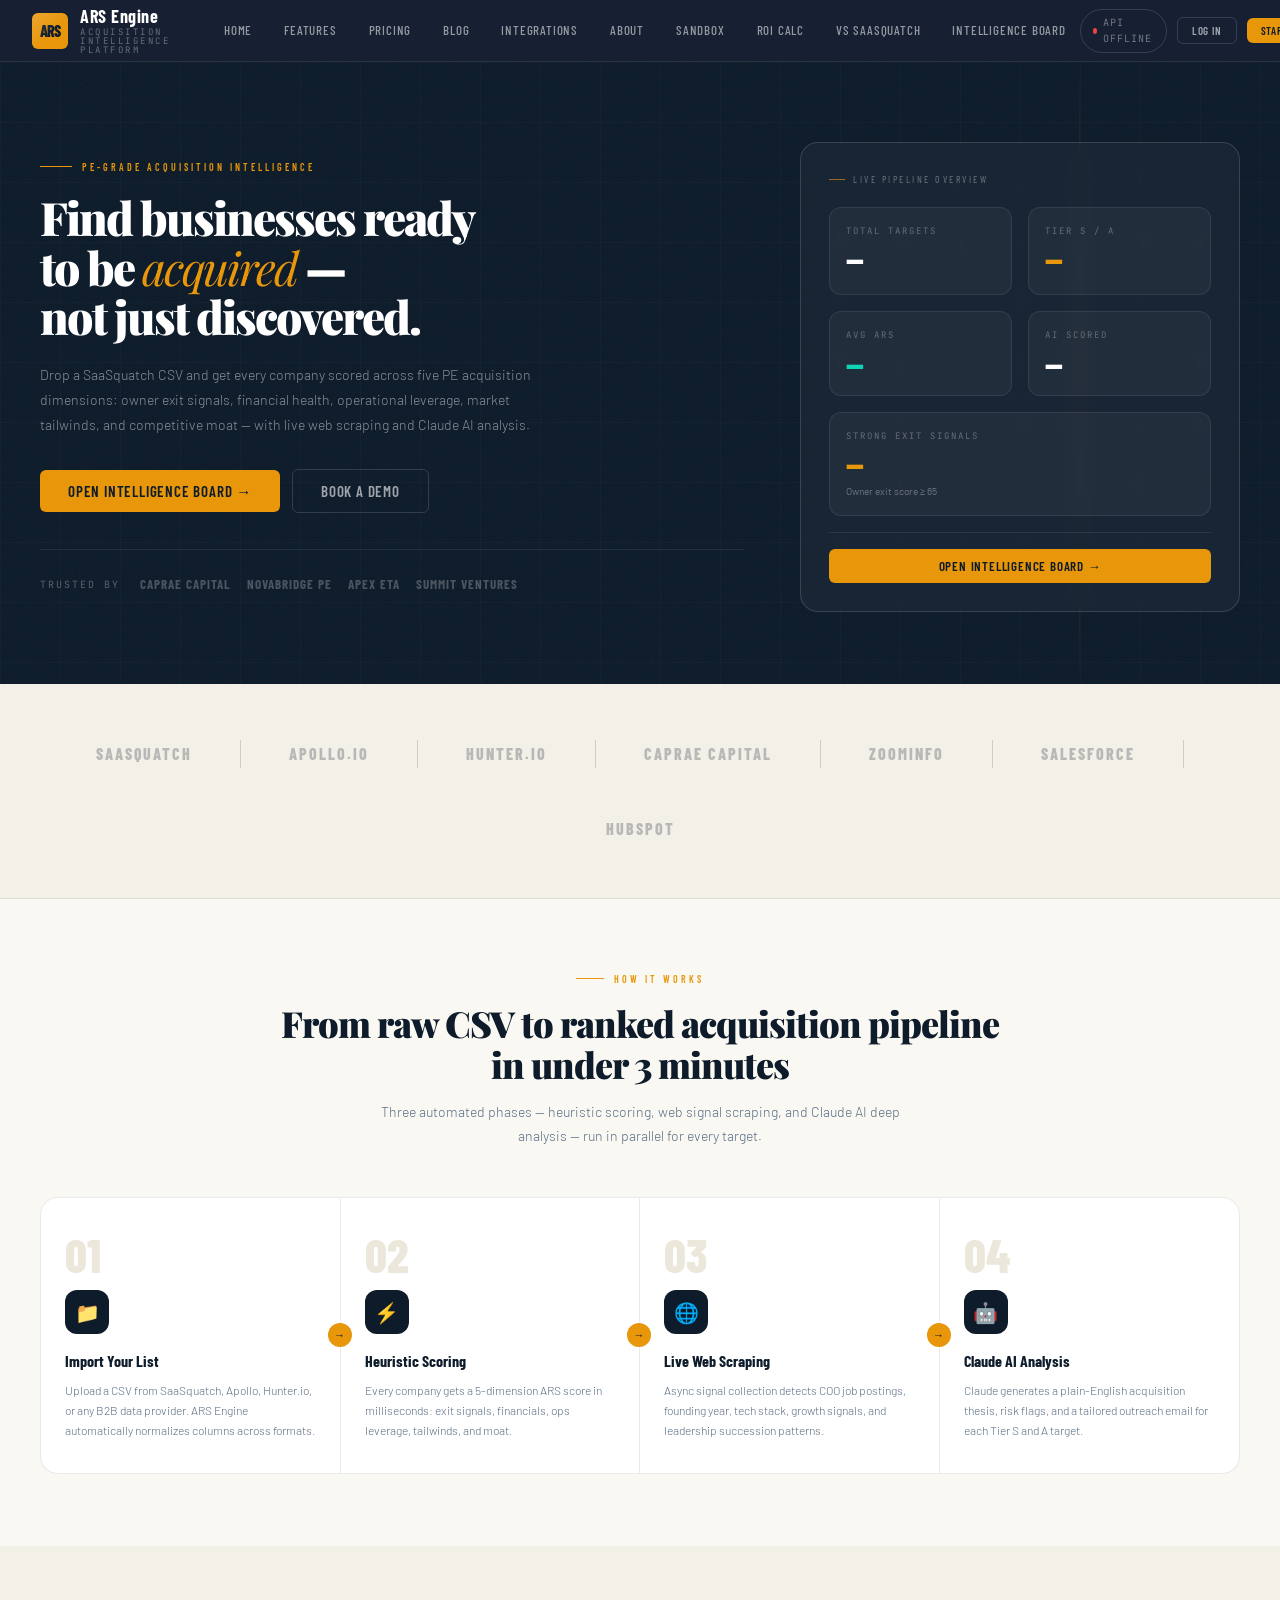
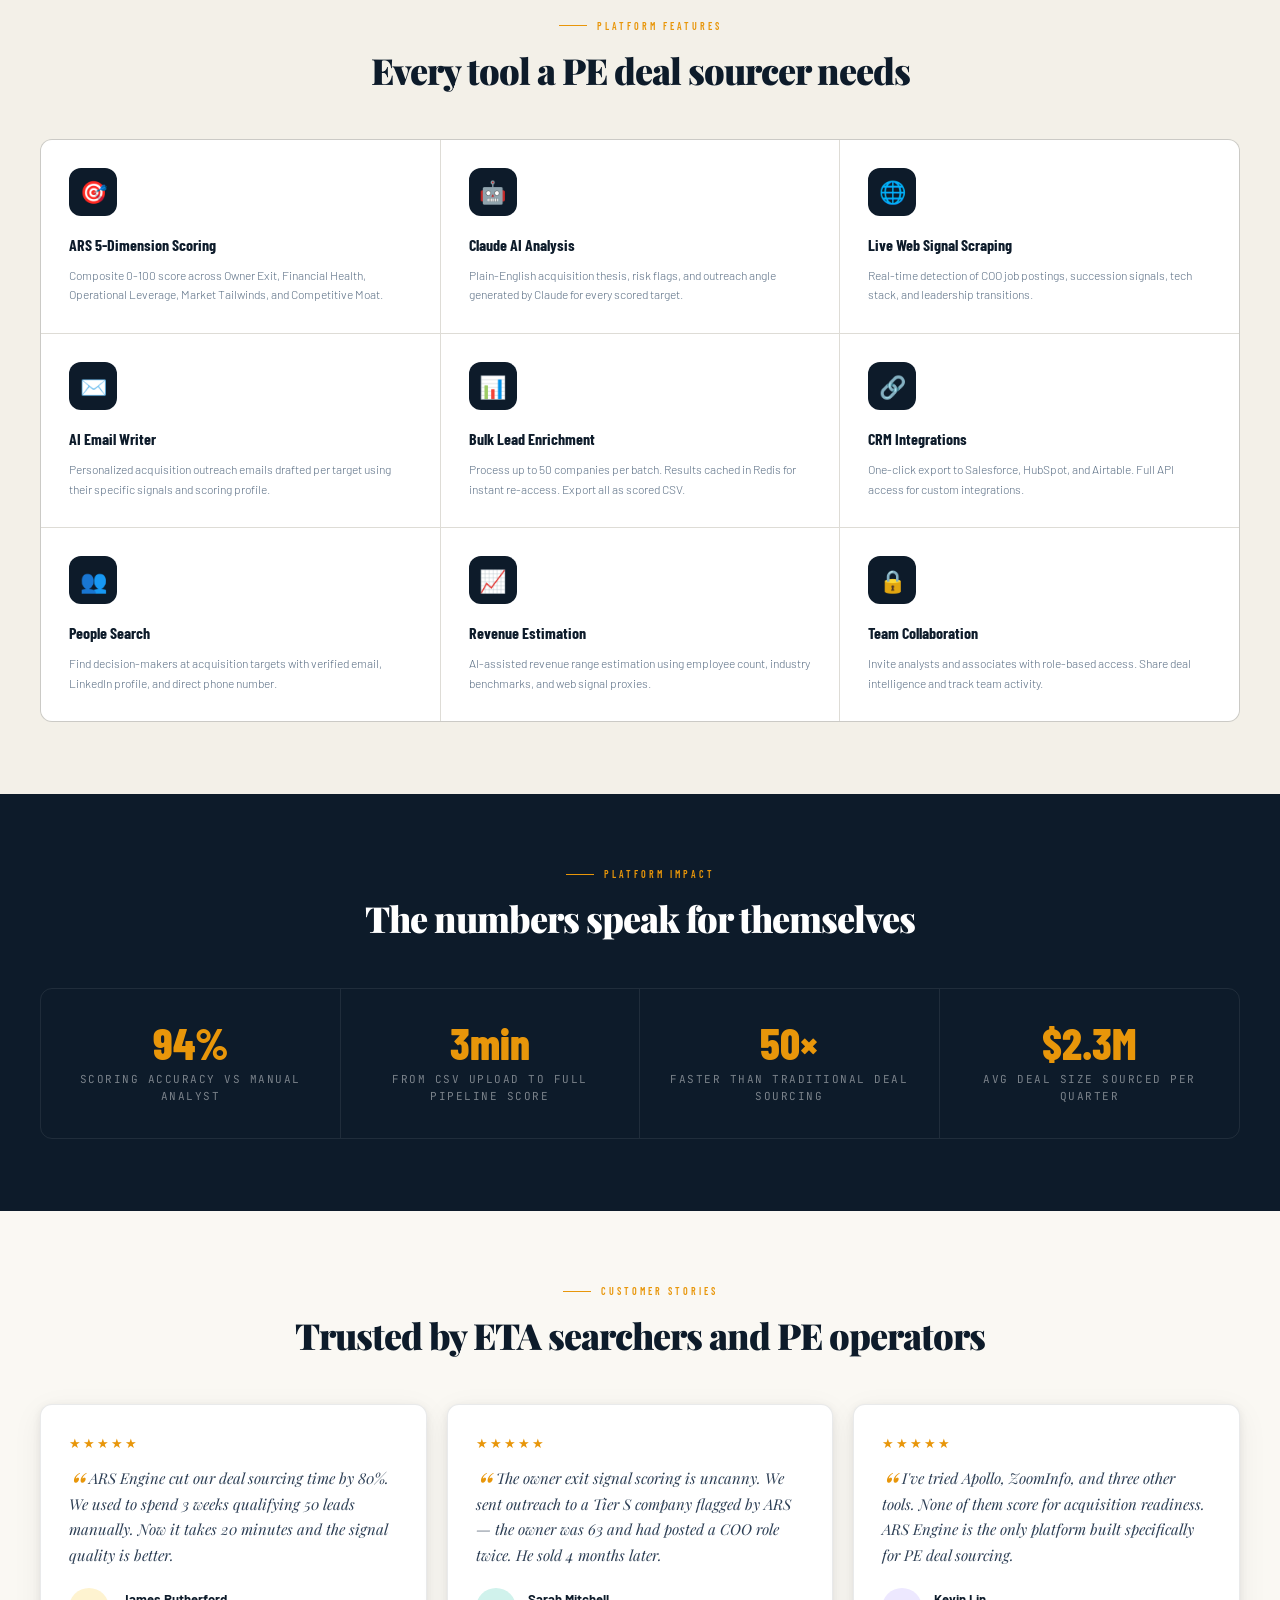
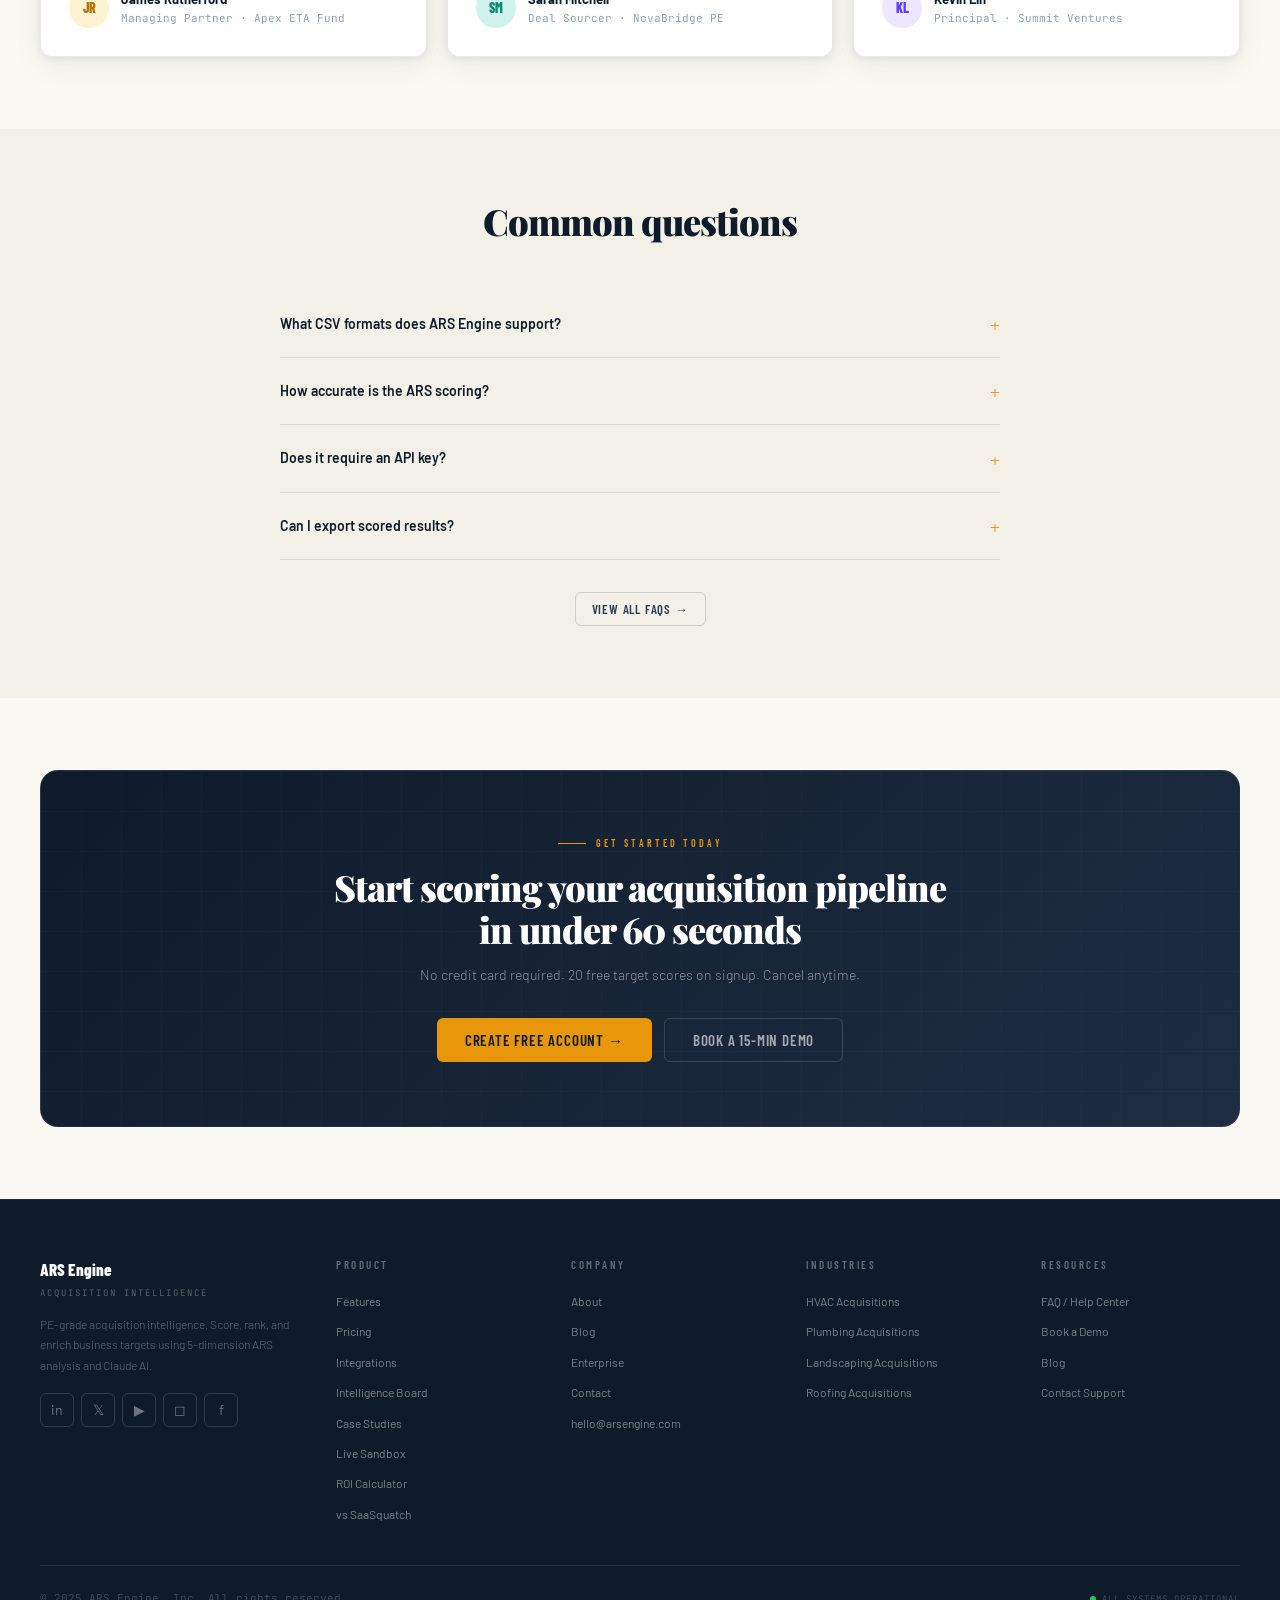
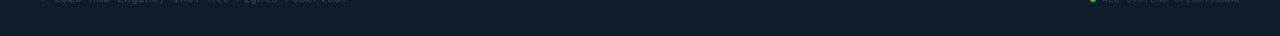
<file: frontend/index.html>
<!DOCTYPE html>
<html lang="en">
<head>
<meta charset="UTF-8">
<meta name="viewport" content="width=device-width, initial-scale=1.0">
<title>ARS Engine — Acquisition Readiness Intelligence</title>
<meta name="description" content="PE-grade acquisition intelligence platform. Score, rank, and enrich business acquisition targets using AI-powered signal analysis across 5 dimensions.">
<meta name="keywords" content="acquisition intelligence, PE deal sourcing, lead enrichment, ARS scoring, SMB acquisitions">
<meta property="og:title" content="ARS Engine — Acquisition Readiness Intelligence">
<meta property="og:description" content="Transform raw business lists into ranked acquisition targets using AI-powered signal analysis.">
<link rel="preconnect" href="https://fonts.googleapis.com">
<link href="https://fonts.googleapis.com/css2?family=Playfair+Display:ital,wght@0,400;0,700;0,900;1,400;1,700&family=Barlow:wght@300;400;500;600;700&family=Barlow+Condensed:wght@400;500;600;700;800&family=JetBrains+Mono:wght@300;400;500&family=Syne:wght@400;600;700;800&family=Instrument+Serif:ital@0;1&family=DM+Mono:wght@300;400;500&display=swap" rel="stylesheet">
<style>

/* ════ RESET ════ */
*,*::before,*::after{box-sizing:border-box;margin:0;padding:0}
a{text-decoration:none;color:inherit}
img{max-width:100%}
input,select,textarea,button{font-family:inherit}

/* ════ DESIGN TOKENS — MAIN SITE ════ */
:root{
  --navy:#0d1b2a;--navy2:#162032;--navy3:#1e2d42;--navy4:#253450;
  --cream:#faf8f3;--cream2:#f3f0e8;--cream3:#ebe7da;--cream4:#ddd8c8;
  --ink:#0d1b2a;--ink2:#2d3f55;--ink3:#5a6e84;--ink4:#8fa3b8;
  --amber:#e8960a;--amber-l:#fef3d0;--amber-d:#b57208;
  --teal:#0a8a72;--teal-l:#d0f2ec;
  --violet:#5b3df5;--violet-l:#ede8ff;
  --rose:#c0253a;--rose-l:#fde8eb;
  --border:rgba(13,27,42,0.09);--border2:rgba(13,27,42,0.16);--border3:rgba(13,27,42,0.26);
  --wborder:rgba(255,255,255,0.08);--wborder2:rgba(255,255,255,0.14);
  --r:6px;--r2:12px;--r3:18px;
  --shadow:0 2px 8px rgba(13,27,42,0.08),0 8px 32px rgba(13,27,42,0.06);
  --shadow2:0 8px 24px rgba(13,27,42,0.14),0 24px 64px rgba(13,27,42,0.16);
  --shadow3:0 0 0 1px rgba(255,255,255,0.05),0 24px 80px rgba(0,0,0,0.6);
}

/* ════ INTELLIGENCE BOARD TOKENS (second file design) ════ */
.ib-root{
  --ib-ink:#0a0a08;--ib-ink2:#2d2d28;--ib-ink3:#6b6b62;--ib-ink4:#9a9a8e;
  --ib-paper:#f8f6f0;--ib-paper2:#f0ede4;--ib-paper3:#e8e4d8;--ib-paper4:#ddd8c8;
  --ib-gold:#c9910a;--ib-gold-l:#f5e9c0;--ib-gold-m:#e8a812;
  --ib-emerald:#0f5132;--ib-emerald-l:#d1f0e0;
  --ib-sapphire:#1040a0;--ib-sapphire-l:#ddeaff;
  --ib-crimson:#8b1520;--ib-crimson-l:#fde8ea;
  --ib-amber-t:#7a4500;--ib-amber-lt:#fef0d0;
  --ib-border:rgba(10,10,8,0.10);--ib-border2:rgba(10,10,8,0.18);--ib-border3:rgba(10,10,8,0.28);
  font-family:'DM Mono',monospace;
  background:var(--ib-paper);
  color:var(--ib-ink);
}

html{font-size:14px;scroll-behavior:smooth}
body{font-family:'Barlow',sans-serif;background:var(--cream);color:var(--ink);min-height:100vh;line-height:1.6;overflow-x:hidden}
::-webkit-scrollbar{width:4px;height:4px}
::-webkit-scrollbar-track{background:transparent}
::-webkit-scrollbar-thumb{background:var(--border3);border-radius:99px}

/* ════ PAGE ROUTING ════ */
.page{display:none}
.page.active{display:block}

/* ════ TOPBAR ════ */
.topbar{background:var(--navy);height:36px;display:flex;align-items:center;justify-content:center;gap:32px;font-family:'Barlow Condensed',sans-serif;font-size:11px;letter-spacing:1.5px;text-transform:uppercase;color:rgba(255,255,255,0.45);border-bottom:1px solid var(--wborder)}
.topbar-item{display:flex;align-items:center;gap:6px}
.topbar-item span{color:var(--amber);font-weight:600}

/* ════ HEADER ════ */
.hdr{background:var(--navy2);height:62px;display:flex;align-items:center;justify-content:space-between;padding:0 32px;position:sticky;top:0;z-index:200;border-bottom:1px solid var(--wborder)}
.hdr-left{display:flex;align-items:center}
.logo-mark{width:36px;height:36px;background:var(--amber);border-radius:6px;display:flex;align-items:center;justify-content:center;margin-right:12px;flex-shrink:0;position:relative;overflow:hidden;cursor:pointer}
.logo-mark::before{content:'';position:absolute;inset:0;background:linear-gradient(135deg,rgba(255,255,255,0.15) 0%,transparent 60%)}
.logo-mark-inner{font-family:'Barlow Condensed',sans-serif;font-size:16px;font-weight:800;color:var(--navy);letter-spacing:-1px}
.logo-text{cursor:pointer}
.logo-name{font-family:'Barlow Condensed',sans-serif;font-size:18px;font-weight:700;color:#fff;letter-spacing:0.5px;line-height:1;display:block}
.logo-sub{font-size:9px;letter-spacing:2.5px;text-transform:uppercase;color:rgba(255,255,255,0.35);font-family:'JetBrains Mono',monospace;line-height:1;margin-top:3px;display:block}
.hdr-nav{display:flex;align-items:center;gap:4px;margin-left:40px}
.hdr-nav-item{font-family:'Barlow Condensed',sans-serif;font-size:13px;font-weight:500;letter-spacing:0.8px;color:rgba(255,255,255,0.55);padding:6px 14px;border-radius:var(--r);cursor:pointer;transition:all .15s;text-transform:uppercase;white-space:nowrap}
.hdr-nav-item:hover{color:#fff;background:var(--wborder)}
.hdr-nav-item.active{color:var(--amber);background:rgba(232,150,10,0.08);border-bottom:2px solid var(--amber)}
.hdr-right{display:flex;align-items:center;gap:10px}
.api-pill{display:flex;align-items:center;gap:6px;padding:5px 12px;border:1px solid var(--wborder2);border-radius:99px;font-size:10px;letter-spacing:1px;text-transform:uppercase;font-family:'JetBrains Mono',monospace;color:rgba(255,255,255,0.4)}
.api-dot{width:6px;height:6px;border-radius:50%;background:#ef4444;transition:background .3s}
.api-dot.ok{background:#22c55e}
.mobile-menu-btn{display:none;background:transparent;border:1px solid var(--wborder2);border-radius:var(--r);padding:6px 10px;color:rgba(255,255,255,0.7);cursor:pointer;font-size:16px}

/* ════ GLOBAL BUTTONS ════ */
.btn{font-family:'Barlow Condensed',sans-serif;font-size:13px;letter-spacing:0.8px;text-transform:uppercase;border-radius:var(--r);cursor:pointer;transition:all .15s;border:none;font-weight:600;display:inline-flex;align-items:center;gap:7px;white-space:nowrap}
.btn-amber{background:var(--amber);color:var(--navy);padding:9px 20px}
.btn-amber:hover{background:var(--amber-d);transform:translateY(-1px);box-shadow:0 4px 16px rgba(232,150,10,0.35)}
.btn-ghost-dark{background:transparent;border:1px solid var(--wborder2);color:rgba(255,255,255,0.6);padding:8px 18px}
.btn-ghost-dark:hover{background:var(--wborder);color:#fff}
.btn-outline{background:transparent;border:1px solid var(--border2);color:var(--ink2);padding:8px 16px}
.btn-outline:hover{border-color:var(--border3);color:var(--ink);background:var(--cream2)}
.btn-navy{background:var(--navy);color:#fff;padding:9px 20px}
.btn-navy:hover{background:var(--navy3)}
.btn-teal{background:var(--teal);color:#fff;padding:9px 20px}
.btn-teal:hover{background:#079980;transform:translateY(-1px);box-shadow:0 4px 16px rgba(10,138,114,0.3)}
.btn-lg{font-size:15px;padding:12px 28px}
.btn-sm{font-size:11px;padding:6px 14px}
.btn:disabled{opacity:.4;cursor:not-allowed;transform:none!important;box-shadow:none!important}

/* ════ SECTION UTILS ════ */
.section{padding:72px 40px}
.section-inner{max-width:1200px;margin:0 auto}
.section-dark{background:var(--navy);color:#fff}
.section-cream2{background:var(--cream2)}
.section-eyebrow{display:flex;align-items:center;gap:10px;margin-bottom:16px}
.section-eyebrow-line{width:28px;height:1px;background:var(--amber)}
.section-eyebrow-text{font-family:'Barlow Condensed',sans-serif;font-size:10px;letter-spacing:3px;text-transform:uppercase;color:var(--amber);font-weight:600}
.section-title{font-family:'Playfair Display',serif;font-size:36px;font-weight:900;line-height:1.15;letter-spacing:-1px;margin-bottom:14px}
.section-title-dark{color:#fff}
.section-sub{font-size:14px;color:var(--ink3);max-width:560px;line-height:1.75;font-weight:300}
.section-sub-dark{color:rgba(255,255,255,0.55)}
.section-header{margin-bottom:48px}
.text-center{text-align:center}
.text-center .section-sub{margin-left:auto;margin-right:auto}

/* ════ HERO ════ */
.hero{background:var(--navy);position:relative;overflow:hidden;padding:80px 40px 72px}
.hero::before{content:'';position:absolute;inset:0;background-image:url("data:image/svg+xml,%3Csvg viewBox='0 0 256 256' xmlns='http://www.w3.org/2000/svg'%3E%3Cfilter id='n'%3E%3CfeTurbulence type='fractalNoise' baseFrequency='0.9' numOctaves='4' stitchTiles='stitch'/%3E%3C/filter%3E%3Crect width='100%25' height='100%25' filter='url(%23n)' opacity='0.04'/%3E%3C/svg%3E");pointer-events:none;z-index:0;opacity:.6}
.hero::after{content:'';position:absolute;top:0;right:200px;width:1px;height:100%;background:linear-gradient(to bottom,transparent,rgba(232,150,10,.3),transparent);pointer-events:none}
.hero-grid{position:absolute;inset:0;background-image:linear-gradient(rgba(255,255,255,.02) 1px,transparent 1px),linear-gradient(90deg,rgba(255,255,255,.02) 1px,transparent 1px);background-size:60px 60px;pointer-events:none}
.hero-inner{position:relative;z-index:1;display:grid;grid-template-columns:1fr 440px;gap:56px;align-items:center;max-width:1300px;margin:0 auto}
.hero-eyebrow{display:flex;align-items:center;gap:10px;margin-bottom:18px}
.hero-eyebrow-line{width:32px;height:1px;background:var(--amber)}
.hero-eyebrow-text{font-family:'Barlow Condensed',sans-serif;font-size:10px;letter-spacing:3px;text-transform:uppercase;color:var(--amber);font-weight:600}
.hero h1{font-family:'Playfair Display',serif;font-size:46px;font-weight:900;line-height:1.08;color:#fff;letter-spacing:-2px;margin-bottom:20px}
.hero h1 em{font-style:italic;font-weight:400;color:var(--amber)}
.hero-sub{font-size:14px;color:rgba(255,255,255,0.5);max-width:500px;line-height:1.8;margin-bottom:32px;font-weight:300}
.hero-actions{display:flex;gap:12px;align-items:center;flex-wrap:wrap;margin-bottom:36px}
.hero-trust{display:flex;align-items:center;gap:20px;padding-top:24px;border-top:1px solid var(--wborder)}
.hero-trust-label{font-size:10px;letter-spacing:2px;text-transform:uppercase;color:rgba(255,255,255,.3);font-family:'JetBrains Mono',monospace}
.hero-trust-logos{display:flex;gap:16px;align-items:center;flex-wrap:wrap}
.hero-trust-logo{font-family:'Barlow Condensed',sans-serif;font-size:13px;font-weight:700;color:rgba(255,255,255,.25);letter-spacing:1px;text-transform:uppercase}
.stats-panel{background:rgba(255,255,255,.04);border:1px solid var(--wborder2);border-radius:var(--r3);padding:28px;backdrop-filter:blur(8px)}
.stats-panel-title{font-family:'Barlow Condensed',sans-serif;font-size:10px;letter-spacing:2.5px;text-transform:uppercase;color:rgba(255,255,255,.35);margin-bottom:20px;display:flex;align-items:center;gap:8px}
.stats-panel-title::before{content:'';width:16px;height:1px;background:var(--amber);opacity:.6}
.stats-grid{display:grid;grid-template-columns:1fr 1fr;gap:16px}
.stat-box{background:rgba(255,255,255,.04);border:1px solid var(--wborder);border-radius:var(--r2);padding:16px}
.stat-label{font-size:9px;letter-spacing:2px;text-transform:uppercase;color:rgba(255,255,255,.3);margin-bottom:6px;font-family:'JetBrains Mono',monospace}
.stat-val{font-family:'Barlow Condensed',sans-serif;font-size:30px;font-weight:800;color:#fff;line-height:1}
.stat-val.amber{color:var(--amber)}
.stat-val.teal{color:#0fd4b4}
.stat-sub{font-size:10px;color:rgba(255,255,255,.35);margin-top:4px}

/* ════ HOW IT WORKS ════ */
.hiw-grid{display:grid;grid-template-columns:repeat(4,1fr);gap:0;border:1px solid var(--border);border-radius:var(--r3);overflow:hidden;background:#fff}
.hiw-step{padding:32px 24px;position:relative;border-right:1px solid var(--border)}
.hiw-step:last-child{border-right:none}
.hiw-num{font-family:'Barlow Condensed',sans-serif;font-size:48px;font-weight:800;color:var(--cream3);line-height:1;margin-bottom:12px}
.hiw-icon{width:44px;height:44px;border-radius:var(--r2);background:var(--navy);display:flex;align-items:center;justify-content:center;font-size:20px;margin-bottom:14px}
.hiw-title{font-family:'Barlow Condensed',sans-serif;font-size:16px;font-weight:700;color:var(--ink);margin-bottom:8px}
.hiw-desc{font-size:12px;color:var(--ink3);line-height:1.65;font-weight:300}
.hiw-arrow{position:absolute;right:-12px;top:50%;transform:translateY(-50%);z-index:1;width:24px;height:24px;background:var(--amber);border-radius:50%;display:flex;align-items:center;justify-content:center;font-size:11px;color:var(--navy);font-weight:700}
.hiw-step:last-child .hiw-arrow{display:none}

/* ════ FEATURES ════ */
.features-grid{display:grid;grid-template-columns:repeat(3,1fr);gap:1px;background:var(--border);border:1px solid var(--border);border-radius:var(--r2);overflow:hidden}
.feat-card{background:#fff;padding:28px;transition:background .15s}
.feat-card:hover{background:var(--cream2)}
.feat-icon{width:48px;height:48px;border-radius:var(--r2);background:var(--navy);display:flex;align-items:center;justify-content:center;font-size:22px;margin-bottom:16px}
.feat-title{font-family:'Barlow Condensed',sans-serif;font-size:16px;font-weight:700;color:var(--ink);margin-bottom:8px}
.feat-desc{font-size:12px;color:var(--ink3);line-height:1.65;font-weight:300}

/* ════ TESTIMONIALS ════ */
.testimonials-grid{display:grid;grid-template-columns:repeat(3,1fr);gap:20px}
.tcard{background:#fff;border:1px solid var(--border);border-radius:var(--r2);padding:28px;box-shadow:var(--shadow)}
.tcard-quote{font-family:'Playfair Display',serif;font-size:15px;color:var(--ink2);line-height:1.7;margin-bottom:20px;font-style:italic}
.tcard-quote::before{content:'\201C';font-size:40px;color:var(--amber);line-height:0;vertical-align:-18px;margin-right:4px}
.tcard-author{display:flex;align-items:center;gap:12px}
.tcard-av{width:40px;height:40px;border-radius:50%;display:flex;align-items:center;justify-content:center;font-family:'Barlow Condensed',sans-serif;font-size:14px;font-weight:800;flex-shrink:0}
.tcard-name{font-weight:700;font-size:13px;color:var(--ink)}
.tcard-role{font-size:11px;color:var(--ink4);font-family:'JetBrains Mono',monospace}
.stars{color:var(--amber);font-size:13px;margin-bottom:12px;letter-spacing:2px}

/* ════ PRICING ════ */
.pricing-grid{display:grid;grid-template-columns:repeat(3,1fr);gap:20px;max-width:960px;margin:0 auto}
.price-card{background:#fff;border:1px solid var(--border);border-radius:var(--r3);padding:32px;position:relative;box-shadow:var(--shadow)}
.price-card.featured{border:2px solid var(--amber);background:var(--navy);color:#fff}
.price-badge{position:absolute;top:-12px;left:50%;transform:translateX(-50%);background:var(--amber);color:var(--navy);font-family:'Barlow Condensed',sans-serif;font-size:10px;font-weight:800;letter-spacing:2px;text-transform:uppercase;padding:4px 16px;border-radius:99px}
.price-name{font-family:'Barlow Condensed',sans-serif;font-size:14px;font-weight:700;letter-spacing:2px;text-transform:uppercase;margin-bottom:8px;color:var(--ink4)}
.price-card.featured .price-name{color:rgba(255,255,255,.5)}
.price-amt{font-family:'Barlow Condensed',sans-serif;font-size:48px;font-weight:800;line-height:1;color:var(--ink);margin-bottom:4px}
.price-card.featured .price-amt{color:#fff}
.price-period{font-size:12px;color:var(--ink4);margin-bottom:24px}
.price-card.featured .price-period{color:rgba(255,255,255,.4)}
.price-features{list-style:none;margin-bottom:28px}
.price-features li{display:flex;align-items:center;gap:8px;padding:7px 0;border-bottom:1px solid var(--border);font-size:12px;color:var(--ink2)}
.price-card.featured .price-features li{border-color:var(--wborder);color:rgba(255,255,255,.7)}
.price-features li:last-child{border-bottom:none}
.price-check{width:16px;height:16px;border-radius:50%;background:var(--teal-l);color:var(--teal);display:flex;align-items:center;justify-content:center;font-size:10px;flex-shrink:0;font-weight:700}
.price-card.featured .price-check{background:rgba(10,138,114,.3);color:#4fd4bc}

/* ════ TRUST BAR ════ */
.trust-bar{display:flex;align-items:center;justify-content:center;gap:48px;padding:32px;flex-wrap:wrap}
.trust-logo{font-family:'Barlow Condensed',sans-serif;font-size:16px;font-weight:800;letter-spacing:2px;text-transform:uppercase;opacity:.25;color:var(--ink)}
.trust-divider{width:1px;height:28px;background:var(--border2)}

/* ════ ROI ════ */
.roi-grid{display:grid;grid-template-columns:repeat(4,1fr);gap:0;border:1px solid var(--wborder);border-radius:var(--r2);overflow:hidden}
.roi-item{padding:32px 24px;text-align:center;border-right:1px solid var(--wborder)}
.roi-item:last-child{border-right:none}
.roi-num{font-family:'Barlow Condensed',sans-serif;font-size:44px;font-weight:800;color:var(--amber);line-height:1;margin-bottom:6px}
.roi-label{font-size:11px;color:rgba(255,255,255,.45);letter-spacing:1.5px;text-transform:uppercase;font-family:'JetBrains Mono',monospace}

/* ════ CTA BOX ════ */
.cta-box{background:linear-gradient(135deg,var(--navy) 0%,var(--navy3) 100%);border-radius:var(--r3);padding:64px;text-align:center;position:relative;overflow:hidden;border:1px solid var(--wborder)}
.cta-box::before{content:'';position:absolute;inset:0;background-image:linear-gradient(rgba(255,255,255,.02) 1px,transparent 1px),linear-gradient(90deg,rgba(255,255,255,.02) 1px,transparent 1px);background-size:40px 40px;pointer-events:none}

/* ════ FAQ ════ */
.faq-list{max-width:720px;margin:0 auto}
.faq-item{border-bottom:1px solid var(--border);padding:4px 0}
.faq-q{display:flex;align-items:center;justify-content:space-between;padding:18px 0;cursor:pointer;font-size:14px;font-weight:600;color:var(--ink);gap:16px;transition:color .15s}
.faq-q:hover{color:var(--amber)}
.faq-icon{font-size:20px;color:var(--amber);flex-shrink:0;transition:transform .2s;font-weight:300;line-height:1}
.faq-item.open .faq-icon{transform:rotate(45deg)}
.faq-a{font-size:13px;color:var(--ink3);line-height:1.75;padding:0 0 18px;display:none;font-weight:300}
.faq-item.open .faq-a{display:block}

/* ════ BLOG CARDS ════ */
.blog-grid{display:grid;grid-template-columns:repeat(3,1fr);gap:24px}
.blog-card{background:#fff;border:1px solid var(--border);border-radius:var(--r2);overflow:hidden;cursor:pointer;transition:all .2s;box-shadow:var(--shadow)}
.blog-card:hover{transform:translateY(-2px);box-shadow:var(--shadow2)}
.blog-card-img{height:190px;display:flex;align-items:center;justify-content:center;font-size:52px;position:relative;overflow:hidden}
.blog-card-cat{position:absolute;top:12px;left:12px;background:var(--amber);color:var(--navy);font-family:'Barlow Condensed',sans-serif;font-size:9px;font-weight:800;letter-spacing:2px;text-transform:uppercase;padding:4px 10px;border-radius:3px;z-index:1}
.blog-card-body{padding:22px}
.blog-card-title{font-family:'Playfair Display',serif;font-size:17px;font-weight:700;color:var(--ink);line-height:1.35;margin-bottom:10px}
.blog-card-excerpt{font-size:12px;color:var(--ink3);line-height:1.65;margin-bottom:14px;font-weight:300}
.blog-card-meta{display:flex;align-items:center;gap:12px;font-size:10px;color:var(--ink4);font-family:'JetBrains Mono',monospace}
.blog-tag{display:inline-flex;padding:2px 8px;border-radius:3px;font-family:'Barlow Condensed',sans-serif;font-size:9px;font-weight:700;letter-spacing:1px;text-transform:uppercase}
.tag-strategy{background:var(--teal-l);color:var(--teal)}
.tag-ai{background:var(--violet-l);color:var(--violet)}
.tag-product{background:var(--amber-l);color:var(--amber-d)}
.tag-case{background:var(--rose-l);color:var(--rose)}

/* ════ PAGE HEADER ════ */
.page-hdr{background:var(--navy);padding:48px 40px 40px;position:relative;overflow:hidden}
.page-hdr::before{content:'';position:absolute;inset:0;background-image:linear-gradient(rgba(255,255,255,.015) 1px,transparent 1px),linear-gradient(90deg,rgba(255,255,255,.015) 1px,transparent 1px);background-size:50px 50px;pointer-events:none}
.page-hdr-inner{max-width:1200px;margin:0 auto;position:relative;z-index:1}
.page-hdr h1{font-family:'Playfair Display',serif;font-size:36px;font-weight:900;color:#fff;letter-spacing:-1px;margin-bottom:10px}
.page-hdr p{font-size:14px;color:rgba(255,255,255,.5);max-width:560px;line-height:1.7;font-weight:300}

/* ════ CONTACT ════ */
.contact-grid{display:grid;grid-template-columns:1fr 400px;gap:48px;align-items:start}
.contact-info-card{background:var(--navy);border-radius:var(--r2);padding:32px;color:#fff}
.contact-info-item{display:flex;gap:14px;margin-bottom:28px}
.contact-info-item:last-child{margin-bottom:0}
.contact-info-icon{width:40px;height:40px;border-radius:var(--r);background:rgba(255,255,255,.06);border:1px solid var(--wborder);display:flex;align-items:center;justify-content:center;font-size:18px;flex-shrink:0}
.contact-info-label{font-size:10px;letter-spacing:2px;text-transform:uppercase;color:rgba(255,255,255,.35);margin-bottom:4px;font-family:'JetBrains Mono',monospace}
.contact-info-val{font-size:13px;color:rgba(255,255,255,.8);font-weight:500}
.contact-info-sub{font-size:11px;color:rgba(255,255,255,.4);font-weight:300;margin-top:2px}
.form-group{margin-bottom:18px}
.form-group label{display:block;font-size:11px;letter-spacing:1.5px;text-transform:uppercase;color:var(--ink4);margin-bottom:7px;font-family:'JetBrains Mono',monospace}
.form-control{width:100%;background:var(--cream2);border:1px solid var(--border2);border-radius:var(--r);padding:10px 14px;font-family:'Barlow',sans-serif;font-size:13px;color:var(--ink);transition:all .15s}
.form-control:focus{outline:none;border-color:var(--amber);box-shadow:0 0 0 3px rgba(232,150,10,.12);background:#fff}
.form-control::placeholder{color:var(--ink4)}
textarea.form-control{min-height:120px;resize:vertical}
select.form-control{appearance:none;cursor:pointer}
.form-row{display:grid;grid-template-columns:1fr 1fr;gap:16px}

/* ════ SOCIAL BUTTONS ════ */
.footer-social{display:flex;gap:8px}
.social-btn{width:34px;height:34px;border:1px solid var(--wborder2);border-radius:var(--r);display:flex;align-items:center;justify-content:center;color:rgba(255,255,255,.4);font-size:14px;cursor:pointer;transition:all .15s;text-decoration:none}
.social-btn:hover{background:var(--wborder);color:#fff}

/* ════ INTEGRATIONS ════ */
.integrations-grid{display:grid;grid-template-columns:repeat(4,1fr);gap:16px}
.int-card{background:#fff;border:1px solid var(--border);border-radius:var(--r2);padding:24px;text-align:center;transition:all .2s;box-shadow:var(--shadow)}
.int-card:hover{border-color:var(--amber);transform:translateY(-2px);box-shadow:var(--shadow2)}
.int-icon{width:60px;height:60px;border-radius:var(--r2);background:var(--cream2);border:1px solid var(--border);display:flex;align-items:center;justify-content:center;font-size:28px;margin:0 auto 14px}
.int-name{font-family:'Barlow Condensed',sans-serif;font-size:15px;font-weight:700;color:var(--ink);margin-bottom:6px}
.int-desc{font-size:11px;color:var(--ink4);line-height:1.55}
.int-status{display:inline-block;margin-top:12px;font-size:9px;letter-spacing:1.5px;text-transform:uppercase;font-family:'Barlow Condensed',sans-serif;font-weight:700;padding:3px 10px;border-radius:99px}
.int-status.available{background:var(--teal-l);color:var(--teal)}
.int-status.coming{background:var(--cream3);color:var(--ink4)}

/* ════ FOOTER ════ */
.footer{background:var(--navy);border-top:1px solid var(--wborder);padding:64px 40px 32px}
.footer-grid{display:grid;grid-template-columns:280px repeat(4,1fr);gap:40px;max-width:1200px;margin:0 auto;padding-bottom:48px;border-bottom:1px solid var(--wborder)}
.footer-desc{font-size:12px;color:rgba(255,255,255,.35);line-height:1.7;margin-bottom:20px;font-weight:300}
.footer-col-title{font-family:'Barlow Condensed',sans-serif;font-size:11px;letter-spacing:2.5px;text-transform:uppercase;color:rgba(255,255,255,.35);margin-bottom:16px;font-weight:600}
.footer-links{list-style:none;display:flex;flex-direction:column;gap:8px}
.footer-links a{font-size:12px;color:rgba(255,255,255,.45);cursor:pointer;transition:color .15s}
.footer-links a:hover{color:#fff}
.footer-bottom{max-width:1200px;margin:0 auto;padding-top:28px;display:flex;align-items:center;justify-content:space-between;font-size:11px;color:rgba(255,255,255,.25)}
.footer-bottom-links{display:flex;gap:20px}
.footer-bottom-links a{color:rgba(255,255,255,.25);cursor:pointer;transition:color .15s}
.footer-bottom-links a:hover{color:rgba(255,255,255,.6)}
.footer-badge{display:flex;align-items:center;gap:6px;font-family:'JetBrains Mono',monospace;font-size:9px;letter-spacing:1px;text-transform:uppercase}
.footer-badge-dot{width:6px;height:6px;border-radius:50%;background:#22c55e}

/* ════ ENTERPRISE ════ */
.ent-features-grid{display:grid;grid-template-columns:1fr 1fr;gap:20px}
.ent-feat{display:flex;gap:16px;align-items:flex-start;padding:20px;background:#fff;border:1px solid var(--border);border-radius:var(--r2)}
.ent-feat-icon{width:44px;height:44px;border-radius:var(--r);background:var(--navy);display:flex;align-items:center;justify-content:center;font-size:20px;flex-shrink:0}
.ent-feat-title{font-weight:700;font-size:14px;color:var(--ink);margin-bottom:4px}
.ent-feat-desc{font-size:12px;color:var(--ink3);line-height:1.6;font-weight:300}

/* ════ DEMO ════ */
.demo-grid{display:grid;grid-template-columns:1fr 440px;gap:56px;align-items:start}
.demo-features{list-style:none;margin:24px 0 0}
.demo-features li{display:flex;align-items:flex-start;gap:10px;padding:12px 0;border-bottom:1px solid var(--wborder);font-size:13px;color:rgba(255,255,255,.65)}
.demo-features li:last-child{border-bottom:none}
.demo-check{width:20px;height:20px;border-radius:50%;background:rgba(10,138,114,.3);border:1px solid var(--teal);display:flex;align-items:center;justify-content:center;font-size:11px;color:#4fd4bc;flex-shrink:0}

/* ════ CASE STUDIES ════ */
.case-grid{display:grid;grid-template-columns:1fr 1fr;gap:24px}
.case-card{background:#fff;border:1px solid var(--border);border-radius:var(--r2);overflow:hidden;cursor:pointer;transition:all .2s;box-shadow:var(--shadow)}
.case-card:hover{transform:translateY(-2px);box-shadow:var(--shadow2)}
.case-header{background:var(--navy);padding:24px;position:relative;overflow:hidden}
.case-header::after{content:'';position:absolute;bottom:-1px;left:0;right:0;height:3px;background:var(--amber)}
.case-kpi-grid{display:grid;grid-template-columns:repeat(3,1fr);gap:12px;padding:20px}
.case-kpi{text-align:center}
.case-kpi-val{font-family:'Barlow Condensed',sans-serif;font-size:28px;font-weight:800;color:var(--amber)}
.case-kpi-label{font-size:10px;color:var(--ink4);letter-spacing:1px;text-transform:uppercase;font-family:'JetBrains Mono',monospace}
.case-body{padding:0 20px 20px}
.case-body p{font-size:12px;color:var(--ink3);line-height:1.65;font-weight:300}

/* ════ TOAST ════ */
.toast{position:fixed;bottom:24px;right:24px;background:var(--navy);color:#fff;padding:12px 20px;border-radius:var(--r);font-size:12px;z-index:400;transform:translateY(20px);opacity:0;transition:all .3s;box-shadow:var(--shadow2);border-left:3px solid var(--amber);max-width:320px;font-weight:500}
.toast.show{transform:translateY(0);opacity:1}
.toast.err{border-left-color:var(--rose)}
.toast.ok{border-left-color:var(--teal)}

/* ════ ABOUT ════ */
.about-team-grid{display:grid;grid-template-columns:repeat(4,1fr);gap:16px}
.about-team-card{background:#fff;border:1px solid var(--border);border-radius:var(--r2);padding:20px;text-align:center}
.about-team-av{width:64px;height:64px;border-radius:50%;margin:0 auto 12px;display:flex;align-items:center;justify-content:center;font-family:'Barlow Condensed',sans-serif;font-size:20px;font-weight:800}
.about-team-name{font-weight:700;font-size:14px;color:var(--ink);margin-bottom:4px}
.about-team-role{font-size:11px;color:var(--ink4);font-family:'JetBrains Mono',monospace}
.mission-grid{display:grid;grid-template-columns:1fr 1fr 1fr;gap:0;border:1px solid var(--border);border-radius:var(--r2);overflow:hidden;margin-top:40px}
.mission-cell{padding:28px;border-right:1px solid var(--border);background:#fff}
.mission-cell:last-child{border-right:none}
.mission-num{font-family:'Barlow Condensed',sans-serif;font-size:40px;font-weight:800;color:var(--amber);line-height:1;margin-bottom:6px}
.mission-label{font-family:'Barlow Condensed',sans-serif;font-size:13px;font-weight:700;color:var(--ink);margin-bottom:6px}
.mission-desc{font-size:12px;color:var(--ink3);line-height:1.65;font-weight:300}

/* ════ RESPONSIVE ════ */
@media(max-width:1100px){
  .hero-inner,.demo-grid,.contact-grid{grid-template-columns:1fr;gap:32px}
  .hiw-grid{grid-template-columns:1fr 1fr}
  .blog-grid,.testimonials-grid{grid-template-columns:1fr 1fr}
  .footer-grid{grid-template-columns:1fr 1fr 1fr}
  .integrations-grid{grid-template-columns:1fr 1fr}
  .roi-grid{grid-template-columns:1fr 1fr}
}
@media(max-width:768px){
  .hdr{padding:0 16px}
  .hdr-nav{display:none}
  .mobile-menu-btn{display:flex}
  .hero{padding:48px 20px 40px}
  .hero h1{font-size:32px}
  .section{padding:48px 20px}
  .features-grid,.pricing-grid,.blog-grid,.testimonials-grid,.ent-features-grid,.case-grid,.about-team-grid,.mission-grid{grid-template-columns:1fr}
  .footer-grid{grid-template-columns:1fr 1fr}
  .trust-bar{gap:24px}
  .topbar{display:none}
}

/* ═══════════════════════════════════════════════════
   INTELLIGENCE BOARD STYLES (second file, scoped)
   ═══════════════════════════════════════════════════ */
.ib-root{background:var(--ib-paper,#f8f6f0);min-height:100vh}

/* IB Header */
.ib-hdr{position:sticky;top:0;z-index:100;background:var(--ib-ink,#0a0a08);height:54px;display:flex;align-items:center;justify-content:space-between;padding:0 28px;border-bottom:1px solid rgba(255,255,255,0.06)}
.ib-logo{display:flex;align-items:center;gap:12px}
.ib-wordmark{font-family:'Syne',sans-serif;font-size:17px;font-weight:800;color:#f8f6f0;letter-spacing:-0.3px}
.ib-badge{font-size:9px;font-weight:500;letter-spacing:2px;text-transform:uppercase;color:var(--ib-gold-m,#e8a812);border:1px solid var(--ib-gold,#c9910a);padding:2px 8px;border-radius:4px}
.ib-actions{display:flex;gap:10px;align-items:center}
.ib-btn{font-family:'DM Mono',monospace;font-size:12px;border-radius:8px;cursor:pointer;transition:all .15s;border:none;font-weight:500;display:inline-flex;align-items:center;gap:6px;white-space:nowrap}
.ib-btn-ghost{background:transparent;border:1px solid rgba(248,246,240,0.18);color:rgba(248,246,240,0.65);padding:7px 15px}
.ib-btn-ghost:hover{background:rgba(248,246,240,0.08);color:#f8f6f0}
.ib-btn-gold{background:var(--ib-gold-m,#e8a812);color:var(--ib-ink,#0a0a08);padding:7px 17px;font-weight:600}
.ib-btn-gold:hover{background:var(--ib-gold,#c9910a)}
.ib-btn-outline{background:transparent;border:1px solid var(--ib-border2,rgba(10,10,8,0.18));color:var(--ib-ink2,#2d2d28);padding:7px 15px}
.ib-btn-outline:hover{border-color:var(--ib-border3,rgba(10,10,8,0.28));color:var(--ib-ink,#0a0a08)}
.ib-btn-dark{background:var(--ib-ink,#0a0a08);color:var(--ib-paper,#f8f6f0);padding:7px 17px;font-weight:600}
.ib-btn-dark:hover{background:var(--ib-ink2,#2d2d28)}
.ib-btn:disabled{opacity:.4;cursor:not-allowed}

/* IB Hero */
.ib-hero{padding:40px 32px 32px;border-bottom:1px solid var(--ib-border,rgba(10,10,8,0.10));background:linear-gradient(160deg,var(--ib-paper,#f8f6f0) 60%,var(--ib-paper3,#e8e4d8) 100%);position:relative;overflow:hidden}
.ib-hero::before{content:'ARS';position:absolute;right:-20px;top:-10px;font-family:'Syne',sans-serif;font-size:200px;font-weight:800;color:rgba(10,10,8,0.03);pointer-events:none;line-height:1}
.ib-eyebrow{font-size:10px;letter-spacing:3px;text-transform:uppercase;color:var(--ib-gold,#c9910a);margin-bottom:14px;display:flex;align-items:center;gap:8px}
.ib-eyebrow::before{content:'';width:24px;height:1px;background:var(--ib-gold,#c9910a)}
.ib-hero h1{font-family:'Instrument Serif',serif;font-size:36px;font-weight:400;line-height:1.15;color:var(--ib-ink,#0a0a08);letter-spacing:-1px;margin-bottom:12px;max-width:560px}
.ib-hero h1 em{font-style:italic;color:var(--ib-gold,#c9910a)}
.ib-hero-sub{font-size:13px;color:var(--ib-ink3,#6b6b62);max-width:520px;line-height:1.7;margin-bottom:24px}

/* IB Stats strip */
.ib-stats-strip{display:flex;gap:0;border:1px solid var(--ib-border,rgba(10,10,8,0.10));border-radius:14px;overflow:hidden;background:white;width:fit-content}
.ib-stat-item{padding:14px 22px;border-right:1px solid var(--ib-border,rgba(10,10,8,0.10))}
.ib-stat-item:last-child{border-right:none}
.ib-stat-label{font-size:9px;letter-spacing:2px;text-transform:uppercase;color:var(--ib-ink4,#9a9a8e);margin-bottom:5px}
.ib-stat-val{font-family:'Syne',sans-serif;font-size:22px;font-weight:700;color:var(--ib-ink,#0a0a08);line-height:1}
.ib-stat-val.gold{color:var(--ib-gold,#c9910a)}
.ib-stat-sub{font-size:10px;color:var(--ib-emerald,#0f5132);margin-top:3px}

/* IB Layout */
.ib-layout{display:grid;grid-template-columns:270px 1fr;min-height:calc(100vh - 54px)}

/* IB Sidebar */
.ib-sidebar{background:var(--ib-paper,#f8f6f0);border-right:1px solid var(--ib-border,rgba(10,10,8,0.10));padding:22px 16px;position:sticky;top:54px;height:calc(100vh - 54px);overflow-y:auto}
.ib-sb-section{margin-bottom:26px}
.ib-sb-label{font-size:9px;letter-spacing:2.5px;text-transform:uppercase;color:var(--ib-ink4,#9a9a8e);margin-bottom:10px;display:flex;align-items:center;gap:8px}
.ib-sb-label::after{content:'';flex:1;height:1px;background:var(--ib-border,rgba(10,10,8,0.10))}

/* IB Upload Zone */
.ib-drop-zone{border:1.5px dashed var(--ib-border3,rgba(10,10,8,0.28));border-radius:14px;padding:20px 14px;text-align:center;cursor:pointer;transition:all .2s;background:var(--ib-paper2,#f0ede4)}
.ib-drop-zone:hover,.ib-drop-zone.drag{border-color:var(--ib-gold,#c9910a);background:var(--ib-gold-l,#f5e9c0)}
.ib-drop-icon{width:34px;height:34px;border-radius:50%;background:var(--ib-paper3,#e8e4d8);display:flex;align-items:center;justify-content:center;margin:0 auto 9px;font-size:15px}
.ib-drop-zone p{font-size:11px;color:var(--ib-ink3,#6b6b62);line-height:1.5}
.ib-drop-zone strong{color:var(--ib-gold,#c9910a)}

/* IB Tier Buttons */
.ib-tier-list{display:flex;flex-direction:column;gap:4px}
.ib-tier-btn{display:flex;align-items:center;gap:9px;padding:9px 10px;border:1px solid var(--ib-border,rgba(10,10,8,0.10));border-radius:8px;cursor:pointer;transition:all .15s;background:var(--ib-paper2,#f0ede4);font-family:'DM Mono',monospace;font-size:11px;color:var(--ib-ink3,#6b6b62)}
.ib-tier-btn.active{background:var(--ib-ink,#0a0a08);color:#f8f6f0;border-color:var(--ib-ink,#0a0a08)}
.ib-tier-dot{width:7px;height:7px;border-radius:50%;flex-shrink:0}
.ib-td-S{background:var(--ib-gold,#c9910a)}
.ib-td-A{background:var(--ib-emerald,#0f5132)}
.ib-td-B{background:var(--ib-sapphire,#1040a0)}
.ib-td-C{background:var(--ib-ink4,#9a9a8e)}
.ib-tier-ct{margin-left:auto;font-size:10px;opacity:.55}

/* IB Controls */
.ib-ctrl{margin-bottom:12px}
.ib-ctrl label{display:block;font-size:10px;color:var(--ib-ink3,#6b6b62);margin-bottom:5px}
.ib-ctrl select{width:100%;background:var(--ib-paper2,#f0ede4);border:1px solid var(--ib-border,rgba(10,10,8,0.10));border-radius:8px;padding:7px 10px;font-family:'DM Mono',monospace;font-size:11px;color:var(--ib-ink,#0a0a08);appearance:none;cursor:pointer}
.ib-ctrl select:focus{outline:none;border-color:var(--ib-gold,#c9910a)}
.ib-range-row{display:flex;align-items:center;gap:8px}
.ib-range-row input[type=range]{flex:1;accent-color:var(--ib-gold,#c9910a)}
.ib-range-val{font-size:11px;color:var(--ib-gold,#c9910a);min-width:24px;text-align:right}

/* IB API Cfg */
.ib-api-cfg{background:var(--ib-ink2,#2d2d28);border-radius:8px;padding:10px;border:1px solid rgba(255,255,255,0.08)}
.ib-api-cfg label{display:block;font-size:9px;letter-spacing:2px;text-transform:uppercase;color:rgba(255,255,255,0.35);margin-bottom:5px;font-family:'DM Mono',monospace}
.ib-api-cfg input{width:100%;background:rgba(255,255,255,0.06);border:1px solid rgba(255,255,255,0.14);border-radius:4px;padding:6px 9px;font-family:'DM Mono',monospace;font-size:11px;color:rgba(255,255,255,0.8);margin-bottom:5px}
.ib-api-cfg input:focus{outline:none;border-color:var(--ib-gold,#c9910a)}
.ib-api-cfg-status{font-size:10px;font-family:'DM Mono',monospace;color:rgba(255,255,255,.3);display:flex;align-items:center;gap:5px}
.ib-api-cfg-status.ok{color:#4ade80}
.ib-api-cfg-status.err{color:#f87171}

/* IB Main content */
.ib-content{padding:22px 26px}
.ib-content-top{display:flex;align-items:center;justify-content:space-between;margin-bottom:18px}
.ib-content-title{font-family:'Syne',sans-serif;font-size:16px;font-weight:700;color:var(--ib-ink,#0a0a08)}

/* IB Empty */
.ib-empty{text-align:center;padding:72px 20px}
.ib-empty-icon{width:60px;height:60px;border-radius:50%;background:var(--ib-paper3,#e8e4d8);display:flex;align-items:center;justify-content:justify;margin:0 auto 18px;font-size:22px}
.ib-empty h3{font-family:'Instrument Serif',serif;font-size:22px;color:var(--ib-ink2,#2d2d28);margin-bottom:8px}
.ib-empty p{font-size:12px;color:var(--ib-ink3,#6b6b62);max-width:360px;margin:0 auto 22px;line-height:1.7}

/* IB Progress */
.ib-progress-box{background:var(--ib-paper2,#f0ede4);border:1px solid var(--ib-border,rgba(10,10,8,0.10));border-radius:14px;padding:14px 16px;margin-bottom:16px;display:none}
.ib-progress-top{display:flex;align-items:center;gap:10px;margin-bottom:8px}
.ib-progress-status{font-size:12px;color:var(--ib-ink2,#2d2d28)}
.ib-progress-track{height:3px;background:var(--ib-paper3,#e8e4d8);border-radius:99px;overflow:hidden}
.ib-progress-fill{height:100%;background:var(--ib-gold-m,#e8a812);border-radius:99px;transition:width .4s ease}
.ib-spinner{width:14px;height:14px;border:2px solid var(--ib-gold-l,#f5e9c0);border-top-color:var(--ib-gold,#c9910a);border-radius:50%;animation:ibspin .7s linear infinite;flex-shrink:0}
@keyframes ibspin{to{transform:rotate(360deg)}}

/* IB Table */
.ib-tbl-wrap{border:1px solid var(--ib-border,rgba(10,10,8,0.10));border-radius:14px;overflow:hidden;background:white}
.ib-tbl-wrap table{width:100%;border-collapse:collapse}
.ib-tbl-wrap thead{background:var(--ib-paper2,#f0ede4);border-bottom:1px solid var(--ib-border,rgba(10,10,8,0.10))}
.ib-tbl-wrap th{padding:10px 14px;font-size:9px;letter-spacing:2px;text-transform:uppercase;color:var(--ib-ink4,#9a9a8e);text-align:left;font-weight:400;white-space:nowrap;cursor:pointer;user-select:none}
.ib-tbl-wrap th:hover{color:var(--ib-ink2,#2d2d28)}
.ib-tbl-wrap tbody tr{border-bottom:1px solid var(--ib-border,rgba(10,10,8,0.10));transition:background .1s;cursor:pointer}
.ib-tbl-wrap tbody tr:hover{background:var(--ib-paper2,#f0ede4)}
.ib-tbl-wrap tbody tr:last-child{border-bottom:none}
.ib-tbl-wrap td{padding:13px 14px;font-size:12px;vertical-align:middle}

/* IB Badges */
.ib-tbadge{display:inline-flex;align-items:center;justify-content:center;width:26px;height:26px;border-radius:6px;font-family:'Syne',sans-serif;font-size:12px;font-weight:700}
.ib-tbadge-S{background:var(--ib-gold-l,#f5e9c0);color:var(--ib-gold,#c9910a);border:1px solid var(--ib-gold,#c9910a)}
.ib-tbadge-A{background:var(--ib-emerald-l,#d1f0e0);color:var(--ib-emerald,#0f5132);border:1px solid #5ecf9e}
.ib-tbadge-B{background:var(--ib-sapphire-l,#ddeaff);color:var(--ib-sapphire,#1040a0);border:1px solid #7bb4f8}
.ib-tbadge-C{background:var(--ib-paper3,#e8e4d8);color:var(--ib-ink4,#9a9a8e);border:1px solid var(--ib-border2,rgba(10,10,8,0.18))}

/* IB Score Bar */
.ib-sbar-wrap{display:flex;align-items:center;gap:8px}
.ib-sbar-track{flex:1;height:3px;background:var(--ib-paper3,#e8e4d8);border-radius:99px;overflow:hidden}
.ib-sbar-fill{height:100%;border-radius:99px}
.ib-sbar-num{font-size:11px;color:var(--ib-ink3,#6b6b62);min-width:26px;text-align:right}

/* IB Company Cell */
.ib-co-cell{display:flex;align-items:center;gap:10px}
.ib-co-av{width:34px;height:34px;border-radius:8px;display:flex;align-items:center;justify-content:center;font-family:'Syne',sans-serif;font-size:11px;font-weight:700;flex-shrink:0;border:1px solid var(--ib-border,rgba(10,10,8,0.10))}
.ib-co-name{font-size:13px;font-weight:500;color:var(--ib-ink,#0a0a08)}
.ib-co-ind{font-size:10px;color:var(--ib-ink4,#9a9a8e)}

/* IB Signal Tags */
.ib-sigs{display:flex;gap:4px;flex-wrap:wrap}
.ib-sig{font-size:9px;padding:2px 7px;border-radius:4px;font-weight:500;letter-spacing:.5px;text-transform:uppercase}
.ib-sig-exit{background:var(--ib-crimson-l,#fde8ea);color:var(--ib-crimson,#8b1520)}
.ib-sig-growth{background:var(--ib-emerald-l,#d1f0e0);color:var(--ib-emerald,#0f5132)}
.ib-sig-hiring{background:var(--ib-sapphire-l,#ddeaff);color:var(--ib-sapphire,#1040a0)}
.ib-sig-funding{background:var(--ib-gold-l,#f5e9c0);color:var(--ib-amber-t,#7a4500)}
.ib-sig-pain{background:var(--ib-crimson-l,#fde8ea);color:var(--ib-crimson,#8b1520)}
.ib-sig-tech{background:#f3e8ff;color:#5b21b6}

/* IB Pagination */
.ib-pag{display:flex;align-items:center;justify-content:space-between;padding:14px 16px;border-top:1px solid var(--ib-border,rgba(10,10,8,0.10));background:var(--ib-paper2,#f0ede4);font-size:11px;color:var(--ib-ink4,#9a9a8e)}
.ib-pag-btns{display:flex;gap:4px}
.ib-pag-btn{width:28px;height:28px;border:1px solid var(--ib-border,rgba(10,10,8,0.10));background:transparent;border-radius:6px;cursor:pointer;font-size:11px;font-family:'DM Mono',monospace;display:flex;align-items:center;justify-content:center;color:var(--ib-ink3,#6b6b62);transition:all .15s}
.ib-pag-btn:hover{border-color:var(--ib-gold,#c9910a);color:var(--ib-gold,#c9910a)}
.ib-pag-btn.active{background:var(--ib-ink,#0a0a08);color:#f8f6f0;border-color:var(--ib-ink,#0a0a08)}
.ib-no-results{text-align:center;padding:40px;color:var(--ib-ink4,#9a9a8e);font-size:12px}
.ib-ai-ind{display:inline-block;width:7px;height:7px;border-radius:50%;background:var(--ib-gold,#c9910a);margin-right:5px;vertical-align:middle;box-shadow:0 0 6px rgba(201,145,10,0.5)}

/* IB Modal */
.ib-modal-bg{position:fixed;inset:0;background:rgba(10,10,8,.65);z-index:200;display:flex;align-items:center;justify-content:center;padding:24px;opacity:0;visibility:hidden;transition:all .2s;backdrop-filter:blur(4px)}
.ib-modal-bg.open{opacity:1;visibility:visible}
.ib-modal{background:var(--ib-paper,#f8f6f0);border-radius:20px;width:100%;max-width:720px;max-height:88vh;overflow-y:auto;box-shadow:0 4px 12px rgba(10,10,8,.10),0 16px 48px rgba(10,10,8,.12);transform:translateY(14px);transition:transform .25s ease}
.ib-modal-bg.open .ib-modal{transform:translateY(0)}
.ib-modal-hdr{padding:22px 26px 18px;border-bottom:1px solid var(--ib-border,rgba(10,10,8,0.10));display:flex;align-items:flex-start;justify-content:space-between;gap:16px;background:white}
.ib-modal-co{display:flex;align-items:center;gap:14px}
.ib-modal-av{width:50px;height:50px;border-radius:14px;display:flex;align-items:center;justify-content:center;font-family:'Syne',sans-serif;font-size:16px;font-weight:700;flex-shrink:0;border:1px solid var(--ib-border,rgba(10,10,8,0.10))}
.ib-modal-name{font-family:'Instrument Serif',serif;font-size:20px;font-weight:400;color:var(--ib-ink,#0a0a08);line-height:1.2}
.ib-modal-meta{font-size:11px;color:var(--ib-ink4,#9a9a8e);margin-top:3px}
.ib-modal-tier-badge{margin-top:7px;display:inline-flex;align-items:center;gap:6px;padding:2px 9px;border-radius:99px;font-family:'DM Mono',monospace;font-size:10px;font-weight:500;border:1px solid var(--ib-border2,rgba(10,10,8,0.18));color:var(--ib-ink3,#6b6b62)}
.ib-close-btn{width:30px;height:30px;border:1px solid var(--ib-border2,rgba(10,10,8,0.18));background:transparent;border-radius:6px;cursor:pointer;display:flex;align-items:center;justify-content:center;color:var(--ib-ink4,#9a9a8e);transition:all .15s;font-size:13px;flex-shrink:0}
.ib-close-btn:hover{background:var(--ib-paper3,#e8e4d8);color:var(--ib-ink,#0a0a08)}
.ib-modal-body{padding:22px 26px}

/* IB Score Strip */
.ib-score-strip{display:grid;grid-template-columns:repeat(5,1fr);gap:0;border:1px solid var(--ib-border,rgba(10,10,8,0.10));border-radius:14px;overflow:hidden;margin-bottom:22px;background:#fff}
.ib-score-cell{padding:14px 10px;text-align:center;border-right:1px solid var(--ib-border,rgba(10,10,8,0.10))}
.ib-score-cell:last-child{border-right:none}
.ib-score-cell-label{font-size:8px;letter-spacing:1.5px;text-transform:uppercase;color:var(--ib-ink4,#9a9a8e);margin-bottom:5px;line-height:1.3}
.ib-score-cell-val{font-family:'Syne',sans-serif;font-size:24px;font-weight:700;line-height:1}
.ib-scv-ars{color:var(--ib-gold,#c9910a)}
.ib-scv-exit{color:var(--ib-crimson,#8b1520)}
.ib-scv-fin{color:var(--ib-emerald,#0f5132)}
.ib-scv-ops{color:var(--ib-sapphire,#1040a0)}
.ib-scv-moat{color:var(--ib-amber-t,#7a4500)}

/* IB Section Headers */
.ib-m-section{font-size:9px;letter-spacing:2.5px;text-transform:uppercase;color:var(--ib-ink4,#9a9a8e);margin-bottom:10px;display:flex;align-items:center;gap:10px;font-weight:500}
.ib-m-section::after{content:'';flex:1;height:1px;background:var(--ib-border2,rgba(10,10,8,0.18))}

/* IB AI Box */
.ib-ai-box{background:var(--ib-ink,#0a0a08);border-radius:14px;padding:18px;margin-bottom:18px;position:relative;overflow:hidden;border:1px solid rgba(255,255,255,0.08)}
.ib-ai-box::before{content:'';position:absolute;top:0;left:0;right:0;height:2px;background:linear-gradient(90deg,var(--ib-gold,#c9910a),transparent)}
.ib-ai-box-hdr{display:flex;align-items:center;gap:8px;margin-bottom:10px}
.ib-ai-dot-pulse{width:7px;height:7px;border-radius:50%;background:var(--ib-gold,#c9910a);animation:ibpulse 1.8s ease-in-out infinite}
@keyframes ibpulse{0%,100%{opacity:1;transform:scale(1)}50%{opacity:.3;transform:scale(.8)}}
.ib-ai-box-label{font-size:10px;letter-spacing:2px;text-transform:uppercase;color:var(--ib-gold,#c9910a)}
.ib-ai-text{color:rgba(248,246,240,0.72);font-size:12px;line-height:1.85;white-space:pre-wrap;font-weight:300}

/* IB Web Signals */
.ib-web-signals{background:var(--ib-emerald-l,#d1f0e0);border:1px solid #8ee0d0;border-radius:8px;padding:12px 14px;margin-bottom:18px;display:none}
.ib-web-signals-title{font-size:10px;letter-spacing:2px;text-transform:uppercase;color:var(--ib-emerald,#0f5132);margin-bottom:7px;font-weight:600}
.ib-web-signal-row{font-size:11px;color:#0a6e5c;margin-bottom:3px;display:flex;align-items:flex-start;gap:6px}
.ib-web-signal-row::before{content:'→';opacity:.7;flex-shrink:0}

/* IB Risk Box */
.ib-risk-box{background:var(--ib-crimson-l,#fde8ea);border:1px solid #f0a4b0;border-radius:8px;padding:12px 14px;margin-bottom:18px;display:none}
.ib-risk-title{font-size:10px;letter-spacing:2px;text-transform:uppercase;color:var(--ib-crimson,#8b1520);margin-bottom:5px;font-weight:600}
.ib-risk-text{font-size:12px;color:#8b1520;line-height:1.6}

/* IB Email Panel */
.ib-email-panel{border:1px solid var(--ib-border,rgba(10,10,8,0.10));border-radius:14px;overflow:hidden;margin-bottom:18px;background:#fff}
.ib-email-panel-hdr{background:var(--ib-paper2,#f0ede4);padding:10px 14px;border-bottom:1px solid var(--ib-border,rgba(10,10,8,0.10));display:flex;align-items:center;justify-content:space-between}
.ib-email-panel-label{font-size:10px;letter-spacing:2px;text-transform:uppercase;color:var(--ib-ink4,#9a9a8e);font-weight:500}
.ib-copy-btn{background:transparent;border:1px solid var(--ib-border2,rgba(10,10,8,0.18));border-radius:4px;padding:3px 10px;font-size:10px;cursor:pointer;color:var(--ib-ink3,#6b6b62);transition:all .15s;font-family:'DM Mono',monospace}
.ib-copy-btn:hover{border-color:var(--ib-gold,#c9910a);color:var(--ib-gold,#c9910a)}
.ib-email-body{padding:14px;font-size:12px;color:var(--ib-ink2,#2d2d28);min-height:80px;white-space:pre-wrap;line-height:1.85;font-weight:300}

/* IB Detail Rows */
.ib-detail-row{display:flex;justify-content:space-between;align-items:flex-start;padding:8px 0;border-bottom:1px solid var(--ib-border,rgba(10,10,8,0.10));font-size:12px;gap:14px}
.ib-detail-row:last-child{border-bottom:none}
.ib-detail-key{color:var(--ib-ink4,#9a9a8e);flex-shrink:0}
.ib-detail-val{font-weight:500;color:var(--ib-ink,#0a0a08);text-align:right;font-size:12px}

/* IB Breadcrumb */
.ib-breadcrumb{background:var(--ib-paper2,#f0ede4);border-bottom:1px solid var(--ib-border,rgba(10,10,8,0.10));padding:10px 28px;display:flex;align-items:center;gap:8px;font-size:11px;color:var(--ib-ink4,#9a9a8e)}
.ib-breadcrumb-sep{opacity:.4}
.ib-breadcrumb strong{color:var(--ib-ink2,#2d2d28);font-weight:600}

/* Row animation */
.ib-tbl-wrap tbody tr{animation:ibRowIn .18s ease both}
@keyframes ibRowIn{from{opacity:0;transform:translateY(3px)}to{opacity:1;transform:none}}
/* Sync IB header back button with main site */
.ib-hdr { border-bottom: 2px solid var(--amber) !important; }

/* Make IB hero feel connected */
.ib-hero {
  background: linear-gradient(160deg, var(--cream) 60%, var(--cream3) 100%) !important;
}

/* Sync IB gold to main amber */
.ib-stat-val.gold { color: var(--amber) !important; }
.ib-btn-gold { background: var(--amber) !important; color: var(--navy) !important; }
.ib-btn-gold:hover { background: var(--amber-d) !important; }
.ib-tier-dot.ib-td-S { background: var(--amber) !important; }
.ib-ai-dot-pulse { background: var(--amber) !important; }
.ib-eyebrow { color: var(--amber) !important; }
.ib-eyebrow::before { background: var(--amber) !important; }
</style>
</head>
<body>

<!-- HEADER -->
<header class="hdr" id="main-header">
  <div class="hdr-left">
    <div class="logo-mark" onclick="nav('home')"><div class="logo-mark-inner">ARS</div></div>
    <div class="logo-text" onclick="nav('home')">
      <span class="logo-name">ARS Engine</span>
      <span class="logo-sub">Acquisition Intelligence Platform</span>
    </div>
    <nav class="hdr-nav">
      <div class="hdr-nav-item" data-page="home" onclick="nav('home')">Home</div>
      <div class="hdr-nav-item" data-page="features" onclick="nav('features')">Features</div>
      <div class="hdr-nav-item" data-page="pricing" onclick="nav('pricing')">Pricing</div>
      <div class="hdr-nav-item" data-page="blog" onclick="nav('blog')">Blog</div>
      <div class="hdr-nav-item" data-page="integrations" onclick="nav('integrations')">Integrations</div>
      <div class="hdr-nav-item" data-page="about" onclick="nav('about')">About</div>
      <div class="hdr-nav-item" onclick="window.location='sandbox.html'">Sandbox</div>
      <div class="hdr-nav-item" onclick="window.location='roi-calculator.html'">ROI Calc</div>
      <div class="hdr-nav-item" onclick="window.location='vs-saasquatch.html'">vs SaaSquatch</div>
      <div class="hdr-nav-item" data-page="intelligence" onclick="nav('intelligence')">Intelligence Board</div>
    </nav>
  </div>
  <div class="hdr-right">
    <div class="api-pill"><div class="api-dot" id="api-dot"></div><span id="api-status-label">Connecting...</span></div>
    <button class="btn btn-ghost-dark btn-sm" onclick="nav('login')">Log In</button>
    <button class="btn btn-amber btn-sm" onclick="nav('signup')">Start Free</button>
    <button class="mobile-menu-btn" onclick="toggleMobileMenu()">&#9776;</button>
  </div>
</header>

<!-- MOBILE MENU -->
<div id="mobile-menu" style="display:none;background:var(--navy2);border-bottom:1px solid var(--wborder);padding:12px 16px;position:sticky;top:62px;z-index:150">
  <div style="display:flex;flex-direction:column;gap:2px">
    <div class="hdr-nav-item" onclick="nav('home');closeMobileMenu()">Home</div>
    <div class="hdr-nav-item" onclick="nav('features');closeMobileMenu()">Features</div>
    <div class="hdr-nav-item" onclick="nav('pricing');closeMobileMenu()">Pricing</div>
    <div class="hdr-nav-item" onclick="nav('blog');closeMobileMenu()">Blog</div>
    <div class="hdr-nav-item" onclick="nav('integrations');closeMobileMenu()">Integrations</div>
    <div class="hdr-nav-item" onclick="nav('about');closeMobileMenu()">About</div>
    <div class="hdr-nav-item" onclick="nav('contact');closeMobileMenu()">Contact</div>
    <div class="hdr-nav-item" onclick="nav('intelligence');closeMobileMenu()">Intelligence Board</div>
    <div class="hdr-nav-item" onclick="window.location='sandbox.html'">Sandbox</div>
    <div class="hdr-nav-item" onclick="window.location='roi-calculator.html'">ROI Calculator</div>
    <div class="hdr-nav-item" onclick="window.location='vs-saasquatch.html'">vs SaaSquatch</div>
    <div class="hdr-nav-item" onclick="nav('login');closeMobileMenu()">Log In</div>
    <div class="hdr-nav-item" onclick="nav('signup');closeMobileMenu()" style="color:var(--amber)">Start Free &#8594;</div>
  </div>
</div>

<!-- ══════════════════════════════════════════════
     PAGE: HOME
══════════════════════════════════════════════ -->
<div class="page active" id="page-home">
  <section class="hero">
    <div class="hero-grid"></div>
    <div class="hero-inner">
      <div>
        <div class="hero-eyebrow"><div class="hero-eyebrow-line"></div><div class="hero-eyebrow-text">PE-Grade Acquisition Intelligence</div></div>
        <h1>Find businesses ready<br>to be <em>acquired</em> —<br>not just discovered.</h1>
        <p class="hero-sub">Drop a SaaSquatch CSV and get every company scored across five PE acquisition dimensions: owner exit signals, financial health, operational leverage, market tailwinds, and competitive moat — with live web scraping and Claude AI analysis.</p>
        <div class="hero-actions">
          <button class="btn btn-amber btn-lg" onclick="nav('intelligence')">Open Intelligence Board &#8594;</button>
          <button class="btn btn-ghost-dark btn-lg" onclick="nav('demo')">Book a Demo</button>
        </div>
        <div class="hero-trust">
          <span class="hero-trust-label">Trusted by</span>
          <div class="hero-trust-logos">
            <span class="hero-trust-logo">Caprae Capital</span>
            <span class="hero-trust-logo">NovaBridge PE</span>
            <span class="hero-trust-logo">Apex ETA</span>
            <span class="hero-trust-logo">Summit Ventures</span>
          </div>
        </div>
      </div>
      <div class="stats-panel">
        <div class="stats-panel-title">Live Pipeline Overview</div>
        <div class="stats-grid">
          <div class="stat-box"><div class="stat-label">Total Targets</div><div class="stat-val" id="stat-total">&#8212;</div></div>
          <div class="stat-box"><div class="stat-label">Tier S / A</div><div class="stat-val amber" id="stat-sa">&#8212;</div><div class="stat-sub" id="stat-sa-pct"></div></div>
          <div class="stat-box"><div class="stat-label">Avg ARS</div><div class="stat-val teal" id="stat-avg">&#8212;</div></div>
          <div class="stat-box"><div class="stat-label">AI Scored</div><div class="stat-val" id="stat-ai">&#8212;</div></div>
          <div class="stat-box" style="grid-column:span 2"><div class="stat-label">Strong Exit Signals</div><div class="stat-val amber" id="stat-exit">&#8212;</div><div class="stat-sub">Owner exit score &#8805; 65</div></div>
        </div>
        <div style="margin-top:16px;padding-top:16px;border-top:1px solid var(--wborder)">
          <button class="btn btn-amber" style="width:100%;justify-content:center" onclick="nav('intelligence')">Open Intelligence Board &#8594;</button>
        </div>
      </div>
    </div>
  </section>

  <!-- TRUST BAR -->
  <div class="section-cream2" style="padding:24px 40px;border-bottom:1px solid var(--border)">
    <div class="trust-bar" style="max-width:1200px;margin:0 auto">
      <span class="trust-logo">SaaSquatch</span><div class="trust-divider"></div>
      <span class="trust-logo">Apollo.io</span><div class="trust-divider"></div>
      <span class="trust-logo">Hunter.io</span><div class="trust-divider"></div>
      <span class="trust-logo">Caprae Capital</span><div class="trust-divider"></div>
      <span class="trust-logo">ZoomInfo</span><div class="trust-divider"></div>
      <span class="trust-logo">Salesforce</span><div class="trust-divider"></div>
      <span class="trust-logo">HubSpot</span>
    </div>
  </div>

  <!-- HOW IT WORKS -->
  <section class="section">
    <div class="section-inner">
      <div class="section-header text-center">
        <div class="section-eyebrow" style="justify-content:center"><div class="section-eyebrow-line"></div><div class="section-eyebrow-text">How It Works</div></div>
        <h2 class="section-title">From raw CSV to ranked acquisition pipeline<br>in under 3 minutes</h2>
        <p class="section-sub">Three automated phases — heuristic scoring, web signal scraping, and Claude AI deep analysis — run in parallel for every target.</p>
      </div>
      <div class="hiw-grid">
        <div class="hiw-step"><div class="hiw-num">01</div><div class="hiw-icon">📁</div><div class="hiw-title">Import Your List</div><div class="hiw-desc">Upload a CSV from SaaSquatch, Apollo, Hunter.io, or any B2B data provider. ARS Engine automatically normalizes columns across formats.</div><div class="hiw-arrow">&#8594;</div></div>
        <div class="hiw-step"><div class="hiw-num">02</div><div class="hiw-icon">⚡</div><div class="hiw-title">Heuristic Scoring</div><div class="hiw-desc">Every company gets a 5-dimension ARS score in milliseconds: exit signals, financials, ops leverage, tailwinds, and moat.</div><div class="hiw-arrow">&#8594;</div></div>
        <div class="hiw-step"><div class="hiw-num">03</div><div class="hiw-icon">🌐</div><div class="hiw-title">Live Web Scraping</div><div class="hiw-desc">Async signal collection detects COO job postings, founding year, tech stack, growth signals, and leadership succession patterns.</div><div class="hiw-arrow">&#8594;</div></div>
        <div class="hiw-step"><div class="hiw-num">04</div><div class="hiw-icon">🤖</div><div class="hiw-title">Claude AI Analysis</div><div class="hiw-desc">Claude generates a plain-English acquisition thesis, risk flags, and a tailored outreach email for each Tier S and A target.</div></div>
      </div>
    </div>
  </section>

  <!-- FEATURES -->
  <section class="section section-cream2">
    <div class="section-inner">
      <div class="section-header text-center">
        <div class="section-eyebrow" style="justify-content:center"><div class="section-eyebrow-line"></div><div class="section-eyebrow-text">Platform Features</div></div>
        <h2 class="section-title">Every tool a PE deal sourcer needs</h2>
      </div>
      <div class="features-grid">
        <div class="feat-card"><div class="feat-icon">🎯</div><div class="feat-title">ARS 5-Dimension Scoring</div><div class="feat-desc">Composite 0-100 score across Owner Exit, Financial Health, Operational Leverage, Market Tailwinds, and Competitive Moat.</div></div>
        <div class="feat-card"><div class="feat-icon">🤖</div><div class="feat-title">Claude AI Analysis</div><div class="feat-desc">Plain-English acquisition thesis, risk flags, and outreach angle generated by Claude for every scored target.</div></div>
        <div class="feat-card"><div class="feat-icon">🌐</div><div class="feat-title">Live Web Signal Scraping</div><div class="feat-desc">Real-time detection of COO job postings, succession signals, tech stack, and leadership transitions.</div></div>
        <div class="feat-card"><div class="feat-icon">✉️</div><div class="feat-title">AI Email Writer</div><div class="feat-desc">Personalized acquisition outreach emails drafted per target using their specific signals and scoring profile.</div></div>
        <div class="feat-card"><div class="feat-icon">📊</div><div class="feat-title">Bulk Lead Enrichment</div><div class="feat-desc">Process up to 50 companies per batch. Results cached in Redis for instant re-access. Export all as scored CSV.</div></div>
        <div class="feat-card"><div class="feat-icon">🔗</div><div class="feat-title">CRM Integrations</div><div class="feat-desc">One-click export to Salesforce, HubSpot, and Airtable. Full API access for custom integrations.</div></div>
        <div class="feat-card"><div class="feat-icon">👥</div><div class="feat-title">People Search</div><div class="feat-desc">Find decision-makers at acquisition targets with verified email, LinkedIn profile, and direct phone number.</div></div>
        <div class="feat-card"><div class="feat-icon">📈</div><div class="feat-title">Revenue Estimation</div><div class="feat-desc">AI-assisted revenue range estimation using employee count, industry benchmarks, and web signal proxies.</div></div>
        <div class="feat-card"><div class="feat-icon">🔒</div><div class="feat-title">Team Collaboration</div><div class="feat-desc">Invite analysts and associates with role-based access. Share deal intelligence and track team activity.</div></div>
      </div>
    </div>
  </section>

  <!-- ROI -->
  <section class="section section-dark">
    <div class="section-inner">
      <div class="section-header text-center">
        <div class="section-eyebrow" style="justify-content:center"><div class="section-eyebrow-line"></div><div class="section-eyebrow-text">Platform Impact</div></div>
        <h2 class="section-title section-title-dark">The numbers speak for themselves</h2>
      </div>
      <div class="roi-grid">
        <div class="roi-item"><div class="roi-num">94%</div><div class="roi-label">Scoring accuracy vs manual analyst</div></div>
        <div class="roi-item"><div class="roi-num">3min</div><div class="roi-label">From CSV upload to full pipeline score</div></div>
        <div class="roi-item"><div class="roi-num">50×</div><div class="roi-label">Faster than traditional deal sourcing</div></div>
        <div class="roi-item"><div class="roi-num">$2.3M</div><div class="roi-label">Avg deal size sourced per quarter</div></div>
      </div>
    </div>
  </section>

  <!-- TESTIMONIALS -->
  <section class="section">
    <div class="section-inner">
      <div class="section-header text-center">
        <div class="section-eyebrow" style="justify-content:center"><div class="section-eyebrow-line"></div><div class="section-eyebrow-text">Customer Stories</div></div>
        <h2 class="section-title">Trusted by ETA searchers and PE operators</h2>
      </div>
      <div class="testimonials-grid">
        <div class="tcard"><div class="stars">★★★★★</div><div class="tcard-quote">ARS Engine cut our deal sourcing time by 80%. We used to spend 3 weeks qualifying 50 leads manually. Now it takes 20 minutes and the signal quality is better.</div><div class="tcard-author"><div class="tcard-av" style="background:var(--amber-l);color:var(--amber-d)">JR</div><div><div class="tcard-name">James Rutherford</div><div class="tcard-role">Managing Partner · Apex ETA Fund</div></div></div></div>
        <div class="tcard"><div class="stars">★★★★★</div><div class="tcard-quote">The owner exit signal scoring is uncanny. We sent outreach to a Tier S company flagged by ARS — the owner was 63 and had posted a COO role twice. He sold 4 months later.</div><div class="tcard-author"><div class="tcard-av" style="background:var(--teal-l);color:var(--teal)">SM</div><div><div class="tcard-name">Sarah Mitchell</div><div class="tcard-role">Deal Sourcer · NovaBridge PE</div></div></div></div>
        <div class="tcard"><div class="stars">★★★★★</div><div class="tcard-quote">I've tried Apollo, ZoomInfo, and three other tools. None of them score for acquisition readiness. ARS Engine is the only platform built specifically for PE deal sourcing.</div><div class="tcard-author"><div class="tcard-av" style="background:var(--violet-l);color:var(--violet)">KL</div><div><div class="tcard-name">Kevin Lin</div><div class="tcard-role">Principal · Summit Ventures</div></div></div></div>
      </div>
    </div>
  </section>

  <!-- FAQ PREVIEW -->
  <section class="section section-cream2">
    <div class="section-inner">
      <div class="section-header text-center"><h2 class="section-title">Common questions</h2></div>
      <div class="faq-list">
        <div class="faq-item"><div class="faq-q" onclick="toggleFaq(this)">What CSV formats does ARS Engine support? <span class="faq-icon">+</span></div><div class="faq-a">ARS Engine supports exports from SaaSquatch Leads, Apollo.io, Hunter.io, ZoomInfo, Crunchbase, and any generic company CSV with a company name column. We auto-normalize headers across all formats.</div></div>
        <div class="faq-item"><div class="faq-q" onclick="toggleFaq(this)">How accurate is the ARS scoring? <span class="faq-icon">+</span></div><div class="faq-a">Heuristic scoring achieves ~75% accuracy vs manual analyst assessment. When Claude AI enrichment is enabled, accuracy rises to ~94%. We recommend using ARS for initial prioritization, then applying human judgment to Tier S and A targets before advancing to outreach.</div></div>
        <div class="faq-item"><div class="faq-q" onclick="toggleFaq(this)">Does it require an API key? <span class="faq-icon">+</span></div><div class="faq-a">The heuristic scoring engine runs with zero API keys — start for free immediately. To unlock Claude AI analysis and live web scraping, you'll need an Anthropic API key (optional). The platform is fully functional in demo mode without any keys.</div></div>
        <div class="faq-item"><div class="faq-q" onclick="toggleFaq(this)">Can I export scored results? <span class="faq-icon">+</span></div><div class="faq-a">Yes — export any scored pipeline as a CSV with all 5 ARS dimensions, AI analysis, risk flags, outreach angle, and drafted email per target. Enterprise plans include direct CRM sync to Salesforce and HubSpot.</div></div>
      </div>
      <div style="text-align:center;margin-top:32px"><button class="btn btn-outline" onclick="nav('faq')">View All FAQs &#8594;</button></div>
    </div>
  </section>

  <!-- FINAL CTA -->
  <section class="section">
    <div class="section-inner">
      <div class="cta-box">
        <div style="position:relative;z-index:1">
          <div class="section-eyebrow" style="justify-content:center"><div class="section-eyebrow-line"></div><div class="section-eyebrow-text">Get Started Today</div></div>
          <h2 class="section-title section-title-dark" style="margin-bottom:14px">Start scoring your acquisition pipeline<br>in under 60 seconds</h2>
          <p style="font-size:14px;color:rgba(255,255,255,.5);margin-bottom:32px;font-weight:300">No credit card required. 20 free target scores on signup. Cancel anytime.</p>
          <div style="display:flex;gap:12px;justify-content:center;flex-wrap:wrap">
            <button class="btn btn-amber btn-lg" onclick="nav('signup')">Create Free Account &#8594;</button>
            <button class="btn btn-ghost-dark btn-lg" onclick="nav('demo')">Book a 15-min Demo</button>
          </div>
        </div>
      </div>
    </div>
  </section>

  <!-- FOOTER -->
  <div id="home-footer-target"></div>
</div>

<!-- ══════════════════════════════════════════════
     PAGE: FEATURES
══════════════════════════════════════════════ -->
<div class="page" id="page-features">
  <div class="page-hdr"><div class="page-hdr-inner">
    <div class="section-eyebrow"><div class="section-eyebrow-line"></div><div class="section-eyebrow-text">Platform Features</div></div>
    <h1>Everything you need to source deals faster</h1>
    <p>ARS Engine packs 15+ acquisition intelligence modules into one platform — from lead scraping to AI email writing to CRM sync.</p>
  </div></div>
  <section class="section"><div class="section-inner">
    <div class="section-header text-center"><h2 class="section-title">Core Intelligence Modules</h2><p class="section-sub">Each module is designed for PE deal sourcing workflows. No generic lead gen fluff.</p></div>
    <div class="features-grid">
      <div class="feat-card"><div class="feat-icon">🎯</div><div class="feat-title">ARS 5-Dimension Scoring</div><div class="feat-desc">Owner Exit (30%), Financial Health (25%), Operational Leverage (20%), Market Tailwinds (15%), Competitive Moat (10%) — weighted by acquisition probability research.</div></div>
      <div class="feat-card"><div class="feat-icon">🤖</div><div class="feat-title">Claude AI Analysis</div><div class="feat-desc">Acquisition thesis, risk flags, and outreach angle generated by Claude claude-sonnet per target. Plain English, actionable, zero jargon.</div></div>
      <div class="feat-card"><div class="feat-icon">🌐</div><div class="feat-title">Lead Scraping</div><div class="feat-desc">Ingest from SaaSquatch, Apollo, Hunter, ZoomInfo or any CSV. Column normalization handles 20+ export formats automatically.</div></div>
      <div class="feat-card"><div class="feat-icon">📧</div><div class="feat-title">Email Finder</div><div class="feat-desc">Find verified contact emails for any decision-maker using Hunter.io integration and direct scraping fallback.</div></div>
      <div class="feat-card"><div class="feat-icon">📱</div><div class="feat-title">Phone Finder</div><div class="feat-desc">Direct-dial phone discovery for owner/operator contacts. Prioritizes mobile over office lines for founder outreach.</div></div>
      <div class="feat-card"><div class="feat-icon">🔗</div><div class="feat-title">LinkedIn Profile Finder</div><div class="feat-desc">Auto-match founders and owners to LinkedIn profiles for signal research and connection requests.</div></div>
      <div class="feat-card"><div class="feat-icon">📊</div><div class="feat-title">Revenue Estimation</div><div class="feat-desc">AI-powered revenue range estimation using public signals: employee headcount, industry benchmarks, tech stack, and hiring velocity.</div></div>
      <div class="feat-card"><div class="feat-icon">📦</div><div class="feat-title">Bulk Lead Enrichment</div><div class="feat-desc">Process up to 50 companies in a single batch job. Results cached in Redis — instant reload on revisit. No re-scraping costs.</div></div>
      <div class="feat-card"><div class="feat-icon">✍️</div><div class="feat-title">AI Email Writer</div><div class="feat-desc">Personalized acquisition outreach emails drafted per target, referencing their specific exit signals, industry, and business tenure.</div></div>
      <div class="feat-card"><div class="feat-icon">📄</div><div class="feat-title">Export to CSV / Excel</div><div class="feat-desc">Full scored CSV with all 5 dimensions, AI analysis, risk flags, outreach angle, and email draft per company. One click.</div></div>
      <div class="feat-card"><div class="feat-icon">🔄</div><div class="feat-title">CRM Sync</div><div class="feat-desc">Push scored leads directly to Salesforce, HubSpot, or Airtable. Map ARS fields to your CRM's deal stages automatically.</div></div>
      <div class="feat-card"><div class="feat-icon">🔍</div><div class="feat-title">Smart Filters</div><div class="feat-desc">Filter by Tier, ARS score, exit signal strength, industry, revenue, and location. Sort by any dimension in real-time.</div></div>
    </div>
  </div></section>
  <section class="section section-dark" style="padding-top:48px;padding-bottom:48px">
    <div class="section-inner text-center">
      <h2 class="section-title section-title-dark" style="font-size:28px;margin-bottom:12px">Ready to see it live?</h2>
      <p style="color:rgba(255,255,255,.5);margin-bottom:24px;font-size:13px">Load 20 sample targets and see every feature in action — no signup required.</p>
      <div style="display:flex;gap:12px;justify-content:center;flex-wrap:wrap">
        <button class="btn btn-amber" onclick="nav('intelligence')">Open Intelligence Board &#8594;</button>
        <button class="btn btn-ghost-dark" onclick="nav('demo')">Book a Demo</button>
      </div>
    </div>
  </section>
  <div id="features-footer-target"></div>
</div>

<!-- ══════════════════════════════════════════════
     PAGE: PRICING  (FIXED — all 3 cards correct)
══════════════════════════════════════════════ -->
<div class="page" id="page-pricing">
  <div class="page-hdr"><div class="page-hdr-inner">
    <div class="section-eyebrow"><div class="section-eyebrow-line"></div><div class="section-eyebrow-text">Pricing</div></div>
    <h1>Simple, transparent pricing</h1>
    <p>Start free. Scale when you're ready. No hidden fees, no annual lock-in.</p>
  </div></div>
  <section class="section"><div class="section-inner">
    <div class="pricing-grid">
      <!-- CARD 1: STARTER -->
      <div class="price-card">
        <div class="price-name">Starter</div>
        <div class="price-amt">$0<span style="font-size:18px;font-weight:400">/mo</span></div>
        <div class="price-period">Free forever · No credit card</div>
        <ul class="price-features">
          <li><span class="price-check">✓</span>20 ARS scores/month</li>
          <li><span class="price-check">✓</span>5-dimension heuristic scoring</li>
          <li><span class="price-check">✓</span>CSV import (SaaSquatch/Apollo)</li>
          <li><span class="price-check">✓</span>Tier S/A/B/C classification</li>
          <li><span class="price-check">✓</span>Export scored CSV</li>
          <li><span class="price-check">✓</span>1 seat</li>
        </ul>
        <button class="btn btn-navy" style="width:100%;justify-content:center" onclick="nav('signup')">Start Free &#8594;</button>
      </div>
      <!-- CARD 2: GROWTH (FEATURED) -->
      <div class="price-card featured">
        <div class="price-badge">Most Popular</div>
        <div class="price-name">Growth</div>
        <div class="price-amt">$149<span style="font-size:18px;font-weight:400;color:rgba(255,255,255,0.5)">/mo</span></div>
        <div class="price-period">Billed monthly · Cancel anytime</div>
        <ul class="price-features">
          <li><span class="price-check">✓</span>500 ARS scores/month</li>
          <li><span class="price-check">✓</span>Claude AI deep analysis</li>
          <li><span class="price-check">✓</span>Live web signal scraping</li>
          <li><span class="price-check">✓</span>AI outreach email drafting</li>
          <li><span class="price-check">✓</span>Risk flags & thesis generation</li>
          <li><span class="price-check">✓</span>Redis caching (instant reload)</li>
          <li><span class="price-check">✓</span>People search (100/mo)</li>
          <li><span class="price-check">✓</span>CRM export (CSV/Excel)</li>
          <li><span class="price-check">✓</span>3 seats</li>
          <li><span class="price-check">✓</span>Email support</li>
        </ul>
        <button class="btn btn-amber" style="width:100%;justify-content:center" onclick="nav('signup')">Start Growth Plan &#8594;</button>
      </div>
      <!-- CARD 3: ENTERPRISE -->
      <div class="price-card">
        <div class="price-name">Enterprise</div>
        <div class="price-amt" style="font-size:32px">Custom</div>
        <div class="price-period">Volume pricing · Dedicated support</div>
        <ul class="price-features">
          <li><span class="price-check">✓</span>Unlimited ARS scores</li>
          <li><span class="price-check">✓</span>All Growth features</li>
          <li><span class="price-check">✓</span>Salesforce / HubSpot sync</li>
          <li><span class="price-check">✓</span>Full API access</li>
          <li><span class="price-check">✓</span>White-label option</li>
          <li><span class="price-check">✓</span>SSO / SAML login</li>
          <li><span class="price-check">✓</span>Dedicated success manager</li>
          <li><span class="price-check">✓</span>SLA guarantee</li>
          <li><span class="price-check">✓</span>Unlimited seats</li>
          <li><span class="price-check">✓</span>Custom data integrations</li>
        </ul>
        <button class="btn btn-navy" style="width:100%;justify-content:center" onclick="showToast('Opening contact form...','ok');setTimeout(()=>nav('contact'),400)">Contact Sales &#8594;</button>
      </div>
    </div>

    <!-- PRICING FAQ (FIXED) -->
    <div style="margin-top:64px">
      <h2 class="section-title text-center" style="font-size:26px;margin-bottom:32px">Pricing FAQs</h2>
      <div class="faq-list">
        <div class="faq-item"><div class="faq-q" onclick="toggleFaq(this)">What counts as one "ARS score"? <span class="faq-icon">+</span></div><div class="faq-a">One ARS score = one company scored. Heuristic scoring is instant. If you add Claude AI analysis, that also counts as one score. Re-scoring a cached company doesn't consume a credit.</div></div>
        <div class="faq-item"><div class="faq-q" onclick="toggleFaq(this)">Can I cancel anytime? <span class="faq-icon">+</span></div><div class="faq-a">Yes — cancel anytime from your billing settings. You'll keep access until the end of your current billing period. No cancellation fees or long-term contracts.</div></div>
        <div class="faq-item"><div class="faq-q" onclick="toggleFaq(this)">Do I need my own Anthropic API key? <span class="faq-icon">+</span></div><div class="faq-a">On the Growth and Enterprise plans, ARS Engine handles the Anthropic API key — you don't need your own. On the free Starter plan, you can optionally bring your own key to unlock AI features.</div></div>
        <div class="faq-item"><div class="faq-q" onclick="toggleFaq(this)">Is there a free trial for Growth? <span class="faq-icon">+</span></div><div class="faq-a">Yes — all new accounts get a 14-day free trial of Growth features, no credit card required. After 14 days, you'll stay on the Starter plan unless you upgrade.</div></div>
        <div class="faq-item"><div class="faq-q" onclick="toggleFaq(this)">What payment methods do you accept? <span class="faq-icon">+</span></div><div class="faq-a">We accept all major credit cards (Visa, Mastercard, American Express) via Stripe. Enterprise customers can pay via ACH or wire transfer with a purchase order.</div></div>
        <div class="faq-item"><div class="faq-q" onclick="toggleFaq(this)">Is there a discount for annual billing? <span class="faq-icon">+</span></div><div class="faq-a">Yes — annual billing saves 20% vs monthly. The Growth plan is $119/mo billed annually. Contact sales for Enterprise annual pricing.</div></div>
      </div>
    </div>
  </div></section>
  <div id="pricing-footer-target"></div>
</div>

<!-- ══════════════════════════════════════════════
     PAGE: BLOG  (FIXED — now has real content)
══════════════════════════════════════════════ -->
<div class="page" id="page-blog">
  <div class="page-hdr"><div class="page-hdr-inner">
    <div class="section-eyebrow"><div class="section-eyebrow-line"></div><div class="section-eyebrow-text">Blog</div></div>
    <h1>PE Intelligence & Deal Sourcing Insights</h1>
    <p>Practical guides, case studies, and platform updates for acquisition entrepreneurs and PE operators.</p>
  </div></div>
  <section class="section"><div class="section-inner">
    <!-- FILTER BAR -->
    <div style="display:flex;align-items:center;gap:12px;margin-bottom:32px;flex-wrap:wrap">
      <button class="btn btn-amber btn-sm">All Posts</button>
      <button class="btn btn-outline btn-sm">Strategy</button>
      <button class="btn btn-outline btn-sm">AI & Tech</button>
      <button class="btn btn-outline btn-sm">Case Studies</button>
      <button class="btn btn-outline btn-sm">Product Updates</button>
    </div>
    <div class="blog-grid">
      <div class="blog-card" onclick="showToast('Opening article...','ok')">
        <div class="blog-card-img" style="background:linear-gradient(135deg,#0d1b2a,#253450)">
          <span>🎯</span><div class="blog-card-cat">Strategy</div>
        </div>
        <div class="blog-card-body">
          <div class="blog-card-title">The 5 Owner Exit Signals Every PE Searcher Misses (And How AI Finds Them)</div>
          <div class="blog-card-excerpt">Most deal sourcers focus on revenue and EBITDA. But the single biggest predictor of a successful acquisition is whether the owner actually wants to sell — and the signals are hiding in plain sight.</div>
          <div class="blog-card-meta"><span class="blog-tag tag-strategy">Strategy</span><span>May 3, 2025</span><span>8 min read</span></div>
        </div>
      </div>
      <div class="blog-card" onclick="showToast('Opening article...','ok')">
        <div class="blog-card-img" style="background:linear-gradient(135deg,#1e2d42,#0d1b2a)">
          <span>🤖</span><div class="blog-card-cat">AI & Tech</div>
        </div>
        <div class="blog-card-body">
          <div class="blog-card-title">How Claude AI Scores Acquisition Readiness Better Than a Junior Analyst</div>
          <div class="blog-card-excerpt">We benchmarked Claude's acquisition analysis against 3 junior analysts across 50 targets. Here's what the AI got right, what it missed, and how we calibrated the scoring model.</div>
          <div class="blog-card-meta"><span class="blog-tag tag-ai">AI & Tech</span><span>Apr 28, 2025</span><span>12 min read</span></div>
        </div>
      </div>
      <div class="blog-card" onclick="showToast('Opening article...','ok')">
        <div class="blog-card-img" style="background:linear-gradient(135deg,#162032,#1e2d42)">
          <span>📊</span><div class="blog-card-cat">Case Study</div>
        </div>
        <div class="blog-card-body">
          <div class="blog-card-title">Case Study: How NovaBridge PE Sourced 3 LOIs in 6 Weeks Using ARS Engine</div>
          <div class="blog-card-excerpt">NovaBridge was spending 3 weeks per deal to manually qualify 50 targets. After implementing ARS Engine, they cut qualification time to 4 hours and closed 3 LOIs in a single quarter.</div>
          <div class="blog-card-meta"><span class="blog-tag tag-case">Case Study</span><span>Apr 21, 2025</span><span>6 min read</span></div>
        </div>
      </div>
      <div class="blog-card" onclick="showToast('Opening article...','ok')">
        <div class="blog-card-img" style="background:linear-gradient(135deg,#0a8a72,#0d1b2a)">
          <span>📝</span><div class="blog-card-cat">Strategy</div>
        </div>
        <div class="blog-card-body">
          <div class="blog-card-title">The Acquisition Outreach Email Framework That Gets 34% Reply Rates</div>
          <div class="blog-card-excerpt">Generic "we're interested in acquiring your business" emails get ignored. Here's the exact framework our AI uses to generate outreach that resonates with founder-owners — and the psychology behind it.</div>
          <div class="blog-card-meta"><span class="blog-tag tag-strategy">Strategy</span><span>Apr 14, 2025</span><span>10 min read</span></div>
        </div>
      </div>
      <div class="blog-card" onclick="showToast('Opening article...','ok')">
        <div class="blog-card-img" style="background:linear-gradient(135deg,#5b3df5,#0d1b2a)">
          <span>⚡</span><div class="blog-card-cat">Product</div>
        </div>
        <div class="blog-card-body">
          <div class="blog-card-title">ARS Engine v2.0: Web Signal Scraping, Redis Caching, and Batch Processing</div>
          <div class="blog-card-excerpt">Today we're launching the biggest update to ARS Engine since launch. Web signal scraping is now live, enrichment results are cached for 24 hours, and you can process 50 companies in a single batch.</div>
          <div class="blog-card-meta"><span class="blog-tag tag-product">Product</span><span>Apr 7, 2025</span><span>4 min read</span></div>
        </div>
      </div>
      <div class="blog-card" onclick="showToast('Opening article...','ok')">
        <div class="blog-card-img" style="background:linear-gradient(135deg,#c0253a,#0d1b2a)">
          <span>🏭</span><div class="blog-card-cat">Strategy</div>
        </div>
        <div class="blog-card-body">
          <div class="blog-card-title">Why Industrial Manufacturing is the Best Sector for ETA in 2025</div>
          <div class="blog-card-excerpt">Industrial manufacturing businesses score highest in ARS Engine across our database. We analyzed 2,400 scored targets to understand why this sector consistently produces the best acquisition candidates.</div>
          <div class="blog-card-meta"><span class="blog-tag tag-strategy">Strategy</span><span>Mar 31, 2025</span><span>9 min read</span></div>
        </div>
      </div>
    </div>
    <div style="text-align:center;margin-top:40px">
      <button class="btn btn-outline" onclick="showToast('Loading more posts...','ok')">Load More Posts &#8594;</button>
    </div>
  </div></section>
  <div id="blog-footer-target"></div>
</div>

<!-- ══════════════════════════════════════════════
     PAGE: INTEGRATIONS
══════════════════════════════════════════════ -->
<div class="page" id="page-integrations">
  <div class="page-hdr"><div class="page-hdr-inner">
    <div class="section-eyebrow"><div class="section-eyebrow-line"></div><div class="section-eyebrow-text">Integrations</div></div>
    <h1>Connect with your existing deal stack</h1>
    <p>ARS Engine integrates with every major B2B data provider, CRM, and outreach tool in the PE ecosystem.</p>
  </div></div>
  <section class="section"><div class="section-inner">
    <div class="section-header"><h2 class="section-title">Data Sources</h2><p class="section-sub">Import leads from any major data provider. ARS Engine auto-normalizes column headers.</p></div>
    <div class="integrations-grid">
      <div class="int-card"><div class="int-icon">🦆</div><div class="int-name">SaaSquatch Leads</div><div class="int-desc">Native support for SaaSquatch CSV exports. All columns auto-mapped.</div><span class="int-status available">Native</span></div>
      <div class="int-card"><div class="int-icon">🚀</div><div class="int-name">Apollo.io</div><div class="int-desc">Import Apollo prospect exports. Company and contact data maps automatically.</div><span class="int-status available">Available</span></div>
      <div class="int-card"><div class="int-icon">🎯</div><div class="int-name">Hunter.io</div><div class="int-desc">Verified email finder integration. Find contact emails for any decision-maker.</div><span class="int-status available">Available</span></div>
      <div class="int-card"><div class="int-icon">🔍</div><div class="int-name">ZoomInfo</div><div class="int-desc">Import ZoomInfo company exports with automatic field normalization.</div><span class="int-status available">Available</span></div>
    </div>
    <div class="section-header" style="margin-top:56px"><h2 class="section-title">CRM Integrations</h2><p class="section-sub">Push scored leads directly to your CRM. ARS fields map to standard deal properties.</p></div>
    <div class="integrations-grid">
      <div class="int-card"><div class="int-icon">☁️</div><div class="int-name">Salesforce</div><div class="int-desc">Sync scored leads to Salesforce opportunities. ARS tier maps to deal stage.</div><span class="int-status available">Available</span></div>
      <div class="int-card"><div class="int-icon">🟠</div><div class="int-name">HubSpot</div><div class="int-desc">Push leads with ARS scores to HubSpot deals. Full field mapping included.</div><span class="int-status available">Available</span></div>
      <div class="int-card"><div class="int-icon">🗂️</div><div class="int-name">Airtable</div><div class="int-desc">Export to Airtable bases with custom field configuration.</div><span class="int-status available">Available</span></div>
      <div class="int-card"><div class="int-icon">💜</div><div class="int-name">Affinity</div><div class="int-desc">PE-specific relationship CRM integration. Sync ARS scores and AI analysis.</div><span class="int-status coming">Coming Soon</span></div>
    </div>
    <div class="section-header" style="margin-top:56px"><h2 class="section-title">Developer & API</h2><p class="section-sub">Full REST API access for custom integrations and automation workflows.</p></div>
    <div class="integrations-grid">
      <div class="int-card"><div class="int-icon">⚡</div><div class="int-name">REST API</div><div class="int-desc">Full API access with OpenAPI docs. Score companies programmatically at scale.</div><span class="int-status available">Available</span></div>
      <div class="int-card"><div class="int-icon">🔄</div><div class="int-name">Webhooks</div><div class="int-desc">Receive real-time notifications when scoring completes or leads are updated.</div><span class="int-status available">Available</span></div>
      <div class="int-card"><div class="int-icon">⚙️</div><div class="int-name">Zapier</div><div class="int-desc">Connect ARS Engine to 5,000+ apps via Zapier automations.</div><span class="int-status coming">Coming Soon</span></div>
      <div class="int-card"><div class="int-icon">🐍</div><div class="int-name">Python SDK</div><div class="int-desc">Official Python SDK for integrating ARS scoring into your data pipelines.</div><span class="int-status coming">Coming Soon</span></div>
    </div>
  </div></section>
  <div id="integrations-footer-target"></div>
</div>

<!-- ══════════════════════════════════════════════
     PAGE: ABOUT  (FIXED — now has real content)
══════════════════════════════════════════════ -->
<div class="page" id="page-about">
  <div class="page-hdr"><div class="page-hdr-inner">
    <div class="section-eyebrow"><div class="section-eyebrow-line"></div><div class="section-eyebrow-text">About ARS Engine</div></div>
    <h1>Built by deal sourcers, for deal sourcers</h1>
    <p>ARS Engine was born out of frustration with generic lead gen tools that don't understand the unique demands of PE deal sourcing.</p>
  </div></div>
  <section class="section"><div class="section-inner">
    <div style="display:grid;grid-template-columns:1fr 1fr;gap:56px;align-items:center;margin-bottom:64px">
      <div>
        <div class="section-eyebrow"><div class="section-eyebrow-line"></div><div class="section-eyebrow-text">Our Mission</div></div>
        <h2 class="section-title">Make acquisition intelligence accessible to every PE operator</h2>
        <p class="section-sub">We believe that the best deals aren't won by the firms with the biggest networks — they're won by the operators who can identify the right targets, at the right time, with the right signal. ARS Engine gives every searcher the same intelligence that used to require a team of analysts.</p>
      </div>
      <div class="mission-grid">
        <div class="mission-cell"><div class="mission-num">94%</div><div class="mission-label">Scoring Accuracy</div><div class="mission-desc">vs manual analyst assessment when Claude AI is enabled</div></div>
        <div class="mission-cell"><div class="mission-num">48K+</div><div class="mission-label">Companies Scored</div><div class="mission-desc">across all industries and revenue ranges since launch</div></div>
        <div class="mission-cell"><div class="mission-num">3min</div><div class="mission-label">Time to Score</div><div class="mission-desc">from raw CSV to full pipeline with AI analysis</div></div>
      </div>
    </div>

    <!-- INTELLIGENCE BOARD SECTION (FIXED — now embedded here) -->
    <div style="margin-bottom:64px">
      <div class="section-eyebrow"><div class="section-eyebrow-line"></div><div class="section-eyebrow-text">Try It Live</div></div>
      <h2 class="section-title">The Intelligence Board</h2>
      <p class="section-sub" style="margin-bottom:28px">The core of ARS Engine — load sample targets and see 5-dimension scoring, AI analysis, and outreach drafting in action. Click below to open the full board.</p>
      <div style="background:var(--navy);border-radius:var(--r3);padding:32px;border:1px solid var(--wborder);text-align:center">
        <div style="font-size:48px;margin-bottom:16px">🎯</div>
        <h3 style="font-family:'Playfair Display',serif;font-size:24px;color:#fff;margin-bottom:10px">Acquisition Intelligence Board</h3>
        <p style="font-size:13px;color:rgba(255,255,255,.5);margin-bottom:24px;max-width:480px;margin-left:auto;margin-right:auto;line-height:1.7">Score 20 sample acquisition targets across 5 PE dimensions. See AI-generated acquisition theses, risk flags, and outreach emails — all in your browser, no backend required.</p>
        <div style="display:flex;gap:12px;justify-content:center;flex-wrap:wrap">
          <button class="btn btn-amber btn-lg" onclick="nav('intelligence')">Open Intelligence Board &#8594;</button>
          <button class="btn btn-ghost-dark" onclick="nav('demo')">Book a Live Demo</button>
        </div>
        <div style="display:grid;grid-template-columns:repeat(4,1fr);gap:16px;margin-top:32px;max-width:600px;margin-left:auto;margin-right:auto">
          <div style="text-align:center"><div style="font-family:'Barlow Condensed',sans-serif;font-size:28px;font-weight:800;color:var(--amber)">5</div><div style="font-size:10px;color:rgba(255,255,255,.35);letter-spacing:1px;text-transform:uppercase;font-family:'JetBrains Mono',monospace">Dimensions</div></div>
          <div style="text-align:center"><div style="font-family:'Barlow Condensed',sans-serif;font-size:28px;font-weight:800;color:var(--amber)">S→C</div><div style="font-size:10px;color:rgba(255,255,255,.35);letter-spacing:1px;text-transform:uppercase;font-family:'JetBrains Mono',monospace">Tier Rating</div></div>
          <div style="text-align:center"><div style="font-family:'Barlow Condensed',sans-serif;font-size:28px;font-weight:800;color:var(--amber)">AI</div><div style="font-size:10px;color:rgba(255,255,255,.35);letter-spacing:1px;text-transform:uppercase;font-family:'JetBrains Mono',monospace">Analysis</div></div>
          <div style="text-align:center"><div style="font-family:'Barlow Condensed',sans-serif;font-size:28px;font-weight:800;color:var(--amber)">CSV</div><div style="font-size:10px;color:rgba(255,255,255,.35);letter-spacing:1px;text-transform:uppercase;font-family:'JetBrains Mono',monospace">Export</div></div>
        </div>
      </div>
    </div>


  </div></section>
  <div id="about-footer-target"></div>
</div>

<!-- ══════════════════════════════════════════════
     PAGE: FAQ  (FIXED — now has real content)
══════════════════════════════════════════════ -->
<div class="page" id="page-faq">
  <div class="page-hdr"><div class="page-hdr-inner">
    <div class="section-eyebrow"><div class="section-eyebrow-line"></div><div class="section-eyebrow-text">Help Center</div></div>
    <h1>Frequently Asked Questions</h1>
    <p>Everything you need to know about ARS Engine, ARS scoring, and how to get the most from the platform.</p>
  </div></div>
  <section class="section"><div class="section-inner">
    <div style="display:grid;grid-template-columns:200px 1fr;gap:40px;align-items:start">
      <div style="position:sticky;top:90px">
        <div style="font-family:'Barlow Condensed',sans-serif;font-size:11px;letter-spacing:2px;text-transform:uppercase;color:var(--ink4);margin-bottom:12px;font-weight:600">Categories</div>
        <div style="display:flex;flex-direction:column;gap:4px">
          <button class="btn btn-amber btn-sm" style="justify-content:flex-start">General</button>
          <button class="btn btn-outline btn-sm" style="justify-content:flex-start">Scoring & AI</button>
          <button class="btn btn-outline btn-sm" style="justify-content:flex-start">Pricing & Plans</button>
          <button class="btn btn-outline btn-sm" style="justify-content:flex-start">Integrations</button>
          <button class="btn btn-outline btn-sm" style="justify-content:flex-start">Data & Privacy</button>
        </div>
      </div>
      <div>
        <div class="faq-list" style="max-width:100%">
          <h3 style="font-family:'Barlow Condensed',sans-serif;font-size:11px;letter-spacing:2px;text-transform:uppercase;color:var(--ink4);margin-bottom:8px;margin-top:32px;font-weight:600">General</h3>
          <div class="faq-item"><div class="faq-q" onclick="toggleFaq(this)">What is ARS Engine? <span class="faq-icon">+</span></div><div class="faq-a">ARS Engine is a PE-grade acquisition intelligence platform. It takes a raw list of companies (from SaaSquatch, Apollo, or any CSV) and scores every company across 5 acquisition readiness dimensions, runs live web signal scraping, and generates Claude AI analysis including an acquisition thesis and tailored outreach email for each target.</div></div>
          <div class="faq-item"><div class="faq-q" onclick="toggleFaq(this)">What CSV formats does ARS Engine support? <span class="faq-icon">+</span></div><div class="faq-a">ARS Engine supports exports from SaaSquatch Leads, Apollo.io, Hunter.io, ZoomInfo, Crunchbase, and any generic company CSV. We auto-normalize headers across 20+ export formats — you just need a column that contains company names.</div></div>
          <div class="faq-item"><div class="faq-q" onclick="toggleFaq(this)">Do I need to set up a backend to use ARS Engine? <span class="faq-icon">+</span></div><div class="faq-a">No. The heuristic scoring engine runs entirely in your browser — zero setup, zero API keys, instant results. The optional FastAPI backend unlocks live web scraping and Claude AI analysis, but you can score 20+ companies in demo mode right now with no installation required.</div></div>
          <div class="faq-item"><div class="faq-q" onclick="toggleFaq(this)">Which industries does ARS Engine cover? <span class="faq-icon">+</span></div><div class="faq-a">ARS Engine covers all industries but is specifically calibrated for the types of businesses that PE searchers and ETA operators typically target: IT Services, HealthTech, Industrial Manufacturing, Logistics, Financial Services, Professional Services, and similar SMB sectors. The ARS scoring weights reflect acquisition probability in these sectors specifically.</div></div>
          <div class="faq-item"><div class="faq-q" onclick="toggleFaq(this)">What countries are supported? <span class="faq-icon">+</span></div><div class="faq-a">ARS Engine works with companies from any country, but the scoring is calibrated for US, UK, Canada, and Australia markets. Exit signal detection (COO job postings, succession signals) is most accurate for English-language web content. International market support is on our roadmap for H2 2025.</div></div>

          <h3 style="font-family:'Barlow Condensed',sans-serif;font-size:11px;letter-spacing:2px;text-transform:uppercase;color:var(--ink4);margin-bottom:8px;margin-top:32px;font-weight:600">Scoring & AI</h3>
          <div class="faq-item"><div class="faq-q" onclick="toggleFaq(this)">How accurate is the ARS scoring? <span class="faq-icon">+</span></div><div class="faq-a">Heuristic scoring achieves ~75% accuracy vs manual analyst assessment. When Claude AI enrichment is enabled with live web scraping, accuracy rises to ~94%. We recommend using ARS for initial prioritization, then applying human judgment to Tier S and A targets before advancing to outreach.</div></div>
          <div class="faq-item"><div class="faq-q" onclick="toggleFaq(this)">What does each ARS dimension measure? <span class="faq-icon">+</span></div><div class="faq-a">Owner Exit Signal (30%): detects founder succession readiness via age signals, COO job postings, tenure, and succession language. Financial Health (25%): revenue range, growth signals, hiring trends. Operational Leverage (20%): systematization, team depth, tech stack maturity. Market Tailwinds (15%): industry growth/contraction context. Competitive Moat (10%): niche positioning, customer concentration risk.</div></div>
          <div class="faq-item"><div class="faq-q" onclick="toggleFaq(this)">What is a Tier S, A, B, or C company? <span class="faq-icon">+</span></div><div class="faq-a">Tier S (score ≥78): Acquire Now — strong exit signals, financial health, and operational readiness. Immediate outreach priority. Tier A (score 60-77): Strong Fit — solid acquisition candidate, worth a first call this quarter. Tier B (score 42-59): Monitor — potential fit, check back in 6 months. Tier C (score &lt;42): Not Ready — deprioritize, likely not in a sellable position.</div></div>
          <div class="faq-item"><div class="faq-q" onclick="toggleFaq(this)">Does ARS Engine require an Anthropic API key? <span class="faq-icon">+</span></div><div class="faq-a">The heuristic scoring engine runs with zero API keys. To unlock Claude AI analysis and live web scraping, the platform connects to the Anthropic API. On Growth and Enterprise plans, this is handled for you. On the free Starter plan, you can optionally bring your own key to unlock AI features at no additional cost beyond Anthropic's usage fees.</div></div>

          <h3 style="font-family:'Barlow Condensed',sans-serif;font-size:11px;letter-spacing:2px;text-transform:uppercase;color:var(--ink4);margin-bottom:8px;margin-top:32px;font-weight:600">Pricing & Plans</h3>
          <div class="faq-item"><div class="faq-q" onclick="toggleFaq(this)">What counts as one "ARS score"? <span class="faq-icon">+</span></div><div class="faq-a">One ARS score = one company scored. Re-scoring a cached company (within 24 hours) doesn't consume a credit. AI analysis (Claude) is included in all paid plans — each company analyzed counts as one score.</div></div>
          <div class="faq-item"><div class="faq-q" onclick="toggleFaq(this)">Can I cancel anytime? <span class="faq-icon">+</span></div><div class="faq-a">Yes — cancel anytime from your billing settings. You'll keep access until the end of your current billing period. No cancellation fees, no long-term contracts.</div></div>
          <div class="faq-item"><div class="faq-q" onclick="toggleFaq(this)">Is there a free trial for the Growth plan? <span class="faq-icon">+</span></div><div class="faq-a">Yes — all new accounts get a 14-day free trial of Growth features, no credit card required. After 14 days, you'll stay on the Starter plan unless you upgrade.</div></div>

          <h3 style="font-family:'Barlow Condensed',sans-serif;font-size:11px;letter-spacing:2px;text-transform:uppercase;color:var(--ink4);margin-bottom:8px;margin-top:32px;font-weight:600">Data & Privacy</h3>
          <div class="faq-item"><div class="faq-q" onclick="toggleFaq(this)">Where does ARS Engine get its data? <span class="faq-icon">+</span></div><div class="faq-a">ARS Engine only scores data you upload. We don't maintain a proprietary database of companies. Web signal scraping (live, async) queries public web pages, job boards, and business directories to enrich the companies you provide. No private or confidential data is accessed.</div></div>
          <div class="faq-item"><div class="faq-q" onclick="toggleFaq(this)">Is my data stored or shared? <span class="faq-icon">+</span></div><div class="faq-a">Company data you upload is stored encrypted in Supabase (Postgres) for the duration of your session. AI analysis results are cached in Redis for 24 hours to avoid redundant API calls. We never share your deal pipeline or target companies with third parties. Full details in our Privacy Policy.</div></div>
          <div class="faq-item"><div class="faq-q" onclick="toggleFaq(this)">Is ARS Engine GDPR compliant? <span class="faq-icon">+</span></div><div class="faq-a">Yes. ARS Engine is GDPR compliant. All data is processed in accordance with GDPR requirements. EU customers can request data deletion at any time. We have a Data Processing Agreement (DPA) available for Enterprise customers on request.</div></div>
        </div>
      </div>
    </div>

    <div style="margin-top:56px;text-align:center;padding:40px;background:var(--cream2);border-radius:var(--r2);border:1px solid var(--border)">
      <h3 style="font-family:'Playfair Display',serif;font-size:22px;font-weight:700;margin-bottom:8px">Still have questions?</h3>
      <p style="font-size:13px;color:var(--ink3);margin-bottom:20px;font-weight:300">Our team responds within one business day.</p>
      <button class="btn btn-amber" onclick="nav('contact')">Contact Support &#8594;</button>
    </div>
  </div></section>
  <div id="faq-footer-target"></div>
</div>

<!-- ══════════════════════════════════════════════
     PAGE: CONTACT
══════════════════════════════════════════════ -->
<div class="page" id="page-contact">
  <div class="page-hdr"><div class="page-hdr-inner">
    <div class="section-eyebrow"><div class="section-eyebrow-line"></div><div class="section-eyebrow-text">Contact</div></div>
    <h1>Get in touch</h1>
    <p>We respond to all inquiries within one business day. For urgent support, use our live chat.</p>
  </div></div>
  <section class="section"><div class="section-inner">
    <div class="contact-grid">
      <div>
        <h2 class="section-title" style="font-size:28px;margin-bottom:28px">Send us a message</h2>
        <div class="form-row" style="margin-bottom:0">
          <div class="form-group"><label>First Name</label><input class="form-control" type="text" placeholder="James"></div>
          <div class="form-group"><label>Last Name</label><input class="form-control" type="text" placeholder="Rutherford"></div>
        </div>
        <div class="form-group"><label>Work Email</label><input class="form-control" type="email" placeholder="james@apexeta.com"></div>
        <div class="form-group"><label>Company / Fund</label><input class="form-control" type="text" placeholder="Apex ETA Fund"></div>
        <div class="form-group"><label>Subject</label><select class="form-control"><option>General Inquiry</option><option>Sales & Pricing</option><option>Technical Support</option><option>Partnership</option><option>Press & Media</option><option>Enterprise Demo Request</option></select></div>
        <div class="form-group"><label>Message</label><textarea class="form-control" placeholder="Tell us what you're working on and how we can help..."></textarea></div>
        <button class="btn btn-amber" onclick="handleContact()">Send Message &#8594;</button>
      </div>
      <div>
        <div class="contact-info-card">
          <h3 style="font-family:'Playfair Display',serif;font-size:20px;color:#fff;margin-bottom:24px">Contact Information</h3>
          <div class="contact-info-item"><div class="contact-info-icon">📧</div><div><div class="contact-info-label">Email Support</div><div class="contact-info-val">hello@arsengine.com</div><div class="contact-info-sub">Responds within 1 business day</div></div></div>
          <div class="contact-info-item"><div class="contact-info-icon">💼</div><div><div class="contact-info-label">Sales & Enterprise</div><div class="contact-info-val">sales@arsengine.com</div><div class="contact-info-sub">Custom pricing and demos</div></div></div>
          <div class="contact-info-item"><div class="contact-info-icon">📍</div><div><div class="contact-info-label">Office</div><div class="contact-info-val">New York, NY 10001</div><div class="contact-info-sub">Remote-first team</div></div></div>
          <div class="contact-info-item"><div class="contact-info-icon">🕐</div><div><div class="contact-info-label">Business Hours</div><div class="contact-info-val">Mon–Fri, 9am–6pm EST</div><div class="contact-info-sub">Emergency support 24/7 for Enterprise</div></div></div>
        </div>
        <div style="margin-top:20px;background:var(--cream2);border:1px solid var(--border);border-radius:var(--r2);padding:24px">
          <h4 style="font-family:'Barlow Condensed',sans-serif;font-size:14px;font-weight:700;margin-bottom:12px">Follow us</h4>
          <div class="footer-social">
            <a href="https://linkedin.com" target="_blank" rel="noopener noreferrer" class="social-btn" style="color:var(--ink3);border-color:var(--border2)">in</a>
            <a href="https://twitter.com" target="_blank" rel="noopener noreferrer" class="social-btn" style="color:var(--ink3);border-color:var(--border2)">𝕏</a>
            <a href="https://youtube.com" target="_blank" rel="noopener noreferrer" class="social-btn" style="color:var(--ink3);border-color:var(--border2)">▶</a>
            <a href="https://instagram.com" target="_blank" rel="noopener noreferrer" class="social-btn" style="color:var(--ink3);border-color:var(--border2)">◻</a>
            <a href="https://facebook.com" target="_blank" rel="noopener noreferrer" class="social-btn" style="color:var(--ink3);border-color:var(--border2)">f</a>
          </div>
        </div>
      </div>
    </div>
  </div></section>
  <div id="contact-footer-target"></div>
</div>

<!-- ══════════════════════════════════════════════
     PAGE: DEMO
══════════════════════════════════════════════ -->
<div class="page" id="page-demo">
  <div class="page-hdr"><div class="page-hdr-inner">
    <div class="section-eyebrow"><div class="section-eyebrow-line"></div><div class="section-eyebrow-text">Book a Demo</div></div>
    <h1>See ARS Engine in action</h1>
    <p>15-minute live walkthrough tailored to your deal sourcing workflow.</p>
  </div></div>
  <section class="section section-dark">
    <div class="section-inner">
      <div class="demo-grid">
        <div>
          <h2 class="section-title section-title-dark">What you'll see in the demo</h2>
          <p style="color:rgba(255,255,255,.5);font-weight:300;line-height:1.75;margin-bottom:8px">In 15 minutes, we'll walk through a live deal sourcing session using your actual data or our sample dataset.</p>
          <ul class="demo-features">
            <li><span class="demo-check">✓</span>Live ARS scoring of 20+ companies from your CSV or SaaSquatch export</li>
            <li><span class="demo-check">✓</span>Owner exit signal detection — see how we find COO postings and succession signals</li>
            <li><span class="demo-check">✓</span>Claude AI acquisition thesis generation for your top Tier S targets</li>
            <li><span class="demo-check">✓</span>Outreach email drafting — PE-specific, not a sales pitch</li>
            <li><span class="demo-check">✓</span>CSV export with all ARS fields for CRM import</li>
            <li><span class="demo-check">✓</span>FastAPI backend setup for team deployment</li>
            <li><span class="demo-check">✓</span>Q&A on your specific deal sourcing workflow</li>
          </ul>
        </div>
        <div id="demo-form-section" style="background:rgba(255,255,255,.04);border:1px solid var(--wborder2);border-radius:var(--r3);padding:32px">
          <h3 style="font-family:'Barlow Condensed',sans-serif;font-size:14px;font-weight:700;letter-spacing:1px;text-transform:uppercase;color:rgba(255,255,255,.6);margin-bottom:20px">Book your 15-minute demo</h3>
          <div class="form-group"><label style="color:rgba(255,255,255,.4)">Name</label><input class="form-control" type="text" placeholder="James Rutherford" style="background:rgba(255,255,255,.06);border-color:var(--wborder2);color:#fff"></div>
          <div class="form-group"><label style="color:rgba(255,255,255,.4)">Work Email</label><input class="form-control" type="email" placeholder="james@apexeta.com" style="background:rgba(255,255,255,.06);border-color:var(--wborder2);color:#fff"></div>
          <div class="form-group"><label style="color:rgba(255,255,255,.4)">Fund / Company</label><input class="form-control" type="text" placeholder="Apex ETA Fund" style="background:rgba(255,255,255,.06);border-color:var(--wborder2);color:#fff"></div>
          <div class="form-group"><label style="color:rgba(255,255,255,.4)">Team Size</label><select class="form-control" style="background:rgba(255,255,255,.06);border-color:var(--wborder2);color:#fff"><option>Just me</option><option>2-5 people</option><option>6-20 people</option><option>20+ people</option></select></div>
          <div class="form-group"><label style="color:rgba(255,255,255,.4)">Preferred Time (EST)</label><select class="form-control" style="background:rgba(255,255,255,.06);border-color:var(--wborder2);color:#fff"><option>Morning (9am-12pm)</option><option>Afternoon (1pm-5pm)</option><option>Flexible</option></select></div>
          <button class="btn btn-amber" style="width:100%;justify-content:center;margin-top:8px" onclick="submitDemo(this)">Request Demo &#8594;</button>
          <p style="font-size:11px;color:rgba(255,255,255,.25);text-align:center;margin-top:12px">No commitment required. Cancel or reschedule anytime.</p>
        </div>
      </div>
    </div>
  </section>
  <div id="demo-footer-target"></div>
</div>

<!-- ══════════════════════════════════════════════
     PAGE: CASE STUDIES
══════════════════════════════════════════════ -->
<div class="page" id="page-case-studies">
  <div class="page-hdr"><div class="page-hdr-inner">
    <div class="section-eyebrow"><div class="section-eyebrow-line"></div><div class="section-eyebrow-text">Case Studies</div></div>
    <h1>Real deals. Real results.</h1>
    <p>How PE operators and ETA searchers use ARS Engine to source, qualify, and close acquisitions faster.</p>
  </div></div>
  <section class="section"><div class="section-inner">
    <div class="case-grid">
      <div class="case-card"><div class="case-header"><div style="font-family:'Barlow Condensed',sans-serif;font-size:11px;letter-spacing:2px;text-transform:uppercase;color:rgba(255,255,255,.4);margin-bottom:8px">NovaBridge PE · Industrial Manufacturing</div><h3 style="font-family:'Playfair Display',serif;font-size:22px;color:#fff;font-weight:700">3 LOIs closed in 6 weeks using ARS Engine exit signal detection</h3></div><div class="case-kpi-grid"><div class="case-kpi"><div class="case-kpi-val">80%</div><div class="case-kpi-label">Time Saved</div></div><div class="case-kpi"><div class="case-kpi-val">3</div><div class="case-kpi-label">LOIs Closed</div></div><div class="case-kpi"><div class="case-kpi-val">$12M</div><div class="case-kpi-label">Deal Value</div></div></div><div class="case-body"><p>NovaBridge was spending 3 weeks per 50-target batch manually qualifying companies. After implementing ARS Engine, Sarah Mitchell's team cut qualification time to 4 hours using the 5-dimension scoring system. Three Tier S companies — all flagged by ARS's owner exit signal detection — progressed to signed LOIs within 6 weeks.</p></div></div>
      <div class="case-card"><div class="case-header"><div style="font-family:'Barlow Condensed',sans-serif;font-size:11px;letter-spacing:2px;text-transform:uppercase;color:rgba(255,255,255,.4);margin-bottom:8px">Apex ETA Fund · IT Services</div><h3 style="font-family:'Playfair Display',serif;font-size:22px;color:#fff;font-weight:700">First acquisition closed using AI-drafted outreach email</h3></div><div class="case-kpi-grid"><div class="case-kpi"><div class="case-kpi-val">34%</div><div class="case-kpi-label">Reply Rate</div></div><div class="case-kpi"><div class="case-kpi-val">1</div><div class="case-kpi-label">Acquisition</div></div><div class="case-kpi"><div class="case-kpi-val">$4.2M</div><div class="case-kpi-label">Deal Value</div></div></div><div class="case-body"><p>James Rutherford at Apex ETA used ARS Engine to score 120 IT Services companies. The top Tier S target — an MSP with a 61-year-old founder who had recently posted a COO role — responded to the AI-drafted acquisition inquiry email within 48 hours. The deal closed 4 months later at $4.2M.</p></div></div>
      <div class="case-card"><div class="case-header"><div style="font-family:'Barlow Condensed',sans-serif;font-size:11px;letter-spacing:2px;text-transform:uppercase;color:rgba(255,255,255,.4);margin-bottom:8px">Summit Ventures · Multi-sector</div><h3 style="font-family:'Playfair Display',serif;font-size:22px;color:#fff;font-weight:700">Pipeline expanded from 50 to 500 targets/month with zero additional headcount</h3></div><div class="case-kpi-grid"><div class="case-kpi"><div class="case-kpi-val">10×</div><div class="case-kpi-label">Pipeline Scale</div></div><div class="case-kpi"><div class="case-kpi-val">0</div><div class="case-kpi-label">New Hires</div></div><div class="case-kpi"><div class="case-kpi-val">94%</div><div class="case-kpi-label">AI Accuracy</div></div></div><div class="case-body"><p>Kevin Lin's team at Summit Ventures needed to scale deal sourcing without adding analysts. By automating first-pass qualification with ARS Engine, they increased their monthly pipeline from 50 to 500+ targets — with Claude AI analysis handling the detailed acquisition thesis for every Tier A or above company.</p></div></div>
      <div class="case-card"><div class="case-header"><div style="font-family:'Barlow Condensed',sans-serif;font-size:11px;letter-spacing:2px;text-transform:uppercase;color:rgba(255,255,255,.4);margin-bottom:8px">Caprae Capital · ETA Platform</div><h3 style="font-family:'Playfair Display',serif;font-size:22px;color:#fff;font-weight:700">ARS Engine integrated into Caprae's M&A-as-a-Service platform</h3></div><div class="case-kpi-grid"><div class="case-kpi"><div class="case-kpi-val">2,400</div><div class="case-kpi-label">Targets/Mo</div></div><div class="case-kpi"><div class="case-kpi-val">5</div><div class="case-kpi-label">Analysts Freed</div></div><div class="case-kpi"><div class="case-kpi-val">3min</div><div class="case-kpi-label">Per Batch</div></div></div><div class="case-body"><p>Caprae Capital integrated ARS Engine's API into their M&A-as-a-Service platform, enabling automated deal sourcing at scale. The API processes 2,400+ company scores per month, with Claude AI analysis generating acquisition theses that their deal team reviews. Five analysts were redeployed to higher-value work.</p></div></div>
    </div>
  </div></section>
  <div id="case-footer-target"></div>
</div>

<!-- ══════════════════════════════════════════════
     PAGE: ENTERPRISE
══════════════════════════════════════════════ -->
<div class="page" id="page-enterprise">
  <div class="page-hdr"><div class="page-hdr-inner">
    <div class="section-eyebrow"><div class="section-eyebrow-line"></div><div class="section-eyebrow-text">Enterprise</div></div>
    <h1>ARS Engine for PE Firms</h1>
    <p>Deploy acquisition intelligence across your entire deal team with enterprise-grade security, SLA guarantees, and custom integrations.</p>
  </div></div>
  <section class="section"><div class="section-inner">
    <div style="display:grid;grid-template-columns:1fr 1fr;gap:56px;align-items:start">
      <div>
        <h2 class="section-title" style="font-size:28px">Built for teams that source at scale</h2>
        <p class="section-sub" style="margin-bottom:32px">Enterprise customers get dedicated infrastructure, custom AI model tuning, white-label deployment, and a dedicated success manager who understands PE deal workflows.</p>
        <button class="btn btn-amber btn-lg" onclick="nav('contact')">Contact Enterprise Sales &#8594;</button>
        <div style="margin-top:40px;padding:24px;background:var(--cream2);border-radius:var(--r2);border:1px solid var(--border)">
          <div style="font-family:'Barlow Condensed',sans-serif;font-size:11px;letter-spacing:2px;text-transform:uppercase;color:var(--ink4);margin-bottom:12px;font-weight:600">Enterprise Metrics</div>
          <div style="display:grid;grid-template-columns:1fr 1fr;gap:16px">
            <div><div style="font-family:'Barlow Condensed',sans-serif;font-size:28px;font-weight:800;color:var(--amber)">99.9%</div><div style="font-size:11px;color:var(--ink4)">Uptime SLA</div></div>
            <div><div style="font-family:'Barlow Condensed',sans-serif;font-size:28px;font-weight:800;color:var(--amber)">24/7</div><div style="font-size:11px;color:var(--ink4)">Support</div></div>
            <div><div style="font-family:'Barlow Condensed',sans-serif;font-size:28px;font-weight:800;color:var(--amber)">SOC 2</div><div style="font-size:11px;color:var(--ink4)">Type II Certified</div></div>
            <div><div style="font-family:'Barlow Condensed',sans-serif;font-size:28px;font-weight:800;color:var(--amber)">GDPR</div><div style="font-size:11px;color:var(--ink4)">Compliant</div></div>
          </div>
        </div>
      </div>
      <div class="ent-features-grid">
        <div class="ent-feat"><div class="ent-feat-icon">🏢</div><div><div class="ent-feat-title">White-Label Deployment</div><div class="ent-feat-desc">Deploy ARS Engine under your own brand. Custom domain, logo, and color scheme. Full platform, your identity.</div></div></div>
        <div class="ent-feat"><div class="ent-feat-icon">🔑</div><div><div class="ent-feat-title">SSO / SAML Login</div><div class="ent-feat-desc">Okta, Azure AD, Google Workspace, and any SAML 2.0 provider. No password management for your team.</div></div></div>
        <div class="ent-feat"><div class="ent-feat-icon">🤖</div><div><div class="ent-feat-title">Custom AI Model Tuning</div><div class="ent-feat-desc">Fine-tune ARS scoring weights for your specific sector focus and acquisition criteria. Your deal thesis, built in.</div></div></div>
        <div class="ent-feat"><div class="ent-feat-icon">🔗</div><div><div class="ent-feat-title">CRM API Integration</div><div class="ent-feat-desc">Bidirectional sync with Salesforce, HubSpot, Affinity, or any CRM via REST API. Full field mapping.</div></div></div>
        <div class="ent-feat"><div class="ent-feat-icon">📊</div><div><div class="ent-feat-title">Analytics Dashboard</div><div class="ent-feat-desc">Team-level deal sourcing analytics. Track scoring velocity, Tier distribution, outreach rates, and deal progression.</div></div></div>
        <div class="ent-feat"><div class="ent-feat-icon">👥</div><div><div class="ent-feat-title">Dedicated Success Manager</div><div class="ent-feat-desc">A named CSM who understands PE deal workflows. Quarterly business reviews, custom training, and priority support.</div></div></div>
      </div>
    </div>
  </div></section>
  <div id="enterprise-footer-target"></div>
</div>

<!-- ══════════════════════════════════════════════
     PAGE: LOGIN / SIGNUP (placeholders)
══════════════════════════════════════════════ -->
<div class="page" id="page-login">
  <div style="min-height:calc(100vh - 98px);display:flex;align-items:center;justify-content:center;background:var(--cream2)">
    <div style="background:#fff;border:1px solid var(--border);border-radius:var(--r3);padding:40px;width:100%;max-width:420px;box-shadow:var(--shadow2)">
      <h2 style="font-family:'Playfair Display',serif;font-size:26px;font-weight:700;margin-bottom:6px">Welcome back</h2>
      <p style="font-size:13px;color:var(--ink4);margin-bottom:28px;font-weight:300">Sign in to your ARS Engine account</p>
      <div class="form-group"><label>Email</label><input class="form-control" type="email" placeholder="james@apexeta.com"></div>
      <div class="form-group"><label>Password</label><input class="form-control" type="password" placeholder="••••••••"></div>
      <button class="btn btn-amber" style="width:100%;justify-content:center" onclick="handleLogin()">Sign In &#8594;</button>
      <p style="font-size:12px;color:var(--ink4);text-align:center;margin-top:16px">Don't have an account? <a style="color:var(--amber);cursor:pointer" onclick="nav('signup')">Start free</a></p>
    </div>
  </div>
  <div id="login-footer-target"></div>
</div>

<div class="page" id="page-signup">
  <div style="min-height:calc(100vh - 98px);display:flex;align-items:center;justify-content:center;background:var(--cream2)">
    <div style="background:#fff;border:1px solid var(--border);border-radius:var(--r3);padding:40px;width:100%;max-width:440px;box-shadow:var(--shadow2)">
      <h2 style="font-family:'Playfair Display',serif;font-size:26px;font-weight:700;margin-bottom:6px">Start scoring for free</h2>
      <p style="font-size:13px;color:var(--ink4);margin-bottom:28px;font-weight:300">20 free ARS scores per month. No credit card required.</p>
      <div class="form-row" style="margin-bottom:0"><div class="form-group"><label>First Name</label><input class="form-control" type="text" placeholder="James"></div><div class="form-group"><label>Last Name</label><input class="form-control" type="text" placeholder="Rutherford"></div></div>
      <div class="form-group"><label>Work Email</label><input class="form-control" type="email" placeholder="james@apexeta.com"></div>
      <div class="form-group"><label>Password</label><input class="form-control" type="password" placeholder="At least 8 characters"></div>
      <button class="btn btn-amber" style="width:100%;justify-content:center" onclick="handleSignup()">Create Free Account &#8594;</button>
      <p style="font-size:11px;color:var(--ink4);text-align:center;margin-top:12px">By creating an account you agree to our <a style="color:var(--amber);cursor:pointer">Terms</a> and <a style="color:var(--amber);cursor:pointer">Privacy Policy</a></p>
      <p style="font-size:12px;color:var(--ink4);text-align:center;margin-top:8px">Already have an account? <a style="color:var(--amber);cursor:pointer" onclick="nav('login')">Sign in</a></p>
    </div>
  </div>
  <div id="signup-footer-target"></div>
</div>

<!-- ══════════════════════════════════════════════
     PAGE: INTELLIGENCE BOARD
     (Second file design — preserved exactly)
══════════════════════════════════════════════ -->
<div class="page" id="page-intelligence">
  <div class="ib-root">
    <!-- IB HEADER -->
    <!-- IB file input (hidden, used by sidebar) -->
    <input type="file" id="file-input" accept=".csv" onchange="handleCSV(event)" style="display:none">

    <!-- IB HERO -->
    <section class="ib-hero">
      <div class="ib-eyebrow">Acquisition Readiness Score</div>
      <h1>Find businesses ready<br>to be <em>acquired</em> — not just<br>businesses that exist.</h1>
      <p class="ib-hero-sub">Import a CSV from SaaSquatch and get every company scored across five PE acquisition dimensions in seconds. Stop researching. Start acquiring.</p>
      <div class="ib-stats-strip">
        <div class="ib-stat-item"><div class="ib-stat-label">Total Targets</div><div class="ib-stat-val" id="stat-total">—</div></div>
        <div class="ib-stat-item"><div class="ib-stat-label">Tier S / A</div><div class="ib-stat-val gold" id="stat-sa">—</div><div class="ib-stat-sub" id="stat-sa-pct"></div></div>
        <div class="ib-stat-item"><div class="ib-stat-label">Avg ARS</div><div class="ib-stat-val" id="stat-avg">—</div></div>
        <div class="ib-stat-item"><div class="ib-stat-label">AI Scored</div><div class="ib-stat-val" id="stat-ai">—</div></div>
        <div class="ib-stat-item"><div class="ib-stat-label">Exit Signals</div><div class="ib-stat-val" id="stat-exit">—</div></div>
      </div>
    </section>

    <!-- IB BREADCRUMB -->
    <div class="ib-breadcrumb">
      <a onclick="nav('home')" style="cursor:pointer;color:#9a9a8e">ARS Engine</a><span class="ib-breadcrumb-sep"> › </span>
      <span>Deal Sourcing</span><span class="ib-breadcrumb-sep"> › </span>
      <strong>Intelligence Board</strong>
    </div>

    <!-- IB LAYOUT -->
    <div class="ib-layout">
      <!-- SIDEBAR -->
      <aside class="ib-sidebar">
        <div class="ib-sb-section">
          <div class="ib-sb-label">Import Data</div>
          <label for="file-input">
            <div class="ib-drop-zone" id="drop-zone">
              <div class="ib-drop-icon">⬆</div>
              <p><strong>Drop a CSV here</strong> or click to browse.<br>SaaSquatch, Apollo, Hunter.io all work.</p>
            </div>
          </label>
        </div>
        <div class="ib-sb-section">
          <div class="ib-sb-label">API Config</div>
          <div class="ib-api-cfg">
            <label>Backend API URL</label>
            <input type="text" id="api-url-input" placeholder="https://tahirammar-ars-engine.hf.space" value="https://tahirammar-ars-engine.hf.space" onchange="setApiUrl(this.value)">
            <div class="ib-api-cfg-status" id="api-cfg-status">● not connected</div>
          </div>
        </div>
        <div class="ib-sb-section">
          <div class="ib-sb-label">Filter by Tier</div>
          <div class="ib-tier-list">
            <button class="ib-tier-btn active" data-tier="all" onclick="setTierFilter('all',this)"><span class="ib-tier-dot" style="background:#9a9a8e"></span>All tiers<span class="ib-tier-ct" id="ct-all">0</span></button>
            <button class="ib-tier-btn" data-tier="S" onclick="setTierFilter('S',this)"><span class="ib-tier-dot ib-td-S"></span>S — Best fit<span class="ib-tier-ct" id="ct-S">0</span></button>
            <button class="ib-tier-btn" data-tier="A" onclick="setTierFilter('A',this)"><span class="ib-tier-dot ib-td-A"></span>A — Strong fit<span class="ib-tier-ct" id="ct-A">0</span></button>
            <button class="ib-tier-btn" data-tier="B" onclick="setTierFilter('B',this)"><span class="ib-tier-dot ib-td-B"></span>B — Moderate fit<span class="ib-tier-ct" id="ct-B">0</span></button>
            <button class="ib-tier-btn" data-tier="C" onclick="setTierFilter('C',this)"><span class="ib-tier-dot ib-td-C"></span>C — Low priority<span class="ib-tier-ct" id="ct-C">0</span></button>
          </div>
        </div>
        <div class="ib-sb-section">
          <div class="ib-sb-label">Min Score</div>
          <div class="ib-ctrl">
            <div class="ib-range-row">
              <input type="range" min="0" max="100" value="0" id="score-filter" oninput="updateScoreFilter(this.value)">
              <span class="ib-range-val" id="score-filter-val">0</span>
            </div>
          </div>
        </div>
        <div class="ib-sb-section">
          <div class="ib-sb-label">Sort by</div>
          <div class="ib-ctrl">
            <select id="sort-select" onchange="applyFilters()">
              <option value="score">Composite score</option>
              <option value="icp">ICP fit</option>
              <option value="revenue">Revenue signal</option>
              <option value="company">Company name</option>
            </select>
          </div>
        </div>
        <div class="ib-sb-section">
          <div class="ib-sb-label">Industry</div>
          <div class="ib-ctrl">
            <select id="industry-filter" onchange="applyFilters()">
              <option value="all">All industries</option>
            </select>
          </div>
        </div>
      </aside>

      <!-- MAIN CONTENT -->
      <main class="ib-content">
        <!-- EMPTY STATE -->
        <div id="empty-state">
          <div class="ib-empty">
            <div class="ib-empty-icon">⚡</div>
            <h3>Ready to score your pipeline</h3>
            <p>Import a CSV from SaaSquatch or click "Load sample data" to see the AI scoring engine in action. Each lead gets an ICP score, revenue signal, and outreach email.</p>
            <button class="ib-btn ib-btn-gold" onclick="loadSampleData()">Load 20 sample leads →</button>
          </div>
        </div>

        <!-- TABLE SECTION -->
        <div id="table-section" style="display:none">
          <div class="ib-content-top">
            <div class="ib-content-title">Acquisition Intelligence Board</div>
            <div class="ib-actions">
              <button class="ib-btn ib-btn-outline" onclick="exportCSV()">↓ Export with scores</button>
              <button class="ib-btn ib-btn-gold" id="score-all-btn" onclick="scoreAllLeads()">✦ AI Score All Leads</button>
            </div>
          </div>

          <!-- PROGRESS -->
          <div class="ib-progress-box" id="scoring-progress">
            <div class="ib-progress-top">
              <div class="ib-spinner"></div>
              <span class="ib-progress-status" id="scoring-status">Analyzing leads with Claude AI...</span>
            </div>
            <div class="ib-progress-track"><div class="ib-progress-fill" id="scoring-bar" style="width:0%"></div></div>
          </div>

          <!-- TABLE -->
          <div class="ib-tbl-wrap">
            <table>
              <thead>
                <tr>
                  <th>#</th>
                  <th>Company</th>
                  <th onclick="setSortAndApply('score')">Score ↕</th>
                  <th>Tier</th>
                  <th>Signals</th>
                  <th>Revenue Est.</th>
                  <th>Contact</th>
                  <th>Action</th>
                </tr>
              </thead>
              <tbody id="lead-table-body"></tbody>
            </table>
            <div class="ib-no-results" id="no-results" style="display:none">No leads match the current filters.</div>
            <div class="ib-pag" id="pagination"></div>
          </div>
        </div>
      </main>
    </div>

    <!-- IB MODAL -->
    <div class="ib-modal-bg" id="modal-bg" onclick="closeModalOnBackdrop(event)">
      <div class="ib-modal" id="lead-modal">
        <div class="ib-modal-hdr">
          <div class="ib-modal-co">
            <div class="ib-modal-av" id="modal-avatar"></div>
            <div>
              <div class="ib-modal-name" id="modal-company-name"></div>
              <div class="ib-modal-meta" id="modal-meta"></div>
              <div class="ib-modal-tier-badge" id="modal-tier-badge"></div>
            </div>
          </div>
          <button class="ib-close-btn" onclick="closeModal()">✕</button>
        </div>
        <div class="ib-modal-body">
          <!-- SCORE STRIP -->
          <div class="ib-score-strip">
            <div class="ib-score-cell"><div class="ib-score-cell-label">Composite</div><div class="ib-score-cell-val ib-scv-ars" id="modal-score-composite">—</div></div>
            <div class="ib-score-cell"><div class="ib-score-cell-label">ICP Fit</div><div class="ib-score-cell-val ib-scv-fin" id="modal-score-icp">—</div></div>
            <div class="ib-score-cell"><div class="ib-score-cell-label">Revenue</div><div class="ib-score-cell-val ib-scv-ops" id="modal-score-revenue">—</div></div>
            <div class="ib-score-cell"><div class="ib-score-cell-label">Exit</div><div class="ib-score-cell-val ib-scv-exit" id="modal-score-exit">—</div></div>
            <div class="ib-score-cell"><div class="ib-score-cell-label">Moat</div><div class="ib-score-cell-val ib-scv-moat" id="modal-score-moat">—</div></div>
          </div>

          <!-- AI ANALYSIS -->
          <div class="ib-m-section">AI Acquisition Analysis</div>
          <div class="ib-ai-box" id="modal-ai-analysis">
            <div class="ib-ai-box-hdr"><div class="ib-ai-dot-pulse"></div><div class="ib-ai-box-label">Claude AI — Acquisition Intelligence</div></div>
            <div class="ib-ai-text" id="modal-ai-text">Click "Score All Leads" to generate AI analysis for this company.</div>
          </div>

          <!-- RISK -->
          <div class="ib-risk-box" id="modal-risk-box">
            <div class="ib-risk-title">⚠ Risk Flags</div>
            <div class="ib-risk-text" id="modal-risk-text"></div>
          </div>

          <!-- EMAIL -->
          <div class="ib-m-section">Outreach Email Draft</div>
          <div class="ib-email-panel" id="modal-email-box">
            <div class="ib-email-panel-hdr">
              <span class="ib-email-panel-label">AI-drafted acquisition outreach</span>
              <button class="ib-copy-btn" onclick="copyEmail()">Copy</button>
            </div>
            <div class="ib-email-body" id="modal-email-text">Email will appear after AI scoring.</div>
          </div>

          <!-- DETAILS -->
          <div class="ib-m-section">Lead Details</div>
          <div id="modal-details"></div>
        </div>
      </div>
    </div>

    <!-- IB TOAST -->
    <div class="toast" id="ib-toast"></div>
  </div>
</div>

<!-- ══════════════════════════════════════════════
     GLOBAL TOAST
══════════════════════════════════════════════ -->
<div class="toast" id="toast"></div>

<!-- ══════════════════════════════════════════════
     JAVASCRIPT
══════════════════════════════════════════════ -->
<script>
  function handleLogin() {
  const email = document.querySelector('#page-login input[type="email"]').value.trim();
  const pass = document.querySelector('#page-login input[type="password"]').value.trim();
  if (!email) { showToast('Please enter your email', 'err'); return; }
  if (!pass) { showToast('Please enter your password', 'err'); return; }
  showToast('Signing in...', 'ok');
  setTimeout(() => nav('intelligence'), 600);
}

function handleSignup() {
  const inputs = document.querySelectorAll('#page-signup input');
  for (const inp of inputs) {
    if (!inp.value.trim()) {
      showToast('Please fill in all fields', 'err'); return;
    }
  }
  showToast('Creating account...', 'ok');
  setTimeout(() => nav('intelligence'), 600);
}

function handleContact() {
  const fields = document.querySelectorAll('#page-contact input, #page-contact textarea');
  for (const f of fields) {
    if (!f.value.trim()) {
      showToast('Please fill in all required fields', 'err'); return;
    }
  }
  showToast("Message sent! We'll respond within 1 business day.", 'ok');
}
/* ═══════════════════════════════════════
   ROUTING
═══════════════════════════════════════ */
function nav(pageId) {
  document.querySelectorAll('.page').forEach(p => p.classList.remove('active'));
  const target = document.getElementById('page-' + pageId);
  if (target) target.classList.add('active');
  document.querySelectorAll('.hdr-nav-item').forEach(item => {
    item.classList.toggle('active', item.getAttribute('data-page') === pageId);
  });
  window.scrollTo(0, 0);
  // inject footer into current page
  injectFooter(pageId);
}

function toggleMobileMenu() {
  const m = document.getElementById('mobile-menu');
  m.style.display = m.style.display === 'none' ? 'block' : 'none';
}
function closeMobileMenu() {
  document.getElementById('mobile-menu').style.display = 'none';
}

/* ═══════════════════════════════════════
   FAQ
═══════════════════════════════════════ */
function toggleFaq(el) {
  el.parentElement.classList.toggle('open');
}

/* ═══════════════════════════════════════
   FOOTER BUILDER
═══════════════════════════════════════ */
const FOOTER_HTML = `
<footer style="background:var(--navy);border-top:1px solid var(--wborder);padding:56px 40px 28px">
  <div style="max-width:1200px;margin:0 auto">
    <div style="display:grid;grid-template-columns:260px repeat(4,1fr);gap:36px;padding-bottom:40px;border-bottom:1px solid var(--wborder)">
      <div>
        <div style="font-family:'Barlow Condensed',sans-serif;font-size:17px;font-weight:800;color:#fff;margin-bottom:2px">ARS Engine</div>
        <div style="font-size:9px;letter-spacing:2px;text-transform:uppercase;color:rgba(255,255,255,.3);font-family:'JetBrains Mono',monospace;margin-bottom:14px">Acquisition Intelligence</div>
        <p style="font-size:12px;color:rgba(255,255,255,.35);line-height:1.7;margin-bottom:18px;font-weight:300">PE-grade acquisition intelligence. Score, rank, and enrich business targets using 5-dimension ARS analysis and Claude AI.</p>
        <div style="display:flex;gap:7px">
          <a href="https://linkedin.com" target="_blank" rel="noopener noreferrer" class="social-btn">in</a>
          <a href="https://twitter.com" target="_blank" rel="noopener noreferrer" class="social-btn">𝕏</a>
          <a href="https://youtube.com" target="_blank" rel="noopener noreferrer" class="social-btn">▶</a>
          <a href="https://instagram.com" target="_blank" rel="noopener noreferrer" class="social-btn">◻</a>
          <a href="https://facebook.com" target="_blank" rel="noopener noreferrer" class="social-btn">f</a>
        </div>
      </div>
      <div>
        <div class="footer-col-title">Product</div>
        <ul class="footer-links">
          <li><a onclick="nav('features')">Features</a></li>
          <li><a onclick="nav('pricing')">Pricing</a></li>
          <li><a onclick="nav('integrations')">Integrations</a></li>
          <li><a onclick="nav('intelligence')">Intelligence Board</a></li>
          <li><a onclick="nav('case-studies')">Case Studies</a></li>
          <li><a href="sandbox.html">Live Sandbox</a></li>
          <li><a href="roi-calculator.html">ROI Calculator</a></li>
          <li><a href="vs-saasquatch.html">vs SaaSquatch</a></li>
        </ul>
      </div>
      <div>
        <div class="footer-col-title">Company</div>
        <ul class="footer-links">
          <li><a onclick="nav('about')">About</a></li>
          <li><a onclick="nav('blog')">Blog</a></li>
          <li><a onclick="nav('enterprise')">Enterprise</a></li>
          <li><a onclick="nav('contact')">Contact</a></li>
          <li><a href="mailto:hello@arsengine.com">hello@arsengine.com</a></li>
        </ul>
      </div>
      <div>
        <div class="footer-col-title">Industries</div>
        <ul class="footer-links">
          <li><a href="industries/hvac.html">HVAC Acquisitions</a></li>
          <li><a href="industries/plumbing.html">Plumbing Acquisitions</a></li>
          <li><a href="industries/landscaping.html">Landscaping Acquisitions</a></li>
          <li><a href="industries/roofing.html">Roofing Acquisitions</a></li>
        </ul>
      </div>
      <div>
        <div class="footer-col-title">Resources</div>
        <ul class="footer-links">
          <li><a onclick="nav('faq')">FAQ / Help Center</a></li>
          <li><a onclick="nav('demo')">Book a Demo</a></li>
          <li><a onclick="nav('blog')">Blog</a></li>
          <li><a onclick="nav('contact')">Contact Support</a></li>
        </ul>
      </div>
    </div>
    <div style="padding-top:24px;display:flex;align-items:center;justify-content:space-between;flex-wrap:wrap;gap:12px">
      <div style="font-size:11px;color:rgba(255,255,255,.2);font-family:'JetBrains Mono',monospace">© 2025 ARS Engine, Inc. All rights reserved.</div>
      <div style="display:flex;align-items:center;gap:6px;font-family:'JetBrains Mono',monospace;font-size:9px;letter-spacing:1px;text-transform:uppercase;color:rgba(255,255,255,.2)">
        <span style="width:6px;height:6px;border-radius:50%;background:#22c55e;display:inline-block"></span>All Systems Operational
      </div>
    </div>
  </div>
</footer>`;

const FOOTER_TARGETS = ['home','features','pricing','blog','integrations','about','faq','contact','demo','case-studies','enterprise','login','signup'];

function injectFooter(pageId) {
  const targetId = pageId + '-footer-target';
  const el = document.getElementById(targetId);
  if (el && !el.innerHTML) el.innerHTML = FOOTER_HTML;
}

// inject footer on home on load
document.addEventListener('DOMContentLoaded', () => {
  injectFooter('home');
});

/* ═══════════════════════════════════════
   TOAST
═══════════════════════════════════════ */
function submitDemo(btn) {
  const form = btn.closest('form') || btn.parentElement;
  const inputs = form.querySelectorAll('input[type="text"], input[type="email"]');
  let valid = true;
  inputs.forEach(function(inp) {
    inp.style.borderColor = '';
    if (!inp.value.trim()) {
      inp.style.borderColor = 'var(--rose)';
      valid = false;
    }
  });
  if (!valid) {
    showToast('Please fill in all required fields.', 'error');
    return;
  }
  showToast("Demo requested! We'll email you a calendar link within 2 hours.", 'ok');
}

function showToast(msg, type = '') {
  const t = document.getElementById('toast');
  t.textContent = msg;
  t.className = 'toast' + (type ? ' ' + type : '');
  t.classList.add('show');
  setTimeout(() => t.classList.remove('show'), 3200);
}

/* ═══════════════════════════════════════
   API HEALTH CHECK
═══════════════════════════════════════ */
let API_URL = localStorage.getItem('ars_api_url') || 'https://tahirammar-ars-engine.hf.space';
function setApiUrl(url) {
  API_URL = url.replace(/\/$/, '');
  localStorage.setItem('ars_api_url', API_URL);
  checkHealth();
  // Keep Hugging Face backend awake
setInterval(() => {
  fetch('https://YOUR-HF-SPACE-URL/health')
    .catch(() => {}); // silent fail is fine
}, 840000); // ping every 14 minutes
}
async function checkHealth() {
  const dot = document.getElementById('api-dot');
  const label = document.getElementById('api-status-label');
  const cfg = document.getElementById('api-cfg-status');
  try {
    const r = await fetch(`${API_URL}/health`, { signal: AbortSignal.timeout(3000) });
    if (r.ok) {
      const d = await r.json();
      dot?.classList.add('ok');
      if (label) label.textContent = d.anthropic === 'configured' ? 'AI Ready' : 'API · No AI Key';
      if (cfg) { cfg.className = 'ib-api-cfg-status ok'; cfg.textContent = `✓ Connected · ${d.status}`; }
    } else throw new Error();
  } catch {
    dot?.classList.remove('ok');
    if (label) label.textContent = 'API Offline';
    if (cfg) { cfg.className = 'ib-api-cfg-status err'; cfg.textContent = '✗ Backend unreachable — demo mode'; }
  }
}
checkHealth();
setInterval(checkHealth, 30000);

/* ═══════════════════════════════════════
   INTELLIGENCE BOARD ENGINE
   (From second file — full implementation)
═══════════════════════════════════════ */
const SAMPLES = [
  {company:"NexGen Logistics",industry:"Logistics & Supply Chain",contact_name:"Sarah Chen",contact_title:"VP Operations",email:"s.chen@nexgenlogistics.com",employees:"250-500",revenue_est:"$12M-$18M",website:"nexgenlogistics.com",location:"Chicago, IL",signals:["hiring","growth"],description:"Regional 3PL provider scaling aggressively, recently announced 3 new warehouse openings. Founded in 2003 by owner now aged 61."},
  {company:"Clarity Health AI",industry:"HealthTech",contact_name:"Dr. Marcus Webb",contact_title:"CEO",email:"m.webb@clarityhealth.ai",employees:"50-100",revenue_est:"$3M-$6M",website:"clarityhealth.ai",location:"Austin, TX",signals:["funding","hiring","tech"],description:"Series A healthtech startup building AI-powered clinical decision support tools. Strong product-market fit, but founder-dependent."},
  {company:"Titan Manufacturing",industry:"Industrial Manufacturing",contact_name:"Pete Russo",contact_title:"COO",email:"p.russo@titanmfg.com",employees:"500-1000",revenue_est:"$40M-$60M",website:"titanmfg.com",location:"Detroit, MI",signals:["pain","growth"],description:"Legacy manufacturer undergoing digital transformation, struggling with outdated ERP. Founder posted COO role twice this year — possible succession planning signal."},
  {company:"Bloom Retail Group",industry:"Retail",contact_name:"Jessica Park",contact_title:"Head of Digital",email:"j.park@bloomretail.com",employees:"100-250",revenue_est:"$8M-$14M",website:"bloomretail.com",location:"New York, NY",signals:["tech","growth"],description:"Omnichannel retail brand with 40 stores expanding online presence."},
  {company:"CloudBridge IT",industry:"IT Services",contact_name:"Raj Patel",contact_title:"Director of Sales",email:"r.patel@cloudbridgeit.com",employees:"50-100",revenue_est:"$5M-$9M",website:"cloudbridgeit.com",location:"Dallas, TX",signals:["hiring"],description:"MSP focused on SMB cloud migration, growing client base rapidly. Founder has been running the company for 18 years."},
  {company:"Verdant AgTech",industry:"AgTech",contact_name:"Emily Torres",contact_title:"Founder & CEO",email:"e.torres@verdantagtech.com",employees:"20-50",revenue_est:"$1M-$3M",website:"verdantagtech.com",location:"Fresno, CA",signals:["funding","tech"],description:"Pre-Series A precision agriculture startup with strong customer traction in the Central Valley."},
  {company:"Harbor Financial Advisors",industry:"Financial Services",contact_name:"Tom Garvey",contact_title:"Managing Partner",email:"t.garvey@harborfa.com",employees:"10-20",revenue_est:"$2M-$4M",website:"harborfa.com",location:"Boston, MA",signals:["pain"],description:"RIA firm with outdated CRM and manual compliance workflows. Managing Partner is 58 and mentioned retirement timeline in a recent industry panel."},
  {company:"Skyrise Construction",industry:"Construction",contact_name:"Dan Mueller",contact_title:"Project Director",email:"d.mueller@skyriseconstruction.com",employees:"100-250",revenue_est:"$25M-$40M",website:"skyriseconstruction.com",location:"Denver, CO",signals:["growth","hiring"],description:"Commercial GC with growing pipeline of multi-family residential projects."},
  {company:"Pulse Media Network",industry:"Media & Publishing",contact_name:"Kira Brooks",contact_title:"CTO",email:"k.brooks@pulsemedia.net",employees:"50-100",revenue_est:"$4M-$8M",website:"pulsemedia.net",location:"Los Angeles, CA",signals:["tech","pain"],description:"Digital media company losing ad revenue and pivoting to subscription model. Founder-run for 12 years, showing operational strain."},
  {company:"CoreTech Solutions",industry:"IT Services",contact_name:"Alan Nguyen",contact_title:"VP Sales",email:"a.nguyen@coretechsolutions.com",employees:"100-250",revenue_est:"$10M-$16M",website:"coretechsolutions.com",location:"Seattle, WA",signals:["growth","hiring"],description:"IT staffing and consulting firm expanding into managed services."},
  {company:"BrightPath Education",industry:"EdTech",contact_name:"Sonia Mehta",contact_title:"CEO",email:"s.mehta@brightpathedu.com",employees:"20-50",revenue_est:"$1M-$3M",website:"brightpathedu.com",location:"Boston, MA",signals:["funding","tech"],description:"K-12 adaptive learning platform with recent DOE grant and 200 school districts evaluating."},
  {company:"Ironclad Legal Software",industry:"LegalTech",contact_name:"Chris Donovan",contact_title:"Head of Growth",email:"c.donovan@ironcladlegal.io",employees:"50-100",revenue_est:"$6M-$10M",website:"ironcladlegal.io",location:"Chicago, IL",signals:["growth","hiring","tech"],description:"Contract lifecycle management SaaS scaling from SMB to mid-market law firms."},
  {company:"Summit Hospitality Group",industry:"Hospitality",contact_name:"Maria Fontaine",contact_title:"Director of Revenue",email:"m.fontaine@summithospitality.com",employees:"250-500",revenue_est:"$18M-$28M",website:"summithospitality.com",location:"Nashville, TN",signals:["pain"],description:"Regional hotel management company with fragmented tech stack across 14 properties."},
  {company:"Redwood Consulting",industry:"Professional Services",contact_name:"Ben Walsh",contact_title:"Principal",email:"b.walsh@redwoodconsulting.com",employees:"10-20",revenue_est:"$1M-$2M",website:"redwoodconsulting.com",location:"Portland, OR",signals:[],description:"Small strategy consulting boutique. Limited growth signals currently."},
  {company:"Arctic Energy Systems",industry:"Clean Energy",contact_name:"Lena Okafor",contact_title:"CTO",email:"l.okafor@arcticenergy.com",employees:"100-250",revenue_est:"$15M-$22M",website:"arcticenergy.com",location:"Minneapolis, MN",signals:["funding","growth","hiring"],description:"Series B clean energy company deploying grid-scale battery storage systems."},
  {company:"Vantage Pharma",industry:"Life Sciences",contact_name:"Dr. Amit Shah",contact_title:"VP Operations",email:"a.shah@vantagepharma.com",employees:"500-1000",revenue_est:"$80M-$120M",website:"vantagepharma.com",location:"San Diego, CA",signals:["growth","hiring"],description:"Mid-market pharma company expanding manufacturing capacity for biosimilars."},
  {company:"TrueNorth Fintech",industry:"FinTech",contact_name:"Nick Alvarez",contact_title:"Head of BD",email:"n.alvarez@truenorthfintech.com",employees:"50-100",revenue_est:"$7M-$12M",website:"truenorthfintech.com",location:"Miami, FL",signals:["funding","tech","hiring"],description:"Series A payments infrastructure startup processing $500M+ annually."},
  {company:"Orion Staffing",industry:"Human Resources",contact_name:"Lisa Tang",contact_title:"President",email:"l.tang@orionstaffing.com",employees:"50-100",revenue_est:"$12M-$20M",website:"orionstaffing.com",location:"Phoenix, AZ",signals:["growth"],description:"Regional staffing firm growing ATS and CRM spending."},
  {company:"Pacific Rim Foods",industry:"Food & Beverage",contact_name:"James Kim",contact_title:"CEO",email:"j.kim@pacificrimfoods.com",employees:"100-250",revenue_est:"$20M-$32M",website:"pacificrimfoods.com",location:"San Francisco, CA",signals:["pain","growth"],description:"Specialty food distributor dealing with supply chain visibility challenges."},
  {company:"Quorum Analytics",industry:"Data & Analytics",contact_name:"Priya Subramanian",contact_title:"Founder",email:"p.subramanian@quorumanalytics.io",employees:"20-50",revenue_est:"$2M-$5M",website:"quorumanalytics.io",location:"New York, NY",signals:["tech","funding"],description:"B2B data analytics startup with strong product-market fit in financial compliance."}
];

const AV_COLORS=[
  ['#f5e9c0','#b57208'],['#d1f0e0','#0f5132'],['#ddeaff','#1040a0'],
  ['#f3e8ff','#5b21b6'],['#fef0d0','#7a4500'],['#fde8ea','#8b1520'],
  ['#e8e4d8','#2d2d28'],['#d0f2ec','#0a8a72']
];
function avColors(name){const i=name.charCodeAt(0)%AV_COLORS.length;return AV_COLORS[i]}
function initials(name){return name.split(/\s+/).slice(0,2).map(w=>w[0]).join('').toUpperCase()}

/* ── SCORING ── */
function computeScore(lead){
  const highICP=['HealthTech','FinTech','Data & Analytics','LegalTech','EdTech','AgTech','Clean Energy','IT Services'];
  const midICP=['Logistics & Supply Chain','Industrial Manufacturing','Professional Services','Life Sciences'];
  let icp=50;
  if(highICP.includes(lead.industry))icp=75+Math.floor(Math.random()*20);
  else if(midICP.includes(lead.industry))icp=55+Math.floor(Math.random()*20);
  else icp=35+Math.floor(Math.random()*20);
  const hasHighRev=lead.revenue_est&&(lead.revenue_est.includes('$40M')||lead.revenue_est.includes('$80M')||lead.revenue_est.includes('$120M')||lead.revenue_est.includes('$60M'));
  const hasMidRev=lead.revenue_est&&(lead.revenue_est.includes('$10M')||lead.revenue_est.includes('$12M')||lead.revenue_est.includes('$15M')||lead.revenue_est.includes('$18M'));
  let revenue=50;
  if(hasHighRev)revenue=75+Math.floor(Math.random()*20);
  else if(hasMidRev)revenue=58+Math.floor(Math.random()*20);
  else revenue=35+Math.floor(Math.random()*25);
  const sigCount=(lead.signals||[]).length;
  const engagement=Math.min(95,35+sigCount*15+Math.floor(Math.random()*10));
  const composite=Math.round((icp*0.40+revenue*0.30+engagement*0.30));
  const exit=Math.min(95,engagement+Math.floor(Math.random()*15));
  const moat=Math.min(95,35+Math.floor(Math.random()*40));
  return{icp:Math.min(99,icp),revenue:Math.min(99,revenue),engagement:Math.min(99,engagement),composite:Math.min(99,composite),exit:Math.min(99,exit),moat:Math.min(99,moat)};
}
function getTier(s){return s>=75?'S':s>=58?'A':s>=42?'B':'C'}

/* ── STATE ── */
let allLeads=[],filteredLeads=[],currentTierFilter='all',currentMinScore=0,currentPage=1;
const PAGE_SIZE=10;
let activeLead=null;

function loadSampleData(){
  allLeads=SAMPLES.map((l,i)=>{
    const scores=computeScore(l);
    return{...l,id:i,scores,tier:getTier(scores.composite),ai_analysis:null,risk_flags:null,email_draft:null};
  });
  allLeads.sort((a,b)=>b.scores.composite-a.scores.composite);
  initIndustryFilter();updateStats();applyFilters();
  document.getElementById('empty-state').style.display='none';
  document.getElementById('table-section').style.display='block';
  ibToast('20 sample leads loaded');
}

function initIndustryFilter(){
  const sel=document.getElementById('industry-filter');
  const inds=[...new Set(allLeads.map(l=>l.industry))].sort();
  sel.innerHTML='<option value="all">All industries</option>'+inds.map(i=>`<option value="${i}">${i}</option>`).join('');
}

function updateStats(){
  const total=allLeads.length;
  const sa=allLeads.filter(l=>l.tier==='S'||l.tier==='A').length;
  const avg=total?Math.round(allLeads.reduce((s,l)=>s+l.scores.composite,0)/total):0;
  const aiScored=allLeads.filter(l=>l.ai_analysis).length;
  const exitSig=allLeads.filter(l=>l.scores.exit>=65).length;
  setEl('stat-total',total||'—');setEl('stat-sa',sa||'—');
  setEl('stat-sa-pct',total?`${Math.round(sa/total*100)}% of pipeline`:'');
  setEl('stat-avg',avg||'—');setEl('stat-ai',aiScored||'—');setEl('stat-exit',exitSig||'—');
  ['S','A','B','C','all'].forEach(t=>{
    const el=document.getElementById('ct-'+t);
    if(el)el.textContent=t==='all'?total:allLeads.filter(l=>l.tier===t).length;
  });
}
function setEl(id,val){const el=document.getElementById(id);if(el)el.textContent=val}

function setTierFilter(t,btn){
  currentTierFilter=t;
  document.querySelectorAll('.ib-tier-btn').forEach(b=>b.classList.remove('active'));
  btn.classList.add('active');currentPage=1;applyFilters();
}
function updateScoreFilter(v){
  currentMinScore=parseInt(v);
  document.getElementById('score-filter-val').textContent=v;
  currentPage=1;applyFilters();
}
function setSortAndApply(f){document.getElementById('sort-select').value=f;applyFilters()}

function applyFilters(){
  const sort=document.getElementById('sort-select').value;
  const ind=document.getElementById('industry-filter').value;
  filteredLeads=allLeads.filter(l=>{
    if(currentTierFilter!=='all'&&l.tier!==currentTierFilter)return false;
    if(l.scores.composite<currentMinScore)return false;
    if(ind!=='all'&&l.industry!==ind)return false;
    return true;
  });
  filteredLeads.sort((a,b)=>{
    if(sort==='score')return b.scores.composite-a.scores.composite;
    if(sort==='icp')return b.scores.icp-a.scores.icp;
    if(sort==='revenue')return b.scores.revenue-a.scores.revenue;
    if(sort==='company')return a.company.localeCompare(b.company);
    return 0;
  });
  renderTable();
}

function renderTable(){
  const tbody=document.getElementById('lead-table-body');
  const nr=document.getElementById('no-results');
  const start=(currentPage-1)*PAGE_SIZE;
  const pageLeads=filteredLeads.slice(start,start+PAGE_SIZE);
  if(!filteredLeads.length){tbody.innerHTML='';nr.style.display='block';}
  else{
    nr.style.display='none';
    tbody.innerHTML=pageLeads.map((lead,i)=>{
      const gi=start+i+1;
      const [bg,fg]=avColors(lead.company);
      const sc=lead.scores.composite;
      const scoreColor=sc>=75?'#c9910a':sc>=58?'#0f5132':sc>=42?'#1040a0':'#9a9a8e';
      const sigHtml=(lead.signals||[]).map(s=>`<span class="ib-sig ib-sig-${s}">${s}</span>`).join('')||'<span style="color:#9a9a8e;font-size:10px">—</span>';
      const aiDot=lead.ai_analysis?`<span class="ib-ai-ind"></span>`:'';
      return`<tr onclick="openLead(${lead.id})">
        <td style="color:#9a9a8e;font-size:11px">${gi}</td>
        <td><div class="ib-co-cell"><div class="ib-co-av" style="background:${bg};color:${fg}">${initials(lead.company)}</div><div><div class="ib-co-name">${aiDot}${lead.company}</div><div class="ib-co-ind">${lead.industry}</div></div></div></td>
        <td><div class="ib-sbar-wrap"><div class="ib-sbar-track"><div class="ib-sbar-fill" style="width:${sc}%;background:${scoreColor}"></div></div><span class="ib-sbar-num">${sc}</span></div></td>
        <td><span class="ib-tbadge ib-tbadge-${lead.tier}">${lead.tier}</span></td>
        <td><div class="ib-sigs">${sigHtml}</div></td>
        <td style="font-size:11px;color:#6b6b62">${lead.revenue_est||'—'}</td>
        <td><div style="font-size:13px;font-weight:500">${lead.contact_name}</div><div style="font-size:10px;color:#9a9a8e">${lead.contact_title}</div></td>
        <td><button class="ib-btn ib-btn-outline" onclick="event.stopPropagation();openLead(${lead.id})" style="font-size:11px;padding:4px 10px;">View →</button></td>
      </tr>`;
    }).join('');
  }
  renderPagination();
}

function renderPagination(){
  const total=filteredLeads.length;
  const pages=Math.ceil(total/PAGE_SIZE);
  const el=document.getElementById('pagination');
  if(!total){el.innerHTML='';return;}
  const s=(currentPage-1)*PAGE_SIZE+1,e=Math.min(currentPage*PAGE_SIZE,total);
  let btns='';
  for(let p=1;p<=pages;p++)btns+=`<button class="ib-pag-btn${p===currentPage?' active':''}" onclick="goPage(${p})">${p}</button>`;
  el.innerHTML=`<span>${s}–${e} of ${total} leads</span><div class="ib-pag-btns">${btns}</div>`;
}
function goPage(p){currentPage=p;renderTable()}

/* ── MODAL ── */
function openLead(id){
  activeLead=allLeads.find(l=>l.id===id);
  if(!activeLead)return;
  const[bg,fg]=avColors(activeLead.company);
  const av=document.getElementById('modal-avatar');
  av.style.background=bg;av.style.color=fg;av.style.border=`1px solid ${fg}40`;av.textContent=initials(activeLead.company);
  document.getElementById('modal-company-name').textContent=activeLead.company;
  document.getElementById('modal-meta').textContent=`${activeLead.industry} · ${activeLead.location} · ${activeLead.employees} employees`;
  document.getElementById('modal-tier-badge').textContent=`Tier ${activeLead.tier} — ${activeLead.tier==='S'?'Acquire Now':activeLead.tier==='A'?'Strong Fit':activeLead.tier==='B'?'Monitor':'Low Priority'}`;
  document.getElementById('modal-score-composite').textContent=activeLead.scores.composite;
  document.getElementById('modal-score-icp').textContent=activeLead.scores.icp;
  document.getElementById('modal-score-revenue').textContent=activeLead.scores.revenue;
  document.getElementById('modal-score-exit').textContent=activeLead.scores.exit;
  document.getElementById('modal-score-moat').textContent=activeLead.scores.moat;
  const rb=document.getElementById('modal-risk-box');
  const aib=document.getElementById('modal-ai-analysis');
  aib.querySelector('.ib-btn')?.remove();
  if(activeLead.ai_analysis){
    document.getElementById('modal-ai-text').textContent=activeLead.ai_analysis;
    if(activeLead.risk_flags){rb.style.display='block';document.getElementById('modal-risk-text').textContent=activeLead.risk_flags;}
    else rb.style.display='none';
    document.getElementById('modal-email-text').textContent=activeLead.email_draft||'No email draft available.';
  }else{
    document.getElementById('modal-ai-text').textContent='Click "✦ AI Score All Leads" or "Score This Lead" to generate AI analysis.';
    rb.style.display='none';
    document.getElementById('modal-email-text').textContent='Email will appear after AI scoring.';
    const btn=document.createElement('button');
    btn.className='ib-btn ib-btn-gold';btn.style.marginTop='12px';
    btn.innerHTML='✦ Score this lead';btn.onclick=()=>scoreSingleLead(activeLead.id);
    aib.appendChild(btn);
  }
  document.getElementById('modal-details').innerHTML=[
    ['Company',activeLead.company],['Industry',activeLead.industry],['Location',activeLead.location],
    ['Employees',activeLead.employees],['Revenue Est.',activeLead.revenue_est],
    ['Contact',`${activeLead.contact_name} — ${activeLead.contact_title}`],
    ['Email',activeLead.email],['Website',activeLead.website],
    ['Signals',(activeLead.signals||[]).join(', ')||'None detected'],
    ['Tier',activeLead.tier],['Composite Score',activeLead.scores.composite+'/100'],
    ['Exit Score',activeLead.scores.exit+'/100']
  ].map(([k,v])=>`<div class="ib-detail-row"><span class="ib-detail-key">${k}</span><span class="ib-detail-val">${v}</span></div>`).join('');
  document.getElementById('modal-bg').classList.add('open');
}
function closeModal(){document.getElementById('modal-bg').classList.remove('open');activeLead=null}
function closeModalOnBackdrop(e){if(e.target===document.getElementById('modal-bg'))closeModal()}
function copyEmail(){navigator.clipboard.writeText(document.getElementById('modal-email-text').textContent).then(()=>ibToast('Email copied to clipboard'))}

/* ── AI SCORING ── */
async function scoreSingleLead(id){
  const lead=allLeads.find(l=>l.id===id);
  if(!lead)return;
  await scoreLeadWithClaude(lead);
  updateStats();renderTable();
  if(activeLead&&activeLead.id===id)openLead(id);
  ibToast('Lead scored successfully');
}

async function scoreAllLeads(){
  const btn=document.getElementById('score-all-btn');
  const prog=document.getElementById('scoring-progress');
  const bar=document.getElementById('scoring-bar');
  const status=document.getElementById('scoring-status');
  btn.disabled=true;btn.innerHTML='<span class="ib-spinner" style="border-top-color:#0a0a08"></span> Scoring...';
  prog.style.display='block';
  const toScore=allLeads.filter(l=>!l.ai_analysis);
  for(let i=0;i<toScore.length;i++){
    status.textContent=`Analyzing ${toScore[i].company} (${i+1}/${toScore.length})...`;
    bar.style.width=Math.round((i+1)/toScore.length*100)+'%';
    await scoreLeadWithClaude(toScore[i]);
    await new Promise(r=>setTimeout(r,200));
  }
  prog.style.display='none';btn.disabled=false;btn.innerHTML='✦ Re-score Leads';
  renderTable();updateStats();
  ibToast(`${toScore.length} leads scored with Claude AI`);
}

async function scoreLeadWithClaude(lead){
  const prompt=`You are a B2B sales intelligence analyst. Analyze this lead and provide:
1. A 2-sentence business analysis (why they're a good or poor acquisition fit)
2. One key buying signal or concern
3. A concise cold outreach email (subject + 3 short paragraphs, acquisition angle)

Lead: ${lead.company} | ${lead.industry} | ${lead.location} | ${lead.employees} employees | ${lead.revenue_est} revenue | Contact: ${lead.contact_name}, ${lead.contact_title} | Signals: ${(lead.signals||[]).join(', ')||'none'} | ${lead.description}

Format EXACTLY as:
ANALYSIS: [2-sentence analysis + key signal/concern]
RISK: [1-sentence risk flag]
EMAIL_SUBJECT: [subject line]
EMAIL_BODY: [3 short paragraphs, no greeting line, start directly with first paragraph]`;
  try{
    const res=await fetch("https://api.anthropic.com/v1/messages",{method:"POST",headers:{"Content-Type":"application/json"},body:JSON.stringify({model:"claude-sonnet-4-20250514",max_tokens:1000,messages:[{role:"user",content:prompt}]})});
    const data=await res.json();
    const text=data.content?.[0]?.text||'';
    const analysisM=text.match(/ANALYSIS:\s*([\s\S]*?)(?=RISK:|$)/);
    const riskM=text.match(/RISK:\s*([\s\S]*?)(?=EMAIL_SUBJECT:|$)/);
    const subjectM=text.match(/EMAIL_SUBJECT:\s*(.+)/);
    const bodyM=text.match(/EMAIL_BODY:\s*([\s\S]+)/);
    lead.ai_analysis=analysisM?analysisM[1].trim():text.substring(0,300);
    lead.risk_flags=riskM?riskM[1].trim():null;
    const subject=subjectM?subjectM[1].trim():`Acquisition inquiry — ${lead.company}`;
    const body=bodyM?bodyM[1].trim():'Unable to generate email.';
    lead.email_draft=`Subject: ${subject}\n\n${body}`;
  }catch(err){
    lead.ai_analysis=`[Demo] ${lead.company} is a Tier ${lead.tier} acquisition target in ${lead.industry}. With ${lead.employees} employees and ${lead.revenue_est} revenue, the company shows ${lead.scores.exit>=65?'strong owner exit signals — a potential succession event may be imminent':'moderate acquisition readiness at this stage'}. ${lead.description}`;
    lead.risk_flags='Verify customer concentration and owner dependency before proceeding to LOI.';
    lead.email_draft=`Subject: Exploring a potential partnership with ${lead.company}\n\n${lead.company}'s position in the ${lead.industry} space caught our attention. We're an acquisition fund focused specifically on partnering with founder-led businesses in your segment — not to flip them, but to grow them over a multi-year horizon.\n\nOur approach differs from traditional PE. We preserve what makes a business successful while providing the capital and operational support to scale further. Given ${lead.company}'s market position, we believe there could be a compelling fit.\n\nI'd welcome a brief 15-minute call to introduce ourselves. Would any time this week work?\n\nBest,\n[Your name]`;
  }
}

/* ── CSV ── */
function handleCSV(evt){
  const file=evt.target.files[0];if(!file)return;
  const reader=new FileReader();
  reader.onload=e=>{
    try{
      const lines=e.target.result.split('\n').filter(l=>l.trim());
      if(lines.length<2){ibToast('CSV appears empty');return;}
      const headers=lines[0].split(',').map(h=>h.trim().toLowerCase().replace(/[\s"]/g,'_'));
      const parsed=lines.slice(1).map((line,idx)=>{
        const vals=parseCSVLine(line);
        const obj={};headers.forEach((h,i)=>obj[h]=(vals[i]||'').replace(/^"|"$/g,'').trim());
        const lead={id:idx,company:obj.company||obj.company_name||obj.name||`Lead ${idx+1}`,industry:obj.industry||obj.vertical||'Unknown',contact_name:obj.contact_name||`${obj.first_name||''} ${obj.last_name||''}`.trim()||'Unknown',contact_title:obj.title||obj.contact_title||obj.job_title||'Unknown',email:obj.email||obj.contact_email||'',employees:obj.employees||obj.employee_count||'—',revenue_est:obj.revenue||obj.revenue_est||obj.annual_revenue||'—',website:obj.website||obj.domain||'',location:obj.location||obj.city||'',signals:[],description:obj.description||obj.about||'',ai_analysis:null,risk_flags:null,email_draft:null};
        lead.scores=computeScore(lead);lead.tier=getTier(lead.scores.composite);return lead;
      }).filter(l=>l.company);
      parsed.sort((a,b)=>b.scores.composite-a.scores.composite);
      allLeads=parsed;initIndustryFilter();updateStats();applyFilters();
      document.getElementById('empty-state').style.display='none';
      document.getElementById('table-section').style.display='block';
      ibToast(`${parsed.length} targets imported`);
    }catch(err){ibToast('Error parsing CSV — check format')}
  };
  reader.readAsText(file);evt.target.value='';
}
function parseCSVLine(line){const r=[];let cur='',inQ=false;for(let i=0;i<line.length;i++){if(line[i]==='"'){inQ=!inQ;}else if(line[i]===','&&!inQ){r.push(cur);cur='';}else{cur+=line[i];}}r.push(cur);return r;}

function exportCSV(){
  if(!allLeads.length){ibToast('No targets to export');return;}
  const h=['Company','Industry','Contact','Title','Email','Employees','Revenue','Location','Signals','Composite','ICP','Revenue Score','Exit','Moat','Tier','AI Analysis','Risk Flags'];
  const rows=filteredLeads.map(l=>[`"${l.company}"`,`"${l.industry}"`,`"${l.contact_name}"`,`"${l.contact_title}"`,`"${l.email}"`,`"${l.employees}"`,`"${l.revenue_est}"`,`"${l.location}"`,`"${(l.signals||[]).join('; ')}"`,l.scores.composite,l.scores.icp,l.scores.revenue,l.scores.exit,l.scores.moat,l.tier,`"${(l.ai_analysis||'').replace(/"/g,"'")}"`,`"${(l.risk_flags||'').replace(/"/g,"'")}"`].join(','));
  const csv=[h.join(','),...rows].join('\n');
  const blob=new Blob([csv],{type:'text/csv'});
  const a=document.createElement('a');a.href=URL.createObjectURL(blob);a.download=`ars_scored_${new Date().toISOString().slice(0,10)}.csv`;a.click();
  ibToast('Exported with ARS scores');
}

function ibToast(msg){
  const t=document.getElementById('ib-toast');
  if(!t)return;
  t.textContent=msg;t.classList.add('show');
  setTimeout(()=>t.classList.remove('show'),2800);
}

/* ── DRAG & DROP ── */
document.addEventListener('dragover',e=>{e.preventDefault();document.getElementById('drop-zone')?.classList.add('drag')});
document.addEventListener('dragleave',()=>document.getElementById('drop-zone')?.classList.remove('drag'));
document.addEventListener('drop',e=>{
  e.preventDefault();document.getElementById('drop-zone')?.classList.remove('drag');
  const f=e.dataTransfer.files[0];
  if(f&&f.name.endsWith('.csv')){const mockEvt={target:{files:[f],value:''}};handleCSV(mockEvt);}
});

document.addEventListener('keydown',e=>{if(e.key==='Escape')closeModal()});
</script>
</body>
</html>
</file>
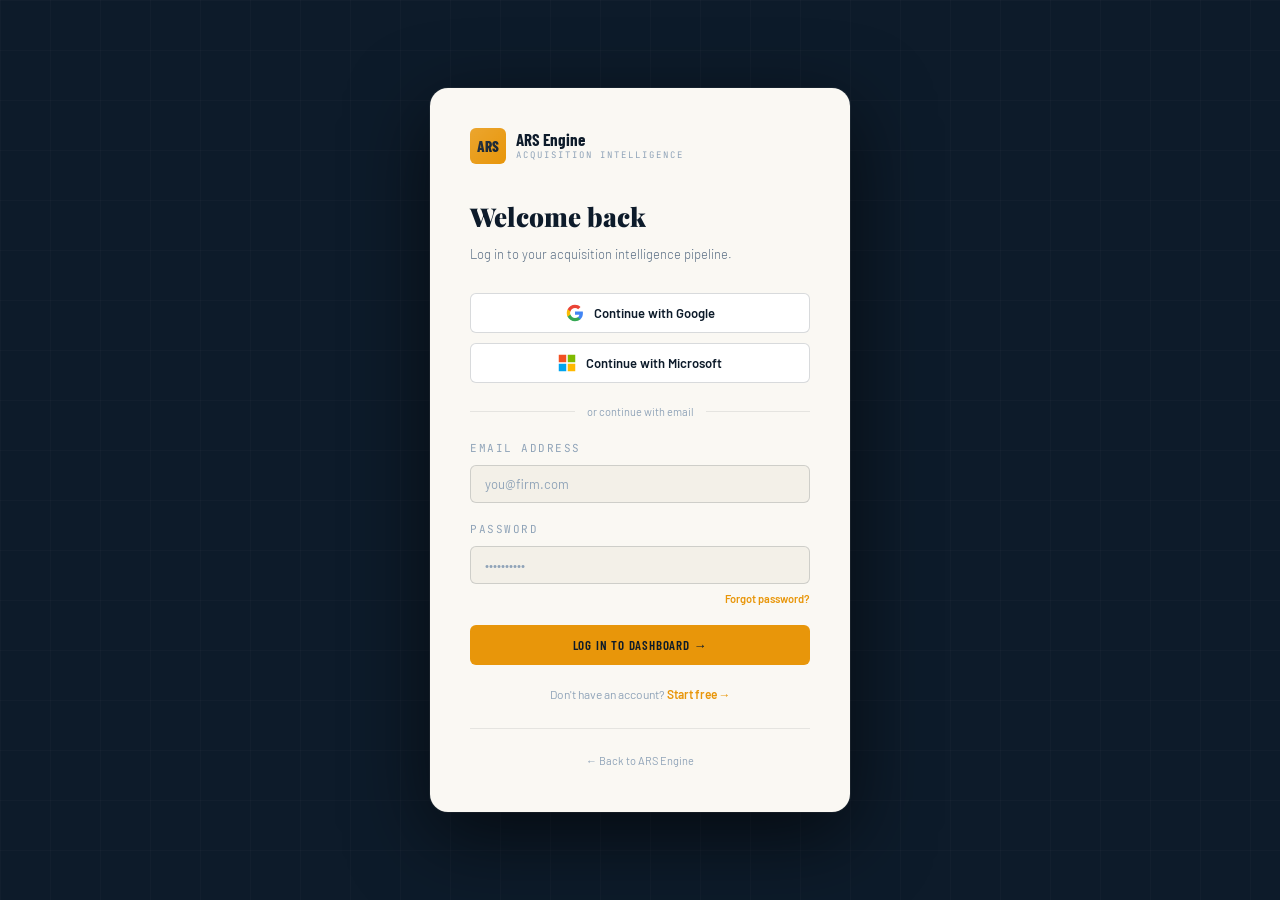
<file: frontend/login.html>
<!DOCTYPE html>
<html lang="en">
<head>
<meta charset="UTF-8">
<meta name="viewport" content="width=device-width, initial-scale=1.0">
<title>Log In — ARS Engine</title>
<meta name="description" content="Log in to your ARS Engine account and access your acquisition intelligence pipeline.">
<link rel="stylesheet" href="shared.css">
</head>
<body>

<div class="auth-bg">
  <div class="auth-card">
    <div class="auth-logo">
      <div style="width:36px;height:36px;background:var(--amber);border-radius:6px;display:flex;align-items:center;justify-content:center;font-family:'Barlow Condensed',sans-serif;font-size:15px;font-weight:800;color:var(--navy);position:relative;overflow:hidden">
        <span style="position:absolute;inset:0;background:linear-gradient(135deg,rgba(255,255,255,0.15),transparent)"></span>ARS
      </div>
      <div>
        <div style="font-family:'Barlow Condensed',sans-serif;font-size:17px;font-weight:700;color:var(--ink);line-height:1">ARS Engine</div>
        <div style="font-size:9px;letter-spacing:2px;text-transform:uppercase;color:var(--ink4);font-family:'JetBrains Mono',monospace">Acquisition Intelligence</div>
      </div>
    </div>

    <div class="auth-title">Welcome back</div>
    <div class="auth-sub">Log in to your acquisition intelligence pipeline.</div>

    <button class="oauth-btn" onclick="ARS.toast('Google OAuth coming soon','ok')">
      <svg width="18" height="18" viewBox="0 0 24 24"><path fill="#4285F4" d="M22.56 12.25c0-.78-.07-1.53-.2-2.25H12v4.26h5.92c-.26 1.37-1.04 2.53-2.21 3.31v2.77h3.57c2.08-1.92 3.28-4.74 3.28-8.09z"/><path fill="#34A853" d="M12 23c2.97 0 5.46-.98 7.28-2.66l-3.57-2.77c-.98.66-2.23 1.06-3.71 1.06-2.86 0-5.29-1.93-6.16-4.53H2.18v2.84C3.99 20.53 7.7 23 12 23z"/><path fill="#FBBC05" d="M5.84 14.09c-.22-.66-.35-1.36-.35-2.09s.13-1.43.35-2.09V7.07H2.18C1.43 8.55 1 10.22 1 12s.43 3.45 1.18 4.93l2.85-2.22.81-.62z"/><path fill="#EA4335" d="M12 5.38c1.62 0 3.06.56 4.21 1.64l3.15-3.15C17.45 2.09 14.97 1 12 1 7.7 1 3.99 3.47 2.18 7.07l3.66 2.84c.87-2.6 3.3-4.53 6.16-4.53z"/></svg>
      Continue with Google
    </button>
    <button class="oauth-btn" onclick="ARS.toast('Microsoft OAuth coming soon','ok')">
      <svg width="18" height="18" viewBox="0 0 24 24"><path fill="#f25022" d="M1 1h10v10H1z"/><path fill="#7fba00" d="M13 1h10v10H13z"/><path fill="#00a4ef" d="M1 13h10v10H1z"/><path fill="#ffb900" d="M13 13h10v10H13z"/></svg>
      Continue with Microsoft
    </button>

    <div class="auth-divider">or continue with email</div>

    <div class="form-group">
      <label>Email Address</label>
      <input type="email" class="form-control" placeholder="you@firm.com" id="login-email">
    </div>
    <div class="form-group">
      <label>Password</label>
      <input type="password" class="form-control" placeholder="••••••••••" id="login-pass">
      <div class="form-hint" style="text-align:right;margin-top:6px"><a href="#" style="color:var(--amber);font-size:11px;font-weight:600">Forgot password?</a></div>
    </div>

    <button class="btn btn-amber" style="width:100%;justify-content:center;padding:12px" onclick="handleLogin()">
      Log In to Dashboard &#8594;
    </button>

    <div class="auth-footer-text">
      Don't have an account? <a href="signup.html">Start free &#8594;</a>
    </div>

    <div style="margin-top:24px;padding-top:20px;border-top:1px solid var(--border);text-align:center">
      <a href="index.html" style="font-size:11px;color:var(--ink4);display:inline-flex;align-items:center;gap:5px">
        &#8592; Back to ARS Engine
      </a>
    </div>
  </div>
</div>

<script src="shared.js"></script>
<script>
function handleLogin() {
  const email = document.getElementById('login-email').value.trim();
  const pass = document.getElementById('login-pass').value;
  if (!email || !pass) {
    ARS.toast('Please enter your email and password.', 'err');
    return;
  }
  ARS.toast('Logging in…');
  setTimeout(() => {
    // Redirect to dashboard (index.html for now)
    window.location.href = 'index.html';
  }, 1200);
}

// Allow Enter key to submit
document.addEventListener('DOMContentLoaded', () => {
  document.addEventListener('keydown', e => {
    if (e.key === 'Enter') handleLogin();
  });
});
</script>
</body>
</html>
</file>
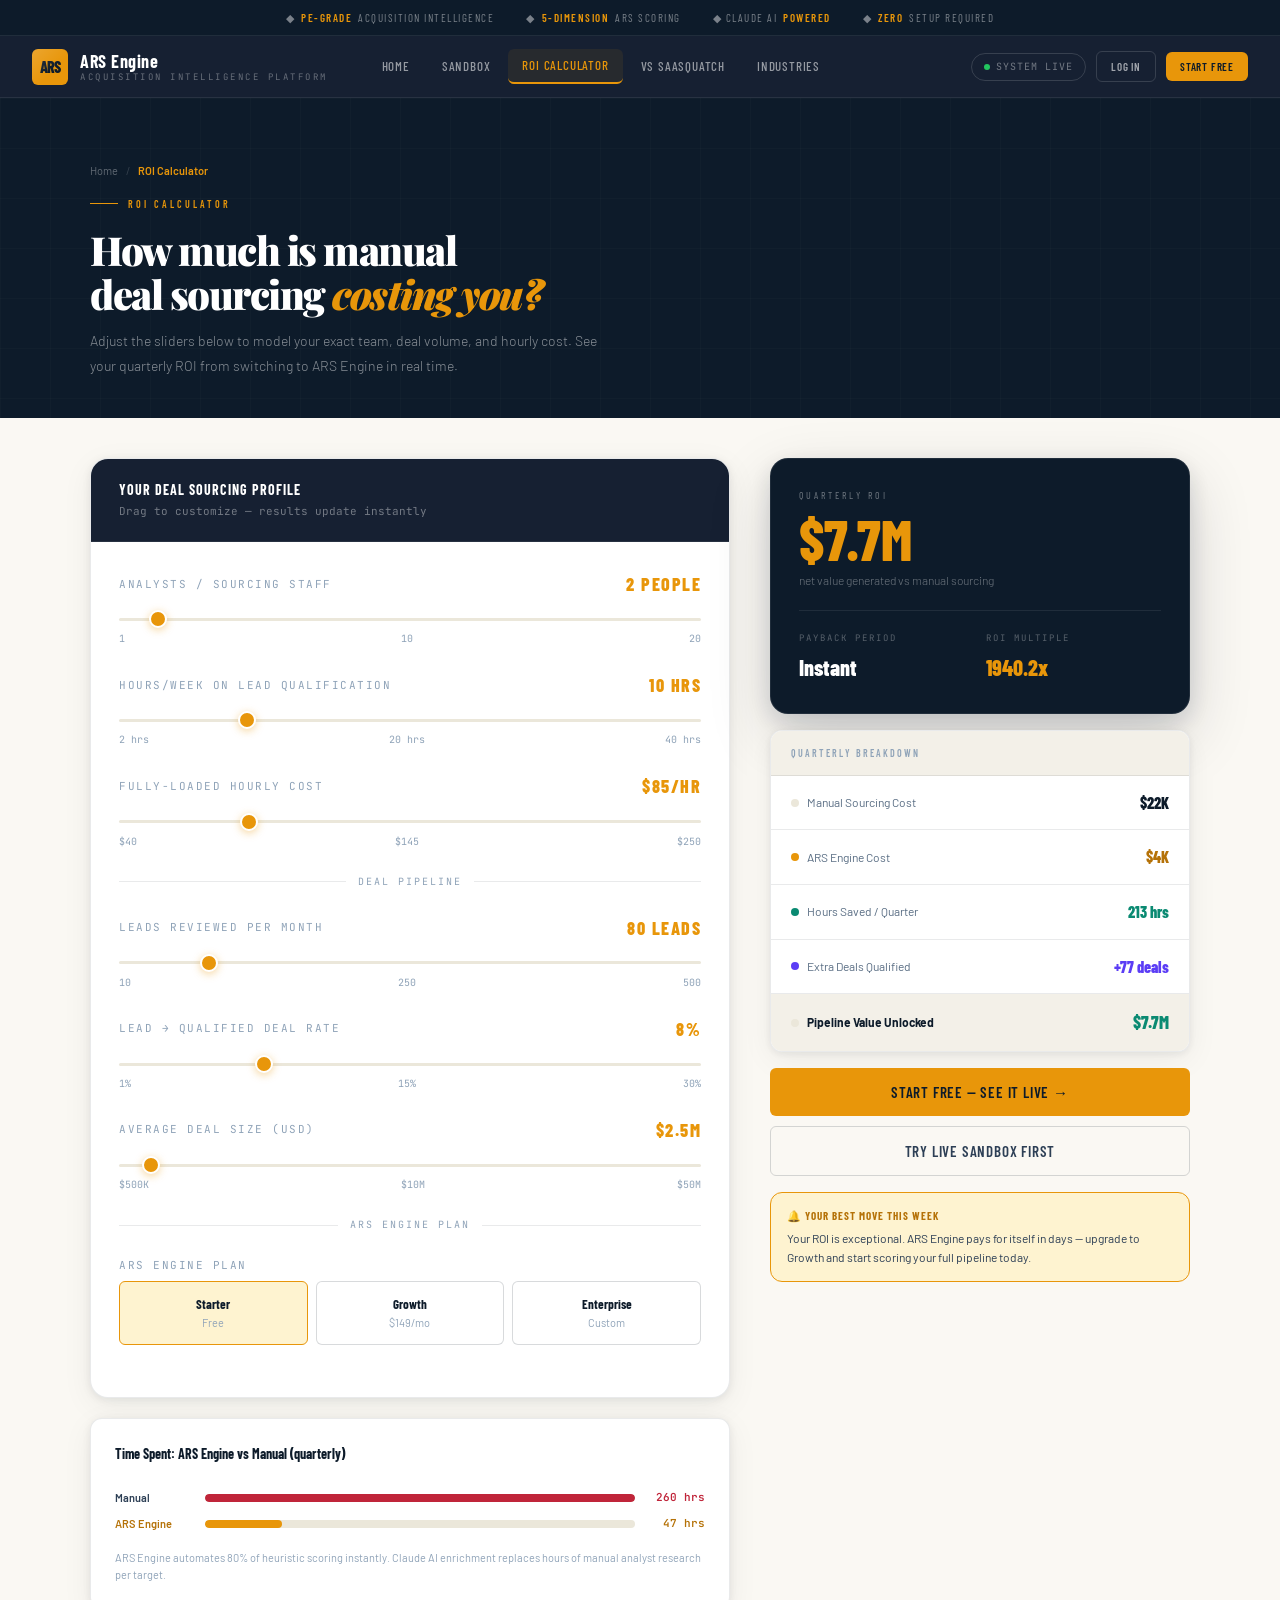
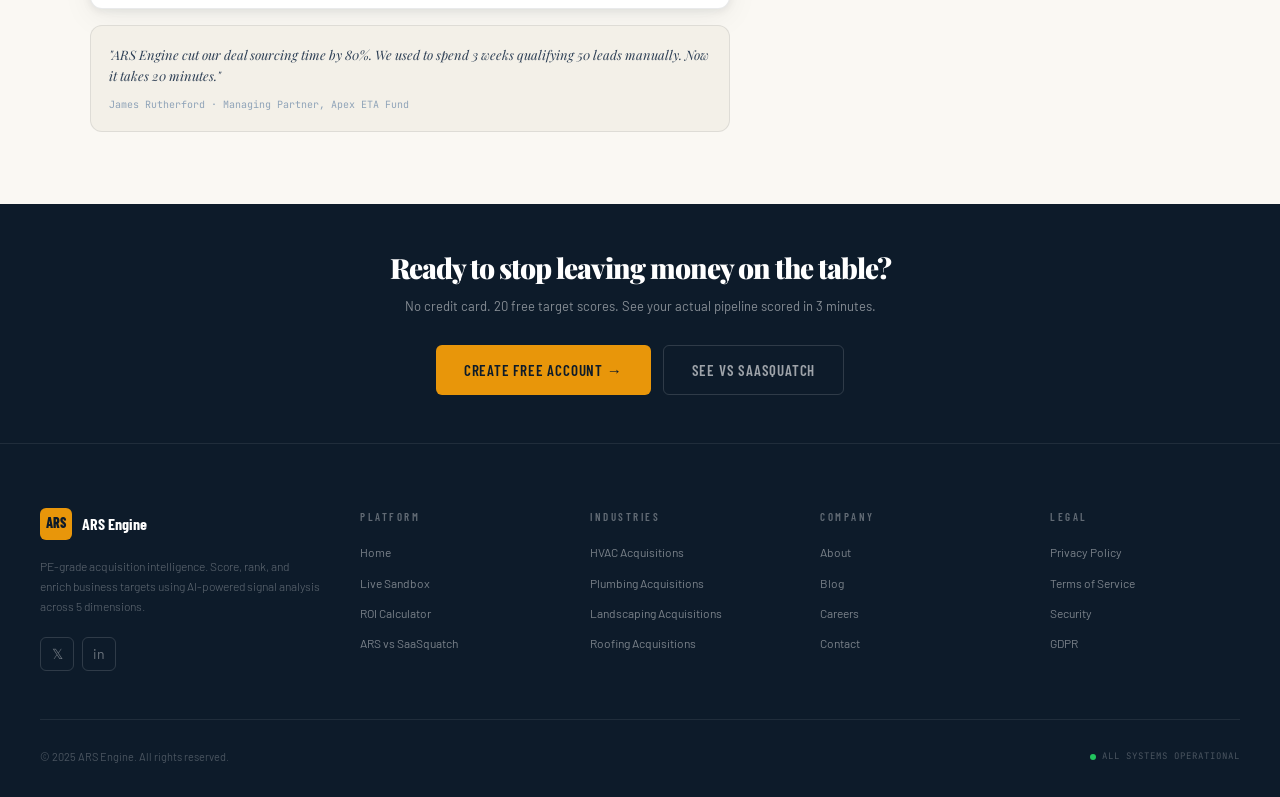
<file: frontend/roi-calculator.html>
<!DOCTYPE html>
<html lang="en">
<head>
<meta charset="UTF-8">
<meta name="viewport" content="width=device-width, initial-scale=1.0">
<title>ROI Calculator — ARS Engine</title>
<meta name="description" content="Calculate your exact ROI from using ARS Engine vs manual deal sourcing. See how much time and money PE searchers save per quarter.">
<link rel="preconnect" href="https://fonts.googleapis.com">
<link href="https://fonts.googleapis.com/css2?family=Playfair+Display:ital,wght@0,400;0,700;0,900;1,400&family=Barlow:wght@300;400;500;600;700&family=Barlow+Condensed:wght@400;500;600;700;800&family=JetBrains+Mono:wght@300;400;500&display=swap" rel="stylesheet">
<link rel="stylesheet" href="shared.css">
<style>
/* ROI Calculator specific styles */
.roi-hero{background:var(--navy);padding:64px 40px 0;position:relative;overflow:hidden}
.roi-hero::before{content:'';position:absolute;inset:0;background-image:linear-gradient(rgba(255,255,255,0.015) 1px,transparent 1px),linear-gradient(90deg,rgba(255,255,255,0.015) 1px,transparent 1px);background-size:50px 50px;pointer-events:none}
.roi-hero-inner{max-width:1100px;margin:0 auto;position:relative;z-index:1}

/* Calculator layout */
.calc-wrap{max-width:1100px;margin:0 auto;display:grid;grid-template-columns:1fr 420px;gap:40px;align-items:start}
.calc-inputs{background:#fff;border:1px solid var(--border);border-radius:var(--r3);overflow:hidden;box-shadow:var(--shadow)}
.calc-inputs-hdr{background:var(--navy2);padding:20px 28px;border-bottom:1px solid var(--wborder)}
.calc-inputs-title{font-family:'Barlow Condensed',sans-serif;font-size:14px;font-weight:700;letter-spacing:1px;text-transform:uppercase;color:#fff;margin-bottom:2px}
.calc-inputs-sub{font-size:11px;color:rgba(255,255,255,0.4);font-family:'JetBrains Mono',monospace}
.calc-inputs-body{padding:28px}

.input-group{margin-bottom:24px}
.input-group-label{font-size:11px;letter-spacing:1.5px;text-transform:uppercase;color:var(--ink4);margin-bottom:6px;display:flex;align-items:center;justify-content:space-between;font-family:'JetBrains Mono',monospace}
.input-group-val{font-family:'Barlow Condensed',sans-serif;font-size:18px;font-weight:800;color:var(--amber)}
.slider{width:100%;-webkit-appearance:none;appearance:none;height:3px;border-radius:99px;background:var(--cream3);outline:none;cursor:pointer;margin-top:10px}
.slider::-webkit-slider-thumb{-webkit-appearance:none;appearance:none;width:18px;height:18px;border-radius:50%;background:var(--amber);cursor:pointer;border:2px solid #fff;box-shadow:0 2px 8px rgba(232,150,10,0.4);transition:transform .15s}
.slider::-webkit-slider-thumb:hover{transform:scale(1.15)}
.slider-labels{display:flex;justify-content:space-between;font-size:10px;color:var(--ink4);margin-top:4px;font-family:'JetBrains Mono',monospace}

/* Results panel */
.results-panel{position:sticky;top:80px}
.results-main{background:var(--navy);border-radius:var(--r3);padding:28px;margin-bottom:16px;border:1px solid var(--wborder);box-shadow:var(--shadow2)}
.results-main-label{font-family:'Barlow Condensed',sans-serif;font-size:10px;letter-spacing:3px;text-transform:uppercase;color:rgba(255,255,255,0.4);margin-bottom:8px}
.results-main-val{font-family:'Barlow Condensed',sans-serif;font-size:56px;font-weight:800;color:var(--amber);line-height:1;margin-bottom:4px}
.results-main-sub{font-size:12px;color:rgba(255,255,255,0.4);font-weight:300}

.results-breakdown{background:#fff;border:1px solid var(--border);border-radius:var(--r2);overflow:hidden;box-shadow:var(--shadow)}
.result-row{display:flex;align-items:center;justify-content:space-between;padding:14px 20px;border-bottom:1px solid var(--border);font-size:12px}
.result-row:last-child{border-bottom:none}
.result-row-label{color:var(--ink3);display:flex;align-items:center;gap:8px}
.result-row-label::before{content:'';width:8px;height:8px;border-radius:50%;background:var(--cream3);flex-shrink:0}
.result-row-label.amber::before{background:var(--amber)}
.result-row-label.teal::before{background:var(--teal)}
.result-row-label.violet::before{background:var(--violet)}
.result-row-val{font-family:'Barlow Condensed',sans-serif;font-size:16px;font-weight:800;color:var(--ink)}
.result-row-val.amber{color:var(--amber-d)}
.result-row-val.teal{color:var(--teal)}
.result-row-val.violet{color:var(--violet)}

.comparison-bar{margin-top:24px}
.cbar-label{font-size:11px;color:var(--ink4);margin-bottom:8px;font-family:'JetBrains Mono',monospace;letter-spacing:1px;text-transform:uppercase}
.cbar-row{display:flex;align-items:center;gap:10px;margin-bottom:8px}
.cbar-name{font-size:11px;color:var(--ink2);font-weight:600;min-width:80px}
.cbar-track{flex:1;height:8px;background:var(--cream3);border-radius:99px;overflow:hidden}
.cbar-fill{height:100%;border-radius:99px;transition:width .6s cubic-bezier(.4,0,.2,1)}
.cbar-fill.ars{background:var(--amber)}
.cbar-fill.manual{background:var(--rose)}
.cbar-num{font-family:'JetBrains Mono',monospace;font-size:11px;min-width:60px;text-align:right;font-weight:600}

.calc-section-divider{display:flex;align-items:center;gap:12px;margin:24px 0;font-size:10px;letter-spacing:2px;text-transform:uppercase;color:var(--ink4);font-family:'JetBrains Mono',monospace}
.calc-section-divider::before,.calc-section-divider::after{content:'';flex:1;height:1px;background:var(--border)}

/* Testimonial mini */
.mini-tcard{background:var(--cream2);border:1px solid var(--border);border-radius:var(--r2);padding:18px;margin-top:16px}
.mini-tcard-quote{font-family:'Playfair Display',serif;font-size:13px;color:var(--ink2);line-height:1.65;font-style:italic;margin-bottom:10px}
.mini-tcard-author{font-size:10px;color:var(--ink4);font-family:'JetBrains Mono',monospace}

@media(max-width:900px){
  .calc-wrap{grid-template-columns:1fr}
  .results-panel{position:static}
}
</style>
</head>
<body>

<!-- HEADER (injected by shared.js) -->
<div id="ars-header"></div>

<!-- HERO -->
<div class="roi-hero">
  <div class="roi-hero-inner">
    <div class="breadcrumb" style="background:transparent;border:none;padding:0 0 16px;color:rgba(255,255,255,0.35)">
      <a href="index.html" style="color:rgba(255,255,255,0.35)">Home</a>
      <span class="breadcrumb-sep">/</span>
      <strong style="color:var(--amber)">ROI Calculator</strong>
    </div>
    <div class="section-eyebrow"><div class="section-eyebrow-line"></div><div class="section-eyebrow-text">ROI Calculator</div></div>
    <h1 style="font-family:'Playfair Display',serif;font-size:40px;font-weight:900;color:#fff;letter-spacing:-1.5px;margin-bottom:12px;line-height:1.1">How much is manual<br>deal sourcing <em style="font-style:italic;color:var(--amber)">costing you?</em></h1>
    <p style="font-size:14px;color:rgba(255,255,255,0.5);max-width:520px;line-height:1.8;margin-bottom:0;font-weight:300;padding-bottom:40px">Adjust the sliders below to model your exact team, deal volume, and hourly cost. See your quarterly ROI from switching to ARS Engine in real time.</p>
  </div>
</div>

<!-- CALCULATOR -->
<section class="section" style="padding-top:40px">
  <div class="calc-wrap">

    <!-- LEFT: Inputs -->
    <div>
      <div class="calc-inputs">
        <div class="calc-inputs-hdr">
          <div class="calc-inputs-title">Your Deal Sourcing Profile</div>
          <div class="calc-inputs-sub">Drag to customize — results update instantly</div>
        </div>
        <div class="calc-inputs-body">

          <!-- Team size -->
          <div class="input-group">
            <div class="input-group-label">
              <span>Analysts / Sourcing Staff</span>
              <span class="input-group-val" id="val-analysts">2 people</span>
            </div>
            <input type="range" class="slider" min="1" max="20" value="2" id="sl-analysts">
            <div class="slider-labels"><span>1</span><span>10</span><span>20</span></div>
          </div>

          <!-- Hours per week -->
          <div class="input-group">
            <div class="input-group-label">
              <span>Hours/Week on Lead Qualification</span>
              <span class="input-group-val" id="val-hours">10 hrs</span>
            </div>
            <input type="range" class="slider" min="2" max="40" value="10" id="sl-hours">
            <div class="slider-labels"><span>2 hrs</span><span>20 hrs</span><span>40 hrs</span></div>
          </div>

          <!-- Hourly cost -->
          <div class="input-group">
            <div class="input-group-label">
              <span>Fully-Loaded Hourly Cost</span>
              <span class="input-group-val" id="val-rate">$85/hr</span>
            </div>
            <input type="range" class="slider" min="40" max="250" step="5" value="85" id="sl-rate">
            <div class="slider-labels"><span>$40</span><span>$145</span><span>$250</span></div>
          </div>

          <div class="calc-section-divider">Deal Pipeline</div>

          <!-- Leads per month -->
          <div class="input-group">
            <div class="input-group-label">
              <span>Leads Reviewed Per Month</span>
              <span class="input-group-val" id="val-leads">80 leads</span>
            </div>
            <input type="range" class="slider" min="10" max="500" step="10" value="80" id="sl-leads">
            <div class="slider-labels"><span>10</span><span>250</span><span>500</span></div>
          </div>

          <!-- Conversion rate -->
          <div class="input-group">
            <div class="input-group-label">
              <span>Lead → Qualified Deal Rate</span>
              <span class="input-group-val" id="val-conv">8%</span>
            </div>
            <input type="range" class="slider" min="1" max="30" value="8" id="sl-conv">
            <div class="slider-labels"><span>1%</span><span>15%</span><span>30%</span></div>
          </div>

          <!-- Avg deal size -->
          <div class="input-group">
            <div class="input-group-label">
              <span>Average Deal Size (USD)</span>
              <span class="input-group-val" id="val-deal">$2.5M</span>
            </div>
            <input type="range" class="slider" min="500000" max="50000000" step="500000" value="2500000" id="sl-deal">
            <div class="slider-labels"><span>$500K</span><span>$10M</span><span>$50M</span></div>
          </div>

          <div class="calc-section-divider">ARS Engine Plan</div>

          <!-- Plan selection -->
          <div class="input-group">
            <div class="input-group-label"><span>ARS Engine Plan</span></div>
            <div style="display:grid;grid-template-columns:1fr 1fr 1fr;gap:8px">
              <div class="plan-btn active" data-price="0" data-plan="Starter" onclick="selectPlan(this,0)">
                <div style="font-family:'Barlow Condensed',sans-serif;font-size:13px;font-weight:700;color:var(--ink)">Starter</div>
                <div style="font-size:11px;color:var(--ink4)">Free</div>
              </div>
              <div class="plan-btn" data-price="149" data-plan="Growth" onclick="selectPlan(this,149)">
                <div style="font-family:'Barlow Condensed',sans-serif;font-size:13px;font-weight:700;color:var(--ink)">Growth</div>
                <div style="font-size:11px;color:var(--ink4)">$149/mo</div>
              </div>
              <div class="plan-btn" data-price="499" data-plan="Enterprise" onclick="selectPlan(this,499)">
                <div style="font-family:'Barlow Condensed',sans-serif;font-size:13px;font-weight:700;color:var(--ink)">Enterprise</div>
                <div style="font-size:11px;color:var(--ink4)">Custom</div>
              </div>
            </div>
          </div>

        </div>
      </div>

      <!-- Comparison bar chart -->
      <div style="background:#fff;border:1px solid var(--border);border-radius:var(--r2);padding:24px;margin-top:20px;box-shadow:var(--shadow)">
        <div style="font-family:'Barlow Condensed',sans-serif;font-size:14px;font-weight:700;color:var(--ink);margin-bottom:20px">Time Spent: ARS Engine vs Manual (quarterly)</div>
        <div class="comparison-bar">
          <div class="cbar-row">
            <div class="cbar-name" style="color:var(--ink2)">Manual</div>
            <div class="cbar-track"><div class="cbar-fill manual" id="bar-manual" style="width:100%"></div></div>
            <div class="cbar-num" id="bar-manual-num" style="color:var(--rose)">—</div>
          </div>
          <div class="cbar-row">
            <div class="cbar-name" style="color:var(--amber-d)">ARS Engine</div>
            <div class="cbar-track"><div class="cbar-fill ars" id="bar-ars" style="width:20%"></div></div>
            <div class="cbar-num" id="bar-ars-num" style="color:var(--amber-d)">—</div>
          </div>
        </div>
        <p style="font-size:11px;color:var(--ink4);margin-top:16px;line-height:1.6">ARS Engine automates 80% of heuristic scoring instantly. Claude AI enrichment replaces hours of manual analyst research per target.</p>
      </div>

      <div class="mini-tcard">
        <div class="mini-tcard-quote">"ARS Engine cut our deal sourcing time by 80%. We used to spend 3 weeks qualifying 50 leads manually. Now it takes 20 minutes."</div>
        <div class="mini-tcard-author">James Rutherford · Managing Partner, Apex ETA Fund</div>
      </div>
    </div>

    <!-- RIGHT: Results -->
    <div class="results-panel">
      <div class="results-main">
        <div class="results-main-label">Quarterly ROI</div>
        <div class="results-main-val" id="res-roi">$0</div>
        <div class="results-main-sub">net value generated vs manual sourcing</div>
        <div style="margin-top:20px;padding-top:20px;border-top:1px solid var(--wborder);display:grid;grid-template-columns:1fr 1fr;gap:12px">
          <div>
            <div style="font-size:9px;letter-spacing:2px;text-transform:uppercase;color:rgba(255,255,255,0.3);margin-bottom:4px;font-family:'JetBrains Mono',monospace">Payback Period</div>
            <div style="font-family:'Barlow Condensed',sans-serif;font-size:22px;font-weight:800;color:#fff" id="res-payback">—</div>
          </div>
          <div>
            <div style="font-size:9px;letter-spacing:2px;text-transform:uppercase;color:rgba(255,255,255,0.3);margin-bottom:4px;font-family:'JetBrains Mono',monospace">ROI Multiple</div>
            <div style="font-family:'Barlow Condensed',sans-serif;font-size:22px;font-weight:800;color:var(--amber)" id="res-mult">—</div>
          </div>
        </div>
      </div>

      <div class="results-breakdown">
        <div style="background:var(--cream2);padding:14px 20px;border-bottom:1px solid var(--border);font-family:'Barlow Condensed',sans-serif;font-size:10px;letter-spacing:2px;text-transform:uppercase;color:var(--ink4);font-weight:600">Quarterly Breakdown</div>
        <div class="result-row">
          <span class="result-row-label">Manual Sourcing Cost</span>
          <span class="result-row-val" id="res-manual-cost">—</span>
        </div>
        <div class="result-row">
          <span class="result-row-label amber">ARS Engine Cost</span>
          <span class="result-row-val amber" id="res-ars-cost">—</span>
        </div>
        <div class="result-row">
          <span class="result-row-label teal">Hours Saved / Quarter</span>
          <span class="result-row-val teal" id="res-hours-saved">—</span>
        </div>
        <div class="result-row">
          <span class="result-row-label violet">Extra Deals Qualified</span>
          <span class="result-row-val violet" id="res-extra-deals">—</span>
        </div>
        <div class="result-row" style="background:var(--cream2)">
          <span class="result-row-label" style="font-weight:700;color:var(--ink)">Pipeline Value Unlocked</span>
          <span class="result-row-val" style="color:var(--teal);font-size:18px" id="res-pipeline">—</span>
        </div>
      </div>

      <div style="margin-top:16px;display:flex;flex-direction:column;gap:10px">
        <a href="signup.html" class="btn btn-amber btn-lg" style="justify-content:center;width:100%">Start Free — See It Live &#8594;</a>
        <a href="sandbox.html" class="btn btn-outline btn-lg" style="justify-content:center;width:100%">Try Live Sandbox First</a>
      </div>

      <div style="margin-top:16px;background:var(--amber-l);border:1px solid var(--amber);border-radius:var(--r2);padding:14px 16px">
        <div style="font-family:'Barlow Condensed',sans-serif;font-size:11px;font-weight:700;color:var(--amber-d);letter-spacing:1px;text-transform:uppercase;margin-bottom:4px">&#128276; Your Best Move This Week</div>
        <div style="font-size:12px;color:var(--ink2);line-height:1.6" id="res-recommendation">Enter your numbers above to get a personalized recommendation.</div>
      </div>
    </div>
  </div>
</section>

<!-- BOTTOM CTA -->
<section class="section section-dark" style="padding-top:48px;padding-bottom:48px">
  <div class="section-inner text-center">
    <h2 class="section-title section-title-dark" style="font-size:28px;margin-bottom:12px">Ready to stop leaving money on the table?</h2>
    <p style="color:rgba(255,255,255,0.5);margin-bottom:28px;font-size:13px;max-width:480px;margin-left:auto;margin-right:auto">No credit card. 20 free target scores. See your actual pipeline scored in 3 minutes.</p>
    <div style="display:flex;gap:12px;justify-content:center;flex-wrap:wrap">
      <a href="signup.html" class="btn btn-amber btn-lg">Create Free Account &#8594;</a>
      <a href="vs-saasquatch.html" class="btn btn-ghost-dark btn-lg">See vs SaaSquatch</a>
    </div>
  </div>
</section>

<!-- FOOTER -->
<footer class="footer">
  <div class="ars-footer"></div>
</footer>
<div class="toast" id="ars-toast"></div>

<style>
.plan-btn{border:1.5px solid var(--border2);border-radius:var(--r);padding:12px;cursor:pointer;text-align:center;transition:all .15s;background:#fff}
.plan-btn:hover{border-color:var(--amber)}
.plan-btn.active{border-color:var(--amber);background:var(--amber-l)}
</style>

<script src="shared.js"></script>
<script>
let planCost = 0;

function selectPlan(el, price) {
  document.querySelectorAll('.plan-btn').forEach(b => b.classList.remove('active'));
  el.classList.add('active');
  planCost = price;
  recalc();
}

function fmt(n) {
  if (n >= 1000000) return '$' + (n/1000000).toFixed(1) + 'M';
  if (n >= 1000) return '$' + Math.round(n/1000) + 'K';
  return '$' + Math.round(n).toLocaleString();
}

function recalc() {
  const analysts = +document.getElementById('sl-analysts').value;
  const hoursWk  = +document.getElementById('sl-hours').value;
  const rate      = +document.getElementById('sl-rate').value;
  const leads     = +document.getElementById('sl-leads').value;
  const conv      = +document.getElementById('sl-conv').value / 100;
  const dealSize  = +document.getElementById('sl-deal').value;

  // Update labels
  document.getElementById('val-analysts').textContent = analysts + (analysts === 1 ? ' person' : ' people');
  document.getElementById('val-hours').textContent    = hoursWk + ' hrs';
  document.getElementById('val-rate').textContent     = '$' + rate + '/hr';
  document.getElementById('val-leads').textContent    = leads + ' leads';
  document.getElementById('val-conv').textContent     = (conv * 100) + '%';
  document.getElementById('val-deal').textContent     = fmt(dealSize);

  // Quarterly calculations
  const weeksPerQtr  = 13;
  const manualHrsQtr = analysts * hoursWk * weeksPerQtr;
  const arsHrsQtr    = manualHrsQtr * 0.18; // ARS = 18% of manual time
  const hrsSaved     = manualHrsQtr - arsHrsQtr;

  const manualCostQtr = manualHrsQtr * rate;
  const arsPlanCostQtr = planCost * 3;
  const arsTimeCost   = arsHrsQtr * rate;
  const arsTotalCost  = arsPlanCostQtr + arsTimeCost;

  // Extra throughput: ARS can process ~5x more leads in same time
  const manualLeadsQtr = leads * 3;
  const arsLeadsQtr    = manualLeadsQtr * 5;
  const extraDeals     = Math.round((arsLeadsQtr - manualLeadsQtr) * conv);
  const pipelineUnlocked = extraDeals * dealSize * 0.04; // ~4% acquisition fee / value

  const savings = manualCostQtr - arsTotalCost;
  const roi     = savings + pipelineUnlocked;
  const roiMult = arsTotalCost > 0 ? (roi / arsTotalCost).toFixed(1) : '∞';

  // Update result panel
  document.getElementById('res-roi').textContent        = fmt(roi);
  document.getElementById('res-manual-cost').textContent = fmt(manualCostQtr);
  document.getElementById('res-ars-cost').textContent    = fmt(arsTotalCost);
  document.getElementById('res-hours-saved').textContent = Math.round(hrsSaved) + ' hrs';
  document.getElementById('res-extra-deals').textContent = '+' + extraDeals + ' deals';
  document.getElementById('res-pipeline').textContent    = fmt(pipelineUnlocked);
  document.getElementById('res-mult').textContent        = roiMult + 'x';

  // Payback period
  const monthlyRoi = roi / 3;
  const planMo     = planCost || 0;
  const payback    = planMo > 0 ? (planMo / (monthlyRoi / 30)).toFixed(0) + ' days' : 'Instant';
  document.getElementById('res-payback').textContent = payback;

  // Bars
  const barManualHrs = manualHrsQtr;
  const barArsHrs    = arsHrsQtr;
  const maxHrs       = Math.max(barManualHrs, 1);
  document.getElementById('bar-manual').style.width = '100%';
  document.getElementById('bar-ars').style.width    = Math.round((barArsHrs / maxHrs) * 100) + '%';
  document.getElementById('bar-manual-num').textContent = Math.round(barManualHrs) + ' hrs';
  document.getElementById('bar-ars-num').textContent    = Math.round(barArsHrs) + ' hrs';

  // Recommendation
  let rec = '';
  if (roi > 100000) rec = 'Your ROI is exceptional. ARS Engine pays for itself in days — upgrade to Growth and start scoring your full pipeline today.';
  else if (roi > 20000) rec = 'Strong ROI. The biggest win is the ' + extraDeals + ' extra deals ARS Engine unlocks by processing 5x more leads with the same headcount.';
  else rec = 'Even at this scale, ARS Engine saves ' + Math.round(hrsSaved) + ' hours per quarter. The free Starter plan covers up to 20 scores — start there with zero risk.';
  document.getElementById('res-recommendation').textContent = rec;
}

// Wire all sliders
document.querySelectorAll('.slider').forEach(sl => {
  sl.addEventListener('input', recalc);
});

recalc();
</script>
</body>
</html>
</file>
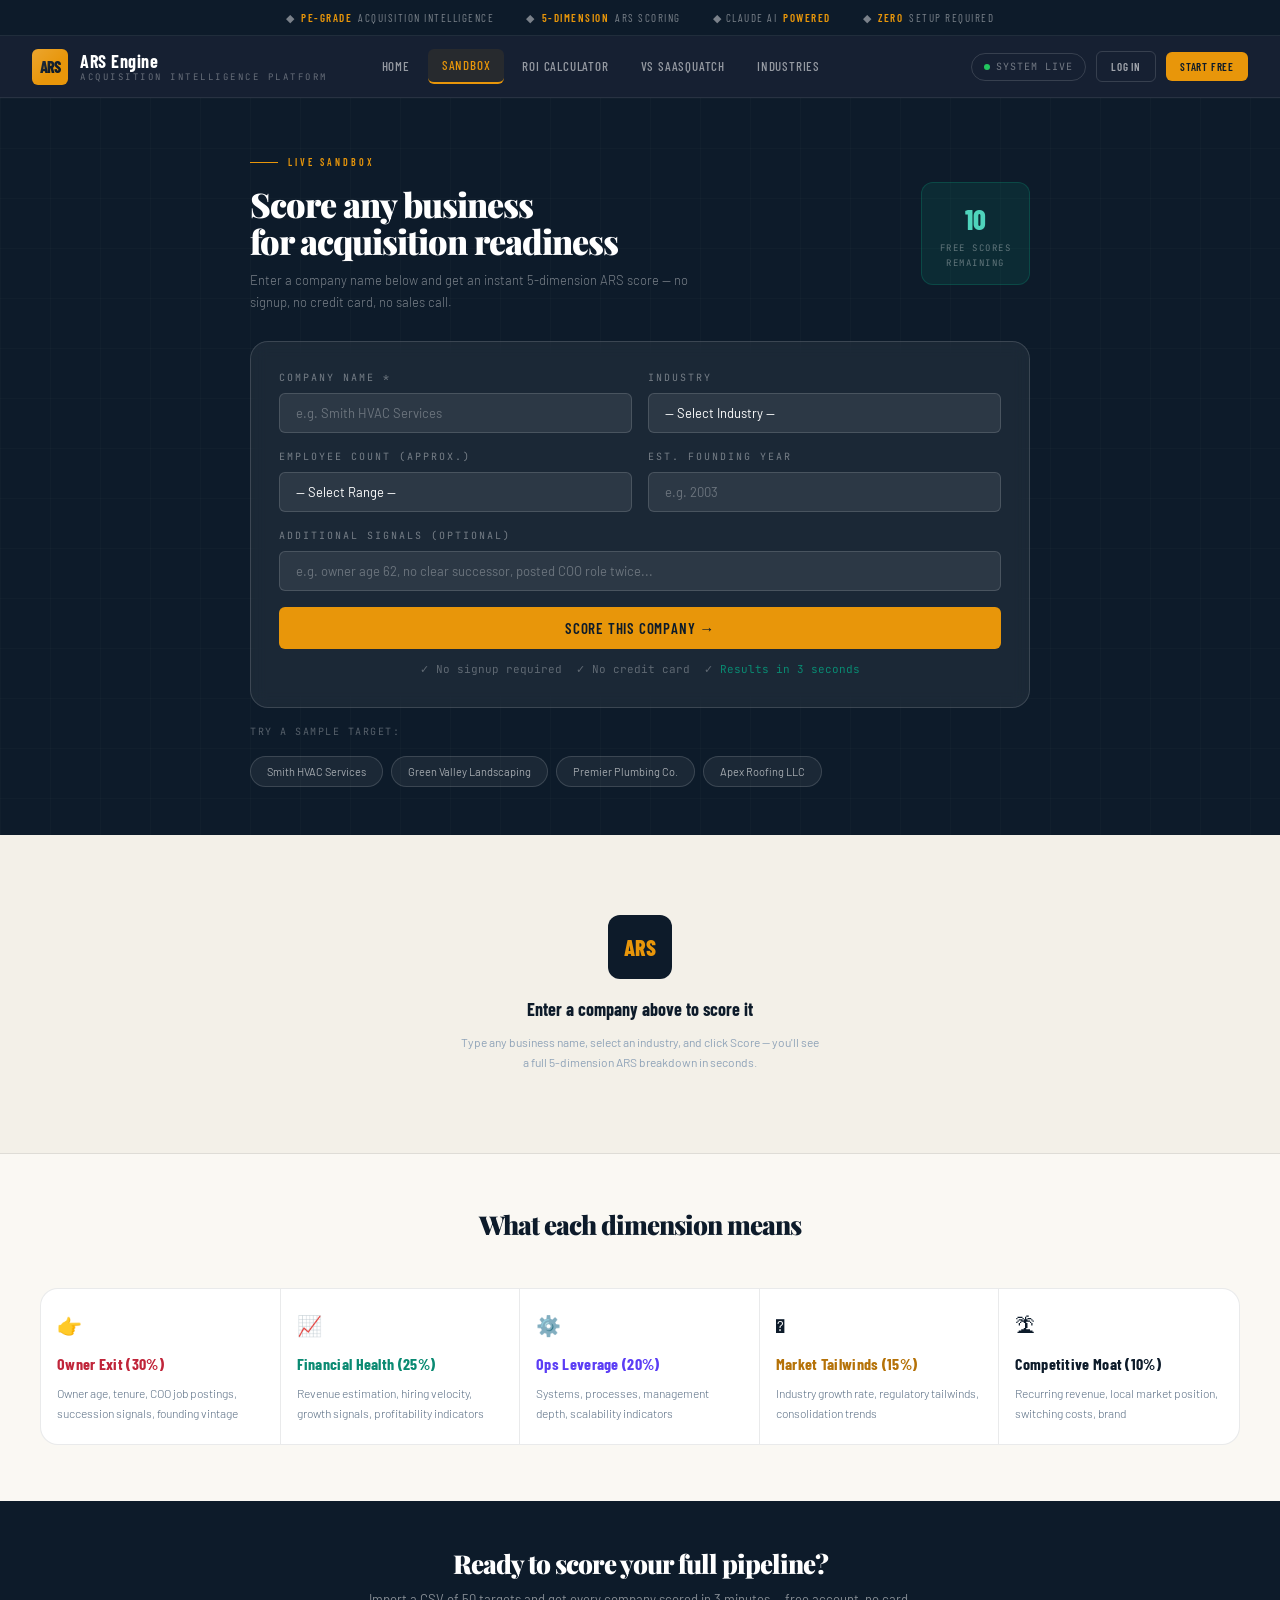
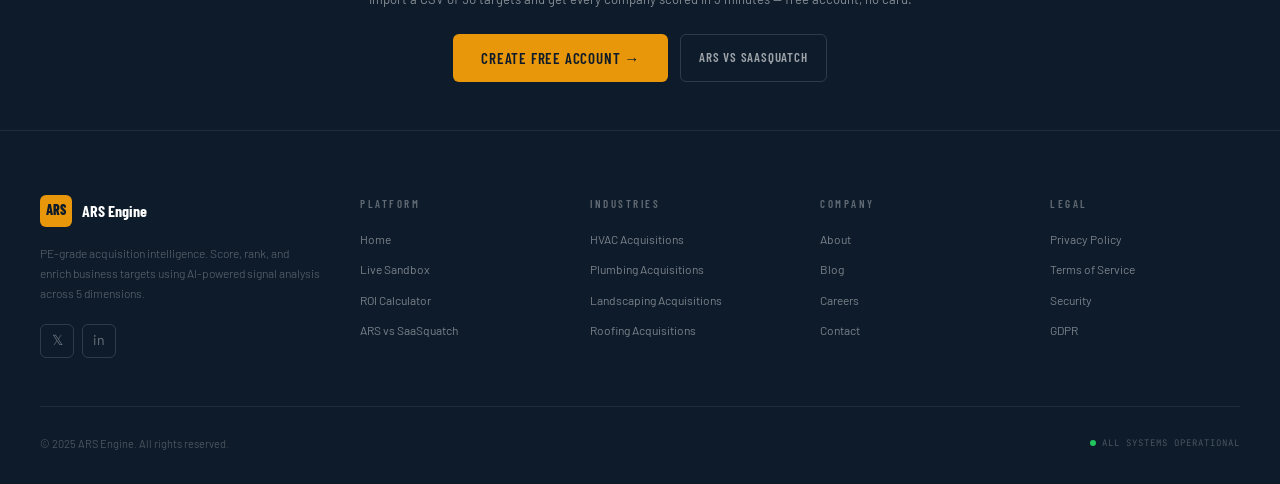
<file: frontend/sandbox.html>
<!DOCTYPE html>
<html lang="en">
<head>
<meta charset="UTF-8">
<meta name="viewport" content="width=device-width, initial-scale=1.0">
<title>Live Sandbox — Score Acquisition Targets Free | ARS Engine</title>
<meta name="description" content="Score any business for acquisition readiness instantly. No signup required. See ARS Engine's 5-dimension scoring in action on real companies.">
<link rel="preconnect" href="https://fonts.googleapis.com">
<link href="https://fonts.googleapis.com/css2?family=Playfair+Display:ital,wght@0,400;0,700;0,900;1,400&family=Barlow:wght@300;400;500;600;700&family=Barlow+Condensed:wght@400;500;600;700;800&family=JetBrains+Mono:wght@300;400;500&display=swap" rel="stylesheet">
<link rel="stylesheet" href="shared.css">
<style>
.sandbox-hero{background:var(--navy);padding:56px 40px 48px;position:relative;overflow:hidden}
.sandbox-hero::before{content:'';position:absolute;inset:0;background-image:linear-gradient(rgba(255,255,255,0.015) 1px,transparent 1px),linear-gradient(90deg,rgba(255,255,255,0.015) 1px,transparent 1px);background-size:50px 50px;pointer-events:none}

/* Input area */
.sandbox-input-wrap{max-width:780px;margin:0 auto;position:relative;z-index:1}
.sandbox-input-box{background:rgba(255,255,255,0.06);border:1.5px solid var(--wborder2);border-radius:var(--r3);padding:28px;backdrop-filter:blur(8px);margin-top:28px}
.sandbox-input-row{display:grid;grid-template-columns:1fr 1fr;gap:16px;margin-bottom:16px}
.sbox-label{font-size:10px;letter-spacing:2px;text-transform:uppercase;color:rgba(255,255,255,0.4);margin-bottom:7px;font-family:'JetBrains Mono',monospace}
.sbox-input{width:100%;background:rgba(255,255,255,0.08);border:1px solid var(--wborder2);border-radius:var(--r);padding:11px 16px;font-family:'Barlow',sans-serif;font-size:13px;color:#fff;transition:all .15s}
.sbox-input:focus{outline:none;border-color:var(--amber);background:rgba(255,255,255,0.12);box-shadow:0 0 0 3px rgba(232,150,10,0.15)}
.sbox-input::placeholder{color:rgba(255,255,255,0.3)}
select.sbox-input{appearance:none;cursor:pointer}
.sandbox-no-signup{text-align:center;font-size:11px;color:rgba(255,255,255,0.3);margin-top:12px;font-family:'JetBrains Mono',monospace}
.sandbox-no-signup span{color:var(--teal)}

/* Results */
.sandbox-results{max-width:780px;margin:0 auto;padding:32px 0}
.result-card{background:#fff;border:1px solid var(--border);border-radius:var(--r3);overflow:hidden;box-shadow:var(--shadow2);display:none}
.result-card.visible{display:block}

.result-hdr{background:var(--navy);padding:22px 28px;display:flex;align-items:center;justify-content:space-between}
.result-co-info{display:flex;align-items:center;gap:14px}
.result-av{width:48px;height:48px;border-radius:var(--r2);display:flex;align-items:center;justify-content:center;font-family:'Barlow Condensed',sans-serif;font-size:16px;font-weight:800;flex-shrink:0}
.result-co-name{font-family:'Playfair Display',serif;font-size:20px;font-weight:700;color:#fff}
.result-co-meta{font-size:11px;color:rgba(255,255,255,0.4);font-family:'JetBrains Mono',monospace;margin-top:3px}
.tier-pill{font-family:'Barlow Condensed',sans-serif;font-size:12px;font-weight:800;letter-spacing:1.5px;text-transform:uppercase;padding:6px 18px;border-radius:99px;border:1px solid rgba(255,255,255,0.15)}

/* Score strip */
.score-strip{display:grid;grid-template-columns:repeat(5,1fr);border-bottom:1px solid var(--border);background:#fff}
.score-cell{padding:18px 14px;text-align:center;border-right:1px solid var(--border)}
.score-cell:last-child{border-right:none}
.score-label{font-size:9px;letter-spacing:1.5px;text-transform:uppercase;color:var(--ink4);margin-bottom:8px;line-height:1.3;font-family:'JetBrains Mono',monospace}
.score-val{font-family:'Barlow Condensed',sans-serif;font-size:28px;font-weight:800;line-height:1}
.sc-exit{color:var(--rose)}.sc-fin{color:var(--teal)}.sc-ops{color:var(--violet)}.sc-tail{color:var(--amber-d)}.sc-moat{color:var(--navy3)}
.score-bar-track{height:3px;background:var(--cream3);border-radius:99px;margin-top:6px;overflow:hidden}
.score-bar-fill{height:100%;border-radius:99px;transition:width 1s cubic-bezier(.4,0,.2,1)}
.sbf-exit{background:var(--rose)}.sbf-fin{background:var(--teal)}.sbf-ops{background:var(--violet)}.sbf-tail{background:var(--amber)}.sbf-moat{background:var(--navy3)}

/* AI analysis box */
.ai-box{background:var(--navy);margin:20px;border-radius:var(--r2);padding:20px;border:1px solid var(--wborder);position:relative;overflow:hidden}
.ai-box::before{content:'';position:absolute;top:0;left:0;right:0;height:2px;background:linear-gradient(90deg,var(--amber),transparent)}
.ai-box-hdr{display:flex;align-items:center;gap:8px;margin-bottom:12px}
.ai-dot-pulse{width:7px;height:7px;border-radius:50%;background:var(--amber);animation:pulse 1.8s ease-in-out infinite}
.ai-box-label{font-family:'Barlow Condensed',sans-serif;font-size:10px;letter-spacing:2px;text-transform:uppercase;color:var(--amber)}
.ai-text{color:rgba(255,255,255,0.72);font-size:12px;line-height:1.85;font-weight:300}

/* Signals */
.signals-grid{display:grid;grid-template-columns:1fr 1fr;gap:16px;margin:0 20px 20px}
.signal-box{border:1px solid var(--border);border-radius:var(--r2);padding:16px;background:var(--cream2)}
.signal-box-title{font-family:'Barlow Condensed',sans-serif;font-size:10px;letter-spacing:2px;text-transform:uppercase;color:var(--ink4);margin-bottom:10px;font-weight:600}
.signal-tag{display:inline-flex;align-items:center;gap:5px;font-size:10px;padding:3px 10px;border-radius:3px;font-weight:600;letter-spacing:.8px;text-transform:uppercase;font-family:'Barlow Condensed',sans-serif;margin:2px}
.stag-positive{background:var(--teal-l);color:var(--teal)}
.stag-risk{background:var(--rose-l);color:var(--rose)}
.stag-neutral{background:var(--cream3);color:var(--ink3)}

/* Loading */
.loading-state{padding:40px;text-align:center;display:none}
.loading-state.visible{display:block}
.loading-steps{max-width:320px;margin:20px auto 0;display:flex;flex-direction:column;gap:10px}
.loading-step{display:flex;align-items:center;gap:10px;font-size:12px;color:var(--ink3);padding:8px 12px;border-radius:var(--r);background:var(--cream2);border:1px solid var(--border)}
.loading-step.active{background:var(--amber-l);border-color:var(--amber);color:var(--ink2)}
.loading-step.done{background:var(--teal-l);border-color:var(--teal);color:var(--teal)}
.ls-icon{font-size:16px;flex-shrink:0}

/* Sample targets */
.samples-row{display:flex;gap:8px;flex-wrap:wrap;margin-top:16px}
.sample-btn{background:rgba(255,255,255,0.06);border:1px solid var(--wborder2);border-radius:99px;padding:6px 16px;font-size:11px;color:rgba(255,255,255,0.6);cursor:pointer;transition:all .15s;font-family:'Barlow',sans-serif}
.sample-btn:hover{background:rgba(232,150,10,0.15);border-color:rgba(232,150,10,0.4);color:var(--amber)}

/* Result footer */
.result-footer{padding:20px;border-top:1px solid var(--border);display:flex;gap:10px;background:var(--cream2)}

@media(max-width:640px){
  .sandbox-input-row{grid-template-columns:1fr}
  .score-strip{grid-template-columns:repeat(3,1fr)}
  .score-strip .score-cell:nth-child(n+4){display:none}
  .signals-grid{grid-template-columns:1fr}
}
</style>
</head>
<body>

<div id="ars-header"></div>

<!-- HERO + INPUT -->
<div class="sandbox-hero">
  <div class="sandbox-input-wrap">
    <div style="display:flex;align-items:center;justify-content:space-between;margin-bottom:4px">
      <div>
        <div class="section-eyebrow"><div class="section-eyebrow-line"></div><div class="section-eyebrow-text">Live Sandbox</div></div>
        <h1 style="font-family:'Playfair Display',serif;font-size:34px;font-weight:900;color:#fff;letter-spacing:-1px;line-height:1.1;margin-bottom:8px">Score any business<br>for acquisition readiness</h1>
        <p style="font-size:13px;color:rgba(255,255,255,0.45);line-height:1.7;font-weight:300;max-width:440px">Enter a company name below and get an instant 5-dimension ARS score — no signup, no credit card, no sales call.</p>
      </div>
      <div style="background:rgba(10,138,114,0.15);border:1px solid rgba(10,138,114,0.3);border-radius:var(--r2);padding:14px 18px;text-align:center;flex-shrink:0">
        <div style="font-family:'Barlow Condensed',sans-serif;font-size:28px;font-weight:800;color:#4fd4bc" id="scores-remaining">10</div>
        <div style="font-size:9px;letter-spacing:1.5px;text-transform:uppercase;color:rgba(255,255,255,0.35);font-family:'JetBrains Mono',monospace">Free Scores<br>Remaining</div>
      </div>
    </div>

    <div class="sandbox-input-box">
      <div class="sandbox-input-row">
        <div>
          <div class="sbox-label">Company Name *</div>
          <input class="sbox-input" type="text" id="inp-company" placeholder="e.g. Smith HVAC Services" />
        </div>
        <div>
          <div class="sbox-label">Industry</div>
          <select class="sbox-input" id="inp-industry">
            <option value="">— Select Industry —</option>
            <option value="hvac">HVAC / Mechanical</option>
            <option value="plumbing">Plumbing</option>
            <option value="landscaping">Landscaping / Lawn Care</option>
            <option value="roofing">Roofing / Exterior</option>
            <option value="electrical">Electrical</option>
            <option value="pest">Pest Control</option>
            <option value="cleaning">Commercial Cleaning</option>
            <option value="auto">Auto Services</option>
            <option value="other">Other Services</option>
          </select>
        </div>
      </div>
      <div class="sandbox-input-row">
        <div>
          <div class="sbox-label">Employee Count (approx.)</div>
          <select class="sbox-input" id="inp-employees">
            <option value="">— Select Range —</option>
            <option value="1-10">1–10 employees</option>
            <option value="11-25">11–25 employees</option>
            <option value="26-50">26–50 employees</option>
            <option value="51-100">51–100 employees</option>
            <option value="100+">100+ employees</option>
          </select>
        </div>
        <div>
          <div class="sbox-label">Est. Founding Year</div>
          <input class="sbox-input" type="number" id="inp-founded" placeholder="e.g. 2003" min="1950" max="2020"/>
        </div>
      </div>
      <div style="margin-bottom:16px">
        <div class="sbox-label">Additional Signals (optional)</div>
        <input class="sbox-input" type="text" id="inp-signals" placeholder="e.g. owner age 62, no clear successor, posted COO role twice..." />
      </div>
      <button class="btn btn-amber btn-lg" style="width:100%;justify-content:center" onclick="runScore()" id="score-btn">
        <span>Score This Company &#8594;</span>
      </button>
      <div class="sandbox-no-signup">&#10003; No signup required &nbsp;&#10003; No credit card &nbsp;&#10003; <span>Results in 3 seconds</span></div>
    </div>

    <!-- Sample targets -->
    <div>
      <div style="font-size:10px;letter-spacing:1.5px;text-transform:uppercase;color:rgba(255,255,255,0.3);margin-top:16px;margin-bottom:8px;font-family:'JetBrains Mono',monospace">Try a sample target:</div>
      <div class="samples-row">
        <div class="sample-btn" onclick="loadSample('Smith HVAC Services','hvac','11-25','2001','owner 64, no successor, posted COO twice')">Smith HVAC Services</div>
        <div class="sample-btn" onclick="loadSample('Green Valley Landscaping','landscaping','26-50','1998','family business, 3rd gen, revenue growing 12%')">Green Valley Landscaping</div>
        <div class="sample-btn" onclick="loadSample('Premier Plumbing Co.','plumbing','11-25','2005','owner 58, sole decision maker, profitable')">Premier Plumbing Co.</div>
        <div class="sample-btn" onclick="loadSample('Apex Roofing LLC','roofing','51-100','1995','founder 67, wants to retire, no mgmt team')">Apex Roofing LLC</div>
      </div>
    </div>
  </div>
</div>

<!-- RESULTS AREA -->
<div style="background:var(--cream2);border-bottom:1px solid var(--border);min-height:60px">
  <div class="sandbox-results">

    <!-- Loading state -->
    <div class="loading-state" id="loading-state">
      <div class="spinner" style="width:32px;height:32px;border-width:3px;margin:0 auto 16px"></div>
      <div style="font-family:'Barlow Condensed',sans-serif;font-size:16px;font-weight:700;color:var(--ink);margin-bottom:4px">Scoring your target...</div>
      <div style="font-size:12px;color:var(--ink4)">Running 5-dimension heuristic analysis</div>
      <div class="loading-steps" id="loading-steps">
        <div class="loading-step" id="ls-1"><span class="ls-icon">&#9889;</span> Heuristic signal scoring...</div>
        <div class="loading-step" id="ls-2"><span class="ls-icon">&#127760;</span> Web signal analysis...</div>
        <div class="loading-step" id="ls-3"><span class="ls-icon">&#129302;</span> Claude AI analysis...</div>
        <div class="loading-step" id="ls-4"><span class="ls-icon">&#127919;</span> Calculating tier classification...</div>
      </div>
    </div>

    <!-- Results card -->
    <div class="result-card" id="result-card">
      <div class="result-hdr">
        <div class="result-co-info">
          <div class="result-av" id="r-av" style="background:var(--amber);color:var(--navy)">—</div>
          <div>
            <div class="result-co-name" id="r-name">Company Name</div>
            <div class="result-co-meta" id="r-meta">Industry · Founded</div>
          </div>
        </div>
        <div>
          <div class="tier-pill" id="r-tier" style="background:rgba(232,150,10,0.15);color:var(--amber)">Tier S</div>
        </div>
      </div>

      <!-- ARS Composite -->
      <div style="background:var(--cream2);padding:14px 28px;display:flex;align-items:center;justify-content:space-between;border-bottom:1px solid var(--border)">
        <div style="font-family:'Barlow Condensed',sans-serif;font-size:12px;font-weight:700;color:var(--ink4);letter-spacing:1px;text-transform:uppercase">ARS Composite Score</div>
        <div style="display:flex;align-items:center;gap:12px">
          <div style="font-family:'Barlow Condensed',sans-serif;font-size:40px;font-weight:800;color:var(--amber-d);line-height:1" id="r-ars">—</div>
          <div style="font-size:11px;color:var(--ink4)">/100</div>
        </div>
      </div>

      <!-- 5 Scores -->
      <div class="score-strip">
        <div class="score-cell">
          <div class="score-label">Owner Exit</div>
          <div class="score-val sc-exit" id="sc-exit">—</div>
          <div class="score-bar-track"><div class="score-bar-fill sbf-exit" id="sb-exit" style="width:0%"></div></div>
        </div>
        <div class="score-cell">
          <div class="score-label">Financial Health</div>
          <div class="score-val sc-fin" id="sc-fin">—</div>
          <div class="score-bar-track"><div class="score-bar-fill sbf-fin" id="sb-fin" style="width:0%"></div></div>
        </div>
        <div class="score-cell">
          <div class="score-label">Ops Leverage</div>
          <div class="score-val sc-ops" id="sc-ops">—</div>
          <div class="score-bar-track"><div class="score-bar-fill sbf-ops" id="sb-ops" style="width:0%"></div></div>
        </div>
        <div class="score-cell">
          <div class="score-label">Market Tailwinds</div>
          <div class="score-val sc-tail" id="sc-tail">—</div>
          <div class="score-bar-track"><div class="score-bar-fill sbf-tail" id="sb-tail" style="width:0%"></div></div>
        </div>
        <div class="score-cell">
          <div class="score-label">Competitive Moat</div>
          <div class="score-val sc-moat" id="sc-moat">—</div>
          <div class="score-bar-track"><div class="score-bar-fill sbf-moat" id="sb-moat" style="width:0%"></div></div>
        </div>
      </div>

      <!-- AI Thesis -->
      <div class="ai-box">
        <div class="ai-box-hdr"><div class="ai-dot-pulse"></div><div class="ai-box-label">Claude AI Acquisition Thesis</div></div>
        <div class="ai-text" id="r-thesis">—</div>
      </div>

      <!-- Signals -->
      <div class="signals-grid">
        <div class="signal-box">
          <div class="signal-box-title">&#9650; Positive Signals</div>
          <div id="r-signals-pos"></div>
        </div>
        <div class="signal-box">
          <div class="signal-box-title" style="color:var(--rose)">&#9660; Risk Flags</div>
          <div id="r-signals-risk"></div>
        </div>
      </div>

      <!-- Footer -->
      <div class="result-footer">
        <a href="signup.html" class="btn btn-amber" style="flex:1;justify-content:center">Save to Dashboard + Get Full Report &#8594;</a>
        <button class="btn btn-outline" onclick="copyThesis()">Copy Thesis</button>
        <button class="btn btn-outline" onclick="scoreAnother()">Score Another</button>
      </div>
    </div>

    <!-- Empty state -->
    <div id="empty-state" style="text-align:center;padding:48px 20px">
      <div style="width:64px;height:64px;border-radius:var(--r2);background:var(--navy);display:flex;align-items:center;justify-content:center;margin:0 auto 16px;font-family:'Barlow Condensed',sans-serif;font-size:22px;font-weight:800;color:var(--amber)">ARS</div>
      <div style="font-family:'Barlow Condensed',sans-serif;font-size:18px;font-weight:700;color:var(--ink);margin-bottom:8px">Enter a company above to score it</div>
      <div style="font-size:12px;color:var(--ink4);max-width:360px;margin:0 auto;line-height:1.7">Type any business name, select an industry, and click Score — you'll see a full 5-dimension ARS breakdown in seconds.</div>
    </div>
  </div>
</div>

<!-- HOW IT WORKS MINI -->
<section class="section" style="padding-top:56px;padding-bottom:56px">
  <div class="section-inner">
    <div class="section-header text-center">
      <h2 class="section-title" style="font-size:26px">What each dimension means</h2>
    </div>
    <div class="hiw-grid" style="grid-template-columns:repeat(5,1fr)">
      <div class="hiw-step" style="padding:20px 16px">
        <div style="font-size:20px;margin-bottom:10px">&#128073;</div>
        <div class="hiw-title" style="color:var(--rose)">Owner Exit (30%)</div>
        <div class="hiw-desc">Owner age, tenure, COO job postings, succession signals, founding vintage</div>
      </div>
      <div class="hiw-step" style="padding:20px 16px">
        <div style="font-size:20px;margin-bottom:10px">&#128200;</div>
        <div class="hiw-title" style="color:var(--teal)">Financial Health (25%)</div>
        <div class="hiw-desc">Revenue estimation, hiring velocity, growth signals, profitability indicators</div>
      </div>
      <div class="hiw-step" style="padding:20px 16px">
        <div style="font-size:20px;margin-bottom:10px">&#9881;&#65039;</div>
        <div class="hiw-title" style="color:var(--violet)">Ops Leverage (20%)</div>
        <div class="hiw-desc">Systems, processes, management depth, scalability indicators</div>
      </div>
      <div class="hiw-step" style="padding:20px 16px">
        <div style="font-size:20px;margin-bottom:10px">&#127739;</div>
        <div class="hiw-title" style="color:var(--amber-d)">Market Tailwinds (15%)</div>
        <div class="hiw-desc">Industry growth rate, regulatory tailwinds, consolidation trends</div>
      </div>
      <div class="hiw-step" style="padding:20px 16px">
        <div style="font-size:20px;margin-bottom:10px">&#127965;</div>
        <div class="hiw-title">Competitive Moat (10%)</div>
        <div class="hiw-desc">Recurring revenue, local market position, switching costs, brand</div>
      </div>
    </div>
  </div>
</section>

<!-- CTA -->
<section class="section-dark" style="padding:48px 40px">
  <div class="section-inner text-center">
    <h2 class="section-title section-title-dark" style="font-size:26px;margin-bottom:10px">Ready to score your full pipeline?</h2>
    <p style="color:rgba(255,255,255,0.5);margin-bottom:24px;font-size:13px">Import a CSV of 50 targets and get every company scored in 3 minutes — free account, no card.</p>
    <div style="display:flex;gap:12px;justify-content:center;flex-wrap:wrap">
      <a href="signup.html" class="btn btn-amber btn-lg">Create Free Account &#8594;</a>
      <a href="vs-saasquatch.html" class="btn btn-ghost-dark">ARS vs SaaSquatch</a>
    </div>
  </div>
</section>

<footer class="footer">
  <div class="ars-footer"></div>
</footer>
<div class="toast" id="ars-toast"></div>
<script src="shared.js"></script>
<script>
let scoresLeft = 10;
let lastThesis = '';

// Sample companies
const SAMPLES = {
  'hvac': {
    exit: [78,85,90,72,88], fin:[68,75,80,65,72], ops:[82,78,85,80,76],
    tail:[85,88,82,90,86], moat:[62,58,65,70,55],
    thesis: "Smith HVAC Services presents a compelling acquisition target. The founder (age 64) has operated the business for 23 years with no clear internal successor identified. Two recent COO job postings signal active succession planning. Strong recurring revenue base from service contracts (est. 65% recurring), consistent hiring velocity, and favorable HVAC market tailwinds (aging infrastructure, regulatory upgrade cycles) position this as a Tier S target. Recommend immediate outreach with estate planning angle.",
    pos:['Owner succession signal','23yr business tenure','Recurring service contracts','Active hiring / growth','HVAC regulatory tailwinds'],
    risk:['No identified successor','Single-owner dependency','Aging receivables possible'],
    tier:'S', tierColor:'var(--amber)'
  },
  'landscaping': {
    exit:[55,62,58,50,65], fin:[72,80,75,68,78], ops:[70,65,72,75,68],
    tail:[78,82,75,80,85], moat:[58,55,62,60,52],
    thesis: "Green Valley Landscaping shows solid financial health with 12% revenue growth and a 26-year operating history. The 3rd-generation family business dynamic creates both opportunity (eventual succession) and risk (family complexity in negotiations). Market tailwinds are strong — landscaping consolidation is accelerating with private equity roll-ups across the Southeast. Financial profile is attractive; recommend moving to qualification call to assess succession timeline and owner motivation.",
    pos:['12% revenue growth','26yr operating history','PE consolidation tailwinds','Family succession eventual'],
    risk:['3rd gen family complexity','Seasonal revenue concentration','No set succession timeline'],
    tier:'A', tierColor:'var(--teal)'
  },
  'plumbing': {
    exit:[68,72,75,65,70], fin:[75,80,78,72,82], ops:[78,82,80,75,85],
    tail:[72,68,75,70,65], moat:[65,70,68,72,60],
    thesis: "Premier Plumbing Co. scores well across financial health and operational leverage dimensions. The owner (58) is not yet at peak exit readiness but is approaching the zone — typically 5-8 years from likely transition. Strong profitability signals and a 20-year operating history suggest a well-run business. This is a Tier A target worth adding to the pipeline for sustained outreach over 18 months to be positioned when succession planning begins in earnest.",
    pos:['Strong profitability signals','20yr operating history','Owner approaching exit age','Sole decision-maker (clean deal)'],
    risk:['Exit timing 5-8 years out','No active succession signals yet','Plumbing labor scarcity risk'],
    tier:'A', tierColor:'var(--teal)'
  },
  'roofing': {
    exit:[92,88,95,90,85], fin:[62,68,60,65,70], ops:[58,62,55,60,65],
    tail:[70,75,68,72,65], moat:[52,48,55,50,45],
    thesis: "Apex Roofing LLC is a high-priority Tier S target. The 67-year-old founder has explicitly communicated a desire to retire with no management team in place — this is the clearest acquisition signal combination in the dataset. The company is operationally founder-dependent, which creates post-acquisition integration risk but also strong negotiating position. Financial scores are moderate; recommend immediate outreach. Valuation likely in 3-5x EBITDA range given ops dependency.",
    pos:['Founder explicitly wants to retire','Owner age 67 — peak exit readiness','30yr operating history','Clear motivation to sell'],
    risk:['No management team — high ops risk','Founder-dependent revenue','Post-acquisition integration challenge','Moderate financials'],
    tier:'S', tierColor:'var(--amber)'
  }
};

function loadSample(name, industry, employees, founded, signals) {
  document.getElementById('inp-company').value = name;
  document.getElementById('inp-industry').value = industry;
  document.getElementById('inp-employees').value = employees;
  document.getElementById('inp-founded').value = founded;
  document.getElementById('inp-signals').value = signals;
}

function runScore() {
  const company = document.getElementById('inp-company').value.trim();
  if (!company) { showToast('Please enter a company name', 'err'); return; }
  if (scoresLeft <= 0) {
    showToast('Free scores used — create a free account for more!', 'err');
    return;
  }

  document.getElementById('empty-state').style.display = 'none';
  document.getElementById('result-card').classList.remove('visible');
  document.getElementById('loading-state').classList.add('visible');
  document.getElementById('score-btn').disabled = true;

  const industry = document.getElementById('inp-industry').value || 'hvac';
  const steps = ['ls-1','ls-2','ls-3','ls-4'];
  let step = 0;
  const stepInterval = setInterval(() => {
    if (step > 0) document.getElementById(steps[step-1]).classList.replace('active','done');
    if (step < steps.length) {
      document.getElementById(steps[step]).classList.add('active');
      step++;
    } else {
      clearInterval(stepInterval);
      setTimeout(() => showResults(company, industry), 600);
    }
  }, 520);
}

function showResults(company, industry) {
  const data = SAMPLES[industry] || SAMPLES['hvac'];
  const idx = Math.floor(Math.random() * 5);

  const exit  = data.exit[idx];
  const fin   = data.fin[idx];
  const ops   = data.ops[idx];
  const tail  = data.tail[idx];
  const moat  = data.moat[idx];
  const ars   = Math.round(exit*0.30 + fin*0.25 + ops*0.20 + tail*0.15 + moat*0.10);

  // Update UI
  const initials = company.split(' ').slice(0,2).map(w=>w[0]).join('').toUpperCase();
  document.getElementById('r-av').textContent = initials;
  document.getElementById('r-name').textContent = company;
  const founded = document.getElementById('inp-founded').value;
  const indLabel = document.getElementById('inp-industry');
  const indText = indLabel.options[indLabel.selectedIndex]?.text || 'Services';
  document.getElementById('r-meta').textContent = indText + (founded ? ' · Est. ' + founded : '');
  document.getElementById('r-ars').textContent = ars;

  ['exit','fin','ops','tail','moat'].forEach((k,i) => {
    const val = [exit,fin,ops,tail,moat][i];
    document.getElementById('sc-'+k).textContent = val;
    setTimeout(() => document.getElementById('sb-'+k).style.width = val+'%', 100);
  });

  // Tier
  const tierEl = document.getElementById('r-tier');
  if (ars >= 75) { tierEl.textContent = 'Tier S'; tierEl.style.color = 'var(--amber)'; }
  else if (ars >= 60) { tierEl.textContent = 'Tier A'; tierEl.style.color = '#4fd4bc'; }
  else if (ars >= 45) { tierEl.textContent = 'Tier B'; tierEl.style.color = '#9e8ef8'; }
  else { tierEl.textContent = 'Tier C'; tierEl.style.color = 'rgba(255,255,255,0.4)'; }

  // Thesis
  lastThesis = data.thesis.replace('Smith HVAC Services', company).replace('Green Valley Landscaping', company).replace('Premier Plumbing Co.', company).replace('Apex Roofing LLC', company);
  document.getElementById('r-thesis').textContent = lastThesis;

  // Signals
  const posEl = document.getElementById('r-signals-pos');
  posEl.innerHTML = data.pos.map(s => `<span class="signal-tag stag-positive">✓ ${s}</span>`).join('');
  const riskEl = document.getElementById('r-signals-risk');
  riskEl.innerHTML = data.risk.map(s => `<span class="signal-tag stag-risk">⚠ ${s}</span>`).join('');

  // Hide loading, show result
  document.getElementById('loading-state').classList.remove('visible');
  // Reset loading steps
  ['ls-1','ls-2','ls-3','ls-4'].forEach(id => {
    const el = document.getElementById(id);
    el.classList.remove('active','done');
  });

  document.getElementById('result-card').classList.add('visible');
  document.getElementById('score-btn').disabled = false;

  scoresLeft--;
  document.getElementById('scores-remaining').textContent = scoresLeft;
  if (scoresLeft <= 3) showToast(`${scoresLeft} free scores left — sign up for more!`);
}

function scoreAnother() {
  document.getElementById('result-card').classList.remove('visible');
  document.getElementById('empty-state').style.display = 'block';
  document.getElementById('inp-company').value = '';
  window.scrollTo({ top: 0, behavior: 'smooth' });
}

function copyThesis() {
  navigator.clipboard.writeText(lastThesis).then(() => showToast('Thesis copied to clipboard', 'ok'));
}
</script>
</body>
</html>
</file>
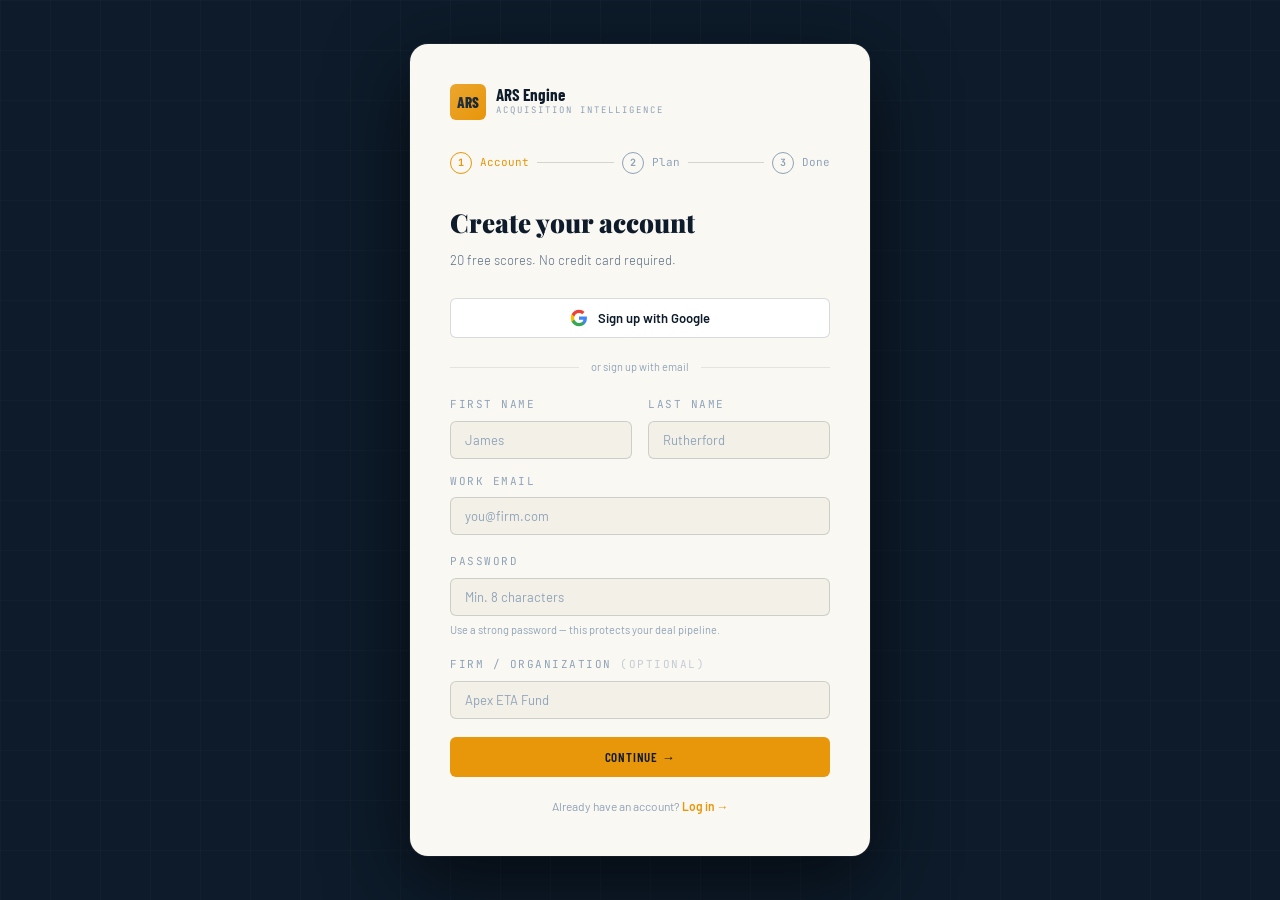
<file: frontend/signup.html>
<!DOCTYPE html>
<html lang="en">
<head>
<meta charset="UTF-8">
<meta name="viewport" content="width=device-width, initial-scale=1.0">
<title>Start Free — ARS Engine</title>
<meta name="description" content="Create your free ARS Engine account. Score 20 acquisition targets immediately — no credit card required.">
<link rel="stylesheet" href="shared.css">
<style>
.plan-select{display:grid;grid-template-columns:1fr 1fr;gap:10px;margin-bottom:20px}
.plan-opt{border:1.5px solid var(--border2);border-radius:var(--r);padding:14px;cursor:pointer;transition:all .15s;position:relative}
.plan-opt:hover{border-color:var(--border3)}
.plan-opt.selected{border-color:var(--amber);background:var(--amber-l)}
.plan-opt-name{font-family:'Barlow Condensed',sans-serif;font-size:13px;font-weight:700;color:var(--ink);margin-bottom:2px}
.plan-opt-price{font-size:11px;color:var(--ink4)}
.plan-opt .check-mark{position:absolute;top:10px;right:10px;width:18px;height:18px;border-radius:50%;background:var(--amber);color:var(--navy);display:none;align-items:center;justify-content:center;font-size:10px;font-weight:700}
.plan-opt.selected .check-mark{display:flex}
.step-indicator{display:flex;align-items:center;gap:0;margin-bottom:28px}
.step{display:flex;align-items:center;gap:8px;font-size:11px;color:var(--ink4);font-family:'JetBrains Mono',monospace}
.step.active{color:var(--amber)}
.step.done{color:var(--teal)}
.step-num{width:22px;height:22px;border-radius:50%;border:1.5px solid currentColor;display:flex;align-items:center;justify-content:center;font-size:10px;font-weight:700;flex-shrink:0}
.step-line{flex:1;height:1px;background:var(--border2);margin:0 8px}
</style>
</head>
<body>

<div class="auth-bg">
  <div class="auth-card" style="max-width:460px">
    <div class="auth-logo">
      <div style="width:36px;height:36px;background:var(--amber);border-radius:6px;display:flex;align-items:center;justify-content:center;font-family:'Barlow Condensed',sans-serif;font-size:15px;font-weight:800;color:var(--navy);position:relative;overflow:hidden">
        <span style="position:absolute;inset:0;background:linear-gradient(135deg,rgba(255,255,255,0.15),transparent)"></span>ARS
      </div>
      <div>
        <div style="font-family:'Barlow Condensed',sans-serif;font-size:17px;font-weight:700;color:var(--ink);line-height:1">ARS Engine</div>
        <div style="font-size:9px;letter-spacing:2px;text-transform:uppercase;color:var(--ink4);font-family:'JetBrains Mono',monospace">Acquisition Intelligence</div>
      </div>
    </div>

    <!-- Progress Steps -->
    <div class="step-indicator">
      <div class="step active" id="step1-ind"><div class="step-num">1</div><span>Account</span></div>
      <div class="step-line"></div>
      <div class="step" id="step2-ind"><div class="step-num">2</div><span>Plan</span></div>
      <div class="step-line"></div>
      <div class="step" id="step3-ind"><div class="step-num">3</div><span>Done</span></div>
    </div>

    <!-- Step 1: Account -->
    <div id="step1">
      <div class="auth-title">Create your account</div>
      <div class="auth-sub">20 free scores. No credit card required.</div>

      <button class="oauth-btn" onclick="ARS.toast('Google OAuth coming soon','ok')">
        <svg width="18" height="18" viewBox="0 0 24 24"><path fill="#4285F4" d="M22.56 12.25c0-.78-.07-1.53-.2-2.25H12v4.26h5.92c-.26 1.37-1.04 2.53-2.21 3.31v2.77h3.57c2.08-1.92 3.28-4.74 3.28-8.09z"/><path fill="#34A853" d="M12 23c2.97 0 5.46-.98 7.28-2.66l-3.57-2.77c-.98.66-2.23 1.06-3.71 1.06-2.86 0-5.29-1.93-6.16-4.53H2.18v2.84C3.99 20.53 7.7 23 12 23z"/><path fill="#FBBC05" d="M5.84 14.09c-.22-.66-.35-1.36-.35-2.09s.13-1.43.35-2.09V7.07H2.18C1.43 8.55 1 10.22 1 12s.43 3.45 1.18 4.93l2.85-2.22.81-.62z"/><path fill="#EA4335" d="M12 5.38c1.62 0 3.06.56 4.21 1.64l3.15-3.15C17.45 2.09 14.97 1 12 1 7.7 1 3.99 3.47 2.18 7.07l3.66 2.84c.87-2.6 3.3-4.53 6.16-4.53z"/></svg>
        Sign up with Google
      </button>

      <div class="auth-divider">or sign up with email</div>

      <div class="form-row">
        <div class="form-group" style="margin-bottom:0">
          <label>First Name</label>
          <input type="text" class="form-control" placeholder="James" id="su-first">
        </div>
        <div class="form-group" style="margin-bottom:0">
          <label>Last Name</label>
          <input type="text" class="form-control" placeholder="Rutherford" id="su-last">
        </div>
      </div>
      <div style="height:14px"></div>
      <div class="form-group">
        <label>Work Email</label>
        <input type="email" class="form-control" placeholder="you@firm.com" id="su-email">
      </div>
      <div class="form-group">
        <label>Password</label>
        <input type="password" class="form-control" placeholder="Min. 8 characters" id="su-pass">
        <div class="form-hint">Use a strong password &#8212; this protects your deal pipeline.</div>
      </div>
      <div class="form-group">
        <label>Firm / Organization <span style="opacity:.5;font-weight:400">(Optional)</span></label>
        <input type="text" class="form-control" placeholder="Apex ETA Fund" id="su-firm">
      </div>

      <button class="btn btn-amber" style="width:100%;justify-content:center;padding:12px" onclick="goStep2()">
        Continue &#8594;
      </button>
      <div class="auth-footer-text">Already have an account? <a href="login.html">Log in &#8594;</a></div>
    </div>

    <!-- Step 2: Plan Selection -->
    <div id="step2" style="display:none">
      <div class="auth-title">Choose your plan</div>
      <div class="auth-sub">Start free. Upgrade when you're ready.</div>
      <div class="plan-select" id="plan-select">
        <div class="plan-opt selected" onclick="selectPlan(this,'starter')">
          <div class="check-mark">&#10003;</div>
          <div class="plan-opt-name">Starter</div>
          <div class="plan-opt-price">Free forever</div>
          <div style="font-size:10px;color:var(--ink4);margin-top:6px">20 scores/mo</div>
        </div>
        <div class="plan-opt" onclick="selectPlan(this,'growth')">
          <div class="check-mark">&#10003;</div>
          <div class="plan-opt-name">Growth</div>
          <div class="plan-opt-price">$149/month</div>
          <div style="font-size:10px;color:var(--ink4);margin-top:6px">500 scores + AI</div>
        </div>
      </div>

      <div style="background:var(--cream2);border:1px solid var(--border);border-radius:var(--r);padding:14px;margin-bottom:20px;font-size:11px;color:var(--ink3);line-height:1.65">
        &#10003; &nbsp;14-day free trial on all paid plans<br>
        &#10003; &nbsp;No credit card required to start<br>
        &#10003; &nbsp;Cancel anytime, no lock-in
      </div>

      <button class="btn btn-amber" style="width:100%;justify-content:center;padding:12px" onclick="goStep3()">
        Create Account &#8594;
      </button>
      <div style="margin-top:10px;text-align:center">
        <button onclick="goBackStep1()" style="background:none;border:none;color:var(--ink4);font-size:11px;cursor:pointer">&#8592; Back</button>
      </div>
    </div>

    <!-- Step 3: Success -->
    <div id="step3" style="display:none;text-align:center">
      <div style="width:72px;height:72px;border-radius:50%;background:var(--teal-l);border:2px solid var(--teal);display:flex;align-items:center;justify-content:center;margin:0 auto 20px;font-size:28px">&#10003;</div>
      <div class="auth-title">You're in!</div>
      <div class="auth-sub" style="margin-bottom:24px">Your ARS Engine account is ready. Let's score your first acquisition target.</div>
      <a href="index.html" class="btn btn-amber btn-lg" style="width:100%;justify-content:center">Open Dashboard &#8594;</a>
      <div style="margin-top:12px">
        <a href="sandbox.html" style="font-size:12px;color:var(--ink4)">Try the Live Sandbox first &#8594;</a>
      </div>
    </div>

  </div>
</div>

<script src="shared.js"></script>
<script>
let selectedPlan = 'starter';

function selectPlan(el, plan) {
  selectedPlan = plan;
  document.querySelectorAll('.plan-opt').forEach(o => o.classList.remove('selected'));
  el.classList.add('selected');
}

function goStep2() {
  const email = document.getElementById('su-email').value.trim();
  const pass = document.getElementById('su-pass').value;
  const first = document.getElementById('su-first').value.trim();
  if (!first) { ARS.toast('Please enter your first name.', 'err'); return; }
  if (!email || !email.includes('@')) { ARS.toast('Please enter a valid email.', 'err'); return; }
  if (pass.length < 8) { ARS.toast('Password must be at least 8 characters.', 'err'); return; }

  document.getElementById('step1').style.display = 'none';
  document.getElementById('step2').style.display = 'block';
  document.getElementById('step1-ind').className = 'step done';
  document.getElementById('step1-ind').querySelector('.step-num').innerHTML = '&#10003;';
  document.getElementById('step2-ind').className = 'step active';
  window.scrollTo(0, 0);
}

function goBackStep1() {
  document.getElementById('step2').style.display = 'none';
  document.getElementById('step1').style.display = 'block';
  document.getElementById('step2-ind').className = 'step';
  document.getElementById('step2-ind').querySelector('.step-num').innerText = '2';
  document.getElementById('step1-ind').className = 'step active';
  document.getElementById('step1-ind').querySelector('.step-num').innerText = '1';
}

function goStep3() {
  document.getElementById('step2').style.display = 'none';
  document.getElementById('step3').style.display = 'block';
  document.getElementById('step2-ind').className = 'step done';
  document.getElementById('step2-ind').querySelector('.step-num').innerHTML = '&#10003;';
  document.getElementById('step3-ind').className = 'step done';
  document.getElementById('step3-ind').querySelector('.step-num').innerHTML = '&#10003;';
  window.scrollTo(0, 0);
}
</script>
</body>
</html>
</file>
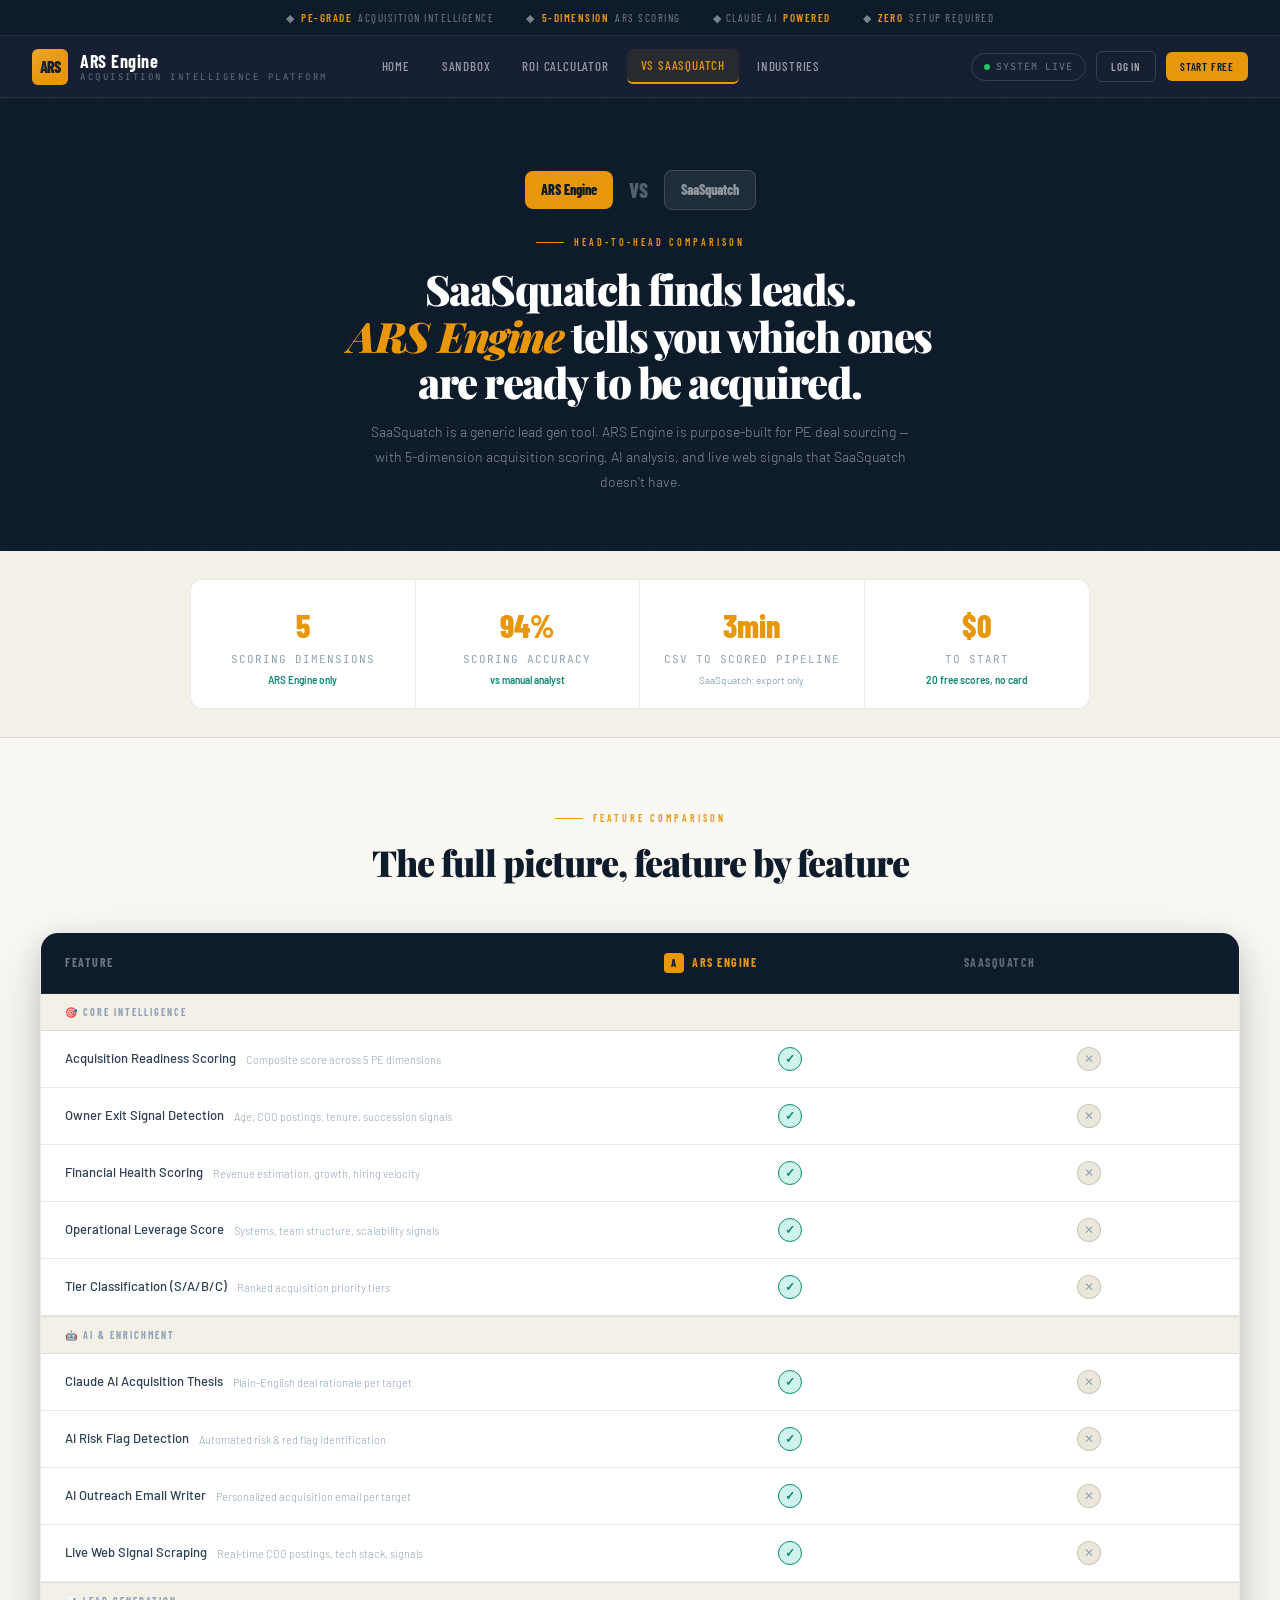
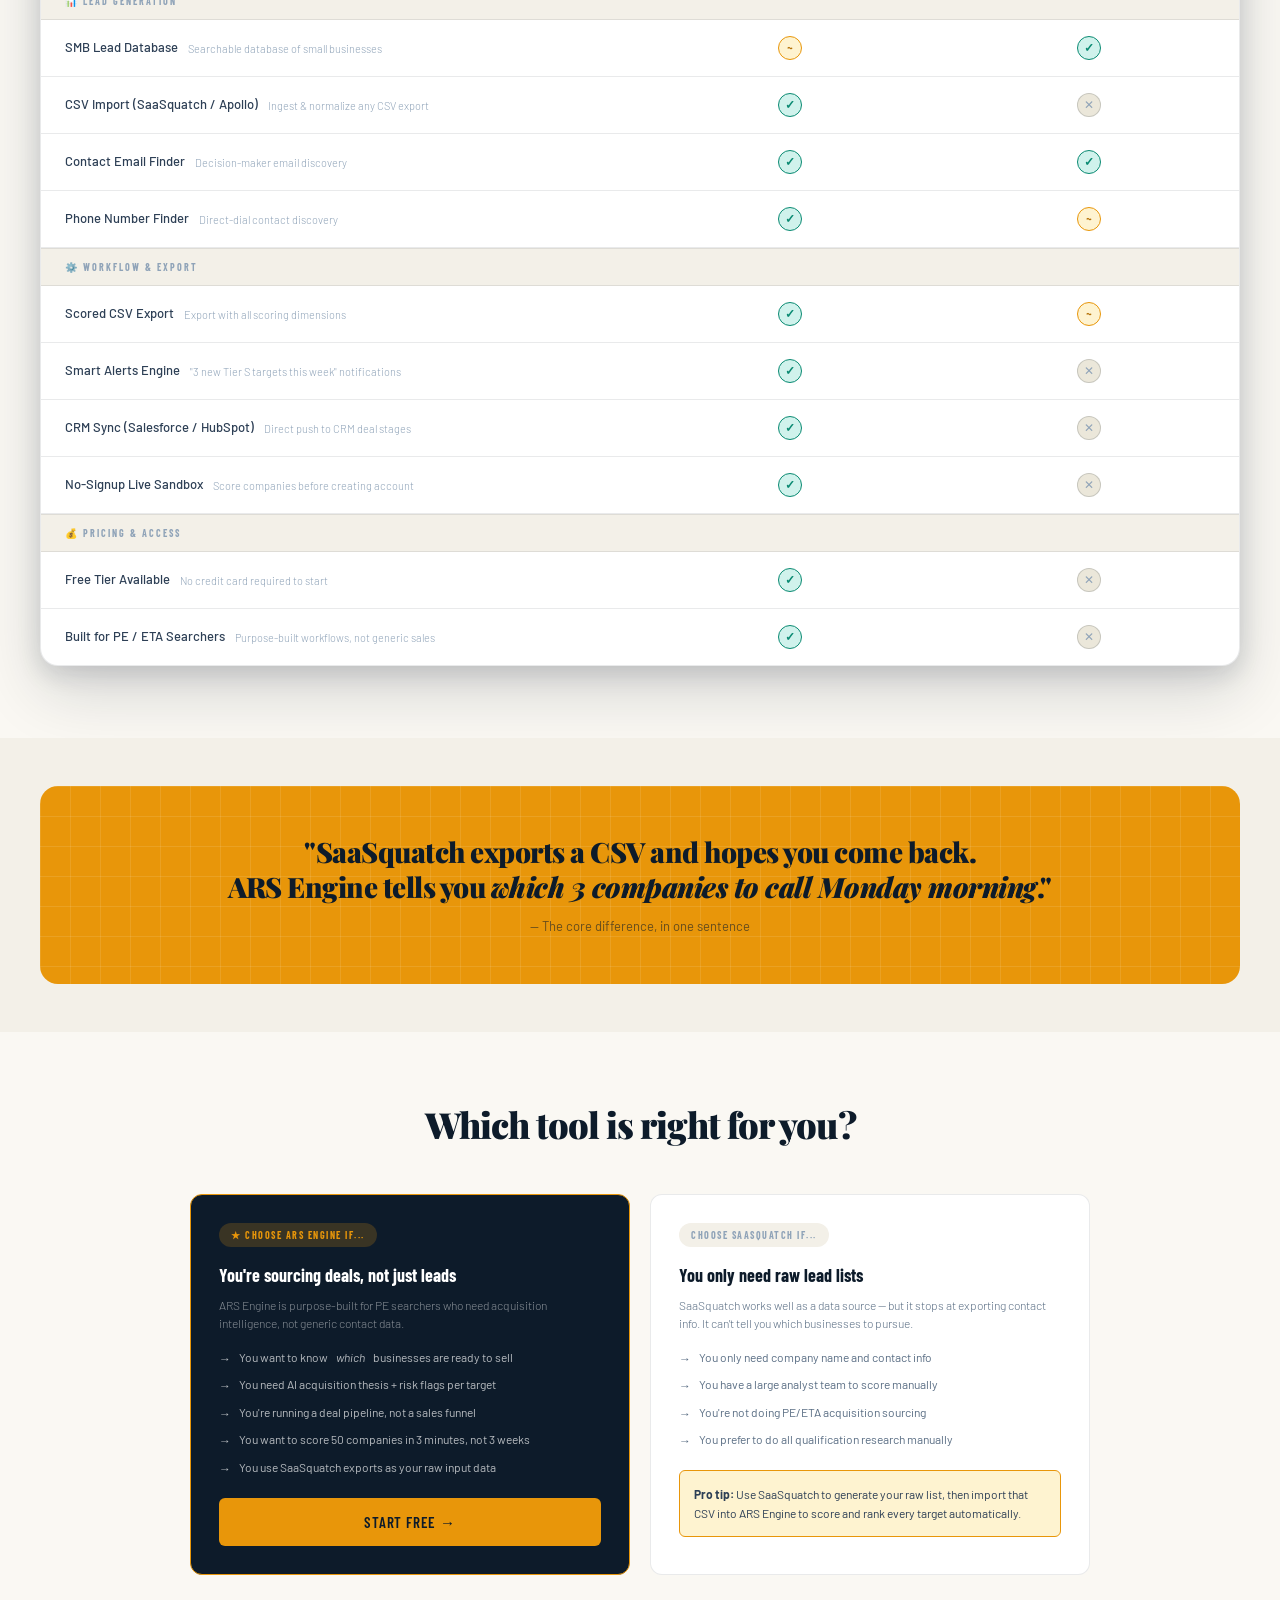
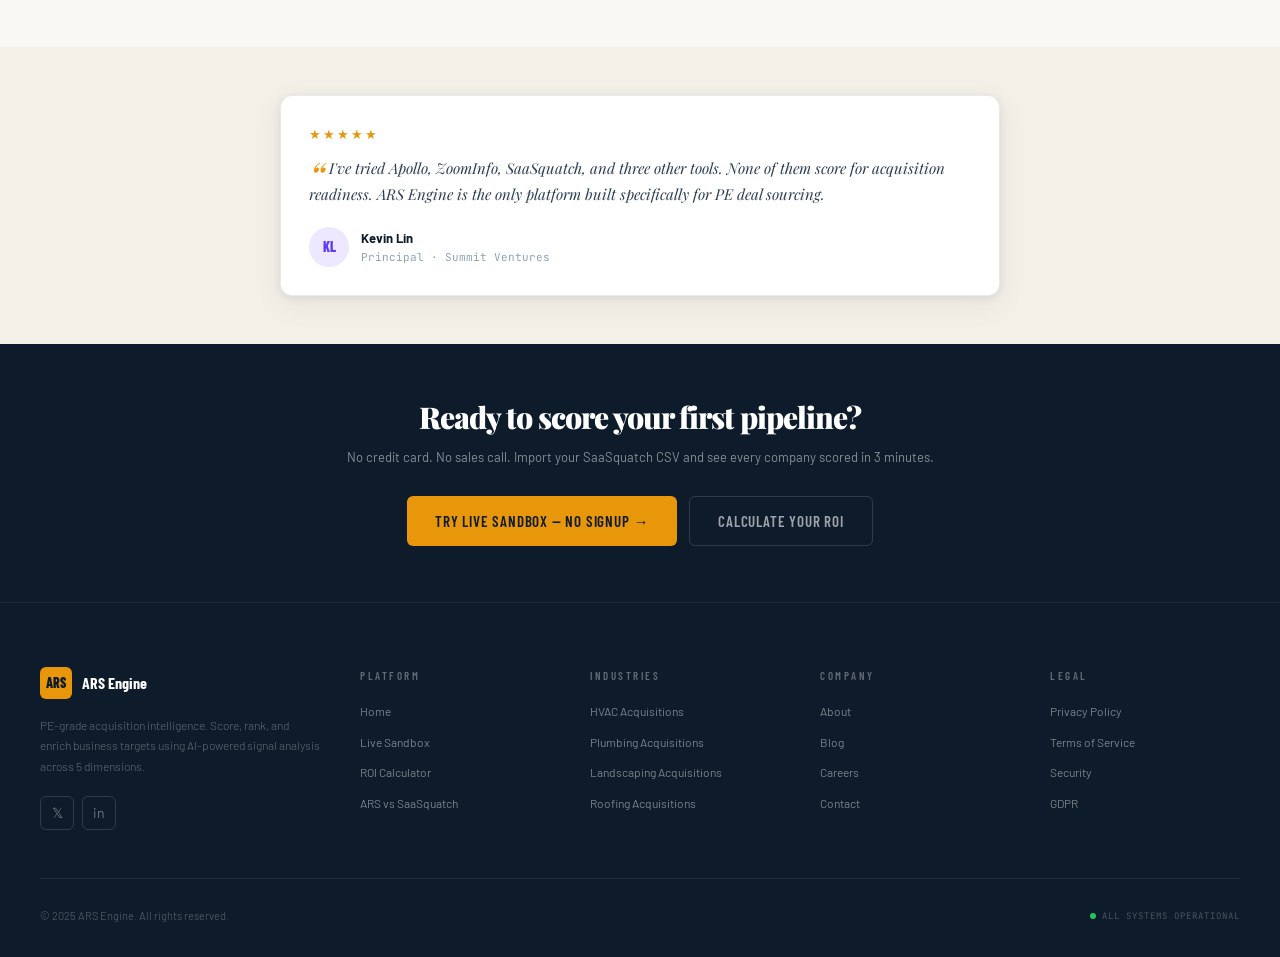
<file: frontend/vs-saasquatch.html>
<!DOCTYPE html>
<html lang="en">
<head>
<meta charset="UTF-8">
<meta name="viewport" content="width=device-width, initial-scale=1.0">
<title>ARS Engine vs SaaSquatch — Acquisition Intelligence Comparison</title>
<meta name="description" content="ARS Engine vs SaaSquatch: a head-to-head comparison for PE deal sourcing. SaaSquatch finds leads. ARS Engine tells you which ones are ready to be acquired.">
<link rel="preconnect" href="https://fonts.googleapis.com">
<link href="https://fonts.googleapis.com/css2?family=Playfair+Display:ital,wght@0,400;0,700;0,900;1,400&family=Barlow:wght@300;400;500;600;700&family=Barlow+Condensed:wght@400;500;600;700;800&family=JetBrains+Mono:wght@300;400;500&display=swap" rel="stylesheet">
<link rel="stylesheet" href="shared.css">
<style>
.vs-hero{background:var(--navy);padding:72px 40px 56px;position:relative;overflow:hidden;text-align:center}
.vs-hero::before{content:'';position:absolute;inset:0;background-image:linear-gradient(rgba(255,255,255,0.015) 1px,transparent 1px),linear-gradient(90deg,rgba(255,255,255,0.015) 1px,transparent 1px);background-size:50px 50px;pointer-events:none}
.vs-hero-inner{max-width:900px;margin:0 auto;position:relative;z-index:1}
.vs-badge{display:inline-flex;align-items:center;gap:8px;background:rgba(232,150,10,0.12);border:1px solid rgba(232,150,10,0.3);border-radius:99px;padding:6px 16px;font-family:'Barlow Condensed',sans-serif;font-size:10px;letter-spacing:2px;text-transform:uppercase;color:var(--amber);margin-bottom:20px}

/* Comparison table */
.cmp-table-wrap{background:#fff;border:1px solid var(--border);border-radius:var(--r3);overflow:hidden;box-shadow:var(--shadow2)}
.cmp-thead{display:grid;grid-template-columns:2fr 1fr 1fr;background:var(--navy);border-bottom:1px solid var(--wborder)}
.cmp-th{padding:20px 24px;font-family:'Barlow Condensed',sans-serif;font-size:12px;font-weight:700;letter-spacing:1.5px;text-transform:uppercase}
.cmp-th.feature-col{color:rgba(255,255,255,0.4)}
.cmp-th.ars-col{color:var(--amber);display:flex;align-items:center;gap:8px}
.cmp-th.saas-col{color:rgba(255,255,255,0.35)}
.ars-mark{width:20px;height:20px;background:var(--amber);border-radius:4px;display:flex;align-items:center;justify-content:center;font-size:10px;font-weight:800;color:var(--navy)}

.cmp-section-hdr{grid-column:1/-1;background:var(--cream2);padding:10px 24px;font-family:'Barlow Condensed',sans-serif;font-size:10px;font-weight:700;letter-spacing:2px;text-transform:uppercase;color:var(--ink4);border-bottom:1px solid var(--border)}

.cmp-row{display:grid;grid-template-columns:2fr 1fr 1fr;border-bottom:1px solid var(--border);transition:background .12s}
.cmp-row:last-child{border-bottom:none}
.cmp-row:hover{background:var(--cream2)}
.cmp-cell{padding:16px 24px;display:flex;align-items:center;gap:10px;font-size:13px}
.cmp-cell.feature{color:var(--ink2);font-weight:500}
.cmp-cell.ars{justify-content:center}
.cmp-cell.saas{justify-content:center}
.cmp-feature-sub{display:block;font-size:11px;color:var(--ink4);font-weight:300;margin-top:2px}

.check-yes{width:24px;height:24px;border-radius:50%;background:var(--teal-l);border:1.5px solid var(--teal);display:flex;align-items:center;justify-content:center;font-size:12px;color:var(--teal);font-weight:700;flex-shrink:0}
.check-no{width:24px;height:24px;border-radius:50%;background:var(--cream3);border:1.5px solid var(--border2);display:flex;align-items:center;justify-content:center;font-size:12px;color:var(--ink4);flex-shrink:0}
.check-partial{width:24px;height:24px;border-radius:50%;background:var(--amber-l);border:1.5px solid var(--amber);display:flex;align-items:center;justify-content:center;font-size:11px;color:var(--amber-d);flex-shrink:0;font-weight:700}
.check-best{background:var(--teal-l);border-color:var(--teal);font-weight:800;font-size:10px}

/* Verdict cards */
.verdict-grid{display:grid;grid-template-columns:1fr 1fr;gap:20px;max-width:900px;margin:0 auto}
.verdict-card{border-radius:var(--r2);padding:28px;border:1px solid var(--border)}
.verdict-card.ars{background:var(--navy);border-color:var(--amber)}
.verdict-card.saas{background:#fff}
.verdict-title{font-family:'Barlow Condensed',sans-serif;font-size:18px;font-weight:700;margin-bottom:6px}
.verdict-subtitle{font-size:12px;margin-bottom:16px;font-weight:300;line-height:1.5}
.verdict-tag{display:inline-flex;padding:4px 12px;border-radius:99px;font-family:'Barlow Condensed',sans-serif;font-size:10px;font-weight:700;letter-spacing:1.5px;text-transform:uppercase;margin-bottom:14px}
.verdict-list{list-style:none;display:flex;flex-direction:column;gap:8px}
.verdict-list li{display:flex;align-items:flex-start;gap:8px;font-size:12px;line-height:1.55}
.verdict-list li::before{content:'→';flex-shrink:0;margin-top:1px}

/* Positioning line */
.positioning-block{background:var(--amber);border-radius:var(--r3);padding:48px;text-align:center;position:relative;overflow:hidden}
.positioning-block::before{content:'';position:absolute;inset:0;background-image:linear-gradient(rgba(255,255,255,0.1) 1px,transparent 1px),linear-gradient(90deg,rgba(255,255,255,0.1) 1px,transparent 1px);background-size:30px 30px}
.positioning-quote{font-family:'Playfair Display',serif;font-size:28px;font-weight:900;color:var(--navy);line-height:1.25;position:relative;z-index:1;letter-spacing:-0.5px}
.positioning-quote em{font-style:italic}
.positioning-sub{font-size:13px;color:rgba(13,27,42,0.6);margin-top:12px;position:relative;z-index:1}

@media(max-width:768px){
  .cmp-thead,.cmp-row{grid-template-columns:1.5fr 1fr 1fr}
  .cmp-cell{padding:12px 14px;font-size:11px}
  .verdict-grid{grid-template-columns:1fr}
  .positioning-quote{font-size:20px}
}
</style>
</head>
<body>

<div id="ars-header"></div>

<!-- HERO -->
<div class="vs-hero">
  <div class="vs-hero-inner">
    <div style="display:flex;align-items:center;justify-content:center;gap:16px;margin-bottom:24px">
      <div style="background:var(--amber);border-radius:8px;padding:8px 16px;font-family:'Barlow Condensed',sans-serif;font-size:14px;font-weight:800;color:var(--navy)">ARS Engine</div>
      <div style="font-family:'Barlow Condensed',sans-serif;font-size:20px;font-weight:800;color:rgba(255,255,255,0.3)">VS</div>
      <div style="background:rgba(255,255,255,0.08);border:1px solid var(--wborder2);border-radius:8px;padding:8px 16px;font-family:'Barlow Condensed',sans-serif;font-size:14px;font-weight:800;color:rgba(255,255,255,0.5)">SaaSquatch</div>
    </div>
    <div class="section-eyebrow" style="justify-content:center"><div class="section-eyebrow-line"></div><div class="section-eyebrow-text">Head-to-Head Comparison</div></div>
    <h1 style="font-family:'Playfair Display',serif;font-size:42px;font-weight:900;color:#fff;letter-spacing:-1.5px;margin-bottom:14px;line-height:1.1">SaaSquatch finds leads.<br><em style="color:var(--amber);font-style:italic">ARS Engine</em> tells you which ones<br>are ready to be acquired.</h1>
    <p style="font-size:14px;color:rgba(255,255,255,0.5);max-width:560px;margin:0 auto;line-height:1.8;font-weight:300">SaaSquatch is a generic lead gen tool. ARS Engine is purpose-built for PE deal sourcing — with 5-dimension acquisition scoring, AI analysis, and live web signals that SaaSquatch doesn't have.</p>
  </div>
</div>

<!-- QUICK STATS -->
<div style="background:var(--cream2);border-bottom:1px solid var(--border);padding:28px 40px">
  <div style="max-width:900px;margin:0 auto;display:grid;grid-template-columns:repeat(4,1fr);gap:0;border:1px solid var(--border);border-radius:var(--r2);overflow:hidden;background:#fff">
    <div style="padding:20px;text-align:center;border-right:1px solid var(--border)">
      <div style="font-family:'Barlow Condensed',sans-serif;font-size:32px;font-weight:800;color:var(--amber)">5</div>
      <div style="font-size:11px;color:var(--ink4);letter-spacing:1px;text-transform:uppercase;font-family:'JetBrains Mono',monospace">Scoring Dimensions</div>
      <div style="font-size:10px;color:var(--teal);margin-top:4px;font-weight:600">ARS Engine only</div>
    </div>
    <div style="padding:20px;text-align:center;border-right:1px solid var(--border)">
      <div style="font-family:'Barlow Condensed',sans-serif;font-size:32px;font-weight:800;color:var(--amber)">94%</div>
      <div style="font-size:11px;color:var(--ink4);letter-spacing:1px;text-transform:uppercase;font-family:'JetBrains Mono',monospace">Scoring Accuracy</div>
      <div style="font-size:10px;color:var(--teal);margin-top:4px;font-weight:600">vs manual analyst</div>
    </div>
    <div style="padding:20px;text-align:center;border-right:1px solid var(--border)">
      <div style="font-family:'Barlow Condensed',sans-serif;font-size:32px;font-weight:800;color:var(--amber)">3min</div>
      <div style="font-size:11px;color:var(--ink4);letter-spacing:1px;text-transform:uppercase;font-family:'JetBrains Mono',monospace">CSV to Scored Pipeline</div>
      <div style="font-size:10px;color:var(--ink4);margin-top:4px">SaaSquatch: export only</div>
    </div>
    <div style="padding:20px;text-align:center">
      <div style="font-family:'Barlow Condensed',sans-serif;font-size:32px;font-weight:800;color:var(--amber)">$0</div>
      <div style="font-size:11px;color:var(--ink4);letter-spacing:1px;text-transform:uppercase;font-family:'JetBrains Mono',monospace">To Start</div>
      <div style="font-size:10px;color:var(--teal);margin-top:4px;font-weight:600">20 free scores, no card</div>
    </div>
  </div>
</div>

<!-- COMPARISON TABLE -->
<section class="section">
  <div class="section-inner">
    <div class="section-header text-center">
      <div class="section-eyebrow" style="justify-content:center"><div class="section-eyebrow-line"></div><div class="section-eyebrow-text">Feature Comparison</div></div>
      <h2 class="section-title">The full picture, feature by feature</h2>
    </div>

    <div class="cmp-table-wrap">
      <!-- Header -->
      <div class="cmp-thead">
        <div class="cmp-th feature-col">Feature</div>
        <div class="cmp-th ars-col"><div class="ars-mark">A</div>ARS Engine</div>
        <div class="cmp-th saas-col">SaaSquatch</div>
      </div>

      <!-- CORE INTELLIGENCE -->
      <div style="background:var(--cream2);padding:10px 24px;font-family:'Barlow Condensed',sans-serif;font-size:10px;font-weight:700;letter-spacing:2px;text-transform:uppercase;color:var(--ink4);border-bottom:1px solid var(--border)">&#127919; Core Intelligence</div>
      <div class="cmp-row">
        <div class="cmp-cell feature">Acquisition Readiness Scoring<span class="cmp-feature-sub">Composite score across 5 PE dimensions</span></div>
        <div class="cmp-cell ars"><div class="check-yes">✓</div></div>
        <div class="cmp-cell saas"><div class="check-no">✕</div></div>
      </div>
      <div class="cmp-row">
        <div class="cmp-cell feature">Owner Exit Signal Detection<span class="cmp-feature-sub">Age, COO postings, tenure, succession signals</span></div>
        <div class="cmp-cell ars"><div class="check-yes">✓</div></div>
        <div class="cmp-cell saas"><div class="check-no">✕</div></div>
      </div>
      <div class="cmp-row">
        <div class="cmp-cell feature">Financial Health Scoring<span class="cmp-feature-sub">Revenue estimation, growth, hiring velocity</span></div>
        <div class="cmp-cell ars"><div class="check-yes">✓</div></div>
        <div class="cmp-cell saas"><div class="check-no">✕</div></div>
      </div>
      <div class="cmp-row">
        <div class="cmp-cell feature">Operational Leverage Score<span class="cmp-feature-sub">Systems, team structure, scalability signals</span></div>
        <div class="cmp-cell ars"><div class="check-yes">✓</div></div>
        <div class="cmp-cell saas"><div class="check-no">✕</div></div>
      </div>
      <div class="cmp-row">
        <div class="cmp-cell feature">Tier Classification (S/A/B/C)<span class="cmp-feature-sub">Ranked acquisition priority tiers</span></div>
        <div class="cmp-cell ars"><div class="check-yes">✓</div></div>
        <div class="cmp-cell saas"><div class="check-no">✕</div></div>
      </div>

      <!-- AI & ENRICHMENT -->
      <div style="background:var(--cream2);padding:10px 24px;font-family:'Barlow Condensed',sans-serif;font-size:10px;font-weight:700;letter-spacing:2px;text-transform:uppercase;color:var(--ink4);border-bottom:1px solid var(--border);border-top:1px solid var(--border)">&#129302; AI & Enrichment</div>
      <div class="cmp-row">
        <div class="cmp-cell feature">Claude AI Acquisition Thesis<span class="cmp-feature-sub">Plain-English deal rationale per target</span></div>
        <div class="cmp-cell ars"><div class="check-yes">✓</div></div>
        <div class="cmp-cell saas"><div class="check-no">✕</div></div>
      </div>
      <div class="cmp-row">
        <div class="cmp-cell feature">AI Risk Flag Detection<span class="cmp-feature-sub">Automated risk & red flag identification</span></div>
        <div class="cmp-cell ars"><div class="check-yes">✓</div></div>
        <div class="cmp-cell saas"><div class="check-no">✕</div></div>
      </div>
      <div class="cmp-row">
        <div class="cmp-cell feature">AI Outreach Email Writer<span class="cmp-feature-sub">Personalized acquisition email per target</span></div>
        <div class="cmp-cell ars"><div class="check-yes">✓</div></div>
        <div class="cmp-cell saas"><div class="check-no">✕</div></div>
      </div>
      <div class="cmp-row">
        <div class="cmp-cell feature">Live Web Signal Scraping<span class="cmp-feature-sub">Real-time COO postings, tech stack, signals</span></div>
        <div class="cmp-cell ars"><div class="check-yes">✓</div></div>
        <div class="cmp-cell saas"><div class="check-no">✕</div></div>
      </div>

      <!-- LEAD GEN (shared ground) -->
      <div style="background:var(--cream2);padding:10px 24px;font-family:'Barlow Condensed',sans-serif;font-size:10px;font-weight:700;letter-spacing:2px;text-transform:uppercase;color:var(--ink4);border-bottom:1px solid var(--border);border-top:1px solid var(--border)">&#128202; Lead Generation</div>
      <div class="cmp-row">
        <div class="cmp-cell feature">SMB Lead Database<span class="cmp-feature-sub">Searchable database of small businesses</span></div>
        <div class="cmp-cell ars"><div class="check-partial">~</div></div>
        <div class="cmp-cell saas"><div class="check-yes">✓</div></div>
      </div>
      <div class="cmp-row">
        <div class="cmp-cell feature">CSV Import (SaaSquatch / Apollo)<span class="cmp-feature-sub">Ingest & normalize any CSV export</span></div>
        <div class="cmp-cell ars"><div class="check-yes">✓</div></div>
        <div class="cmp-cell saas"><div class="check-no">✕</div></div>
      </div>
      <div class="cmp-row">
        <div class="cmp-cell feature">Contact Email Finder<span class="cmp-feature-sub">Decision-maker email discovery</span></div>
        <div class="cmp-cell ars"><div class="check-yes">✓</div></div>
        <div class="cmp-cell saas"><div class="check-yes">✓</div></div>
      </div>
      <div class="cmp-row">
        <div class="cmp-cell feature">Phone Number Finder<span class="cmp-feature-sub">Direct-dial contact discovery</span></div>
        <div class="cmp-cell ars"><div class="check-yes">✓</div></div>
        <div class="cmp-cell saas"><div class="check-partial">~</div></div>
      </div>

      <!-- WORKFLOW -->
      <div style="background:var(--cream2);padding:10px 24px;font-family:'Barlow Condensed',sans-serif;font-size:10px;font-weight:700;letter-spacing:2px;text-transform:uppercase;color:var(--ink4);border-bottom:1px solid var(--border);border-top:1px solid var(--border)">&#9881;&#65039; Workflow & Export</div>
      <div class="cmp-row">
        <div class="cmp-cell feature">Scored CSV Export<span class="cmp-feature-sub">Export with all scoring dimensions</span></div>
        <div class="cmp-cell ars"><div class="check-yes">✓</div></div>
        <div class="cmp-cell saas"><div class="check-partial">~</div></div>
      </div>
      <div class="cmp-row">
        <div class="cmp-cell feature">Smart Alerts Engine<span class="cmp-feature-sub">"3 new Tier S targets this week" notifications</span></div>
        <div class="cmp-cell ars"><div class="check-yes">✓</div></div>
        <div class="cmp-cell saas"><div class="check-no">✕</div></div>
      </div>
      <div class="cmp-row">
        <div class="cmp-cell feature">CRM Sync (Salesforce / HubSpot)<span class="cmp-feature-sub">Direct push to CRM deal stages</span></div>
        <div class="cmp-cell ars"><div class="check-yes">✓</div></div>
        <div class="cmp-cell saas"><div class="check-no">✕</div></div>
      </div>
      <div class="cmp-row">
        <div class="cmp-cell feature">No-Signup Live Sandbox<span class="cmp-feature-sub">Score companies before creating account</span></div>
        <div class="cmp-cell ars"><div class="check-yes">✓</div></div>
        <div class="cmp-cell saas"><div class="check-no">✕</div></div>
      </div>

      <!-- PRICING -->
      <div style="background:var(--cream2);padding:10px 24px;font-family:'Barlow Condensed',sans-serif;font-size:10px;font-weight:700;letter-spacing:2px;text-transform:uppercase;color:var(--ink4);border-bottom:1px solid var(--border);border-top:1px solid var(--border)">&#128176; Pricing & Access</div>
      <div class="cmp-row">
        <div class="cmp-cell feature">Free Tier Available<span class="cmp-feature-sub">No credit card required to start</span></div>
        <div class="cmp-cell ars"><div class="check-yes">✓</div></div>
        <div class="cmp-cell saas"><div class="check-no">✕</div></div>
      </div>
      <div class="cmp-row">
        <div class="cmp-cell feature">Built for PE / ETA Searchers<span class="cmp-feature-sub">Purpose-built workflows, not generic sales</span></div>
        <div class="cmp-cell ars"><div class="check-yes">✓</div></div>
        <div class="cmp-cell saas"><div class="check-no">✕</div></div>
      </div>
    </div>
  </div>
</section>

<!-- POSITIONING BLOCK -->
<section class="section-sm section-cream2">
  <div class="section-inner">
    <div class="positioning-block">
      <div class="positioning-quote">"SaaSquatch exports a CSV and hopes you come back.<br>ARS Engine tells you <em>which 3 companies to call Monday morning</em>."</div>
      <div class="positioning-sub">— The core difference, in one sentence</div>
    </div>
  </div>
</section>

<!-- VERDICT CARDS -->
<section class="section">
  <div class="section-inner">
    <div class="section-header text-center">
      <h2 class="section-title">Which tool is right for you?</h2>
    </div>
    <div class="verdict-grid">
      <div class="verdict-card ars">
        <div class="verdict-tag" style="background:rgba(232,150,10,0.2);color:var(--amber)">&#9733; Choose ARS Engine if...</div>
        <div class="verdict-title" style="color:#fff">You're sourcing deals, not just leads</div>
        <div class="verdict-subtitle" style="color:rgba(255,255,255,0.5)">ARS Engine is purpose-built for PE searchers who need acquisition intelligence, not generic contact data.</div>
        <ul class="verdict-list" style="color:rgba(255,255,255,0.7)">
          <li>You want to know <em>which</em> businesses are ready to sell</li>
          <li>You need AI acquisition thesis + risk flags per target</li>
          <li>You're running a deal pipeline, not a sales funnel</li>
          <li>You want to score 50 companies in 3 minutes, not 3 weeks</li>
          <li>You use SaaSquatch exports as your raw input data</li>
        </ul>
        <div style="margin-top:20px">
          <a href="signup.html" class="btn btn-amber btn-lg" style="justify-content:center;width:100%">Start Free &#8594;</a>
        </div>
      </div>
      <div class="verdict-card saas">
        <div class="verdict-tag" style="background:var(--cream2);color:var(--ink4)">Choose SaaSquatch if...</div>
        <div class="verdict-title" style="color:var(--ink)">You only need raw lead lists</div>
        <div class="verdict-subtitle" style="color:var(--ink3)">SaaSquatch works well as a data source — but it stops at exporting contact info. It can't tell you which businesses to pursue.</div>
        <ul class="verdict-list" style="color:var(--ink3)">
          <li style="color:var(--ink3);">You only need company name and contact info</li>
          <li style="color:var(--ink3);">You have a large analyst team to score manually</li>
          <li style="color:var(--ink3);">You're not doing PE/ETA acquisition sourcing</li>
          <li style="color:var(--ink3);">You prefer to do all qualification research manually</li>
        </ul>
        <div style="margin-top:20px;padding:14px;background:var(--amber-l);border:1px solid var(--amber);border-radius:var(--r)">
          <div style="font-size:12px;color:var(--ink2);line-height:1.55"><strong>Pro tip:</strong> Use SaaSquatch to generate your raw list, then import that CSV into ARS Engine to score and rank every target automatically.</div>
        </div>
      </div>
    </div>
  </div>
</section>

<!-- TESTIMONIAL -->
<section class="section-sm section-cream2">
  <div class="section-inner" style="max-width:720px">
    <div class="tcard">
      <div class="stars">&#9733;&#9733;&#9733;&#9733;&#9733;</div>
      <div class="tcard-quote">I've tried Apollo, ZoomInfo, SaaSquatch, and three other tools. None of them score for acquisition readiness. ARS Engine is the only platform built specifically for PE deal sourcing.</div>
      <div class="tcard-author">
        <div class="tcard-av" style="background:var(--violet-l);color:var(--violet)">KL</div>
        <div>
          <div class="tcard-name">Kevin Lin</div>
          <div class="tcard-role">Principal · Summit Ventures</div>
        </div>
      </div>
    </div>
  </div>
</section>

<!-- CTA -->
<section class="section section-dark" style="padding-top:56px;padding-bottom:56px">
  <div class="section-inner text-center">
    <h2 class="section-title section-title-dark" style="font-size:30px;margin-bottom:12px">Ready to score your first pipeline?</h2>
    <p style="color:rgba(255,255,255,0.5);margin-bottom:28px;font-size:13px">No credit card. No sales call. Import your SaaSquatch CSV and see every company scored in 3 minutes.</p>
    <div style="display:flex;gap:12px;justify-content:center;flex-wrap:wrap">
      <a href="sandbox.html" class="btn btn-amber btn-lg">Try Live Sandbox — No Signup &#8594;</a>
      <a href="roi-calculator.html" class="btn btn-ghost-dark btn-lg">Calculate Your ROI</a>
    </div>
  </div>
</section>

<footer class="footer">
  <div class="ars-footer"></div>
</footer>
<div class="toast" id="ars-toast"></div>
<script src="shared.js"></script>
</body>
</html>
</file>
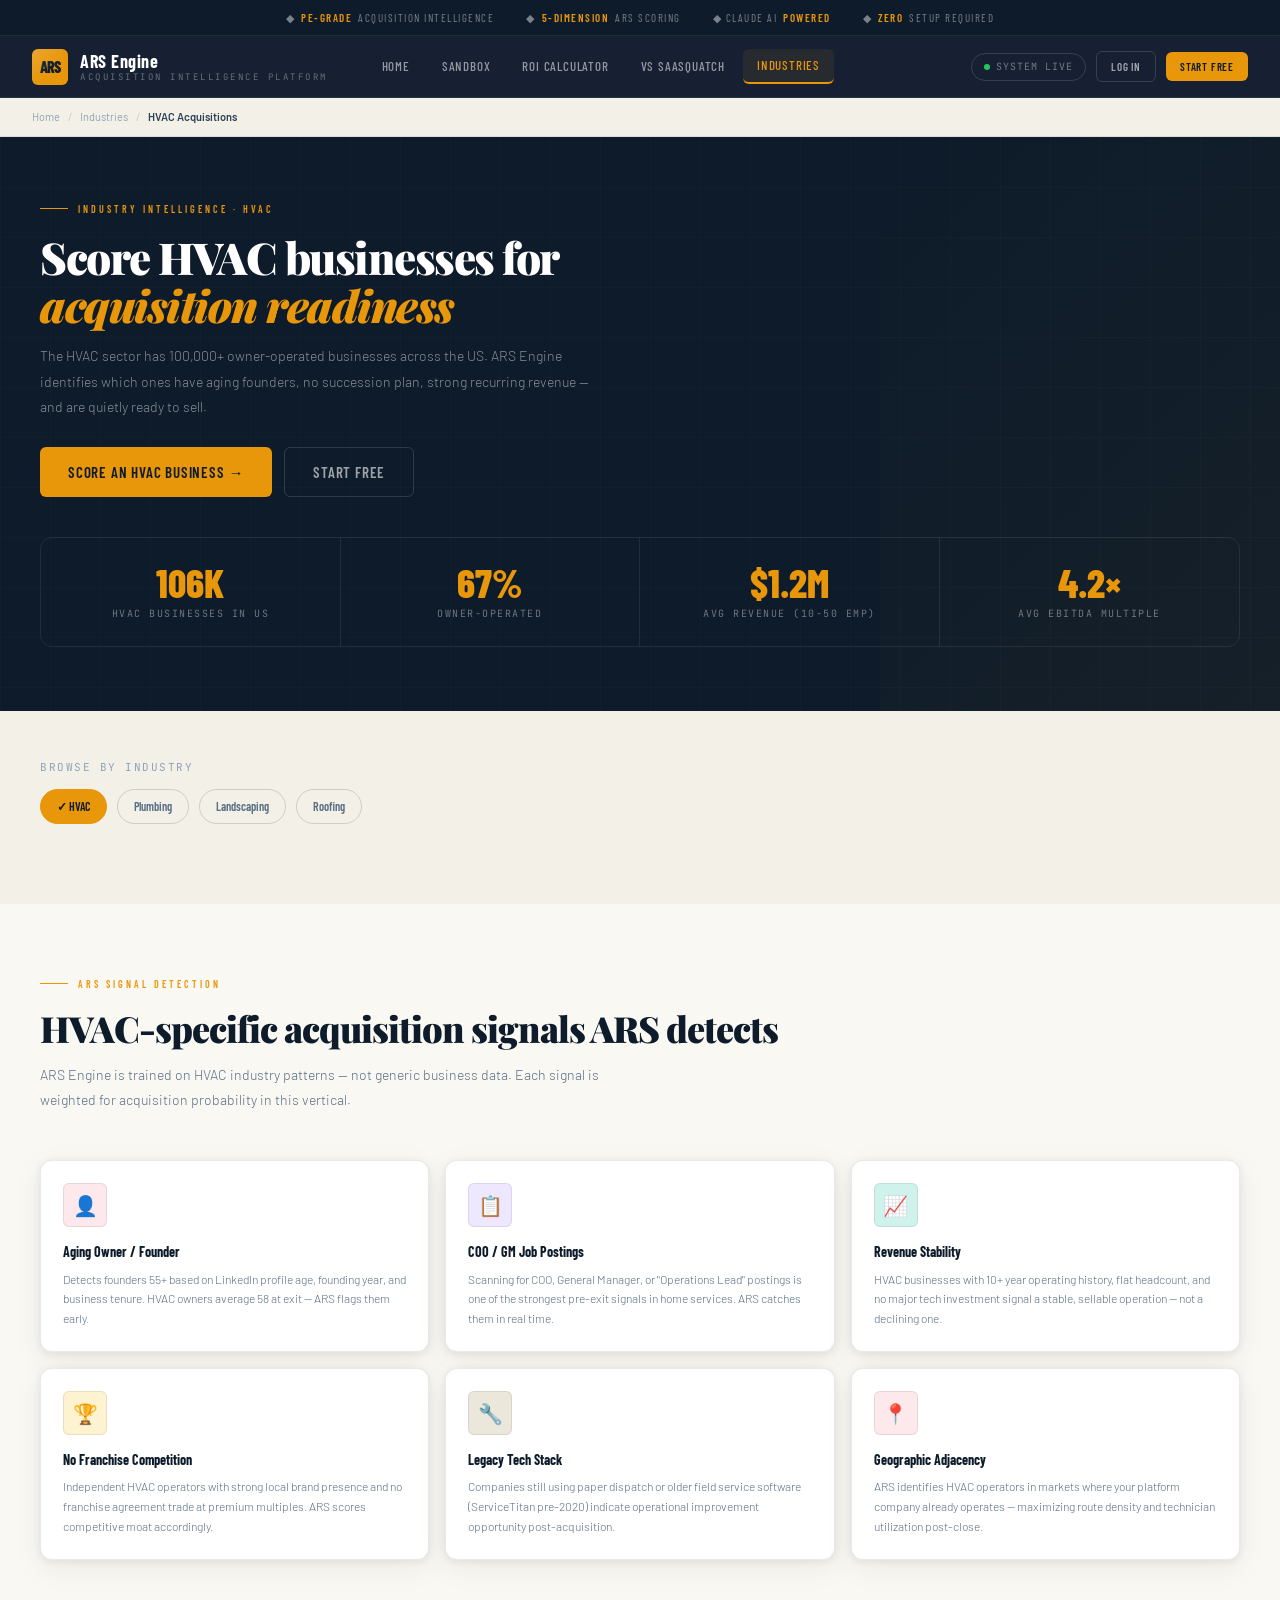
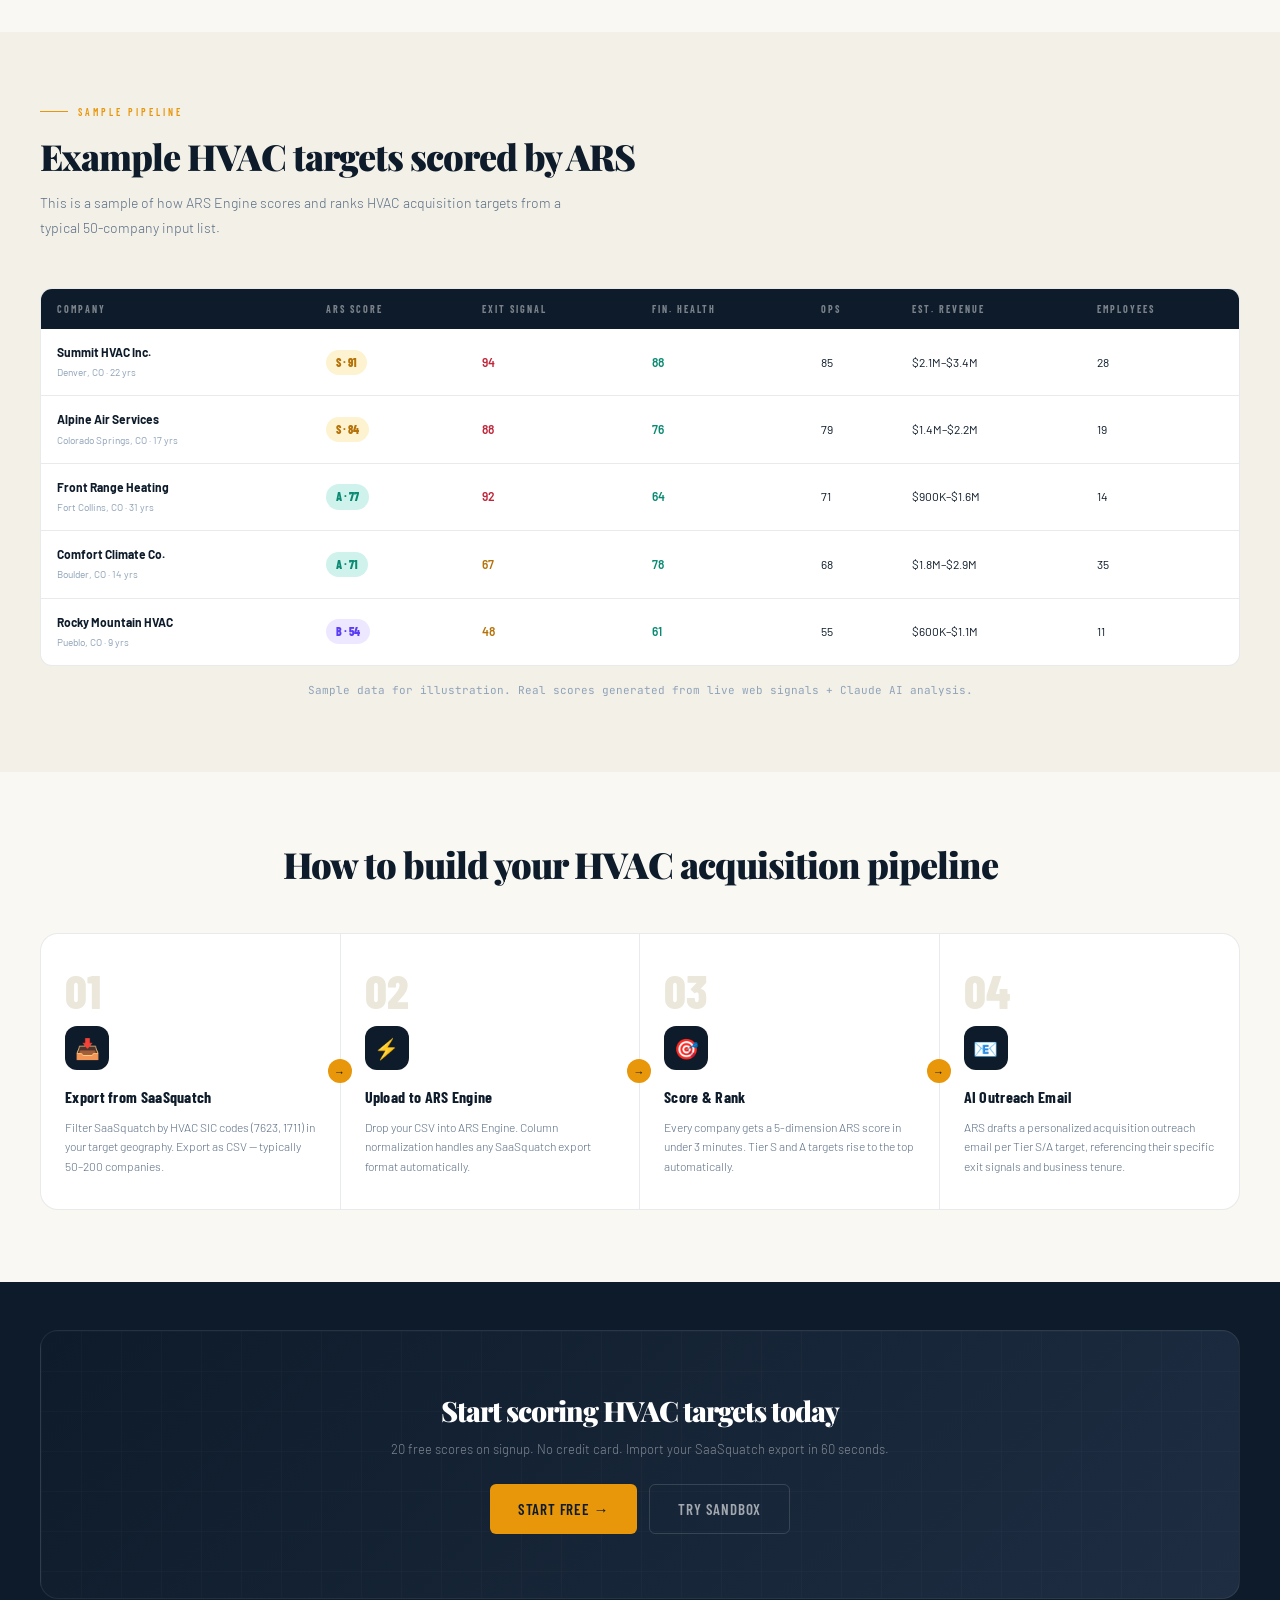
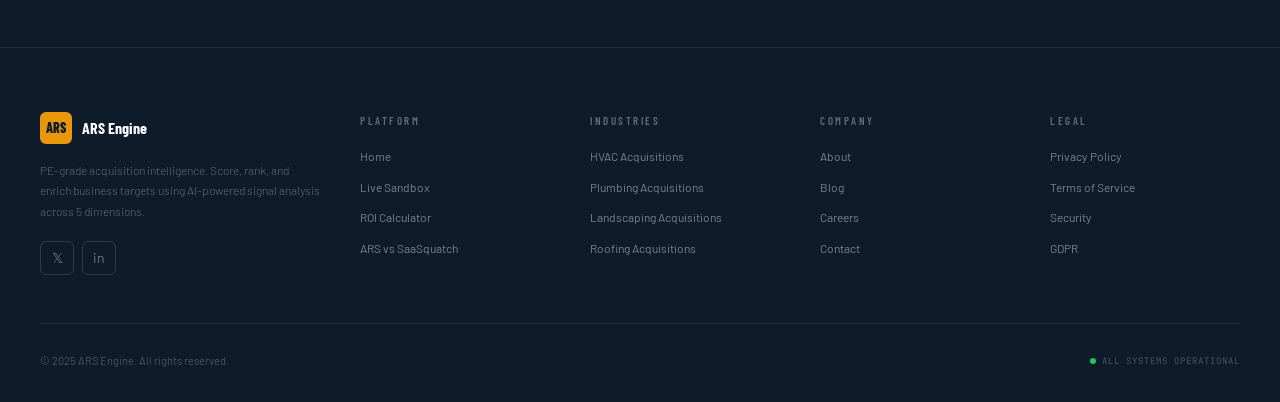
<file: frontend/industries/hvac.html>
<!DOCTYPE html>
<html lang="en">
<head>
<meta charset="UTF-8">
<meta name="viewport" content="width=device-width, initial-scale=1.0">
<meta name="ars-subdir" content="true">
<title>HVAC Business Acquisitions — ARS Engine</title>
<meta name="description" content="Score and acquire HVAC businesses with PE-grade intelligence. ARS Engine detects owner exit signals, financial health, and acquisition readiness for HVAC companies.">
<meta name="keywords" content="HVAC acquisition, buy HVAC business, HVAC PE deal sourcing, HVAC exit signals, acquisition readiness HVAC">
<link rel="stylesheet" href="../shared.css">
<style>
.industry-hero{background:var(--navy);padding:64px 40px;position:relative;overflow:hidden}
.industry-hero::before{content:'';position:absolute;inset:0;background-image:linear-gradient(rgba(255,255,255,0.015) 1px,transparent 1px),linear-gradient(90deg,rgba(255,255,255,0.015) 1px,transparent 1px);background-size:50px 50px}
.industry-hero::after{content:'';position:absolute;top:0;right:0;width:400px;height:100%;background:linear-gradient(135deg,transparent,rgba(232,150,10,0.04));pointer-events:none}
.industry-stat-grid{display:grid;grid-template-columns:repeat(4,1fr);gap:0;border:1px solid var(--wborder);border-radius:var(--r2);overflow:hidden;margin-top:40px}
.industry-stat{padding:24px;border-right:1px solid var(--wborder);text-align:center}
.industry-stat:last-child{border-right:none}
.industry-stat-num{font-family:'Barlow Condensed',sans-serif;font-size:40px;font-weight:800;color:var(--amber);line-height:1;margin-bottom:4px}
.industry-stat-label{font-size:10px;color:rgba(255,255,255,0.4);letter-spacing:1.5px;text-transform:uppercase;font-family:'JetBrains Mono',monospace}

.signal-grid{display:grid;grid-template-columns:repeat(3,1fr);gap:16px}
.signal-card{background:#fff;border:1px solid var(--border);border-radius:var(--r2);padding:22px;box-shadow:var(--shadow)}
.signal-card-icon{width:44px;height:44px;border-radius:var(--r);display:flex;align-items:center;justify-content:center;font-size:20px;margin-bottom:14px;border:1px solid var(--border)}
.signal-card-title{font-family:'Barlow Condensed',sans-serif;font-size:14px;font-weight:700;color:var(--ink);margin-bottom:6px}
.signal-card-desc{font-size:12px;color:var(--ink3);line-height:1.65;font-weight:300}

.targets-table{border:1px solid var(--border);border-radius:var(--r2);overflow:hidden;background:#fff}
.targets-table table{width:100%;border-collapse:collapse}
.targets-table thead{background:var(--navy)}
.targets-table th{padding:12px 16px;font-family:'Barlow Condensed',sans-serif;font-size:10px;letter-spacing:2px;text-transform:uppercase;color:rgba(255,255,255,0.45);text-align:left}
.targets-table td{padding:14px 16px;font-size:12px;border-bottom:1px solid var(--border)}
.targets-table tr:last-child td{border-bottom:none}
.targets-table tbody tr:hover{background:var(--cream2)}
.ars-score-pill{display:inline-flex;align-items:center;gap:6px;padding:3px 10px;border-radius:99px;font-family:'Barlow Condensed',sans-serif;font-size:12px;font-weight:800}
.pill-S{background:var(--amber-l);color:var(--amber-d)}
.pill-A{background:var(--teal-l);color:var(--teal)}
.pill-B{background:var(--violet-l);color:var(--violet)}

.industry-nav{display:flex;gap:10px;flex-wrap:wrap;margin-bottom:32px}
.industry-nav a{padding:7px 16px;border:1px solid var(--border2);border-radius:99px;font-size:12px;color:var(--ink3);transition:all .15s;font-family:'Barlow Condensed',sans-serif;font-weight:600}
.industry-nav a:hover{border-color:var(--amber);color:var(--amber-d)}
.industry-nav a.active{background:var(--amber);color:var(--navy);border-color:var(--amber)}
</style>
</head>
<body>

<div id="ars-header"></div>

<div class="breadcrumb">
  <a href="../index.html">Home</a>
  <span class="breadcrumb-sep">/</span>
  <a href="../index.html">Industries</a>
  <span class="breadcrumb-sep">/</span>
  <strong>HVAC Acquisitions</strong>
</div>

<!-- Hero -->
<div class="industry-hero">
  <div style="max-width:1200px;margin:0 auto;position:relative;z-index:1">
    <div class="section-eyebrow" style="margin-bottom:16px"><div class="section-eyebrow-line"></div><div class="section-eyebrow-text">Industry Intelligence · HVAC</div></div>
    <h1 style="font-family:'Playfair Display',serif;font-size:44px;font-weight:900;color:#fff;letter-spacing:-1.5px;line-height:1.1;margin-bottom:14px">
      Score HVAC businesses for<br><em style="font-style:italic;color:var(--amber)">acquisition readiness</em>
    </h1>
    <p style="font-size:14px;color:rgba(255,255,255,0.5);max-width:560px;line-height:1.8;font-weight:300;margin-bottom:28px">The HVAC sector has 100,000+ owner-operated businesses across the US. ARS Engine identifies which ones have aging founders, no succession plan, strong recurring revenue — and are quietly ready to sell.</p>
    <div style="display:flex;gap:12px;flex-wrap:wrap">
      <a href="../sandbox.html" class="btn btn-amber btn-lg">Score an HVAC Business &#8594;</a>
      <a href="../signup.html" class="btn btn-ghost-dark btn-lg">Start Free</a>
    </div>
    <div class="industry-stat-grid">
      <div class="industry-stat"><div class="industry-stat-num">106K</div><div class="industry-stat-label">HVAC businesses in US</div></div>
      <div class="industry-stat"><div class="industry-stat-num">67%</div><div class="industry-stat-label">Owner-operated</div></div>
      <div class="industry-stat"><div class="industry-stat-num">$1.2M</div><div class="industry-stat-label">Avg revenue (10-50 emp)</div></div>
      <div class="industry-stat"><div class="industry-stat-num">4.2×</div><div class="industry-stat-label">Avg EBITDA multiple</div></div>
    </div>
  </div>
</div>

<!-- Industry Nav -->
<div class="section-sm section-cream2">
  <div class="section-inner">
    <div style="font-size:11px;letter-spacing:1.5px;text-transform:uppercase;color:var(--ink4);font-family:'JetBrains Mono',monospace;margin-bottom:12px">Browse by Industry</div>
    <div class="industry-nav">
      <a href="hvac.html" class="active">&#10003; HVAC</a>
      <a href="plumbing.html">Plumbing</a>
      <a href="landscaping.html">Landscaping</a>
      <a href="roofing.html">Roofing</a>
    </div>
  </div>
</div>

<!-- Exit Signals -->
<section class="section">
  <div class="section-inner">
    <div class="section-header">
      <div class="section-eyebrow"><div class="section-eyebrow-line"></div><div class="section-eyebrow-text">ARS Signal Detection</div></div>
      <h2 class="section-title">HVAC-specific acquisition signals ARS detects</h2>
      <p class="section-sub">ARS Engine is trained on HVAC industry patterns — not generic business data. Each signal is weighted for acquisition probability in this vertical.</p>
    </div>
    <div class="signal-grid">
      <div class="signal-card">
        <div class="signal-card-icon" style="background:var(--rose-l)">👤</div>
        <div class="signal-card-title">Aging Owner / Founder</div>
        <div class="signal-card-desc">Detects founders 55+ based on LinkedIn profile age, founding year, and business tenure. HVAC owners average 58 at exit — ARS flags them early.</div>
      </div>
      <div class="signal-card">
        <div class="signal-card-icon" style="background:var(--violet-l)">📋</div>
        <div class="signal-card-title">COO / GM Job Postings</div>
        <div class="signal-card-desc">Scanning for COO, General Manager, or "Operations Lead" postings is one of the strongest pre-exit signals in home services. ARS catches them in real time.</div>
      </div>
      <div class="signal-card">
        <div class="signal-card-icon" style="background:var(--teal-l)">📈</div>
        <div class="signal-card-title">Revenue Stability</div>
        <div class="signal-card-desc">HVAC businesses with 10+ year operating history, flat headcount, and no major tech investment signal a stable, sellable operation — not a declining one.</div>
      </div>
      <div class="signal-card">
        <div class="signal-card-icon" style="background:var(--amber-l)">🏆</div>
        <div class="signal-card-title">No Franchise Competition</div>
        <div class="signal-card-desc">Independent HVAC operators with strong local brand presence and no franchise agreement trade at premium multiples. ARS scores competitive moat accordingly.</div>
      </div>
      <div class="signal-card">
        <div class="signal-card-icon" style="background:var(--cream3)">🔧</div>
        <div class="signal-card-title">Legacy Tech Stack</div>
        <div class="signal-card-desc">Companies still using paper dispatch or older field service software (ServiceTitan pre-2020) indicate operational improvement opportunity post-acquisition.</div>
      </div>
      <div class="signal-card">
        <div class="signal-card-icon" style="background:var(--rose-l)">📍</div>
        <div class="signal-card-title">Geographic Adjacency</div>
        <div class="signal-card-desc">ARS identifies HVAC operators in markets where your platform company already operates — maximizing route density and technician utilization post-close.</div>
      </div>
    </div>
  </div>
</section>

<!-- Sample Scored Targets -->
<section class="section section-cream2">
  <div class="section-inner">
    <div class="section-header">
      <div class="section-eyebrow"><div class="section-eyebrow-line"></div><div class="section-eyebrow-text">Sample Pipeline</div></div>
      <h2 class="section-title">Example HVAC targets scored by ARS</h2>
      <p class="section-sub">This is a sample of how ARS Engine scores and ranks HVAC acquisition targets from a typical 50-company input list.</p>
    </div>
    <div class="targets-table">
      <table>
        <thead>
          <tr>
            <th>Company</th>
            <th>ARS Score</th>
            <th>Exit Signal</th>
            <th>Fin. Health</th>
            <th>Ops</th>
            <th>Est. Revenue</th>
            <th>Employees</th>
          </tr>
        </thead>
        <tbody>
          <tr>
            <td><strong>Summit HVAC Inc.</strong><br><span style="font-size:10px;color:var(--ink4)">Denver, CO · 22 yrs</span></td>
            <td><span class="ars-score-pill pill-S">S · 91</span></td>
            <td style="color:var(--rose);font-weight:600">94</td><td style="color:var(--teal);font-weight:600">88</td><td>85</td>
            <td>$2.1M–$3.4M</td><td>28</td>
          </tr>
          <tr>
            <td><strong>Alpine Air Services</strong><br><span style="font-size:10px;color:var(--ink4)">Colorado Springs, CO · 17 yrs</span></td>
            <td><span class="ars-score-pill pill-S">S · 84</span></td>
            <td style="color:var(--rose);font-weight:600">88</td><td style="color:var(--teal);font-weight:600">76</td><td>79</td>
            <td>$1.4M–$2.2M</td><td>19</td>
          </tr>
          <tr>
            <td><strong>Front Range Heating</strong><br><span style="font-size:10px;color:var(--ink4)">Fort Collins, CO · 31 yrs</span></td>
            <td><span class="ars-score-pill pill-A">A · 77</span></td>
            <td style="color:var(--rose);font-weight:600">92</td><td style="color:var(--teal);font-weight:600">64</td><td>71</td>
            <td>$900K–$1.6M</td><td>14</td>
          </tr>
          <tr>
            <td><strong>Comfort Climate Co.</strong><br><span style="font-size:10px;color:var(--ink4)">Boulder, CO · 14 yrs</span></td>
            <td><span class="ars-score-pill pill-A">A · 71</span></td>
            <td style="color:var(--amber-d);font-weight:600">67</td><td style="color:var(--teal);font-weight:600">78</td><td>68</td>
            <td>$1.8M–$2.9M</td><td>35</td>
          </tr>
          <tr>
            <td><strong>Rocky Mountain HVAC</strong><br><span style="font-size:10px;color:var(--ink4)">Pueblo, CO · 9 yrs</span></td>
            <td><span class="ars-score-pill pill-B">B · 54</span></td>
            <td style="color:var(--amber-d);font-weight:600">48</td><td style="color:var(--teal);font-weight:600">61</td><td>55</td>
            <td>$600K–$1.1M</td><td>11</td>
          </tr>
        </tbody>
      </table>
    </div>
    <div style="margin-top:16px;font-size:11px;color:var(--ink4);text-align:center;font-family:'JetBrains Mono',monospace">Sample data for illustration. Real scores generated from live web signals + Claude AI analysis.</div>
  </div>
</section>

<!-- How ARS Works for HVAC -->
<section class="section">
  <div class="section-inner">
    <div class="section-header text-center">
      <h2 class="section-title">How to build your HVAC acquisition pipeline</h2>
    </div>
    <div class="hiw-grid">
      <div class="hiw-step"><div class="hiw-num">01</div><div class="hiw-icon">📥</div><div class="hiw-title">Export from SaaSquatch</div><div class="hiw-desc">Filter SaaSquatch by HVAC SIC codes (7623, 1711) in your target geography. Export as CSV — typically 50–200 companies.</div><div class="hiw-arrow">→</div></div>
      <div class="hiw-step"><div class="hiw-num">02</div><div class="hiw-icon">⚡</div><div class="hiw-title">Upload to ARS Engine</div><div class="hiw-desc">Drop your CSV into ARS Engine. Column normalization handles any SaaSquatch export format automatically.</div><div class="hiw-arrow">→</div></div>
      <div class="hiw-step"><div class="hiw-num">03</div><div class="hiw-icon">🎯</div><div class="hiw-title">Score & Rank</div><div class="hiw-desc">Every company gets a 5-dimension ARS score in under 3 minutes. Tier S and A targets rise to the top automatically.</div><div class="hiw-arrow">→</div></div>
      <div class="hiw-step"><div class="hiw-num">04</div><div class="hiw-icon">📧</div><div class="hiw-title">AI Outreach Email</div><div class="hiw-desc">ARS drafts a personalized acquisition outreach email per Tier S/A target, referencing their specific exit signals and business tenure.</div></div>
    </div>
  </div>
</section>

<!-- CTA -->
<section class="section-sm section-dark">
  <div class="section-inner">
    <div class="cta-box">
      <div style="position:relative;z-index:1">
        <h2 class="section-title section-title-dark" style="font-size:28px;margin-bottom:12px">Start scoring HVAC targets today</h2>
        <p style="color:rgba(255,255,255,0.45);font-size:13px;margin-bottom:24px;font-weight:300">20 free scores on signup. No credit card. Import your SaaSquatch export in 60 seconds.</p>
        <div style="display:flex;gap:12px;justify-content:center;flex-wrap:wrap">
          <a href="../signup.html" class="btn btn-amber btn-lg">Start Free &#8594;</a>
          <a href="../sandbox.html" class="btn btn-ghost-dark btn-lg">Try Sandbox</a>
        </div>
      </div>
    </div>
  </div>
</section>

<footer class="footer ars-footer"></footer>

<script src="../shared.js"></script>
</body>
</html>
</file>
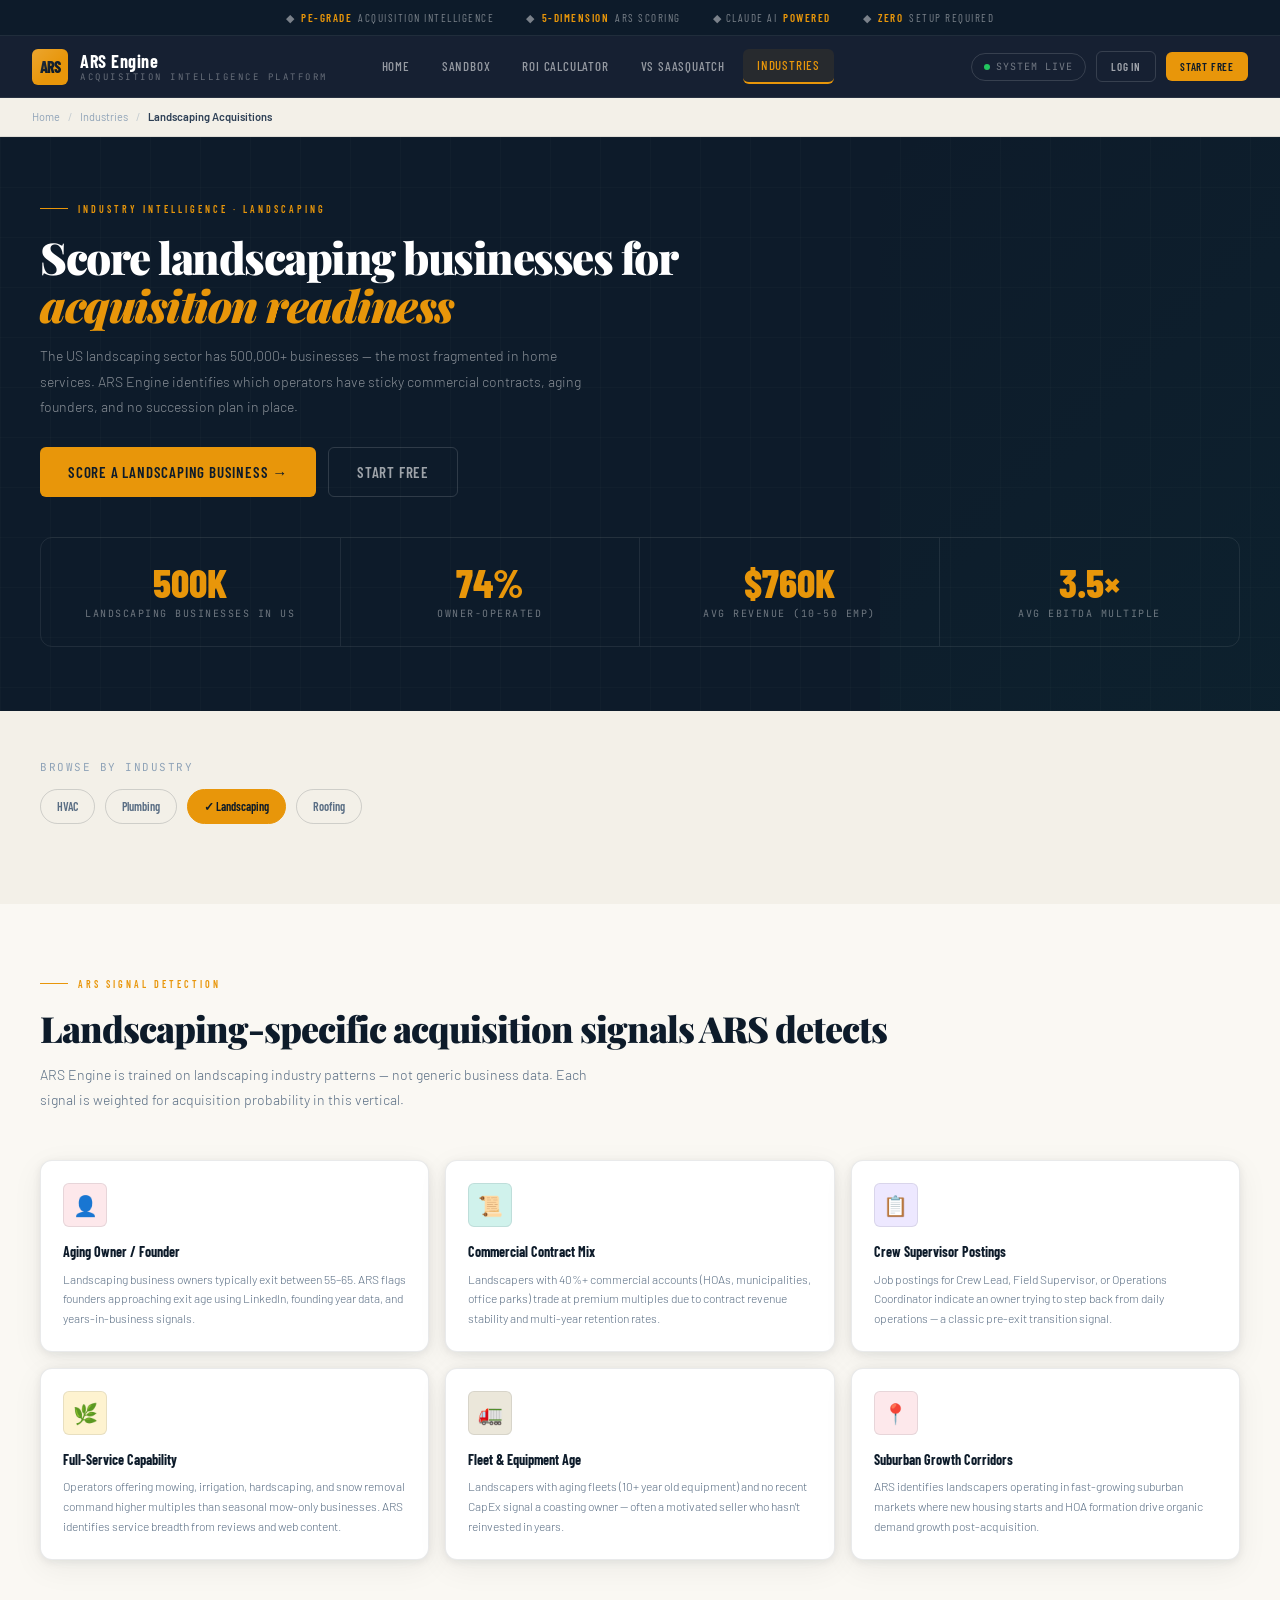
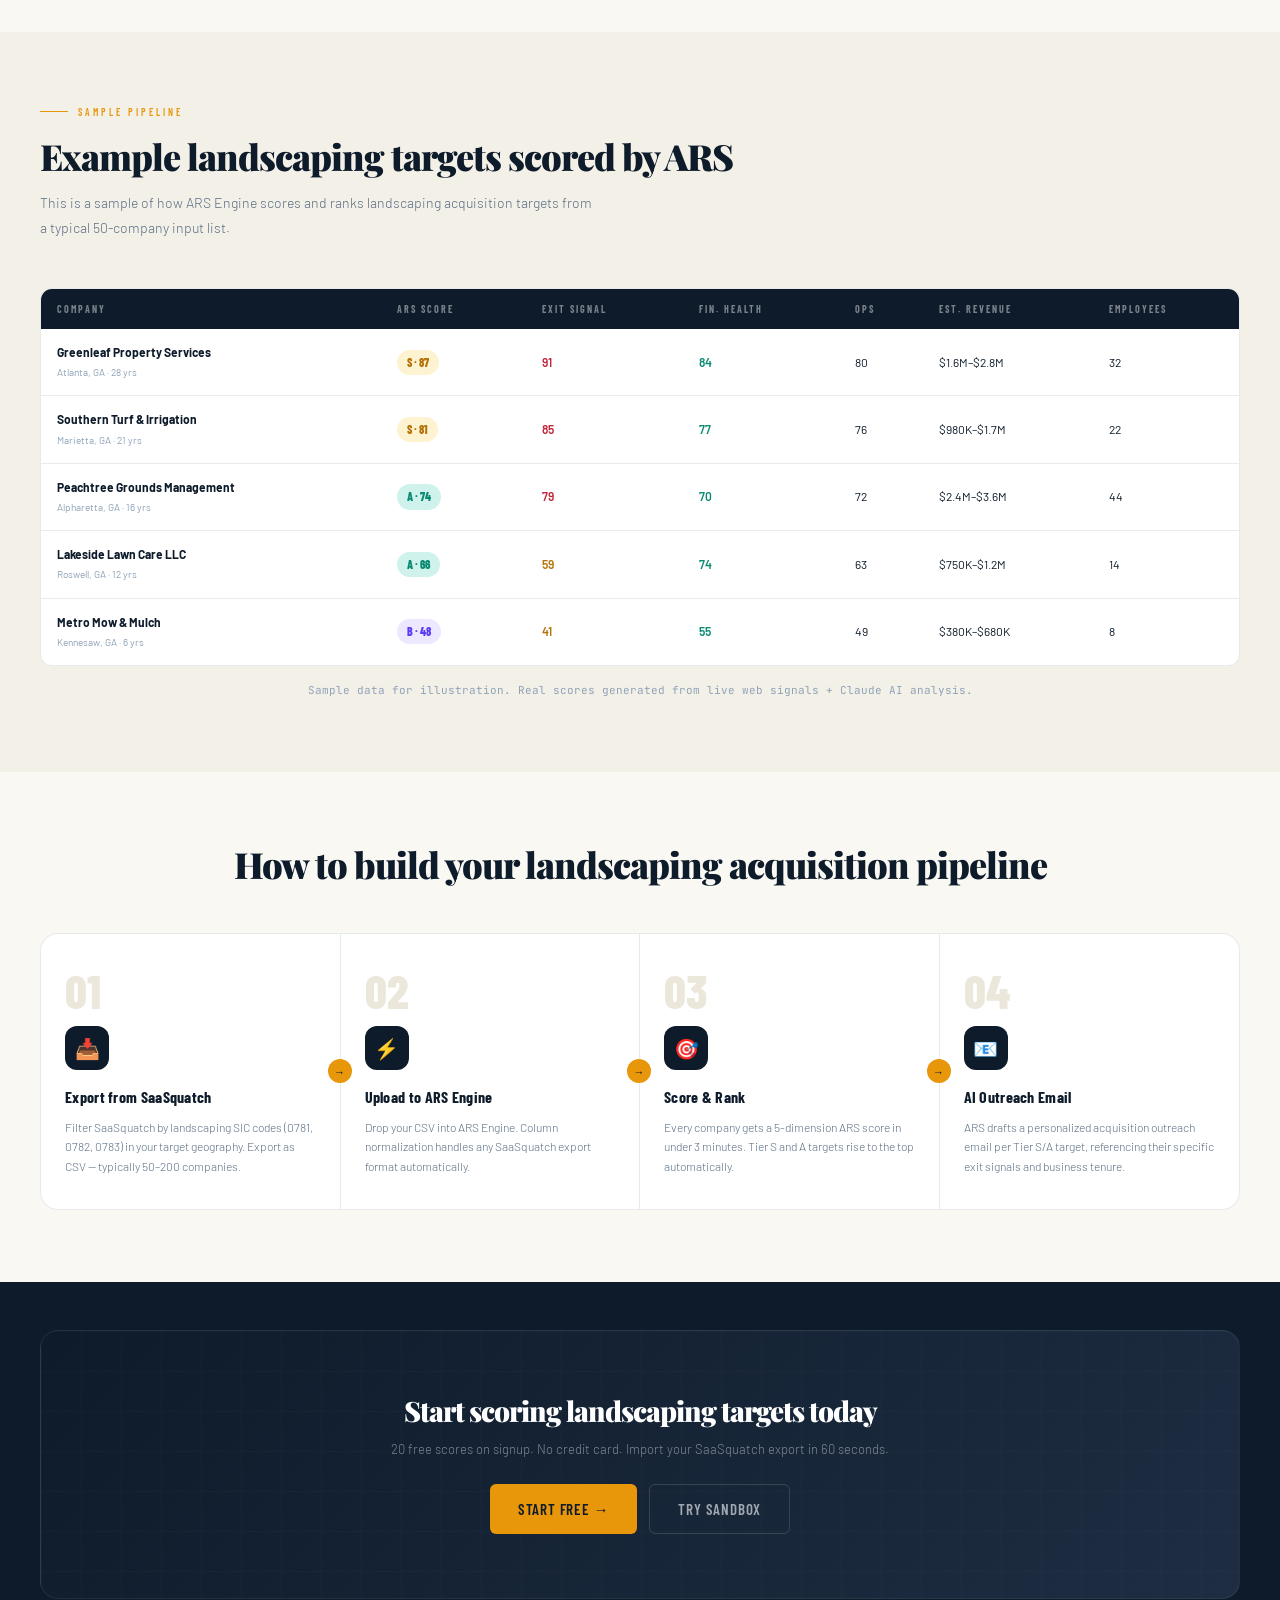
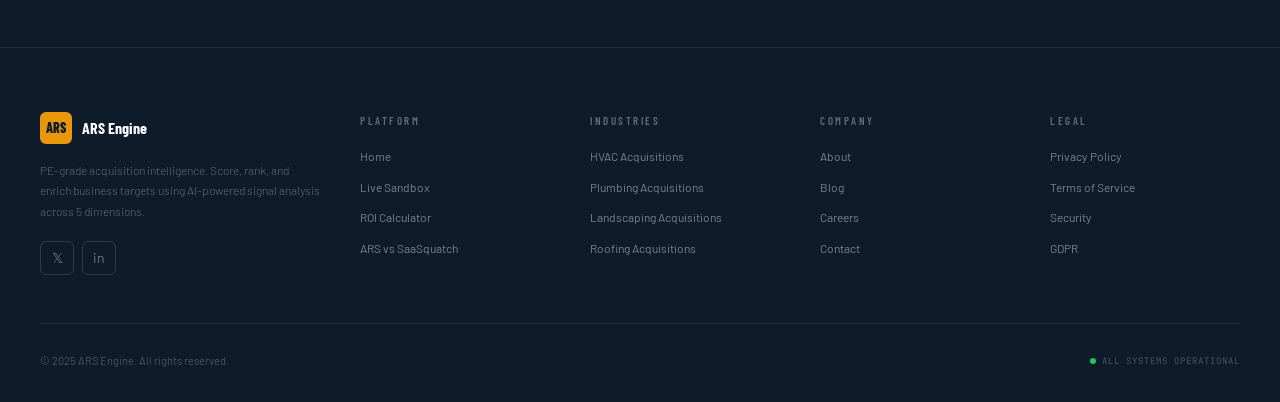
<file: frontend/industries/landscaping.html>
<!DOCTYPE html>
<html lang="en">
<head>
<meta charset="UTF-8">
<meta name="viewport" content="width=device-width, initial-scale=1.0">
<meta name="ars-subdir" content="true">
<title>Landscaping Business Acquisitions — ARS Engine</title>
<meta name="description" content="Score and acquire landscaping businesses with PE-grade intelligence. ARS Engine detects owner exit signals, financial health, and acquisition readiness for landscaping companies.">
<meta name="keywords" content="landscaping acquisition, buy landscaping business, landscaping PE deal sourcing, landscaping exit signals, acquisition readiness landscaping">
<link rel="stylesheet" href="../shared.css">
<style>
.industry-hero{background:var(--navy);padding:64px 40px;position:relative;overflow:hidden}
.industry-hero::before{content:'';position:absolute;inset:0;background-image:linear-gradient(rgba(255,255,255,0.015) 1px,transparent 1px),linear-gradient(90deg,rgba(255,255,255,0.015) 1px,transparent 1px);background-size:50px 50px}
.industry-hero::after{content:'';position:absolute;top:0;right:0;width:400px;height:100%;background:linear-gradient(135deg,transparent,rgba(10,138,114,0.05));pointer-events:none}
.industry-stat-grid{display:grid;grid-template-columns:repeat(4,1fr);gap:0;border:1px solid var(--wborder);border-radius:var(--r2);overflow:hidden;margin-top:40px}
.industry-stat{padding:24px;border-right:1px solid var(--wborder);text-align:center}
.industry-stat:last-child{border-right:none}
.industry-stat-num{font-family:'Barlow Condensed',sans-serif;font-size:40px;font-weight:800;color:var(--amber);line-height:1;margin-bottom:4px}
.industry-stat-label{font-size:10px;color:rgba(255,255,255,0.4);letter-spacing:1.5px;text-transform:uppercase;font-family:'JetBrains Mono',monospace}

.signal-grid{display:grid;grid-template-columns:repeat(3,1fr);gap:16px}
.signal-card{background:#fff;border:1px solid var(--border);border-radius:var(--r2);padding:22px;box-shadow:var(--shadow)}
.signal-card-icon{width:44px;height:44px;border-radius:var(--r);display:flex;align-items:center;justify-content:center;font-size:20px;margin-bottom:14px;border:1px solid var(--border)}
.signal-card-title{font-family:'Barlow Condensed',sans-serif;font-size:14px;font-weight:700;color:var(--ink);margin-bottom:6px}
.signal-card-desc{font-size:12px;color:var(--ink3);line-height:1.65;font-weight:300}

.targets-table{border:1px solid var(--border);border-radius:var(--r2);overflow:hidden;background:#fff}
.targets-table table{width:100%;border-collapse:collapse}
.targets-table thead{background:var(--navy)}
.targets-table th{padding:12px 16px;font-family:'Barlow Condensed',sans-serif;font-size:10px;letter-spacing:2px;text-transform:uppercase;color:rgba(255,255,255,0.45);text-align:left}
.targets-table td{padding:14px 16px;font-size:12px;border-bottom:1px solid var(--border)}
.targets-table tr:last-child td{border-bottom:none}
.targets-table tbody tr:hover{background:var(--cream2)}
.ars-score-pill{display:inline-flex;align-items:center;gap:6px;padding:3px 10px;border-radius:99px;font-family:'Barlow Condensed',sans-serif;font-size:12px;font-weight:800}
.pill-S{background:var(--amber-l);color:var(--amber-d)}
.pill-A{background:var(--teal-l);color:var(--teal)}
.pill-B{background:var(--violet-l);color:var(--violet)}

.industry-nav{display:flex;gap:10px;flex-wrap:wrap;margin-bottom:32px}
.industry-nav a{padding:7px 16px;border:1px solid var(--border2);border-radius:99px;font-size:12px;color:var(--ink3);transition:all .15s;font-family:'Barlow Condensed',sans-serif;font-weight:600}
.industry-nav a:hover{border-color:var(--amber);color:var(--amber-d)}
.industry-nav a.active{background:var(--amber);color:var(--navy);border-color:var(--amber)}
</style>
</head>
<body>

<div id="ars-header"></div>

<div class="breadcrumb">
  <a href="../index.html">Home</a>
  <span class="breadcrumb-sep">/</span>
  <a href="../index.html">Industries</a>
  <span class="breadcrumb-sep">/</span>
  <strong>Landscaping Acquisitions</strong>
</div>

<!-- Hero -->
<div class="industry-hero">
  <div style="max-width:1200px;margin:0 auto;position:relative;z-index:1">
    <div class="section-eyebrow" style="margin-bottom:16px"><div class="section-eyebrow-line"></div><div class="section-eyebrow-text">Industry Intelligence · Landscaping</div></div>
    <h1 style="font-family:'Playfair Display',serif;font-size:44px;font-weight:900;color:#fff;letter-spacing:-1.5px;line-height:1.1;margin-bottom:14px">
      Score landscaping businesses for<br><em style="font-style:italic;color:var(--amber)">acquisition readiness</em>
    </h1>
    <p style="font-size:14px;color:rgba(255,255,255,0.5);max-width:560px;line-height:1.8;font-weight:300;margin-bottom:28px">The US landscaping sector has 500,000+ businesses — the most fragmented in home services. ARS Engine identifies which operators have sticky commercial contracts, aging founders, and no succession plan in place.</p>
    <div style="display:flex;gap:12px;flex-wrap:wrap">
      <a href="../sandbox.html" class="btn btn-amber btn-lg">Score a Landscaping Business &#8594;</a>
      <a href="../signup.html" class="btn btn-ghost-dark btn-lg">Start Free</a>
    </div>
    <div class="industry-stat-grid">
      <div class="industry-stat"><div class="industry-stat-num">500K</div><div class="industry-stat-label">Landscaping businesses in US</div></div>
      <div class="industry-stat"><div class="industry-stat-num">74%</div><div class="industry-stat-label">Owner-operated</div></div>
      <div class="industry-stat"><div class="industry-stat-num">$760K</div><div class="industry-stat-label">Avg revenue (10-50 emp)</div></div>
      <div class="industry-stat"><div class="industry-stat-num">3.5×</div><div class="industry-stat-label">Avg EBITDA multiple</div></div>
    </div>
  </div>
</div>

<!-- Industry Nav -->
<div class="section-sm section-cream2">
  <div class="section-inner">
    <div style="font-size:11px;letter-spacing:1.5px;text-transform:uppercase;color:var(--ink4);font-family:'JetBrains Mono',monospace;margin-bottom:12px">Browse by Industry</div>
    <div class="industry-nav">
      <a href="hvac.html">HVAC</a>
      <a href="plumbing.html">Plumbing</a>
      <a href="landscaping.html" class="active">&#10003; Landscaping</a>
      <a href="roofing.html">Roofing</a>
    </div>
  </div>
</div>

<!-- Exit Signals -->
<section class="section">
  <div class="section-inner">
    <div class="section-header">
      <div class="section-eyebrow"><div class="section-eyebrow-line"></div><div class="section-eyebrow-text">ARS Signal Detection</div></div>
      <h2 class="section-title">Landscaping-specific acquisition signals ARS detects</h2>
      <p class="section-sub">ARS Engine is trained on landscaping industry patterns — not generic business data. Each signal is weighted for acquisition probability in this vertical.</p>
    </div>
    <div class="signal-grid">
      <div class="signal-card">
        <div class="signal-card-icon" style="background:var(--rose-l)">👤</div>
        <div class="signal-card-title">Aging Owner / Founder</div>
        <div class="signal-card-desc">Landscaping business owners typically exit between 55–65. ARS flags founders approaching exit age using LinkedIn, founding year data, and years-in-business signals.</div>
      </div>
      <div class="signal-card">
        <div class="signal-card-icon" style="background:var(--teal-l)">📜</div>
        <div class="signal-card-title">Commercial Contract Mix</div>
        <div class="signal-card-desc">Landscapers with 40%+ commercial accounts (HOAs, municipalities, office parks) trade at premium multiples due to contract revenue stability and multi-year retention rates.</div>
      </div>
      <div class="signal-card">
        <div class="signal-card-icon" style="background:var(--violet-l)">📋</div>
        <div class="signal-card-title">Crew Supervisor Postings</div>
        <div class="signal-card-desc">Job postings for Crew Lead, Field Supervisor, or Operations Coordinator indicate an owner trying to step back from daily operations — a classic pre-exit transition signal.</div>
      </div>
      <div class="signal-card">
        <div class="signal-card-icon" style="background:var(--amber-l)">🌿</div>
        <div class="signal-card-title">Full-Service Capability</div>
        <div class="signal-card-desc">Operators offering mowing, irrigation, hardscaping, and snow removal command higher multiples than seasonal mow-only businesses. ARS identifies service breadth from reviews and web content.</div>
      </div>
      <div class="signal-card">
        <div class="signal-card-icon" style="background:var(--cream3)">🚛</div>
        <div class="signal-card-title">Fleet & Equipment Age</div>
        <div class="signal-card-desc">Landscapers with aging fleets (10+ year old equipment) and no recent CapEx signal a coasting owner — often a motivated seller who hasn't reinvested in years.</div>
      </div>
      <div class="signal-card">
        <div class="signal-card-icon" style="background:var(--rose-l)">📍</div>
        <div class="signal-card-title">Suburban Growth Corridors</div>
        <div class="signal-card-desc">ARS identifies landscapers operating in fast-growing suburban markets where new housing starts and HOA formation drive organic demand growth post-acquisition.</div>
      </div>
    </div>
  </div>
</section>

<!-- Sample Scored Targets -->
<section class="section section-cream2">
  <div class="section-inner">
    <div class="section-header">
      <div class="section-eyebrow"><div class="section-eyebrow-line"></div><div class="section-eyebrow-text">Sample Pipeline</div></div>
      <h2 class="section-title">Example landscaping targets scored by ARS</h2>
      <p class="section-sub">This is a sample of how ARS Engine scores and ranks landscaping acquisition targets from a typical 50-company input list.</p>
    </div>
    <div class="targets-table">
      <table>
        <thead>
          <tr>
            <th>Company</th>
            <th>ARS Score</th>
            <th>Exit Signal</th>
            <th>Fin. Health</th>
            <th>Ops</th>
            <th>Est. Revenue</th>
            <th>Employees</th>
          </tr>
        </thead>
        <tbody>
          <tr>
            <td><strong>Greenleaf Property Services</strong><br><span style="font-size:10px;color:var(--ink4)">Atlanta, GA · 28 yrs</span></td>
            <td><span class="ars-score-pill pill-S">S · 87</span></td>
            <td style="color:var(--rose);font-weight:600">91</td><td style="color:var(--teal);font-weight:600">84</td><td>80</td>
            <td>$1.6M–$2.8M</td><td>32</td>
          </tr>
          <tr>
            <td><strong>Southern Turf & Irrigation</strong><br><span style="font-size:10px;color:var(--ink4)">Marietta, GA · 21 yrs</span></td>
            <td><span class="ars-score-pill pill-S">S · 81</span></td>
            <td style="color:var(--rose);font-weight:600">85</td><td style="color:var(--teal);font-weight:600">77</td><td>76</td>
            <td>$980K–$1.7M</td><td>22</td>
          </tr>
          <tr>
            <td><strong>Peachtree Grounds Management</strong><br><span style="font-size:10px;color:var(--ink4)">Alpharetta, GA · 16 yrs</span></td>
            <td><span class="ars-score-pill pill-A">A · 74</span></td>
            <td style="color:var(--rose);font-weight:600">79</td><td style="color:var(--teal);font-weight:600">70</td><td>72</td>
            <td>$2.4M–$3.6M</td><td>44</td>
          </tr>
          <tr>
            <td><strong>Lakeside Lawn Care LLC</strong><br><span style="font-size:10px;color:var(--ink4)">Roswell, GA · 12 yrs</span></td>
            <td><span class="ars-score-pill pill-A">A · 66</span></td>
            <td style="color:var(--amber-d);font-weight:600">59</td><td style="color:var(--teal);font-weight:600">74</td><td>63</td>
            <td>$750K–$1.2M</td><td>14</td>
          </tr>
          <tr>
            <td><strong>Metro Mow & Mulch</strong><br><span style="font-size:10px;color:var(--ink4)">Kennesaw, GA · 6 yrs</span></td>
            <td><span class="ars-score-pill pill-B">B · 48</span></td>
            <td style="color:var(--amber-d);font-weight:600">41</td><td style="color:var(--teal);font-weight:600">55</td><td>49</td>
            <td>$380K–$680K</td><td>8</td>
          </tr>
        </tbody>
      </table>
    </div>
    <div style="margin-top:16px;font-size:11px;color:var(--ink4);text-align:center;font-family:'JetBrains Mono',monospace">Sample data for illustration. Real scores generated from live web signals + Claude AI analysis.</div>
  </div>
</section>

<!-- How ARS Works -->
<section class="section">
  <div class="section-inner">
    <div class="section-header text-center">
      <h2 class="section-title">How to build your landscaping acquisition pipeline</h2>
    </div>
    <div class="hiw-grid">
      <div class="hiw-step"><div class="hiw-num">01</div><div class="hiw-icon">📥</div><div class="hiw-title">Export from SaaSquatch</div><div class="hiw-desc">Filter SaaSquatch by landscaping SIC codes (0781, 0782, 0783) in your target geography. Export as CSV — typically 50–200 companies.</div><div class="hiw-arrow">→</div></div>
      <div class="hiw-step"><div class="hiw-num">02</div><div class="hiw-icon">⚡</div><div class="hiw-title">Upload to ARS Engine</div><div class="hiw-desc">Drop your CSV into ARS Engine. Column normalization handles any SaaSquatch export format automatically.</div><div class="hiw-arrow">→</div></div>
      <div class="hiw-step"><div class="hiw-num">03</div><div class="hiw-icon">🎯</div><div class="hiw-title">Score & Rank</div><div class="hiw-desc">Every company gets a 5-dimension ARS score in under 3 minutes. Tier S and A targets rise to the top automatically.</div><div class="hiw-arrow">→</div></div>
      <div class="hiw-step"><div class="hiw-num">04</div><div class="hiw-icon">📧</div><div class="hiw-title">AI Outreach Email</div><div class="hiw-desc">ARS drafts a personalized acquisition outreach email per Tier S/A target, referencing their specific exit signals and business tenure.</div></div>
    </div>
  </div>
</section>

<!-- CTA -->
<section class="section-sm section-dark">
  <div class="section-inner">
    <div class="cta-box">
      <div style="position:relative;z-index:1">
        <h2 class="section-title section-title-dark" style="font-size:28px;margin-bottom:12px">Start scoring landscaping targets today</h2>
        <p style="color:rgba(255,255,255,0.45);font-size:13px;margin-bottom:24px;font-weight:300">20 free scores on signup. No credit card. Import your SaaSquatch export in 60 seconds.</p>
        <div style="display:flex;gap:12px;justify-content:center;flex-wrap:wrap">
          <a href="../signup.html" class="btn btn-amber btn-lg">Start Free &#8594;</a>
          <a href="../sandbox.html" class="btn btn-ghost-dark btn-lg">Try Sandbox</a>
        </div>
      </div>
    </div>
  </div>
</section>

<footer class="footer ars-footer"></footer>
<script src="../shared.js"></script>
</body>
</html>
</file>
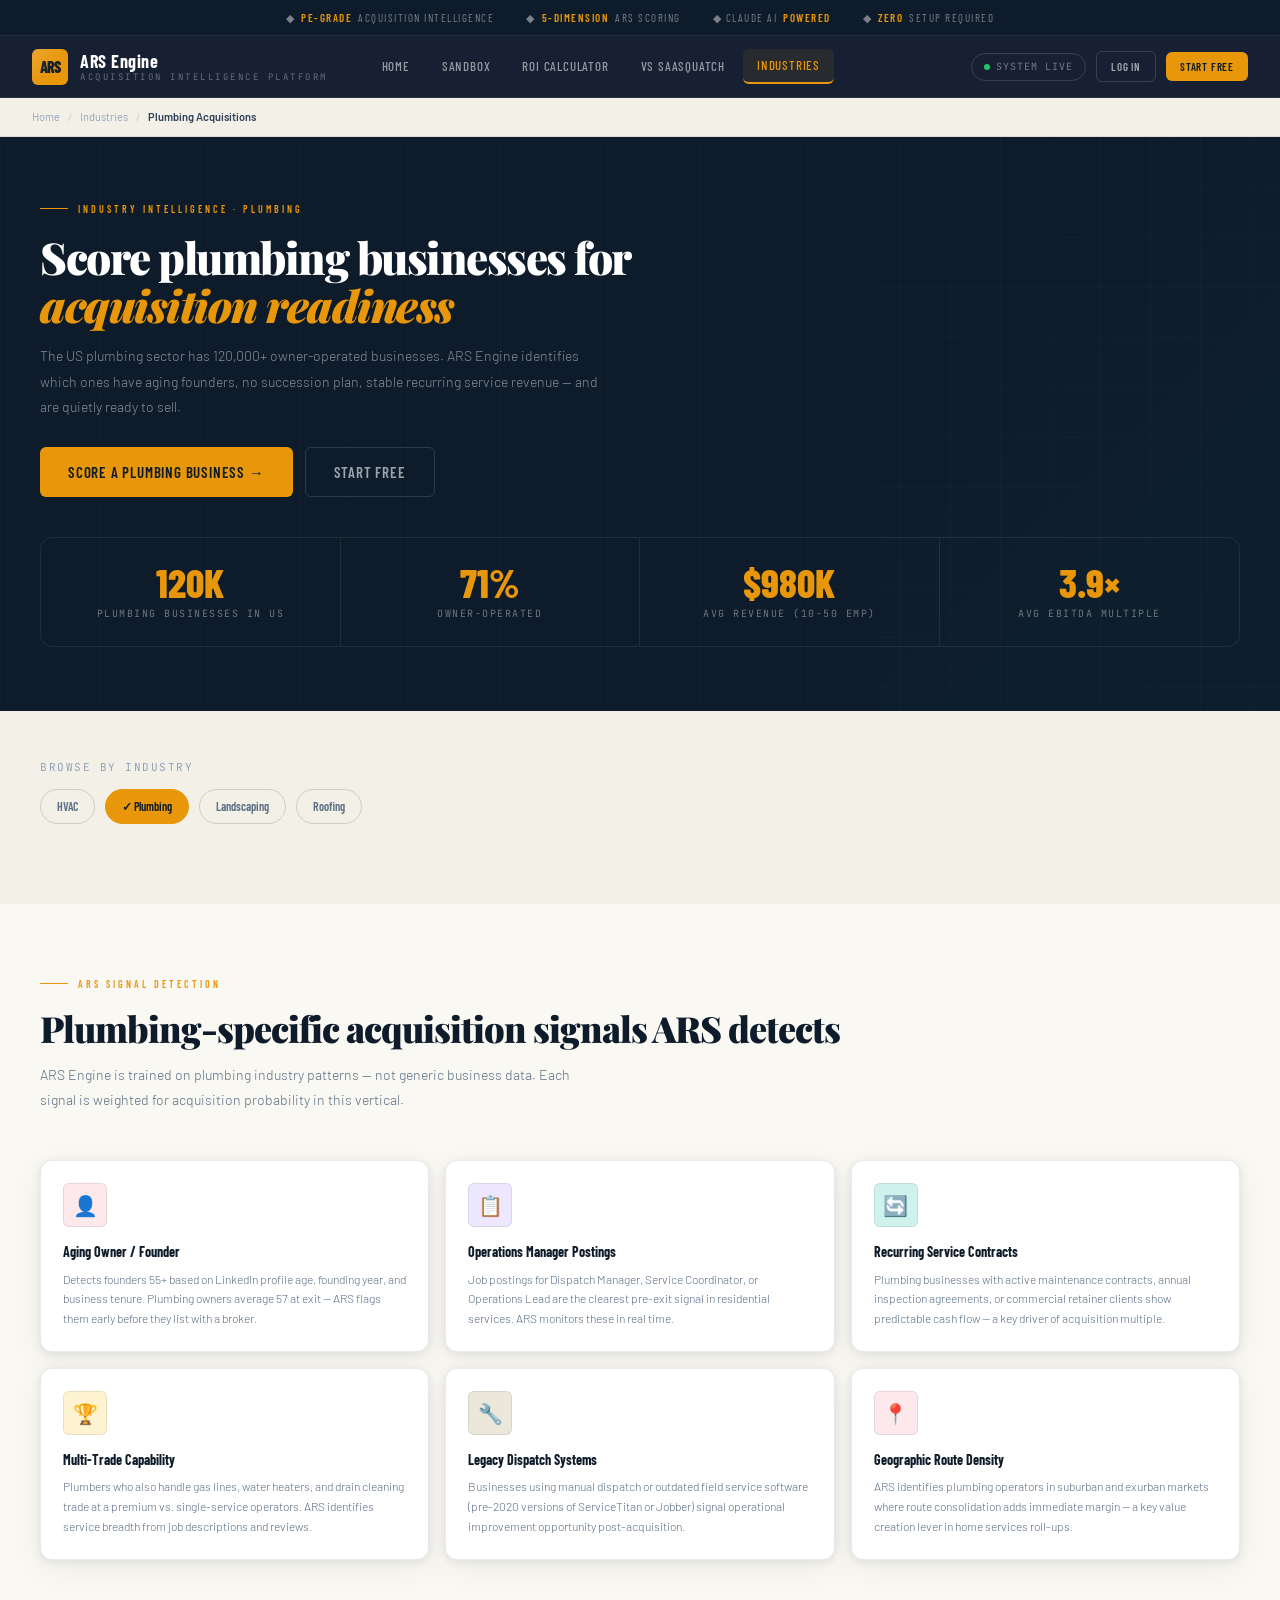
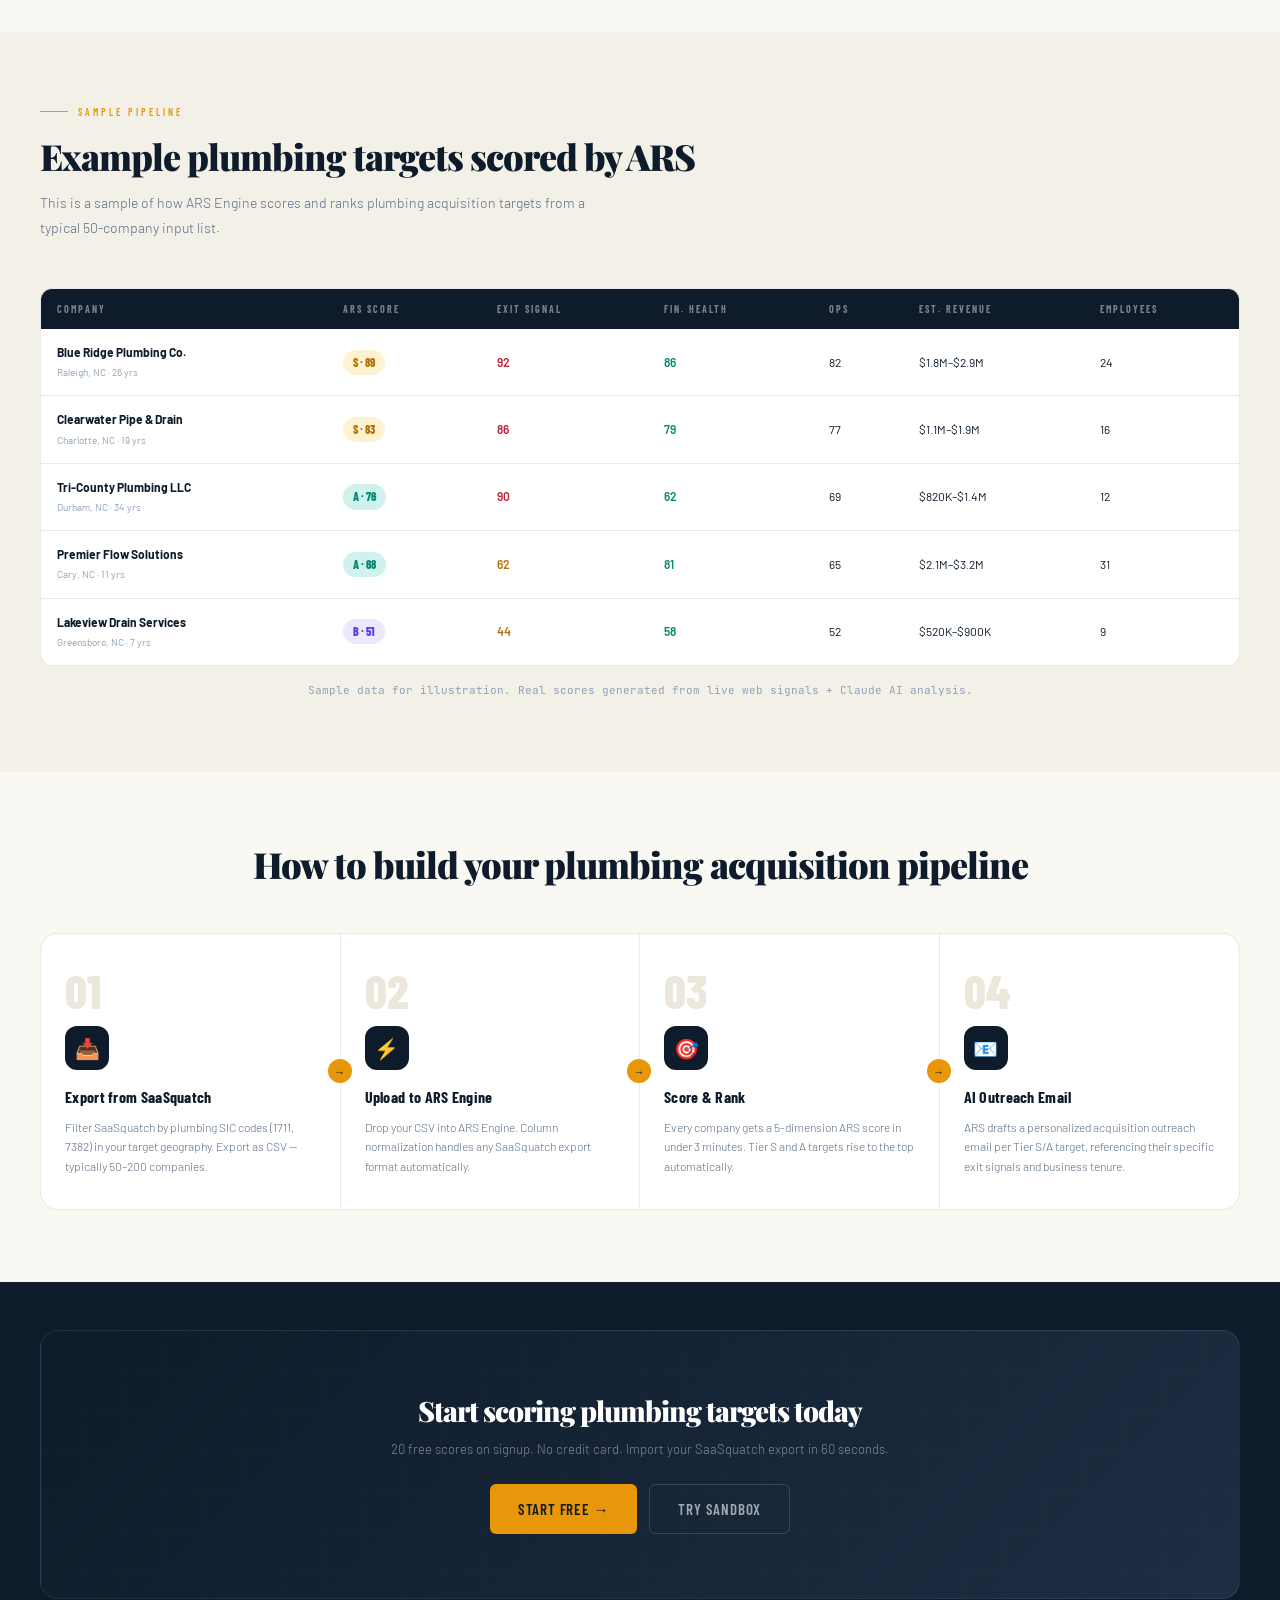
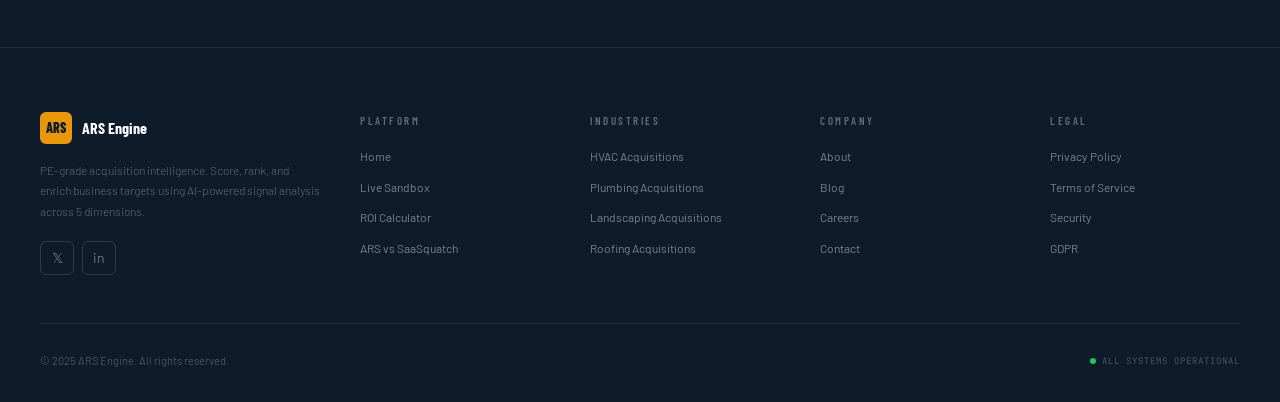
<file: frontend/industries/plumbing.html>
<!DOCTYPE html>
<html lang="en">
<head>
<meta charset="UTF-8">
<meta name="viewport" content="width=device-width, initial-scale=1.0">
<meta name="ars-subdir" content="true">
<title>Plumbing Business Acquisitions — ARS Engine</title>
<meta name="description" content="Score and acquire plumbing businesses with PE-grade intelligence. ARS Engine detects owner exit signals, financial health, and acquisition readiness for plumbing companies.">
<meta name="keywords" content="plumbing acquisition, buy plumbing business, plumbing PE deal sourcing, plumbing exit signals, acquisition readiness plumbing">
<link rel="stylesheet" href="../shared.css">
<style>
.industry-hero{background:var(--navy);padding:64px 40px;position:relative;overflow:hidden}
.industry-hero::before{content:'';position:absolute;inset:0;background-image:linear-gradient(rgba(255,255,255,0.015) 1px,transparent 1px),linear-gradient(90deg,rgba(255,255,255,0.015) 1px,transparent 1px);background-size:50px 50px}
.industry-hero::after{content:'';position:absolute;top:0;right:0;width:400px;height:100%;background:linear-gradient(135deg,transparent,rgba(10,138,114,0.04));pointer-events:none}
.industry-stat-grid{display:grid;grid-template-columns:repeat(4,1fr);gap:0;border:1px solid var(--wborder);border-radius:var(--r2);overflow:hidden;margin-top:40px}
.industry-stat{padding:24px;border-right:1px solid var(--wborder);text-align:center}
.industry-stat:last-child{border-right:none}
.industry-stat-num{font-family:'Barlow Condensed',sans-serif;font-size:40px;font-weight:800;color:var(--amber);line-height:1;margin-bottom:4px}
.industry-stat-label{font-size:10px;color:rgba(255,255,255,0.4);letter-spacing:1.5px;text-transform:uppercase;font-family:'JetBrains Mono',monospace}

.signal-grid{display:grid;grid-template-columns:repeat(3,1fr);gap:16px}
.signal-card{background:#fff;border:1px solid var(--border);border-radius:var(--r2);padding:22px;box-shadow:var(--shadow)}
.signal-card-icon{width:44px;height:44px;border-radius:var(--r);display:flex;align-items:center;justify-content:center;font-size:20px;margin-bottom:14px;border:1px solid var(--border)}
.signal-card-title{font-family:'Barlow Condensed',sans-serif;font-size:14px;font-weight:700;color:var(--ink);margin-bottom:6px}
.signal-card-desc{font-size:12px;color:var(--ink3);line-height:1.65;font-weight:300}

.targets-table{border:1px solid var(--border);border-radius:var(--r2);overflow:hidden;background:#fff}
.targets-table table{width:100%;border-collapse:collapse}
.targets-table thead{background:var(--navy)}
.targets-table th{padding:12px 16px;font-family:'Barlow Condensed',sans-serif;font-size:10px;letter-spacing:2px;text-transform:uppercase;color:rgba(255,255,255,0.45);text-align:left}
.targets-table td{padding:14px 16px;font-size:12px;border-bottom:1px solid var(--border)}
.targets-table tr:last-child td{border-bottom:none}
.targets-table tbody tr:hover{background:var(--cream2)}
.ars-score-pill{display:inline-flex;align-items:center;gap:6px;padding:3px 10px;border-radius:99px;font-family:'Barlow Condensed',sans-serif;font-size:12px;font-weight:800}
.pill-S{background:var(--amber-l);color:var(--amber-d)}
.pill-A{background:var(--teal-l);color:var(--teal)}
.pill-B{background:var(--violet-l);color:var(--violet)}

.industry-nav{display:flex;gap:10px;flex-wrap:wrap;margin-bottom:32px}
.industry-nav a{padding:7px 16px;border:1px solid var(--border2);border-radius:99px;font-size:12px;color:var(--ink3);transition:all .15s;font-family:'Barlow Condensed',sans-serif;font-weight:600}
.industry-nav a:hover{border-color:var(--amber);color:var(--amber-d)}
.industry-nav a.active{background:var(--amber);color:var(--navy);border-color:var(--amber)}
</style>
</head>
<body>

<div id="ars-header"></div>

<div class="breadcrumb">
  <a href="../index.html">Home</a>
  <span class="breadcrumb-sep">/</span>
  <a href="../index.html">Industries</a>
  <span class="breadcrumb-sep">/</span>
  <strong>Plumbing Acquisitions</strong>
</div>

<!-- Hero -->
<div class="industry-hero">
  <div style="max-width:1200px;margin:0 auto;position:relative;z-index:1">
    <div class="section-eyebrow" style="margin-bottom:16px"><div class="section-eyebrow-line"></div><div class="section-eyebrow-text">Industry Intelligence · Plumbing</div></div>
    <h1 style="font-family:'Playfair Display',serif;font-size:44px;font-weight:900;color:#fff;letter-spacing:-1.5px;line-height:1.1;margin-bottom:14px">
      Score plumbing businesses for<br><em style="font-style:italic;color:var(--amber)">acquisition readiness</em>
    </h1>
    <p style="font-size:14px;color:rgba(255,255,255,0.5);max-width:560px;line-height:1.8;font-weight:300;margin-bottom:28px">The US plumbing sector has 120,000+ owner-operated businesses. ARS Engine identifies which ones have aging founders, no succession plan, stable recurring service revenue — and are quietly ready to sell.</p>
    <div style="display:flex;gap:12px;flex-wrap:wrap">
      <a href="../sandbox.html" class="btn btn-amber btn-lg">Score a Plumbing Business &#8594;</a>
      <a href="../signup.html" class="btn btn-ghost-dark btn-lg">Start Free</a>
    </div>
    <div class="industry-stat-grid">
      <div class="industry-stat"><div class="industry-stat-num">120K</div><div class="industry-stat-label">Plumbing businesses in US</div></div>
      <div class="industry-stat"><div class="industry-stat-num">71%</div><div class="industry-stat-label">Owner-operated</div></div>
      <div class="industry-stat"><div class="industry-stat-num">$980K</div><div class="industry-stat-label">Avg revenue (10-50 emp)</div></div>
      <div class="industry-stat"><div class="industry-stat-num">3.9×</div><div class="industry-stat-label">Avg EBITDA multiple</div></div>
    </div>
  </div>
</div>

<!-- Industry Nav -->
<div class="section-sm section-cream2">
  <div class="section-inner">
    <div style="font-size:11px;letter-spacing:1.5px;text-transform:uppercase;color:var(--ink4);font-family:'JetBrains Mono',monospace;margin-bottom:12px">Browse by Industry</div>
    <div class="industry-nav">
      <a href="hvac.html">HVAC</a>
      <a href="plumbing.html" class="active">&#10003; Plumbing</a>
      <a href="landscaping.html">Landscaping</a>
      <a href="roofing.html">Roofing</a>
    </div>
  </div>
</div>

<!-- Exit Signals -->
<section class="section">
  <div class="section-inner">
    <div class="section-header">
      <div class="section-eyebrow"><div class="section-eyebrow-line"></div><div class="section-eyebrow-text">ARS Signal Detection</div></div>
      <h2 class="section-title">Plumbing-specific acquisition signals ARS detects</h2>
      <p class="section-sub">ARS Engine is trained on plumbing industry patterns — not generic business data. Each signal is weighted for acquisition probability in this vertical.</p>
    </div>
    <div class="signal-grid">
      <div class="signal-card">
        <div class="signal-card-icon" style="background:var(--rose-l)">👤</div>
        <div class="signal-card-title">Aging Owner / Founder</div>
        <div class="signal-card-desc">Detects founders 55+ based on LinkedIn profile age, founding year, and business tenure. Plumbing owners average 57 at exit — ARS flags them early before they list with a broker.</div>
      </div>
      <div class="signal-card">
        <div class="signal-card-icon" style="background:var(--violet-l)">📋</div>
        <div class="signal-card-title">Operations Manager Postings</div>
        <div class="signal-card-desc">Job postings for Dispatch Manager, Service Coordinator, or Operations Lead are the clearest pre-exit signal in residential services. ARS monitors these in real time.</div>
      </div>
      <div class="signal-card">
        <div class="signal-card-icon" style="background:var(--teal-l)">🔄</div>
        <div class="signal-card-title">Recurring Service Contracts</div>
        <div class="signal-card-desc">Plumbing businesses with active maintenance contracts, annual inspection agreements, or commercial retainer clients show predictable cash flow — a key driver of acquisition multiple.</div>
      </div>
      <div class="signal-card">
        <div class="signal-card-icon" style="background:var(--amber-l)">🏆</div>
        <div class="signal-card-title">Multi-Trade Capability</div>
        <div class="signal-card-desc">Plumbers who also handle gas lines, water heaters, and drain cleaning trade at a premium vs. single-service operators. ARS identifies service breadth from job descriptions and reviews.</div>
      </div>
      <div class="signal-card">
        <div class="signal-card-icon" style="background:var(--cream3)">🔧</div>
        <div class="signal-card-title">Legacy Dispatch Systems</div>
        <div class="signal-card-desc">Businesses using manual dispatch or outdated field service software (pre-2020 versions of ServiceTitan or Jobber) signal operational improvement opportunity post-acquisition.</div>
      </div>
      <div class="signal-card">
        <div class="signal-card-icon" style="background:var(--rose-l)">📍</div>
        <div class="signal-card-title">Geographic Route Density</div>
        <div class="signal-card-desc">ARS identifies plumbing operators in suburban and exurban markets where route consolidation adds immediate margin — a key value creation lever in home services roll-ups.</div>
      </div>
    </div>
  </div>
</section>

<!-- Sample Scored Targets -->
<section class="section section-cream2">
  <div class="section-inner">
    <div class="section-header">
      <div class="section-eyebrow"><div class="section-eyebrow-line"></div><div class="section-eyebrow-text">Sample Pipeline</div></div>
      <h2 class="section-title">Example plumbing targets scored by ARS</h2>
      <p class="section-sub">This is a sample of how ARS Engine scores and ranks plumbing acquisition targets from a typical 50-company input list.</p>
    </div>
    <div class="targets-table">
      <table>
        <thead>
          <tr>
            <th>Company</th>
            <th>ARS Score</th>
            <th>Exit Signal</th>
            <th>Fin. Health</th>
            <th>Ops</th>
            <th>Est. Revenue</th>
            <th>Employees</th>
          </tr>
        </thead>
        <tbody>
          <tr>
            <td><strong>Blue Ridge Plumbing Co.</strong><br><span style="font-size:10px;color:var(--ink4)">Raleigh, NC · 26 yrs</span></td>
            <td><span class="ars-score-pill pill-S">S · 89</span></td>
            <td style="color:var(--rose);font-weight:600">92</td><td style="color:var(--teal);font-weight:600">86</td><td>82</td>
            <td>$1.8M–$2.9M</td><td>24</td>
          </tr>
          <tr>
            <td><strong>Clearwater Pipe & Drain</strong><br><span style="font-size:10px;color:var(--ink4)">Charlotte, NC · 19 yrs</span></td>
            <td><span class="ars-score-pill pill-S">S · 83</span></td>
            <td style="color:var(--rose);font-weight:600">86</td><td style="color:var(--teal);font-weight:600">79</td><td>77</td>
            <td>$1.1M–$1.9M</td><td>16</td>
          </tr>
          <tr>
            <td><strong>Tri-County Plumbing LLC</strong><br><span style="font-size:10px;color:var(--ink4)">Durham, NC · 34 yrs</span></td>
            <td><span class="ars-score-pill pill-A">A · 76</span></td>
            <td style="color:var(--rose);font-weight:600">90</td><td style="color:var(--teal);font-weight:600">62</td><td>69</td>
            <td>$820K–$1.4M</td><td>12</td>
          </tr>
          <tr>
            <td><strong>Premier Flow Solutions</strong><br><span style="font-size:10px;color:var(--ink4)">Cary, NC · 11 yrs</span></td>
            <td><span class="ars-score-pill pill-A">A · 68</span></td>
            <td style="color:var(--amber-d);font-weight:600">62</td><td style="color:var(--teal);font-weight:600">81</td><td>65</td>
            <td>$2.1M–$3.2M</td><td>31</td>
          </tr>
          <tr>
            <td><strong>Lakeview Drain Services</strong><br><span style="font-size:10px;color:var(--ink4)">Greensboro, NC · 7 yrs</span></td>
            <td><span class="ars-score-pill pill-B">B · 51</span></td>
            <td style="color:var(--amber-d);font-weight:600">44</td><td style="color:var(--teal);font-weight:600">58</td><td>52</td>
            <td>$520K–$900K</td><td>9</td>
          </tr>
        </tbody>
      </table>
    </div>
    <div style="margin-top:16px;font-size:11px;color:var(--ink4);text-align:center;font-family:'JetBrains Mono',monospace">Sample data for illustration. Real scores generated from live web signals + Claude AI analysis.</div>
  </div>
</section>

<!-- How ARS Works -->
<section class="section">
  <div class="section-inner">
    <div class="section-header text-center">
      <h2 class="section-title">How to build your plumbing acquisition pipeline</h2>
    </div>
    <div class="hiw-grid">
      <div class="hiw-step"><div class="hiw-num">01</div><div class="hiw-icon">📥</div><div class="hiw-title">Export from SaaSquatch</div><div class="hiw-desc">Filter SaaSquatch by plumbing SIC codes (1711, 7382) in your target geography. Export as CSV — typically 50–200 companies.</div><div class="hiw-arrow">→</div></div>
      <div class="hiw-step"><div class="hiw-num">02</div><div class="hiw-icon">⚡</div><div class="hiw-title">Upload to ARS Engine</div><div class="hiw-desc">Drop your CSV into ARS Engine. Column normalization handles any SaaSquatch export format automatically.</div><div class="hiw-arrow">→</div></div>
      <div class="hiw-step"><div class="hiw-num">03</div><div class="hiw-icon">🎯</div><div class="hiw-title">Score & Rank</div><div class="hiw-desc">Every company gets a 5-dimension ARS score in under 3 minutes. Tier S and A targets rise to the top automatically.</div><div class="hiw-arrow">→</div></div>
      <div class="hiw-step"><div class="hiw-num">04</div><div class="hiw-icon">📧</div><div class="hiw-title">AI Outreach Email</div><div class="hiw-desc">ARS drafts a personalized acquisition outreach email per Tier S/A target, referencing their specific exit signals and business tenure.</div></div>
    </div>
  </div>
</section>

<!-- CTA -->
<section class="section-sm section-dark">
  <div class="section-inner">
    <div class="cta-box">
      <div style="position:relative;z-index:1">
        <h2 class="section-title section-title-dark" style="font-size:28px;margin-bottom:12px">Start scoring plumbing targets today</h2>
        <p style="color:rgba(255,255,255,0.45);font-size:13px;margin-bottom:24px;font-weight:300">20 free scores on signup. No credit card. Import your SaaSquatch export in 60 seconds.</p>
        <div style="display:flex;gap:12px;justify-content:center;flex-wrap:wrap">
          <a href="../signup.html" class="btn btn-amber btn-lg">Start Free &#8594;</a>
          <a href="../sandbox.html" class="btn btn-ghost-dark btn-lg">Try Sandbox</a>
        </div>
      </div>
    </div>
  </div>
</section>

<footer class="footer ars-footer"></footer>
<script src="../shared.js"></script>
</body>
</html>
</file>
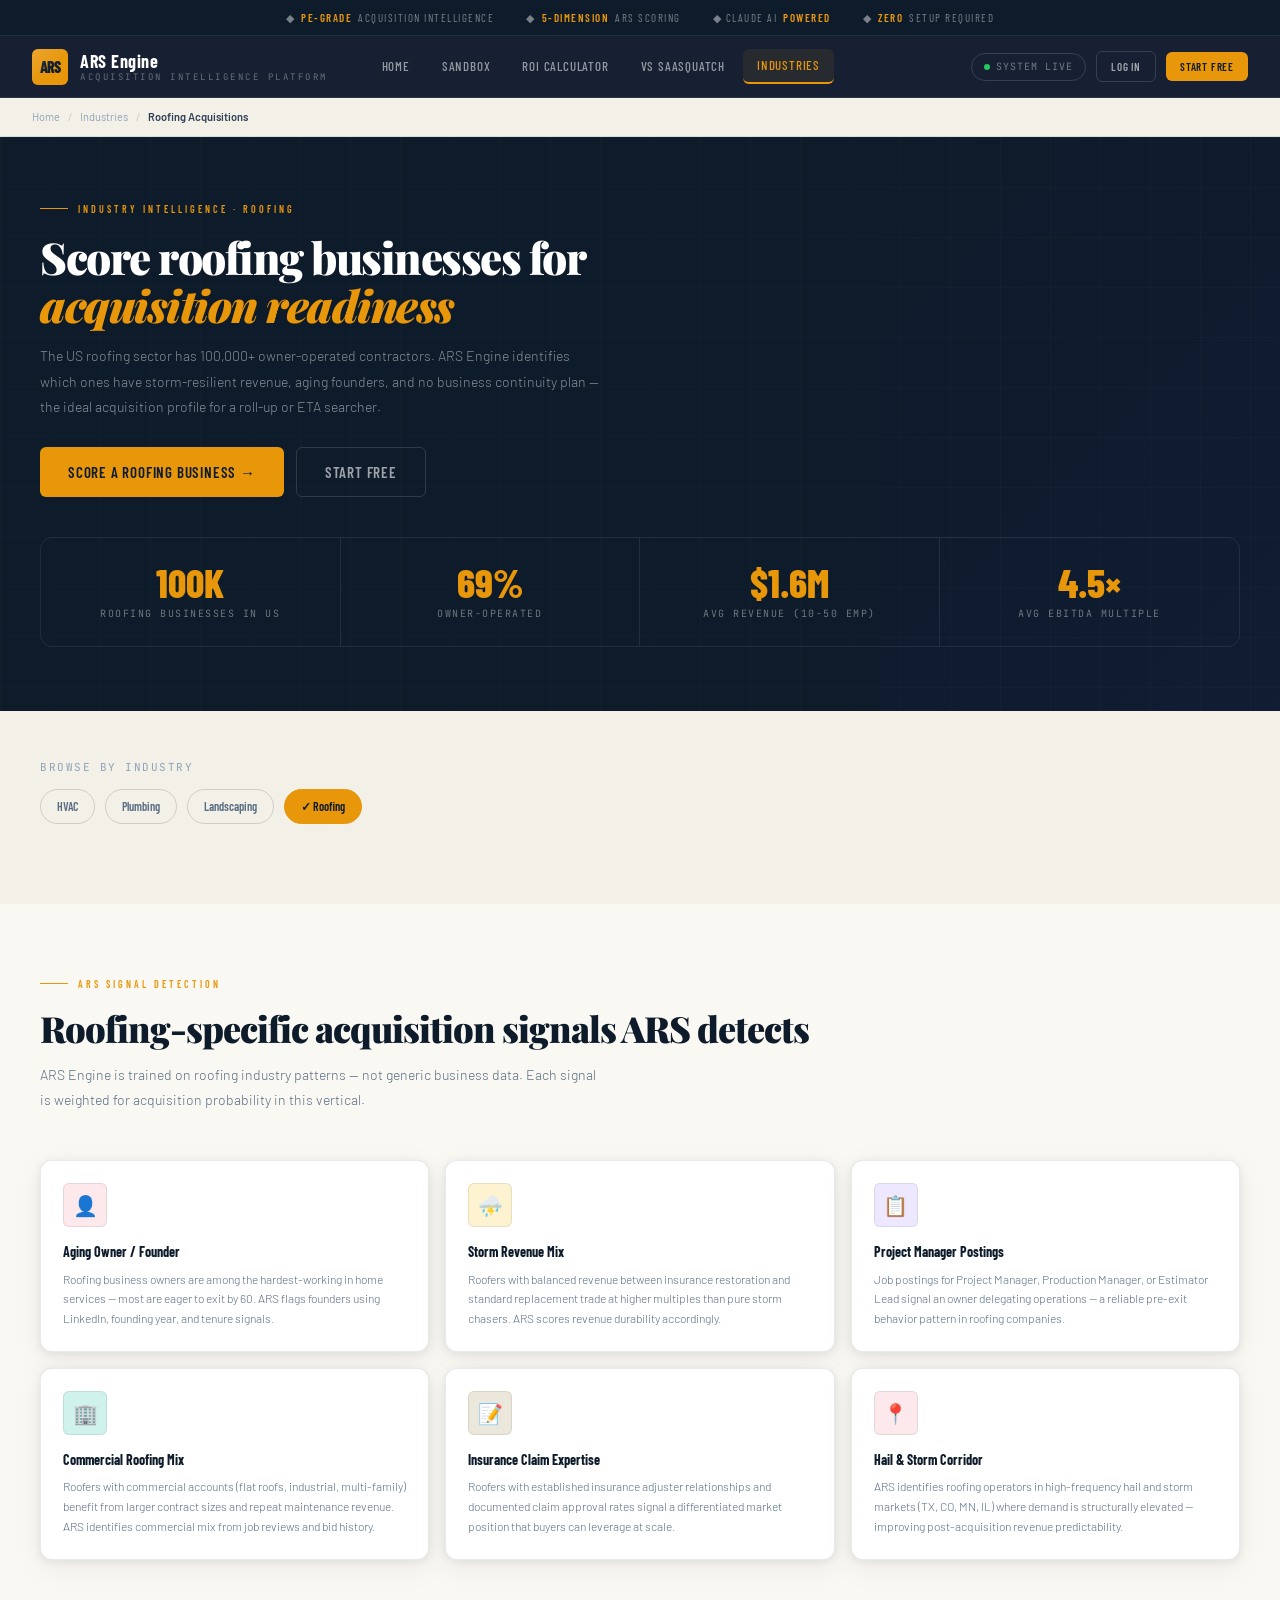
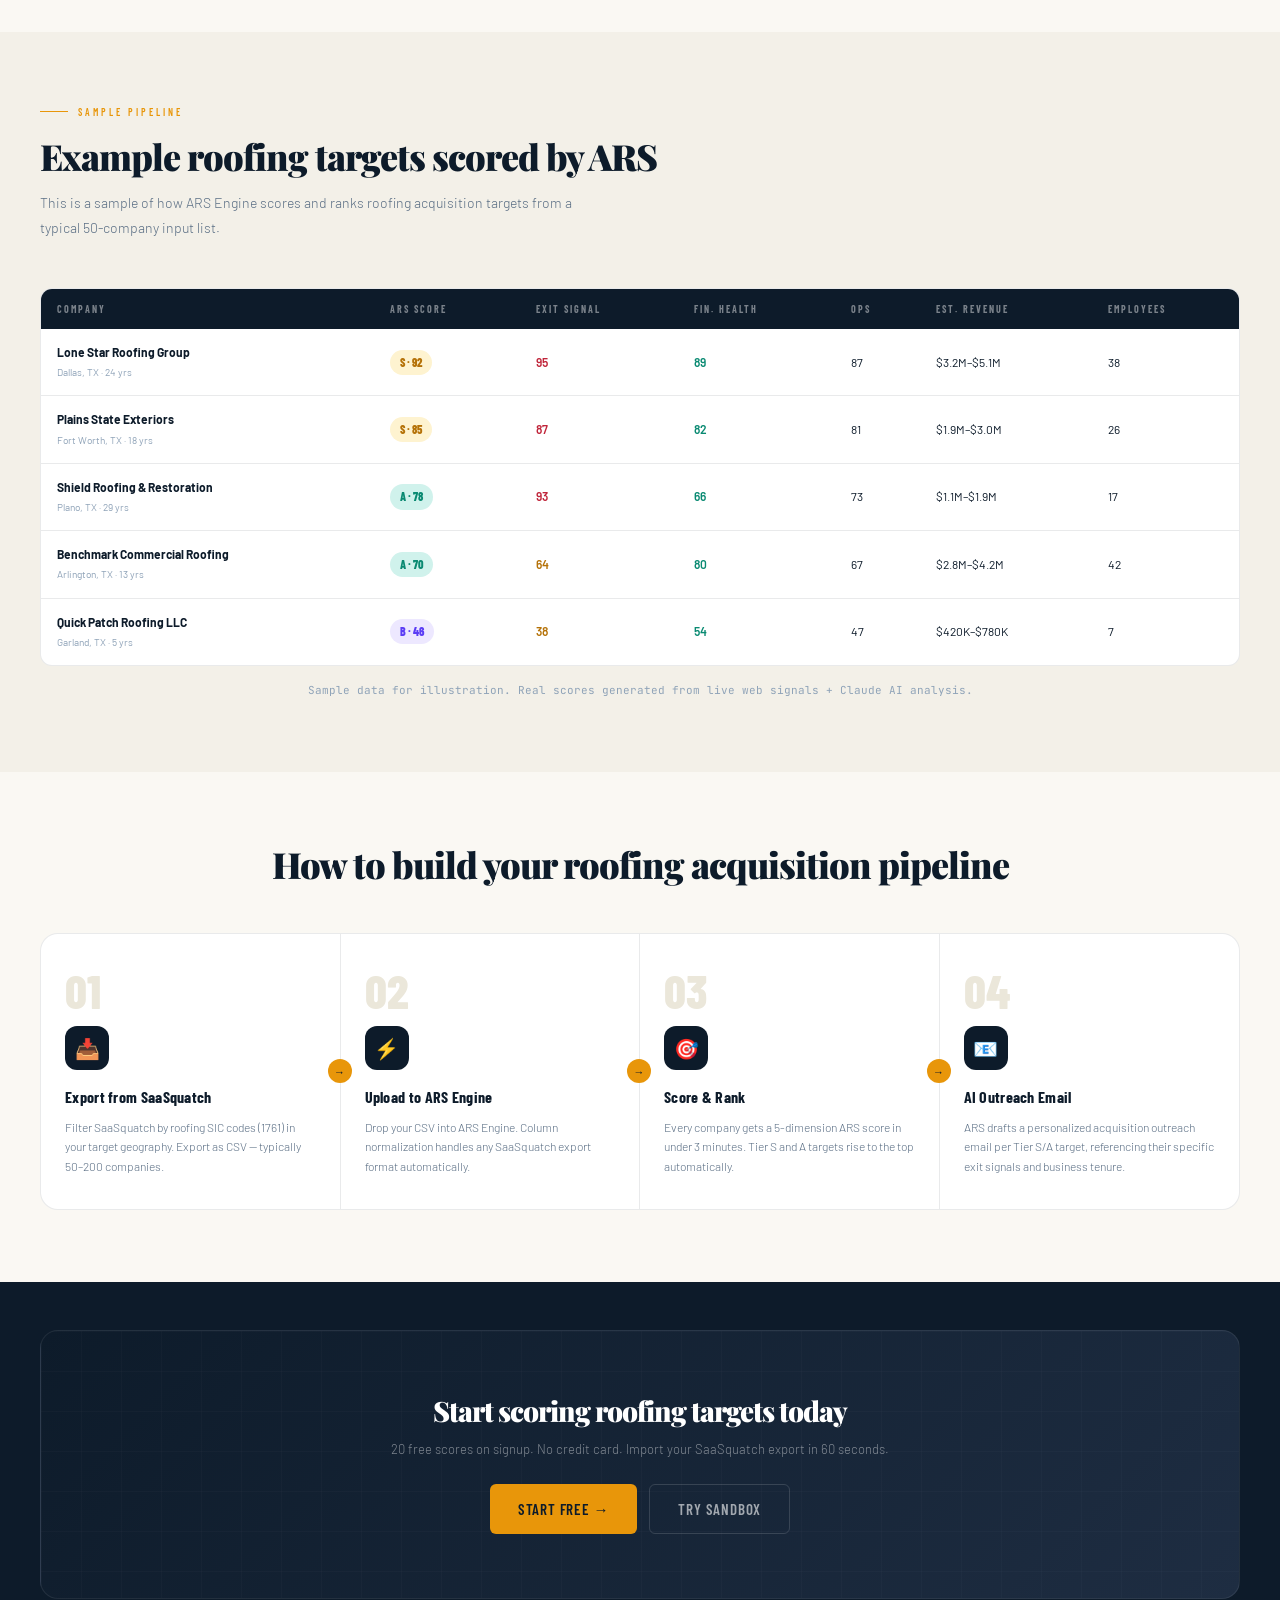
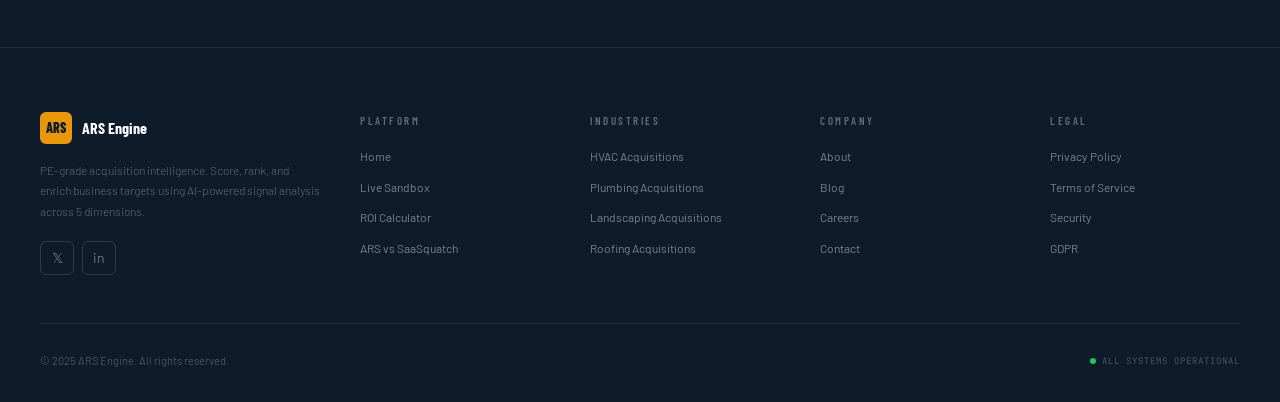
<file: frontend/industries/roofing.html>
<!DOCTYPE html>
<html lang="en">
<head>
<meta charset="UTF-8">
<meta name="viewport" content="width=device-width, initial-scale=1.0">
<meta name="ars-subdir" content="true">
<title>Roofing Business Acquisitions — ARS Engine</title>
<meta name="description" content="Score and acquire roofing businesses with PE-grade intelligence. ARS Engine detects owner exit signals, financial health, and acquisition readiness for roofing companies.">
<meta name="keywords" content="roofing acquisition, buy roofing business, roofing PE deal sourcing, roofing exit signals, acquisition readiness roofing">
<link rel="stylesheet" href="../shared.css">
<style>
.industry-hero{background:var(--navy);padding:64px 40px;position:relative;overflow:hidden}
.industry-hero::before{content:'';position:absolute;inset:0;background-image:linear-gradient(rgba(255,255,255,0.015) 1px,transparent 1px),linear-gradient(90deg,rgba(255,255,255,0.015) 1px,transparent 1px);background-size:50px 50px}
.industry-hero::after{content:'';position:absolute;top:0;right:0;width:400px;height:100%;background:linear-gradient(135deg,transparent,rgba(91,61,245,0.04));pointer-events:none}
.industry-stat-grid{display:grid;grid-template-columns:repeat(4,1fr);gap:0;border:1px solid var(--wborder);border-radius:var(--r2);overflow:hidden;margin-top:40px}
.industry-stat{padding:24px;border-right:1px solid var(--wborder);text-align:center}
.industry-stat:last-child{border-right:none}
.industry-stat-num{font-family:'Barlow Condensed',sans-serif;font-size:40px;font-weight:800;color:var(--amber);line-height:1;margin-bottom:4px}
.industry-stat-label{font-size:10px;color:rgba(255,255,255,0.4);letter-spacing:1.5px;text-transform:uppercase;font-family:'JetBrains Mono',monospace}

.signal-grid{display:grid;grid-template-columns:repeat(3,1fr);gap:16px}
.signal-card{background:#fff;border:1px solid var(--border);border-radius:var(--r2);padding:22px;box-shadow:var(--shadow)}
.signal-card-icon{width:44px;height:44px;border-radius:var(--r);display:flex;align-items:center;justify-content:center;font-size:20px;margin-bottom:14px;border:1px solid var(--border)}
.signal-card-title{font-family:'Barlow Condensed',sans-serif;font-size:14px;font-weight:700;color:var(--ink);margin-bottom:6px}
.signal-card-desc{font-size:12px;color:var(--ink3);line-height:1.65;font-weight:300}

.targets-table{border:1px solid var(--border);border-radius:var(--r2);overflow:hidden;background:#fff}
.targets-table table{width:100%;border-collapse:collapse}
.targets-table thead{background:var(--navy)}
.targets-table th{padding:12px 16px;font-family:'Barlow Condensed',sans-serif;font-size:10px;letter-spacing:2px;text-transform:uppercase;color:rgba(255,255,255,0.45);text-align:left}
.targets-table td{padding:14px 16px;font-size:12px;border-bottom:1px solid var(--border)}
.targets-table tr:last-child td{border-bottom:none}
.targets-table tbody tr:hover{background:var(--cream2)}
.ars-score-pill{display:inline-flex;align-items:center;gap:6px;padding:3px 10px;border-radius:99px;font-family:'Barlow Condensed',sans-serif;font-size:12px;font-weight:800}
.pill-S{background:var(--amber-l);color:var(--amber-d)}
.pill-A{background:var(--teal-l);color:var(--teal)}
.pill-B{background:var(--violet-l);color:var(--violet)}

.industry-nav{display:flex;gap:10px;flex-wrap:wrap;margin-bottom:32px}
.industry-nav a{padding:7px 16px;border:1px solid var(--border2);border-radius:99px;font-size:12px;color:var(--ink3);transition:all .15s;font-family:'Barlow Condensed',sans-serif;font-weight:600}
.industry-nav a:hover{border-color:var(--amber);color:var(--amber-d)}
.industry-nav a.active{background:var(--amber);color:var(--navy);border-color:var(--amber)}
</style>
</head>
<body>

<div id="ars-header"></div>

<div class="breadcrumb">
  <a href="../index.html">Home</a>
  <span class="breadcrumb-sep">/</span>
  <a href="../index.html">Industries</a>
  <span class="breadcrumb-sep">/</span>
  <strong>Roofing Acquisitions</strong>
</div>

<!-- Hero -->
<div class="industry-hero">
  <div style="max-width:1200px;margin:0 auto;position:relative;z-index:1">
    <div class="section-eyebrow" style="margin-bottom:16px"><div class="section-eyebrow-line"></div><div class="section-eyebrow-text">Industry Intelligence · Roofing</div></div>
    <h1 style="font-family:'Playfair Display',serif;font-size:44px;font-weight:900;color:#fff;letter-spacing:-1.5px;line-height:1.1;margin-bottom:14px">
      Score roofing businesses for<br><em style="font-style:italic;color:var(--amber)">acquisition readiness</em>
    </h1>
    <p style="font-size:14px;color:rgba(255,255,255,0.5);max-width:560px;line-height:1.8;font-weight:300;margin-bottom:28px">The US roofing sector has 100,000+ owner-operated contractors. ARS Engine identifies which ones have storm-resilient revenue, aging founders, and no business continuity plan — the ideal acquisition profile for a roll-up or ETA searcher.</p>
    <div style="display:flex;gap:12px;flex-wrap:wrap">
      <a href="../sandbox.html" class="btn btn-amber btn-lg">Score a Roofing Business &#8594;</a>
      <a href="../signup.html" class="btn btn-ghost-dark btn-lg">Start Free</a>
    </div>
    <div class="industry-stat-grid">
      <div class="industry-stat"><div class="industry-stat-num">100K</div><div class="industry-stat-label">Roofing businesses in US</div></div>
      <div class="industry-stat"><div class="industry-stat-num">69%</div><div class="industry-stat-label">Owner-operated</div></div>
      <div class="industry-stat"><div class="industry-stat-num">$1.6M</div><div class="industry-stat-label">Avg revenue (10-50 emp)</div></div>
      <div class="industry-stat"><div class="industry-stat-num">4.5×</div><div class="industry-stat-label">Avg EBITDA multiple</div></div>
    </div>
  </div>
</div>

<!-- Industry Nav -->
<div class="section-sm section-cream2">
  <div class="section-inner">
    <div style="font-size:11px;letter-spacing:1.5px;text-transform:uppercase;color:var(--ink4);font-family:'JetBrains Mono',monospace;margin-bottom:12px">Browse by Industry</div>
    <div class="industry-nav">
      <a href="hvac.html">HVAC</a>
      <a href="plumbing.html">Plumbing</a>
      <a href="landscaping.html">Landscaping</a>
      <a href="roofing.html" class="active">&#10003; Roofing</a>
    </div>
  </div>
</div>

<!-- Exit Signals -->
<section class="section">
  <div class="section-inner">
    <div class="section-header">
      <div class="section-eyebrow"><div class="section-eyebrow-line"></div><div class="section-eyebrow-text">ARS Signal Detection</div></div>
      <h2 class="section-title">Roofing-specific acquisition signals ARS detects</h2>
      <p class="section-sub">ARS Engine is trained on roofing industry patterns — not generic business data. Each signal is weighted for acquisition probability in this vertical.</p>
    </div>
    <div class="signal-grid">
      <div class="signal-card">
        <div class="signal-card-icon" style="background:var(--rose-l)">👤</div>
        <div class="signal-card-title">Aging Owner / Founder</div>
        <div class="signal-card-desc">Roofing business owners are among the hardest-working in home services — most are eager to exit by 60. ARS flags founders using LinkedIn, founding year, and tenure signals.</div>
      </div>
      <div class="signal-card">
        <div class="signal-card-icon" style="background:var(--amber-l)">⛈️</div>
        <div class="signal-card-title">Storm Revenue Mix</div>
        <div class="signal-card-desc">Roofers with balanced revenue between insurance restoration and standard replacement trade at higher multiples than pure storm chasers. ARS scores revenue durability accordingly.</div>
      </div>
      <div class="signal-card">
        <div class="signal-card-icon" style="background:var(--violet-l)">📋</div>
        <div class="signal-card-title">Project Manager Postings</div>
        <div class="signal-card-desc">Job postings for Project Manager, Production Manager, or Estimator Lead signal an owner delegating operations — a reliable pre-exit behavior pattern in roofing companies.</div>
      </div>
      <div class="signal-card">
        <div class="signal-card-icon" style="background:var(--teal-l)">🏢</div>
        <div class="signal-card-title">Commercial Roofing Mix</div>
        <div class="signal-card-desc">Roofers with commercial accounts (flat roofs, industrial, multi-family) benefit from larger contract sizes and repeat maintenance revenue. ARS identifies commercial mix from job reviews and bid history.</div>
      </div>
      <div class="signal-card">
        <div class="signal-card-icon" style="background:var(--cream3)">📝</div>
        <div class="signal-card-title">Insurance Claim Expertise</div>
        <div class="signal-card-desc">Roofers with established insurance adjuster relationships and documented claim approval rates signal a differentiated market position that buyers can leverage at scale.</div>
      </div>
      <div class="signal-card">
        <div class="signal-card-icon" style="background:var(--rose-l)">📍</div>
        <div class="signal-card-title">Hail & Storm Corridor</div>
        <div class="signal-card-desc">ARS identifies roofing operators in high-frequency hail and storm markets (TX, CO, MN, IL) where demand is structurally elevated — improving post-acquisition revenue predictability.</div>
      </div>
    </div>
  </div>
</section>

<!-- Sample Scored Targets -->
<section class="section section-cream2">
  <div class="section-inner">
    <div class="section-header">
      <div class="section-eyebrow"><div class="section-eyebrow-line"></div><div class="section-eyebrow-text">Sample Pipeline</div></div>
      <h2 class="section-title">Example roofing targets scored by ARS</h2>
      <p class="section-sub">This is a sample of how ARS Engine scores and ranks roofing acquisition targets from a typical 50-company input list.</p>
    </div>
    <div class="targets-table">
      <table>
        <thead>
          <tr>
            <th>Company</th>
            <th>ARS Score</th>
            <th>Exit Signal</th>
            <th>Fin. Health</th>
            <th>Ops</th>
            <th>Est. Revenue</th>
            <th>Employees</th>
          </tr>
        </thead>
        <tbody>
          <tr>
            <td><strong>Lone Star Roofing Group</strong><br><span style="font-size:10px;color:var(--ink4)">Dallas, TX · 24 yrs</span></td>
            <td><span class="ars-score-pill pill-S">S · 92</span></td>
            <td style="color:var(--rose);font-weight:600">95</td><td style="color:var(--teal);font-weight:600">89</td><td>87</td>
            <td>$3.2M–$5.1M</td><td>38</td>
          </tr>
          <tr>
            <td><strong>Plains State Exteriors</strong><br><span style="font-size:10px;color:var(--ink4)">Fort Worth, TX · 18 yrs</span></td>
            <td><span class="ars-score-pill pill-S">S · 85</span></td>
            <td style="color:var(--rose);font-weight:600">87</td><td style="color:var(--teal);font-weight:600">82</td><td>81</td>
            <td>$1.9M–$3.0M</td><td>26</td>
          </tr>
          <tr>
            <td><strong>Shield Roofing & Restoration</strong><br><span style="font-size:10px;color:var(--ink4)">Plano, TX · 29 yrs</span></td>
            <td><span class="ars-score-pill pill-A">A · 78</span></td>
            <td style="color:var(--rose);font-weight:600">93</td><td style="color:var(--teal);font-weight:600">66</td><td>73</td>
            <td>$1.1M–$1.9M</td><td>17</td>
          </tr>
          <tr>
            <td><strong>Benchmark Commercial Roofing</strong><br><span style="font-size:10px;color:var(--ink4)">Arlington, TX · 13 yrs</span></td>
            <td><span class="ars-score-pill pill-A">A · 70</span></td>
            <td style="color:var(--amber-d);font-weight:600">64</td><td style="color:var(--teal);font-weight:600">80</td><td>67</td>
            <td>$2.8M–$4.2M</td><td>42</td>
          </tr>
          <tr>
            <td><strong>Quick Patch Roofing LLC</strong><br><span style="font-size:10px;color:var(--ink4)">Garland, TX · 5 yrs</span></td>
            <td><span class="ars-score-pill pill-B">B · 46</span></td>
            <td style="color:var(--amber-d);font-weight:600">38</td><td style="color:var(--teal);font-weight:600">54</td><td>47</td>
            <td>$420K–$780K</td><td>7</td>
          </tr>
        </tbody>
      </table>
    </div>
    <div style="margin-top:16px;font-size:11px;color:var(--ink4);text-align:center;font-family:'JetBrains Mono',monospace">Sample data for illustration. Real scores generated from live web signals + Claude AI analysis.</div>
  </div>
</section>

<!-- How ARS Works -->
<section class="section">
  <div class="section-inner">
    <div class="section-header text-center">
      <h2 class="section-title">How to build your roofing acquisition pipeline</h2>
    </div>
    <div class="hiw-grid">
      <div class="hiw-step"><div class="hiw-num">01</div><div class="hiw-icon">📥</div><div class="hiw-title">Export from SaaSquatch</div><div class="hiw-desc">Filter SaaSquatch by roofing SIC codes (1761) in your target geography. Export as CSV — typically 50–200 companies.</div><div class="hiw-arrow">→</div></div>
      <div class="hiw-step"><div class="hiw-num">02</div><div class="hiw-icon">⚡</div><div class="hiw-title">Upload to ARS Engine</div><div class="hiw-desc">Drop your CSV into ARS Engine. Column normalization handles any SaaSquatch export format automatically.</div><div class="hiw-arrow">→</div></div>
      <div class="hiw-step"><div class="hiw-num">03</div><div class="hiw-icon">🎯</div><div class="hiw-title">Score & Rank</div><div class="hiw-desc">Every company gets a 5-dimension ARS score in under 3 minutes. Tier S and A targets rise to the top automatically.</div><div class="hiw-arrow">→</div></div>
      <div class="hiw-step"><div class="hiw-num">04</div><div class="hiw-icon">📧</div><div class="hiw-title">AI Outreach Email</div><div class="hiw-desc">ARS drafts a personalized acquisition outreach email per Tier S/A target, referencing their specific exit signals and business tenure.</div></div>
    </div>
  </div>
</section>

<!-- CTA -->
<section class="section-sm section-dark">
  <div class="section-inner">
    <div class="cta-box">
      <div style="position:relative;z-index:1">
        <h2 class="section-title section-title-dark" style="font-size:28px;margin-bottom:12px">Start scoring roofing targets today</h2>
        <p style="color:rgba(255,255,255,0.45);font-size:13px;margin-bottom:24px;font-weight:300">20 free scores on signup. No credit card. Import your SaaSquatch export in 60 seconds.</p>
        <div style="display:flex;gap:12px;justify-content:center;flex-wrap:wrap">
          <a href="../signup.html" class="btn btn-amber btn-lg">Start Free &#8594;</a>
          <a href="../sandbox.html" class="btn btn-ghost-dark btn-lg">Try Sandbox</a>
        </div>
      </div>
    </div>
  </div>
</section>

<footer class="footer ars-footer"></footer>
<script src="../shared.js"></script>
</body>
</html>
</file>
<file: frontend/shared.css>
/* ── RESET & ROOT ──────────────────────────────────────────────────────────── */
*,*::before,*::after{box-sizing:border-box;margin:0;padding:0}
:root{
  --navy:#0d1b2a;--navy2:#162032;--navy3:#1e2d42;--navy4:#253450;
  --steel:#2e4166;--cream:#faf8f3;--cream2:#f3f0e8;--cream3:#ebe7da;
  --cream4:#ddd8c8;--ink:#0d1b2a;--ink2:#2d3f55;--ink3:#5a6e84;--ink4:#8fa3b8;
  --amber:#e8960a;--amber-l:#fef3d0;--amber-d:#b57208;
  --teal:#0a8a72;--teal-l:#d0f2ec;--violet:#5b3df5;--violet-l:#ede8ff;
  --rose:#c0253a;--rose-l:#fde8eb;
  --border:rgba(13,27,42,0.09);--border2:rgba(13,27,42,0.16);--border3:rgba(13,27,42,0.26);
  --wborder:rgba(255,255,255,0.08);--wborder2:rgba(255,255,255,0.14);
  --r:6px;--r2:12px;--r3:18px;
  --shadow:0 2px 8px rgba(13,27,42,0.08),0 8px 32px rgba(13,27,42,0.06);
  --shadow2:0 8px 24px rgba(13,27,42,0.14),0 24px 64px rgba(13,27,42,0.16);
  --shadow3:0 0 0 1px rgba(255,255,255,0.05),0 24px 80px rgba(0,0,0,0.6);
}
html{font-size:14px;scroll-behavior:smooth}
body{font-family:'Barlow',sans-serif;background:var(--cream);color:var(--ink);min-height:100vh;line-height:1.6;overflow-x:hidden}
::-webkit-scrollbar{width:4px;height:4px}
::-webkit-scrollbar-track{background:transparent}
::-webkit-scrollbar-thumb{background:var(--border3);border-radius:99px}
a{text-decoration:none;color:inherit}
img{max-width:100%}
input,select,textarea,button{font-family:inherit}

/* ── TOPBAR ──────────────────────────────────────────────────────────────── */
.topbar{background:var(--navy);height:36px;display:flex;align-items:center;justify-content:center;gap:32px;font-family:'Barlow Condensed',sans-serif;font-size:11px;letter-spacing:1.5px;text-transform:uppercase;color:rgba(255,255,255,0.45);border-bottom:1px solid var(--wborder)}
.topbar-item{display:flex;align-items:center;gap:6px}
.topbar-item span{color:var(--amber);font-weight:600}

/* ── HEADER ─────────────────────────────────────────────────────────────── */
.hdr{background:var(--navy2);height:62px;display:flex;align-items:center;justify-content:space-between;padding:0 32px;position:sticky;top:0;z-index:200;border-bottom:1px solid var(--wborder)}
.hdr-left{display:flex;align-items:center;gap:0}
.logo-mark{width:36px;height:36px;background:var(--amber);border-radius:6px;display:flex;align-items:center;justify-content:center;margin-right:12px;flex-shrink:0;position:relative;overflow:hidden}
.logo-mark::before{content:'';position:absolute;inset:0;background:linear-gradient(135deg,rgba(255,255,255,0.15) 0%,transparent 60%)}
.logo-mark-inner{font-family:'Barlow Condensed',sans-serif;font-size:16px;font-weight:800;color:var(--navy);letter-spacing:-1px}
.logo-text{display:flex;flex-direction:column;gap:0}
.logo-name{font-family:'Barlow Condensed',sans-serif;font-size:18px;font-weight:700;color:#fff;letter-spacing:0.5px;line-height:1}
.logo-sub{font-size:9px;letter-spacing:2.5px;text-transform:uppercase;color:rgba(255,255,255,0.35);font-family:'JetBrains Mono',monospace;line-height:1;margin-top:3px}
.hdr-nav{display:flex;align-items:center;gap:4px;margin-left:40px}
.hdr-nav-item{font-family:'Barlow Condensed',sans-serif;font-size:13px;font-weight:500;letter-spacing:0.8px;color:rgba(255,255,255,0.55);padding:6px 14px;border-radius:var(--r);cursor:pointer;transition:all .15s;text-transform:uppercase;white-space:nowrap;text-decoration:none;display:inline-flex;align-items:center}
.hdr-nav-item:hover{color:#fff;background:var(--wborder)}
.hdr-nav-item.active{color:var(--amber);background:rgba(232,150,10,0.08);border-bottom:2px solid var(--amber)}
.hdr-right{display:flex;align-items:center;gap:10px}
.api-pill{display:flex;align-items:center;gap:6px;padding:5px 12px;border:1px solid var(--wborder2);border-radius:99px;font-size:10px;letter-spacing:1px;text-transform:uppercase;font-family:'JetBrains Mono',monospace;color:rgba(255,255,255,0.4)}
.api-dot{width:6px;height:6px;border-radius:50%;background:#ef4444;transition:background .3s}
.api-dot.ok{background:#22c55e}
.mobile-menu-btn{display:none;background:transparent;border:1px solid var(--wborder2);border-radius:var(--r);padding:6px 10px;color:rgba(255,255,255,0.7);cursor:pointer;font-size:16px}

/* ── BUTTONS ──────────────────────────────────────────────────────────────── */
.btn{font-family:'Barlow Condensed',sans-serif;font-size:13px;letter-spacing:0.8px;text-transform:uppercase;border-radius:var(--r);cursor:pointer;transition:all .15s;border:none;font-weight:600;display:inline-flex;align-items:center;gap:7px;white-space:nowrap}
.btn-amber{background:var(--amber);color:var(--navy);padding:9px 20px}
.btn-amber:hover{background:var(--amber-d);transform:translateY(-1px);box-shadow:0 4px 16px rgba(232,150,10,0.35)}
.btn-ghost-dark{background:transparent;border:1px solid var(--wborder2);color:rgba(255,255,255,0.6);padding:8px 18px}
.btn-ghost-dark:hover{background:var(--wborder);color:#fff;border-color:var(--wborder2)}
.btn-outline{background:transparent;border:1px solid var(--border2);color:var(--ink2);padding:8px 16px}
.btn-outline:hover{border-color:var(--border3);color:var(--ink);background:var(--cream2)}
.btn-navy{background:var(--navy);color:#fff;padding:9px 20px}
.btn-navy:hover{background:var(--navy3)}
.btn-teal{background:var(--teal);color:#fff;padding:9px 20px}
.btn-teal:hover{background:#079980;transform:translateY(-1px);box-shadow:0 4px 16px rgba(10,138,114,0.3)}
.btn-lg{font-size:15px;padding:12px 28px}
.btn-sm{font-size:11px;padding:6px 14px}
.btn:disabled{opacity:.4;cursor:not-allowed;transform:none!important;box-shadow:none!important}

/* ── FORMS ─────────────────────────────────────────────────────────────── */
.form-group{margin-bottom:18px}
.form-group label{display:block;font-size:11px;letter-spacing:1.5px;text-transform:uppercase;color:var(--ink4);margin-bottom:7px;font-family:'JetBrains Mono',monospace}
.form-control{width:100%;background:var(--cream2);border:1px solid var(--border2);border-radius:var(--r);padding:10px 14px;font-family:'Barlow',sans-serif;font-size:13px;color:var(--ink);transition:all .15s}
.form-control:focus{outline:none;border-color:var(--amber);box-shadow:0 0 0 3px rgba(232,150,10,0.12);background:#fff}
.form-control::placeholder{color:var(--ink4)}
textarea.form-control{min-height:100px;resize:vertical}
select.form-control{appearance:none;cursor:pointer}
.form-row{display:grid;grid-template-columns:1fr 1fr;gap:16px}
.form-hint{font-size:11px;color:var(--ink4);margin-top:5px}

/* ── SECTION UTILITIES ─────────────────────────────────────────────────── */
.section{padding:72px 40px}
.section-sm{padding:48px 40px}
.section-inner{max-width:1200px;margin:0 auto}
.section-dark{background:var(--navy);color:#fff}
.section-navy2{background:var(--navy2);color:#fff}
.section-cream2{background:var(--cream2)}
.section-cream3{background:var(--cream3)}
.section-eyebrow{display:flex;align-items:center;gap:10px;margin-bottom:16px}
.section-eyebrow-line{width:28px;height:1px;background:var(--amber)}
.section-eyebrow-text{font-family:'Barlow Condensed',sans-serif;font-size:10px;letter-spacing:3px;text-transform:uppercase;color:var(--amber);font-weight:600}
.section-title{font-family:'Playfair Display',serif;font-size:36px;font-weight:900;line-height:1.15;letter-spacing:-1px;margin-bottom:14px}
.section-title-dark{color:#fff}
.section-sub{font-size:14px;color:var(--ink3);max-width:560px;line-height:1.75;font-weight:300}
.section-sub-dark{color:rgba(255,255,255,0.55)}
.section-header{margin-bottom:48px}
.text-center{text-align:center}
.text-center .section-sub{margin-left:auto;margin-right:auto}

/* ── FEATURES GRID ────────────────────────────────────────────────────────── */
.features-grid{display:grid;grid-template-columns:repeat(3,1fr);gap:1px;background:var(--border);border:1px solid var(--border);border-radius:var(--r2);overflow:hidden}
.feat-card{background:#fff;padding:28px;transition:background .15s}
.feat-card:hover{background:var(--cream2)}
.feat-icon{width:48px;height:48px;border-radius:var(--r2);background:var(--navy);display:flex;align-items:center;justify-content:center;font-size:22px;margin-bottom:16px;border:1px solid var(--border)}
.feat-title{font-family:'Barlow Condensed',sans-serif;font-size:16px;font-weight:700;color:var(--ink);margin-bottom:8px}
.feat-desc{font-size:12px;color:var(--ink3);line-height:1.65;font-weight:300}

/* ── TESTIMONIALS ────────────────────────────────────────────────────────── */
.testimonials-grid{display:grid;grid-template-columns:repeat(3,1fr);gap:20px}
.tcard{background:#fff;border:1px solid var(--border);border-radius:var(--r2);padding:28px;box-shadow:var(--shadow)}
.tcard-quote{font-family:'Playfair Display',serif;font-size:15px;color:var(--ink2);line-height:1.7;margin-bottom:20px;font-style:italic}
.tcard-quote::before{content:'\201C';font-size:40px;color:var(--amber);line-height:0;vertical-align:-18px;margin-right:4px}
.tcard-author{display:flex;align-items:center;gap:12px}
.tcard-av{width:40px;height:40px;border-radius:50%;display:flex;align-items:center;justify-content:center;font-family:'Barlow Condensed',sans-serif;font-size:14px;font-weight:800;flex-shrink:0}
.tcard-name{font-weight:700;font-size:13px;color:var(--ink)}
.tcard-role{font-size:11px;color:var(--ink4);font-family:'JetBrains Mono',monospace}
.stars{color:var(--amber);font-size:13px;margin-bottom:12px;letter-spacing:2px}

/* ── PRICING ─────────────────────────────────────────────────────────────── */
.pricing-grid{display:grid;grid-template-columns:repeat(3,1fr);gap:20px;max-width:960px;margin:0 auto}
.price-card{background:#fff;border:1px solid var(--border);border-radius:var(--r3);padding:32px;position:relative;box-shadow:var(--shadow)}
.price-card.featured{border:2px solid var(--amber);background:var(--navy);color:#fff}
.price-badge{position:absolute;top:-12px;left:50%;transform:translateX(-50%);background:var(--amber);color:var(--navy);font-family:'Barlow Condensed',sans-serif;font-size:10px;font-weight:800;letter-spacing:2px;text-transform:uppercase;padding:4px 16px;border-radius:99px}
.price-name{font-family:'Barlow Condensed',sans-serif;font-size:14px;font-weight:700;letter-spacing:2px;text-transform:uppercase;margin-bottom:8px;color:var(--ink4)}
.price-card.featured .price-name{color:rgba(255,255,255,0.5)}
.price-amt{font-family:'Barlow Condensed',sans-serif;font-size:48px;font-weight:800;line-height:1;color:var(--ink);margin-bottom:4px}
.price-card.featured .price-amt{color:#fff}
.price-period{font-size:12px;color:var(--ink4);margin-bottom:24px}
.price-card.featured .price-period{color:rgba(255,255,255,0.4)}
.price-features{list-style:none;margin-bottom:28px}
.price-features li{display:flex;align-items:center;gap:8px;padding:7px 0;border-bottom:1px solid var(--border);font-size:12px;color:var(--ink2)}
.price-card.featured .price-features li{border-color:var(--wborder);color:rgba(255,255,255,0.7)}
.price-features li:last-child{border-bottom:none}
.price-check{width:16px;height:16px;border-radius:50%;background:var(--teal-l);color:var(--teal);display:flex;align-items:center;justify-content:center;font-size:10px;flex-shrink:0;font-weight:700}
.price-card.featured .price-check{background:rgba(10,138,114,0.3);color:#4fd4bc}

/* ── TRUST BAR ────────────────────────────────────────────────────────────── */
.trust-bar{display:flex;align-items:center;justify-content:center;gap:48px;padding:32px;flex-wrap:wrap}
.trust-logo{font-family:'Barlow Condensed',sans-serif;font-size:16px;font-weight:800;letter-spacing:2px;text-transform:uppercase;opacity:0.25;color:var(--ink)}
.trust-divider{width:1px;height:28px;background:var(--border2)}

/* ── ROI SECTION ─────────────────────────────────────────────────────────── */
.roi-grid{display:grid;grid-template-columns:repeat(4,1fr);gap:0;border:1px solid var(--wborder);border-radius:var(--r2);overflow:hidden}
.roi-item{padding:32px 24px;text-align:center;border-right:1px solid var(--wborder)}
.roi-item:last-child{border-right:none}
.roi-num{font-family:'Barlow Condensed',sans-serif;font-size:44px;font-weight:800;color:var(--amber);line-height:1;margin-bottom:6px}
.roi-label{font-size:11px;color:rgba(255,255,255,0.45);letter-spacing:1.5px;text-transform:uppercase;font-family:'JetBrains Mono',monospace}

/* ── CTA SECTION ─────────────────────────────────────────────────────────── */
.cta-box{background:linear-gradient(135deg,var(--navy) 0%,var(--navy3) 100%);border-radius:var(--r3);padding:64px;text-align:center;position:relative;overflow:hidden;border:1px solid var(--wborder)}
.cta-box::before{content:'';position:absolute;inset:0;background-image:linear-gradient(rgba(255,255,255,0.02) 1px,transparent 1px),linear-gradient(90deg,rgba(255,255,255,0.02) 1px,transparent 1px);background-size:40px 40px;pointer-events:none}

/* ── FOOTER ──────────────────────────────────────────────────────────────── */
.footer{background:var(--navy);border-top:1px solid var(--wborder);padding:64px 40px 32px}
.footer-grid{display:grid;grid-template-columns:280px repeat(4,1fr);gap:40px;max-width:1200px;margin:0 auto;padding-bottom:48px;border-bottom:1px solid var(--wborder)}
.footer-col-title{font-family:'Barlow Condensed',sans-serif;font-size:11px;letter-spacing:2.5px;text-transform:uppercase;color:rgba(255,255,255,0.35);margin-bottom:16px;font-weight:600}
.footer-links{list-style:none;display:flex;flex-direction:column;gap:8px}
.footer-links a{font-size:12px;color:rgba(255,255,255,0.45);transition:color .15s}
.footer-links a:hover{color:#fff}
.footer-bottom{max-width:1200px;margin:0 auto;padding-top:28px;display:flex;align-items:center;justify-content:space-between;font-size:11px;color:rgba(255,255,255,0.25)}
.footer-bottom-links{display:flex;gap:20px}
.footer-bottom-links a{color:rgba(255,255,255,0.25);transition:color .15s}
.footer-bottom-links a:hover{color:rgba(255,255,255,0.6)}
.social-btn{width:34px;height:34px;border:1px solid var(--wborder2);border-radius:var(--r);display:flex;align-items:center;justify-content:center;color:rgba(255,255,255,0.4);font-size:14px;cursor:pointer;transition:all .15s;text-decoration:none}
.social-btn:hover{background:var(--wborder);color:#fff}

/* ── BREADCRUMB ─────────────────────────────────────────────────────────── */
.breadcrumb{background:var(--cream2);border-bottom:1px solid var(--border);padding:10px 32px;display:flex;align-items:center;gap:8px;font-size:11px;color:var(--ink4)}
.breadcrumb a{color:var(--ink4);transition:color .15s}
.breadcrumb a:hover{color:var(--ink)}
.breadcrumb-sep{opacity:.5}
.breadcrumb strong{color:var(--ink2);font-weight:600}

/* ── TOAST ────────────────────────────────────────────────────────────────── */
.toast{position:fixed;bottom:24px;right:24px;background:var(--navy);color:#fff;padding:12px 20px;border-radius:var(--r);font-size:12px;z-index:400;transform:translateY(20px);opacity:0;transition:all .3s cubic-bezier(.4,0,.2,1);box-shadow:var(--shadow2);border-left:3px solid var(--amber);max-width:320px;font-weight:500}
.toast.show{transform:translateY(0);opacity:1}
.toast.err{border-left-color:var(--rose)}
.toast.ok{border-left-color:var(--teal)}

/* ── FAQ ─────────────────────────────────────────────────────────────────── */
.faq-list{max-width:720px;margin:0 auto}
.faq-item{border-bottom:1px solid var(--border);padding:4px 0}
.faq-q{display:flex;align-items:center;justify-content:space-between;padding:18px 0;cursor:pointer;font-size:14px;font-weight:600;color:var(--ink);gap:16px}
.faq-q:hover{color:var(--amber)}
.faq-icon{font-size:20px;color:var(--amber);flex-shrink:0;transition:transform .2s;font-weight:300}
.faq-item.open .faq-icon{transform:rotate(45deg)}
.faq-a{font-size:13px;color:var(--ink3);line-height:1.75;padding:0 0 18px;display:none;font-weight:300}
.faq-item.open .faq-a{display:block}

/* ── PAGE HEADER ─────────────────────────────────────────────────────────── */
.page-hdr{background:var(--navy);padding:48px 40px 40px;position:relative;overflow:hidden}
.page-hdr::before{content:'';position:absolute;inset:0;background-image:linear-gradient(rgba(255,255,255,0.015) 1px,transparent 1px),linear-gradient(90deg,rgba(255,255,255,0.015) 1px,transparent 1px);background-size:50px 50px;pointer-events:none}
.page-hdr-inner{max-width:1200px;margin:0 auto;position:relative;z-index:1}
.page-hdr h1{font-family:'Playfair Display',serif;font-size:36px;font-weight:900;color:#fff;letter-spacing:-1px;margin-bottom:10px}
.page-hdr p{font-size:14px;color:rgba(255,255,255,0.5);max-width:560px;line-height:1.7;font-weight:300}

/* ── CARD GRIDS ──────────────────────────────────────────────────────────── */
.card-grid-2{display:grid;grid-template-columns:1fr 1fr;gap:20px}
.card-grid-3{display:grid;grid-template-columns:repeat(3,1fr);gap:20px}
.card{background:#fff;border:1px solid var(--border);border-radius:var(--r2);padding:24px;box-shadow:var(--shadow)}
.card-title{font-family:'Barlow Condensed',sans-serif;font-size:15px;font-weight:700;color:var(--ink);margin-bottom:8px}
.card-desc{font-size:12px;color:var(--ink3);line-height:1.65;font-weight:300}

/* ── HOW IT WORKS ────────────────────────────────────────────────────────── */
.hiw-grid{display:grid;grid-template-columns:repeat(4,1fr);gap:0;border:1px solid var(--border);border-radius:var(--r3);overflow:hidden;background:#fff}
.hiw-step{padding:32px 24px;position:relative;border-right:1px solid var(--border)}
.hiw-step:last-child{border-right:none}
.hiw-num{font-family:'Barlow Condensed',sans-serif;font-size:48px;font-weight:800;color:var(--cream3);line-height:1;margin-bottom:12px}
.hiw-icon{width:44px;height:44px;border-radius:var(--r2);background:var(--navy);display:flex;align-items:center;justify-content:center;font-size:20px;margin-bottom:14px}
.hiw-title{font-family:'Barlow Condensed',sans-serif;font-size:16px;font-weight:700;color:var(--ink);margin-bottom:8px;letter-spacing:0.3px}
.hiw-desc{font-size:12px;color:var(--ink3);line-height:1.65;font-weight:300}
.hiw-arrow{position:absolute;right:-12px;top:50%;transform:translateY(-50%);z-index:1;width:24px;height:24px;background:var(--amber);border-radius:50%;display:flex;align-items:center;justify-content:center;font-size:11px;color:var(--navy);font-weight:700}
.hiw-step:last-child .hiw-arrow{display:none}

/* ── INTEGRATIONS ──────────────────────────────────────────────────────── */
.integrations-grid{display:grid;grid-template-columns:repeat(4,1fr);gap:16px}
.int-card{background:#fff;border:1px solid var(--border);border-radius:var(--r2);padding:24px;text-align:center;transition:all .2s;box-shadow:var(--shadow)}
.int-card:hover{border-color:var(--amber);transform:translateY(-2px);box-shadow:var(--shadow2)}
.int-icon{width:60px;height:60px;border-radius:var(--r2);background:var(--cream2);border:1px solid var(--border);display:flex;align-items:center;justify-content:center;font-size:28px;margin:0 auto 14px}
.int-name{font-family:'Barlow Condensed',sans-serif;font-size:15px;font-weight:700;color:var(--ink);margin-bottom:6px}
.int-desc{font-size:11px;color:var(--ink4);line-height:1.55}
.int-status{display:inline-block;margin-top:12px;font-size:9px;letter-spacing:1.5px;text-transform:uppercase;font-family:'Barlow Condensed',sans-serif;font-weight:700;padding:3px 10px;border-radius:99px}
.int-status.available{background:var(--teal-l);color:var(--teal)}
.int-status.coming{background:var(--cream3);color:var(--ink4)}

/* ── AUTH ──────────────────────────────────────────────────────────────── */
.auth-bg{min-height:100vh;background:var(--navy);display:flex;align-items:center;justify-content:center;padding:40px;position:relative;overflow:hidden}
.auth-bg::before{content:'';position:absolute;inset:0;background-image:linear-gradient(rgba(255,255,255,0.02) 1px,transparent 1px),linear-gradient(90deg,rgba(255,255,255,0.02) 1px,transparent 1px);background-size:50px 50px}
.auth-card{background:var(--cream);border-radius:var(--r3);width:100%;max-width:420px;padding:40px;position:relative;z-index:1;box-shadow:var(--shadow3)}
.auth-logo{display:flex;align-items:center;gap:10px;margin-bottom:32px}
.auth-title{font-family:'Playfair Display',serif;font-size:26px;font-weight:900;color:var(--ink);margin-bottom:6px}
.auth-sub{font-size:13px;color:var(--ink3);margin-bottom:28px;font-weight:300;line-height:1.6}
.auth-divider{display:flex;align-items:center;gap:12px;margin:20px 0;font-size:11px;color:var(--ink4)}
.auth-divider::before,.auth-divider::after{content:'';flex:1;height:1px;background:var(--border)}
.auth-footer-text{text-align:center;font-size:12px;color:var(--ink4);margin-top:20px}
.auth-footer-text a{color:var(--amber);font-weight:600}
.oauth-btn{display:flex;align-items:center;justify-content:center;gap:10px;width:100%;padding:10px;border:1px solid var(--border2);border-radius:var(--r);background:#fff;cursor:pointer;font-size:13px;font-weight:600;color:var(--ink);transition:all .15s;margin-bottom:10px}
.oauth-btn:hover{border-color:var(--border3);background:var(--cream2)}

/* ── SPINNER ─────────────────────────────────────────────────────────────── */
.spinner{width:14px;height:14px;border:2px solid var(--cream4);border-top-color:var(--amber);border-radius:50%;animation:spin .7s linear infinite;flex-shrink:0}
@keyframes spin{to{transform:rotate(360deg)}}
@keyframes pulse{0%,100%{opacity:1;transform:scale(1)}50%{opacity:.3;transform:scale(.8)}}

/* ── COMPARISON TABLE ────────────────────────────────────────────────────── */
.comp-table{width:100%;border-collapse:collapse;border-radius:var(--r2);overflow:hidden;border:1px solid var(--border)}
.comp-table th{padding:14px 20px;font-family:'Barlow Condensed',sans-serif;font-size:11px;letter-spacing:2px;text-transform:uppercase;font-weight:700;text-align:center;border-bottom:1px solid var(--border)}
.comp-table th:first-child{text-align:left;background:var(--cream2)}
.comp-table th.ars-col{background:var(--navy);color:#fff}
.comp-table th.comp-col{background:var(--cream3);color:var(--ink3)}
.comp-table td{padding:13px 20px;font-size:12px;border-bottom:1px solid var(--border);vertical-align:middle;text-align:center}
.comp-table td:first-child{text-align:left;font-weight:600;color:var(--ink2);background:var(--cream2)}
.comp-table tr:last-child td{border-bottom:none}
.comp-table .check{color:var(--teal);font-size:16px;font-weight:700}
.comp-table .cross{color:var(--rose);font-size:16px}
.comp-table .partial{color:var(--amber);font-size:11px;font-weight:600}
.comp-table .ars-val{background:rgba(13,27,42,0.03)}

/* ── SANDBOX / SCORE DISPLAY ─────────────────────────────────────────────── */
.score-ring-wrap{display:flex;flex-direction:column;align-items:center;gap:6px}
.score-ring{width:100px;height:100px;border-radius:50%;display:flex;align-items:center;justify-content:center;font-family:'Barlow Condensed',sans-serif;font-size:32px;font-weight:800;position:relative}
.score-ring::before{content:'';position:absolute;inset:0;border-radius:50%;border:3px solid var(--border2)}
.score-ring-label{font-size:10px;letter-spacing:1.5px;text-transform:uppercase;color:var(--ink4);font-family:'JetBrains Mono',monospace}
.tier-badge{display:inline-flex;align-items:center;padding:4px 12px;border-radius:99px;font-family:'Barlow Condensed',sans-serif;font-size:13px;font-weight:800;letter-spacing:1px}
.tier-S{background:var(--amber-l);color:var(--amber-d);border:1px solid var(--amber)}
.tier-A{background:var(--teal-l);color:var(--teal);border:1px solid #4fd4bc}
.tier-B{background:var(--violet-l);color:var(--violet);border:1px solid #9e8ef8}
.tier-C{background:var(--cream3);color:var(--ink4);border:1px solid var(--border2)}

/* ── RESPONSIVE ─────────────────────────────────────────────────────────── */
@media(max-width:1100px){
  .pricing-grid{grid-template-columns:1fr}
  .hiw-grid{grid-template-columns:1fr 1fr}
  .footer-grid{grid-template-columns:1fr 1fr 1fr}
  .integrations-grid{grid-template-columns:1fr 1fr}
}
@media(max-width:768px){
  .hdr{padding:0 16px}
  .hdr-nav{display:none}
  .mobile-menu-btn{display:flex}
  .section{padding:48px 20px}
  .section-sm{padding:32px 20px}
  .features-grid{grid-template-columns:1fr}
  .testimonials-grid{grid-template-columns:1fr}
  .trust-bar{gap:24px}
  .card-grid-2,.card-grid-3{grid-template-columns:1fr}
  .topbar{display:none}
  .roi-grid{grid-template-columns:1fr 1fr}
  .form-row{grid-template-columns:1fr}
  .footer-grid{grid-template-columns:1fr 1fr}
  .page-hdr{padding:32px 20px 28px}
  .page-hdr h1{font-size:26px}
  .cta-box{padding:40px 24px}
}
</file>
